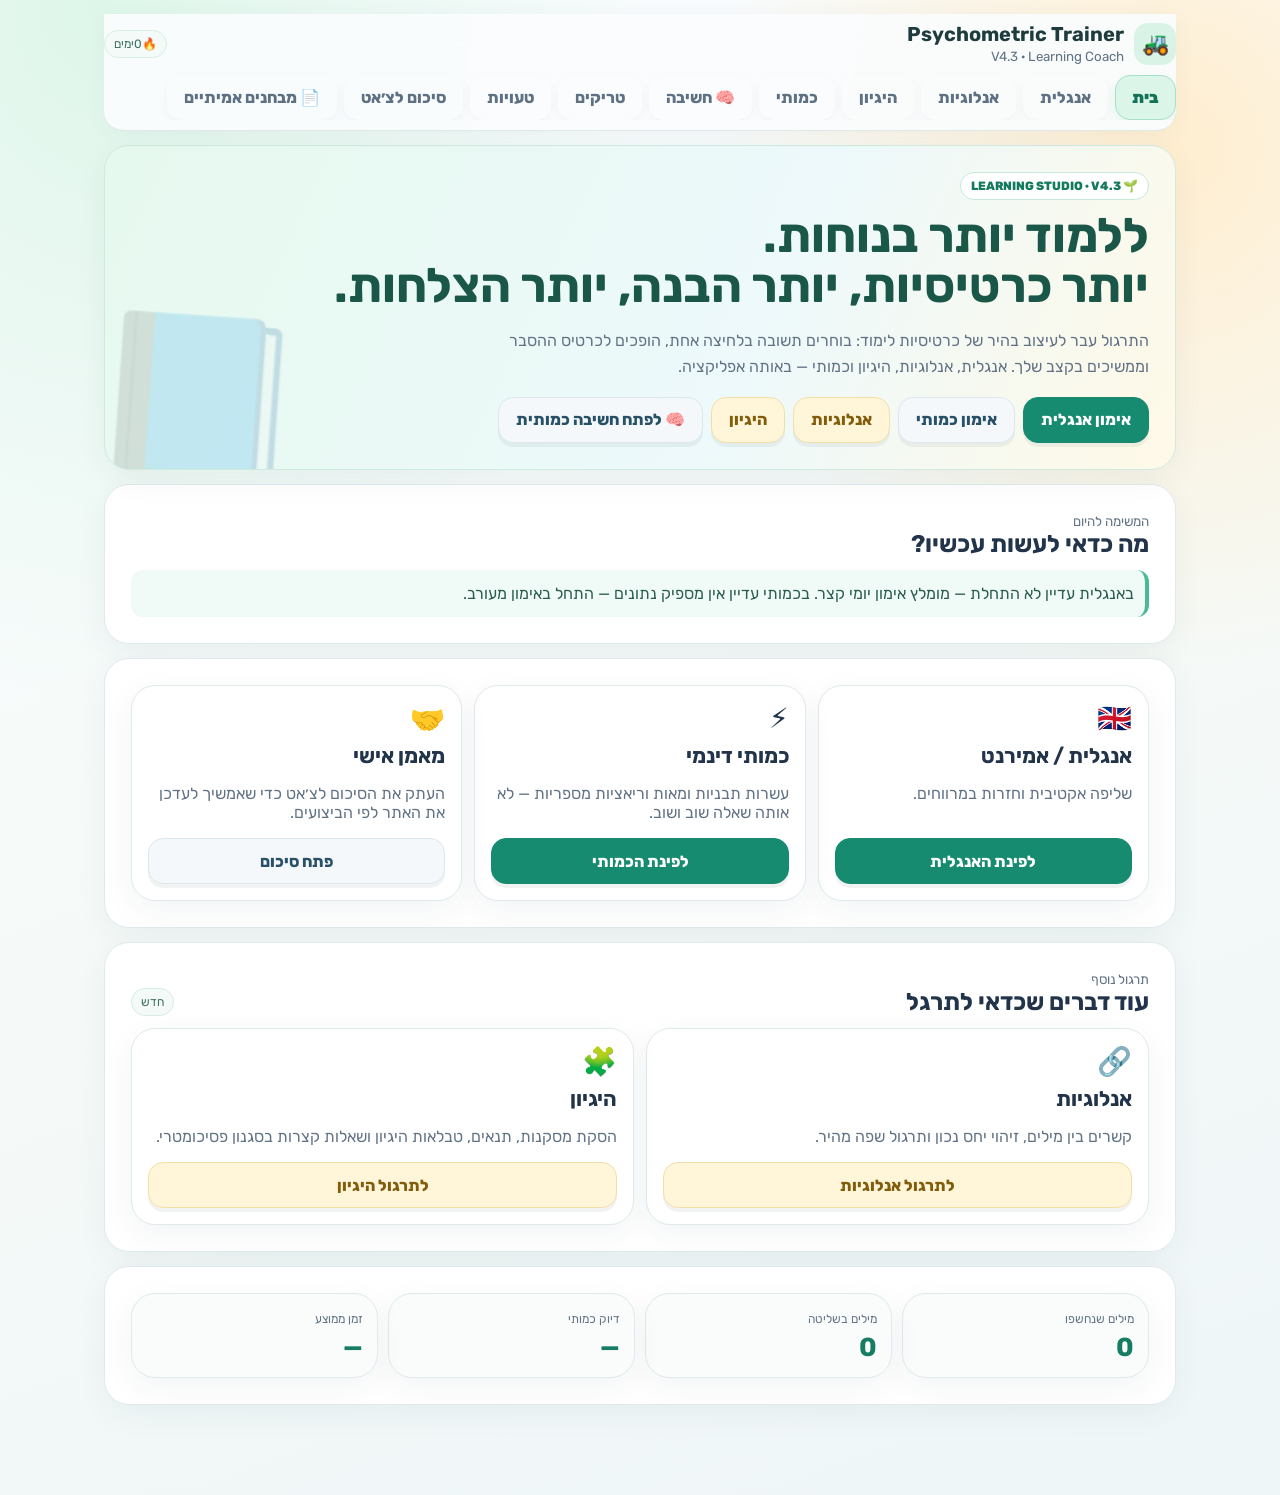
<file: index.html>
<!doctype html><html lang="he" dir="rtl"><head><meta charset="utf-8"><meta name="viewport" content="width=device-width,initial-scale=1"><meta name="theme-color" content="#f7fafc"><title>Psychometric Trainer V4.3</title><meta http-equiv="refresh" content="0; url=v43/"><script>location.replace("v43/");</script></head><body style="background:#f7fafc;color:#1e3c3e;font:18px system-ui,sans-serif;text-align:center;padding:48px">מעביר לאפליקציית הלמידה V4.3… <a href="v43/">למעבר ידני</a></body></html>
</file>
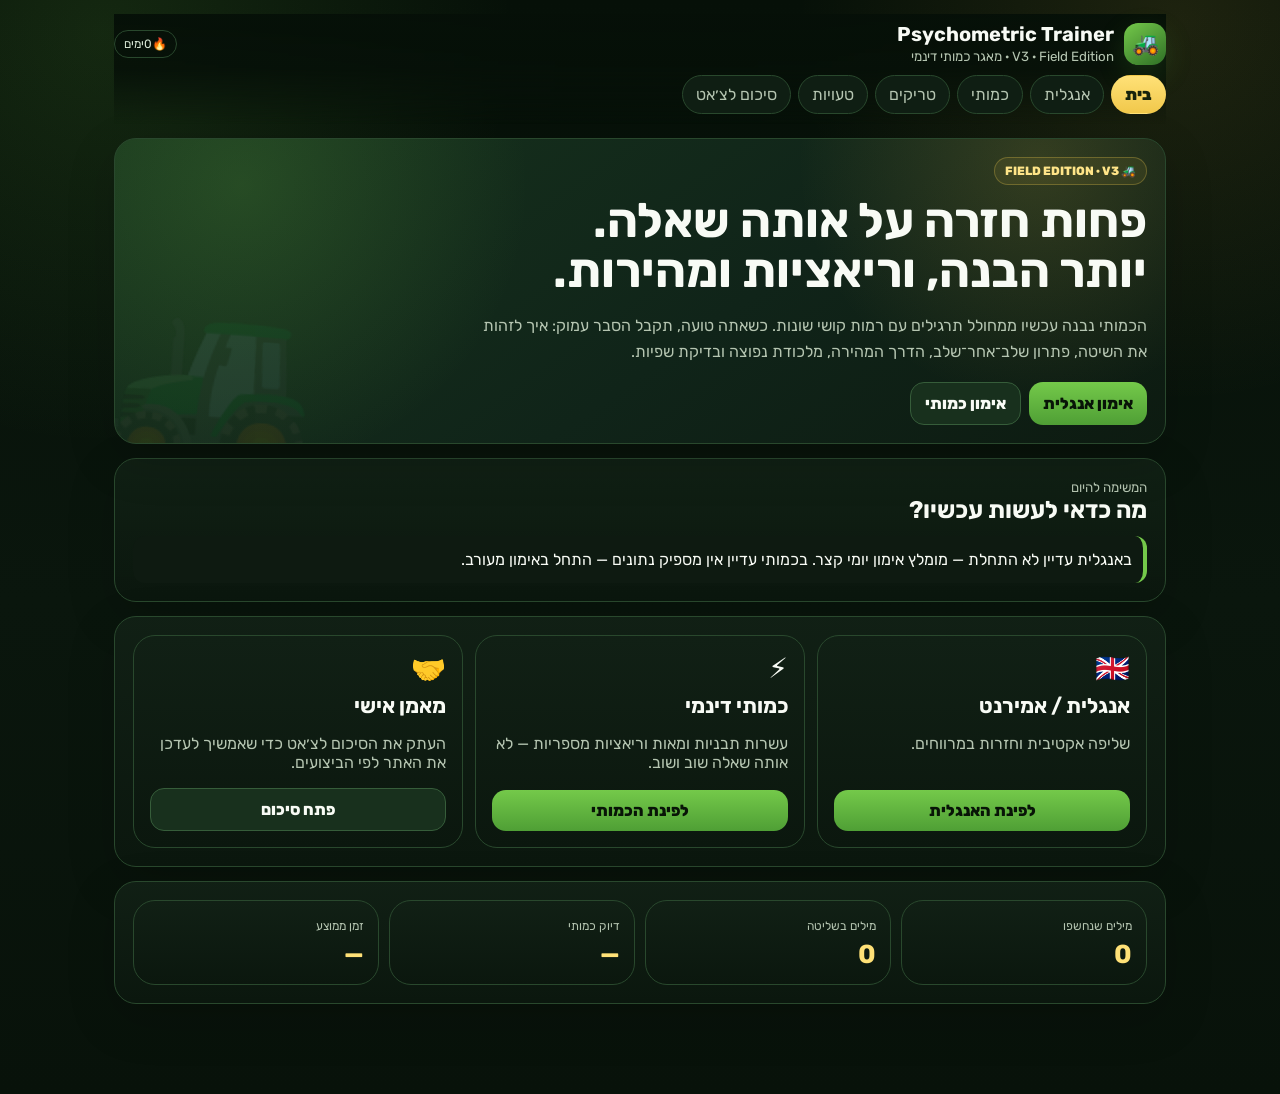
<file: v3/index.html>
<!doctype html>
<html lang="he" dir="rtl">
<head>
<meta charset="utf-8">
<meta name="viewport" content="width=device-width,initial-scale=1,viewport-fit=cover">
<meta name="theme-color" content="#071008">
<title>Psychometric Trainer V3</title>
<link rel="preconnect" href="https://fonts.googleapis.com">
<link rel="preconnect" href="https://fonts.gstatic.com" crossorigin>
<link href="https://fonts.googleapis.com/css2?family=Rubik:wght@400;500;700;800;900&display=swap" rel="stylesheet">
<link rel="stylesheet" href="style.css">
</head>
<body>
<div class="app">
<div class="top">
  <div class="brand">
    <div class="brandx"><div class="logo">🚜</div><div><h1>Psychometric Trainer</h1><small>V3 · Field Edition · מאגר כמותי דינמי</small></div></div>
    <span class="pill">🔥 <span id="streak">0</span> ימים</span>
  </div>
  <nav>
    <button class="nav active" data-v="home">בית</button>
    <button class="nav" data-v="eng">אנגלית</button>
    <button class="nav" data-v="quant">כמותי</button>
    <button class="nav" data-v="tricks">טריקים</button>
    <button class="nav" data-v="mistakes">טעויות</button>
    <button class="nav" data-v="coach">סיכום לצ׳אט</button>
  </nav>
</div>
<main>
<section id="home" class="view">
  <div class="panel hero"><div>
    <span class="ey">🚜 FIELD EDITION · V3</span>
    <h2>פחות חזרה על אותה שאלה.<br>יותר הבנה, וריאציות ומהירות.</h2>
    <p class="muted">הכמותי נבנה עכשיו ממחולל תרגילים עם רמות קושי שונות. כשאתה טועה, תקבל הסבר עמוק: איך לזהות את השיטה, פתרון שלב־אחר־שלב, הדרך המהירה, מלכודת נפוצה ובדיקת שפיות.</p>
    <div class="actions"><button class="btn primary" id="homeEng">אימון אנגלית</button><button class="btn secondary" id="homeQuant">אימון כמותי</button></div>
  </div></div>
  <div class="panel"><div class="section"><div><small>המשימה להיום</small><h2>מה כדאי לעשות עכשיו?</h2></div></div><div id="advice" class="note"></div></div>
  <div class="panel"><div class="three">
    <div class="card"><div><div class="ico">🇬🇧</div><h3>אנגלית / אמירנט</h3><p class="muted">שליפה אקטיבית וחזרות במרווחים.</p></div><button class="btn primary" data-go="eng">לפינת האנגלית</button></div>
    <div class="card"><div><div class="ico">⚡</div><h3>כמותי דינמי</h3><p class="muted">עשרות תבניות ומאות וריאציות מספריות — לא אותה שאלה שוב ושוב.</p></div><button class="btn primary" data-go="quant">לפינת הכמותי</button></div>
    <div class="card"><div><div class="ico">🤝</div><h3>מאמן אישי</h3><p class="muted">העתק את הסיכום לצ׳אט כדי שאמשיך לעדכן את האתר לפי הביצועים.</p></div><button class="btn secondary" data-go="coach">פתח סיכום</button></div>
  </div></div>
  <div class="panel"><div class="grid">
    <div class="stat"><span>מילים שנחשפו</span><b id="hs">0</b></div>
    <div class="stat"><span>מילים בשליטה</span><b id="hm">0</b></div>
    <div class="stat"><span>דיוק כמותי</span><b id="ha">—</b></div>
    <div class="stat"><span>זמן ממוצע</span><b id="ht">—</b></div>
  </div></div>
</section>

<section id="eng" class="view hidden">
  <div class="panel">
    <div class="section"><div><small>VOCAB WORKSHOP</small><h2>🇬🇧 פינת אנגלית</h2><span class="muted">שליפה לפני זיהוי. 3 מילים חדשות ביום.</span></div><span class="pill">Spaced repetition</span></div>
    <div class="two">
      <div class="card"><div><div class="ico">🧠</div><h3>אימון יומי</h3><p class="muted">חזרות שהגיע זמנן + מעט מילים חדשות.</p></div><button class="btn primary" id="engDaily">התחל</button></div>
      <div class="card"><div><div class="ico">⚡</div><h3>5 כרטיסים מהירים</h3><p class="muted">אימון קצר לשמירה על רצף.</p></div><button class="btn secondary" id="engQuick">התחל מהיר</button></div>
    </div>
    <div class="grid" style="margin-top:12px">
      <div class="stat"><span>מאגר</span><b id="eTotal">0</b></div><div class="stat"><span>לחזרה היום</span><b id="eDue">0</b></div><div class="stat"><span>בשליטה</span><b id="eMaster">0</b></div><div class="stat"><span>חזרות</span><b id="eRev">0</b></div>
    </div>
  </div>
  <div class="panel hidden" id="engSession">
    <div class="section"><h3>אימון אנגלית</h3><span class="pill" id="ecount"></span></div><div class="progress"><div class="fill" id="ebar"></div></div>
    <div id="ecard"><div class="flash" style="margin-top:12px">
      <div class="muted" id="eprompt"></div><div id="efront" class="word"></div>
      <div id="erecall" class="hidden" style="width:100%;max-width:450px;margin-top:14px"><input id="erecallInput" placeholder="הקלד באנגלית..." style="direction:ltr"><div class="actions"><button class="btn secondary" id="erecallCheck">בדוק שליפה</button></div></div>
      <div id="eanswer" class="answer hidden"><h3 id="emeaning"></h3><div id="eexample" class="note" style="direction:ltr;text-align:left"></div><p id="etrans" class="muted"></p></div>
    </div><div class="actions" id="erevealWrap"><button class="btn primary" id="ereveal" style="width:100%">הצג תשובה</button></div>
    <div class="rating hidden" id="erating"><button class="rate again" data-rate="again">😕 לא ידעתי</button><button class="rate hard" data-rate="hard">🤔 כמעט</button><button class="rate good" data-rate="good">✅ ידעתי</button></div></div>
    <div id="edone" class="hidden"><h3>סיימת 🎯</h3><p id="esummary" class="muted"></p></div>
  </div>
</section>

<section id="quant" class="view hidden">
  <div class="panel">
    <div class="section"><div><small>QUANT GARAGE · DYNAMIC BANK</small><h2>🔢 פינת כמותי</h2><span class="muted">כל אימון מייצר וריאציות חדשות. הרמה עולה בהדרגה לפי הביצועים שלך.</span></div><span class="timer" id="timer">00:00</span></div>
    <div class="chips" id="chips"></div>
    <div class="modes">
      <button class="mode" id="qTopic">🎯<strong>נושא ממוקד</strong><small>רק הנושא שבחרת, ברמות שונות.</small></button>
      <button class="mode" id="qMix">🔀<strong>אימון מעורב</strong><small>שאלות חדשות מכל הנושאים.</small></button>
      <button class="mode" id="qWeak">🛠️<strong>האזור החלש</strong><small>מתמקד אוטומטית בנושא שדורש עבודה.</small></button>
      <button class="mode" id="qSprint">⚡<strong>ספרינט 10</strong><small>קצב, גיוון ולחץ זמן.</small></button>
    </div>
  </div>
  <div class="panel hidden" id="qSession">
    <div class="section"><div><h3 id="qtitle">אימון כמותי</h3><span class="muted" id="qcount"></span></div><span class="pill" id="qbadge"></span></div>
    <div class="progress"><div class="fill" id="qbar"></div></div>
    <div id="qwrap"><div class="q">
      <div style="display:flex;justify-content:space-between;gap:8px;align-items:center"><span class="level" id="qlevel"></span><span class="why-badge" id="qmethod"></span></div>
      <div class="stem" id="qstem"></div><div id="qopts"></div>
      <div id="qex" class="ex hidden"></div><div id="qdeep" class="ex deep hidden"></div><div id="qfast" class="ex fast hidden"></div><div id="qtrap" class="ex trap hidden"></div><div id="qsanity" class="ex check hidden"></div>
    </div><div class="actions"><button class="btn primary" id="qcheck">בדוק תשובה</button><button class="btn secondary hidden" id="qnext">לשאלה הבאה</button></div></div>
    <div id="qdone" class="hidden"><h3>סיימת 🎯</h3><p id="qsummary" class="muted"></p><div class="actions"><button class="btn secondary" data-go="mistakes">מחברת טעויות</button><button class="btn primary" data-go="coach">סיכום לצ׳אט</button></div></div>
  </div>
</section>

<section id="tricks" class="view hidden"><div class="panel"><div class="section"><div><small>TOOLBOX</small><h2>🧠 דף הטריקים</h2></div><button class="btn secondary" id="trickQuiz">בחן אותי</button></div><div class="tricks" id="tricksGrid"></div></div></section>
<section id="mistakes" class="view hidden"><div class="panel"><h2>📓 מחברת טעויות</h2><p class="muted">כל טעות חדשה שומרת גם צילום של השאלה, כדי שתוכל לחזור אליה גם כשהשאלות נוצרות דינמית.</p><div id="mistakesList"></div></div></section>
<section id="coach" class="view hidden"><div class="panel"><h2>🤝 סיכום לצ׳אט</h2><p class="muted">כתוב הערה אישית, עדכן והעתק. הסיכום כולל עכשיו גם ביצועים לפי רמות קושי.</p><label>הערות שלך</label><textarea id="notes" placeholder="לדוגמה: ביחסים אני מבין את השיטה אבל איטי..."></textarea><label>סיכום אוטומטי</label><textarea id="summary" readonly style="min-height:350px"></textarea><div class="actions"><button class="btn primary" id="refreshSummary">עדכן סיכום</button><button class="btn secondary" id="copySummary">העתק</button></div></div></section>
</main></div><div class="toast" id="toast"></div>

<script src="base.js"></script>
<script src="q_percent_ratio.js"></script>
<script src="q_average_arithmetic.js"></script>
<script src="q_speed_work.js"></script>
<script src="q_fraction_algebra.js"></script>
<script src="app.js"></script>
</body></html>
</file>
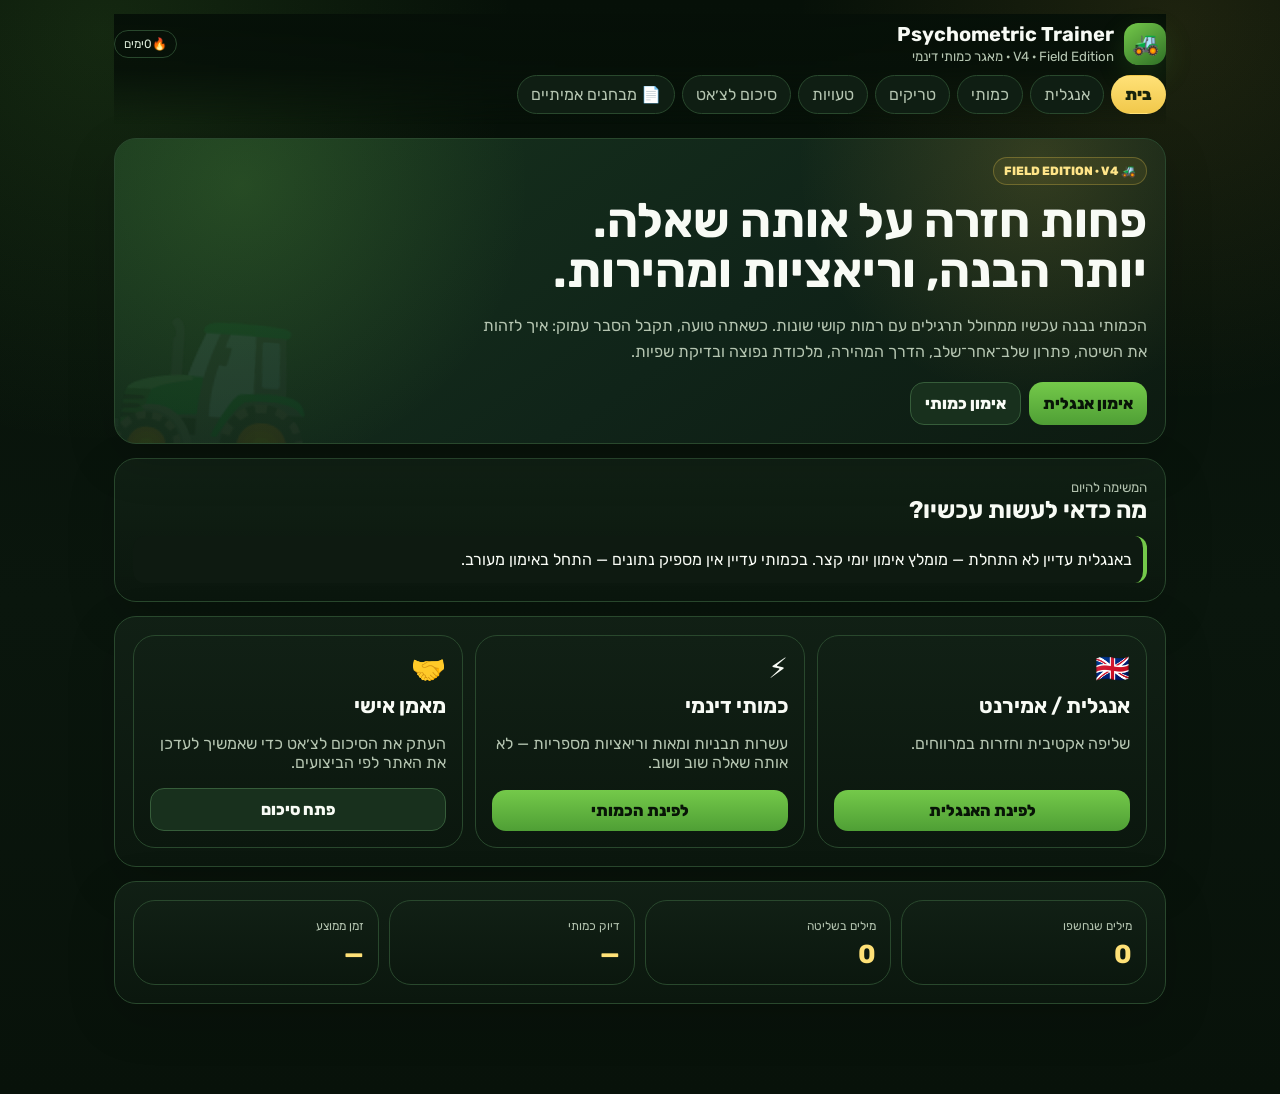
<file: v4/index.html>
<!doctype html>
<html lang="he" dir="rtl">
<head>
<meta charset="utf-8">
<meta name="viewport" content="width=device-width,initial-scale=1,viewport-fit=cover">
<meta name="theme-color" content="#071008">
<title>Psychometric Trainer V4</title>
<link rel="preconnect" href="https://fonts.googleapis.com">
<link rel="preconnect" href="https://fonts.gstatic.com" crossorigin>
<link href="https://fonts.googleapis.com/css2?family=Rubik:wght@400;500;700;800;900&display=swap" rel="stylesheet">
<link rel="stylesheet" href="../v3/style.css">
<link rel="stylesheet" href="v4.css">
</head>
<body>
<div class="app">
<div class="top">
  <div class="brand">
    <div class="brandx"><div class="logo">🚜</div><div><h1>Psychometric Trainer</h1><small>V4 · Field Edition · מאגר כמותי דינמי</small></div></div>
    <span class="pill">🔥 <span id="streak">0</span> ימים</span>
  </div>
  <nav>
    <button class="nav active" data-v="home">בית</button>
    <button class="nav" data-v="eng">אנגלית</button>
    <button class="nav" data-v="quant">כמותי</button>
    <button class="nav" data-v="tricks">טריקים</button>
    <button class="nav" data-v="mistakes">טעויות</button>
    <button class="nav" data-v="coach">סיכום לצ׳אט</button>
  </nav>
</div>
<main>
<section id="home" class="view">
  <div class="panel hero"><div>
    <span class="ey">🚜 FIELD EDITION · V4</span>
    <h2>פחות חזרה על אותה שאלה.<br>יותר הבנה, וריאציות ומהירות.</h2>
    <p class="muted">הכמותי נבנה עכשיו ממחולל תרגילים עם רמות קושי שונות. כשאתה טועה, תקבל הסבר עמוק: איך לזהות את השיטה, פתרון שלב־אחר־שלב, הדרך המהירה, מלכודת נפוצה ובדיקת שפיות.</p>
    <div class="actions"><button class="btn primary" id="homeEng">אימון אנגלית</button><button class="btn secondary" id="homeQuant">אימון כמותי</button></div>
  </div></div>
  <div class="panel"><div class="section"><div><small>המשימה להיום</small><h2>מה כדאי לעשות עכשיו?</h2></div></div><div id="advice" class="note"></div></div>
  <div class="panel"><div class="three">
    <div class="card"><div><div class="ico">🇬🇧</div><h3>אנגלית / אמירנט</h3><p class="muted">שליפה אקטיבית וחזרות במרווחים.</p></div><button class="btn primary" data-go="eng">לפינת האנגלית</button></div>
    <div class="card"><div><div class="ico">⚡</div><h3>כמותי דינמי</h3><p class="muted">עשרות תבניות ומאות וריאציות מספריות — לא אותה שאלה שוב ושוב.</p></div><button class="btn primary" data-go="quant">לפינת הכמותי</button></div>
    <div class="card"><div><div class="ico">🤝</div><h3>מאמן אישי</h3><p class="muted">העתק את הסיכום לצ׳אט כדי שאמשיך לעדכן את האתר לפי הביצועים.</p></div><button class="btn secondary" data-go="coach">פתח סיכום</button></div>
  </div></div>
  <div class="panel"><div class="grid">
    <div class="stat"><span>מילים שנחשפו</span><b id="hs">0</b></div>
    <div class="stat"><span>מילים בשליטה</span><b id="hm">0</b></div>
    <div class="stat"><span>דיוק כמותי</span><b id="ha">—</b></div>
    <div class="stat"><span>זמן ממוצע</span><b id="ht">—</b></div>
  </div></div>
</section>

<section id="eng" class="view hidden">
  <div class="panel">
    <div class="section"><div><small>VOCAB WORKSHOP</small><h2>🇬🇧 פינת אנגלית</h2><span class="muted">שליפה לפני זיהוי. 3 מילים חדשות ביום.</span></div><span class="pill">Spaced repetition</span></div>
    <div class="two">
      <div class="card"><div><div class="ico">🧠</div><h3>אימון יומי</h3><p class="muted">חזרות שהגיע זמנן + מעט מילים חדשות.</p></div><button class="btn primary" id="engDaily">התחל</button></div>
      <div class="card"><div><div class="ico">⚡</div><h3>5 כרטיסים מהירים</h3><p class="muted">אימון קצר לשמירה על רצף.</p></div><button class="btn secondary" id="engQuick">התחל מהיר</button></div>
    </div>
    <div class="grid" style="margin-top:12px">
      <div class="stat"><span>מאגר</span><b id="eTotal">0</b></div><div class="stat"><span>לחזרה היום</span><b id="eDue">0</b></div><div class="stat"><span>בשליטה</span><b id="eMaster">0</b></div><div class="stat"><span>חזרות</span><b id="eRev">0</b></div>
    </div>
  </div>
  <div class="panel hidden" id="engSession">
    <div class="section"><h3>אימון אנגלית</h3><span class="pill" id="ecount"></span></div><div class="progress"><div class="fill" id="ebar"></div></div>
    <div id="ecard"><div class="flash" style="margin-top:12px">
      <div class="muted" id="eprompt"></div><div id="efront" class="word"></div>
      <div id="erecall" class="hidden" style="width:100%;max-width:450px;margin-top:14px"><input id="erecallInput" placeholder="הקלד באנגלית..." style="direction:ltr"><div class="actions"><button class="btn secondary" id="erecallCheck">בדוק שליפה</button></div></div>
      <div id="eanswer" class="answer hidden"><h3 id="emeaning"></h3><div id="eexample" class="note" style="direction:ltr;text-align:left"></div><p id="etrans" class="muted"></p></div>
    </div><div class="actions" id="erevealWrap"><button class="btn primary" id="ereveal" style="width:100%">הצג תשובה</button></div>
    <div class="rating hidden" id="erating"><button class="rate again" data-rate="again">😕 לא ידעתי</button><button class="rate hard" data-rate="hard">🤔 כמעט</button><button class="rate good" data-rate="good">✅ ידעתי</button></div></div>
    <div id="edone" class="hidden"><h3>סיימת 🎯</h3><p id="esummary" class="muted"></p></div>
  </div>
</section>

<section id="quant" class="view hidden">
  <div class="panel">
    <div class="section"><div><small>QUANT GARAGE · DYNAMIC BANK</small><h2>🔢 פינת כמותי</h2><span class="muted">כל אימון מייצר וריאציות חדשות. הרמה עולה בהדרגה לפי הביצועים שלך.</span></div><span class="timer" id="timer">00:00</span></div>
    <div class="chips" id="chips"></div>
    <div class="modes">
      <button class="mode" id="qTopic">🎯<strong>נושא ממוקד</strong><small>רק הנושא שבחרת, ברמות שונות.</small></button>
      <button class="mode" id="qMix">🔀<strong>אימון מעורב</strong><small>שאלות חדשות מכל הנושאים.</small></button>
      <button class="mode" id="qWeak">🛠️<strong>האזור החלש</strong><small>מתמקד אוטומטית בנושא שדורש עבודה.</small></button>
      <button class="mode" id="qSprint">⚡<strong>ספרינט 10</strong><small>קצב, גיוון ולחץ זמן.</small></button>
    </div>
  </div>
  <div class="panel hidden" id="qSession">
    <div class="section"><div><h3 id="qtitle">אימון כמותי</h3><span class="muted" id="qcount"></span></div><span class="pill" id="qbadge"></span></div>
    <div class="progress"><div class="fill" id="qbar"></div></div>
    <div id="qwrap"><div class="q">
      <div style="display:flex;justify-content:space-between;gap:8px;align-items:center"><span class="level" id="qlevel"></span><span class="why-badge" id="qmethod"></span></div>
      <div class="stem" id="qstem"></div><div id="qopts"></div>
      <div id="qex" class="ex hidden"></div><div id="qdeep" class="ex deep hidden"></div><div id="qfast" class="ex fast hidden"></div><div id="qtrap" class="ex trap hidden"></div><div id="qsanity" class="ex check hidden"></div>
    </div><div class="actions"><button class="btn primary" id="qcheck">בדוק תשובה</button><button class="btn secondary hidden" id="qnext">לשאלה הבאה</button></div></div>
    <div id="qdone" class="hidden"><h3>סיימת 🎯</h3><p id="qsummary" class="muted"></p><div class="actions"><button class="btn secondary" data-go="mistakes">מחברת טעויות</button><button class="btn primary" data-go="coach">סיכום לצ׳אט</button></div></div>
  </div>
</section>

<section id="tricks" class="view hidden"><div class="panel"><div class="section"><div><small>TOOLBOX</small><h2>🧠 דף הטריקים</h2></div><button class="btn secondary" id="trickQuiz">בחן אותי</button></div><div class="tricks" id="tricksGrid"></div></div></section>
<section id="mistakes" class="view hidden"><div class="panel"><h2>📓 מחברת טעויות</h2><p class="muted">כל טעות חדשה שומרת גם צילום של השאלה, כדי שתוכל לחזור אליה גם כשהשאלות נוצרות דינמית.</p><div id="mistakesList"></div></div></section>
<section id="coach" class="view hidden"><div class="panel"><h2>🤝 סיכום לצ׳אט</h2><p class="muted">כתוב הערה אישית, עדכן והעתק. הסיכום כולל עכשיו גם ביצועים לפי רמות קושי.</p><label>הערות שלך</label><textarea id="notes" placeholder="לדוגמה: ביחסים אני מבין את השיטה אבל איטי..."></textarea><label>סיכום אוטומטי</label><textarea id="summary" readonly style="min-height:350px"></textarea><div class="actions"><button class="btn primary" id="refreshSummary">עדכן סיכום</button><button class="btn secondary" id="copySummary">העתק</button></div></div></section>
</main></div><div class="toast" id="toast"></div>

<script src="../v3/base.js"></script>
<script src="../v3/q_percent_ratio.js"></script>
<script src="../v3/q_average_arithmetic.js"></script>
<script src="../v3/q_speed_work.js"></script>
<script src="../v3/q_fraction_algebra.js"></script>
<script src="v4_questions.js"></script>
<script src="../v3/app.js"></script>
<script src="v4_app.js"></script>
</body></html>
</file>
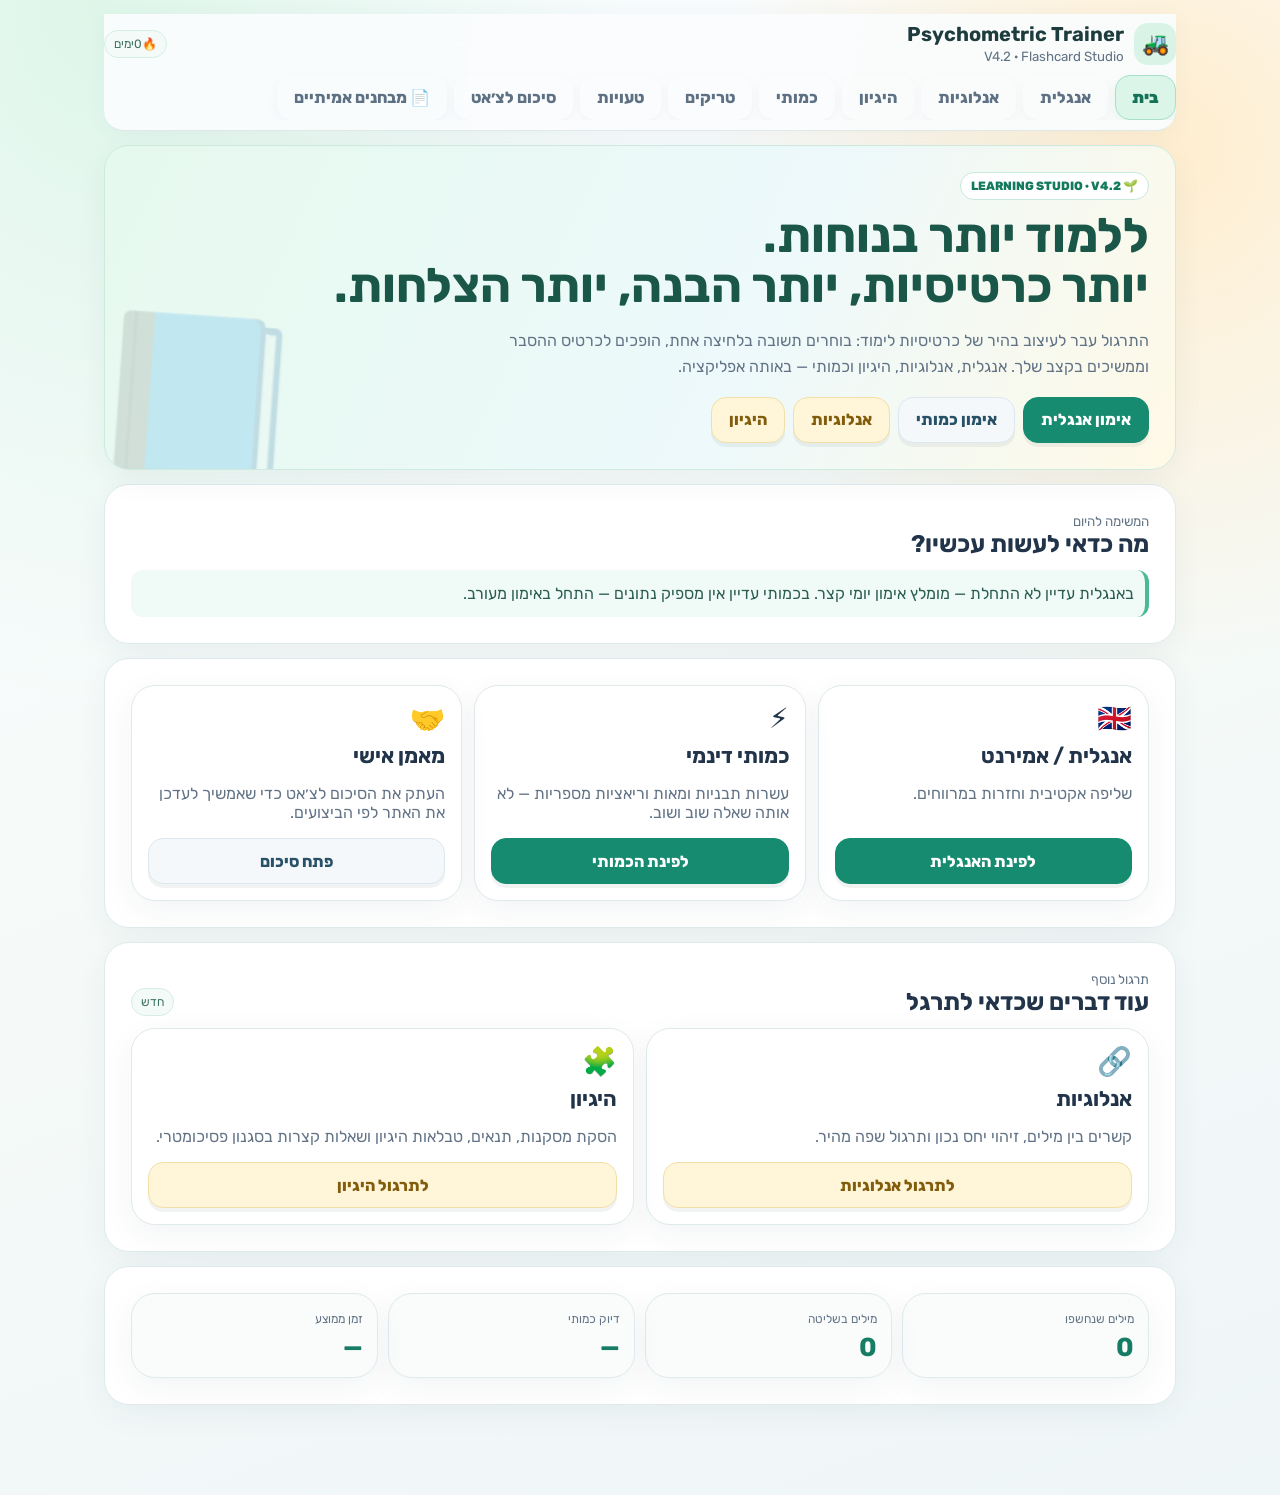
<file: v42/index.html>
<!doctype html>
<html lang="he" dir="rtl">
<head>
<meta charset="utf-8">
<meta name="viewport" content="width=device-width,initial-scale=1,viewport-fit=cover">
<meta name="theme-color" content="#f6f8fc">
<title>Psychometric Trainer V4.2 | Flashcards</title>
<link rel="preconnect" href="https://fonts.googleapis.com">
<link rel="preconnect" href="https://fonts.gstatic.com" crossorigin>
<link href="https://fonts.googleapis.com/css2?family=Rubik:wght@400;500;700;800;900&display=swap" rel="stylesheet">
<style>
:root{--bg:#071008;--p:#112015;--p2:#172a1b;--t:#f8fbf5;--m:#b5c5b1;--line:#29482d;--g:#4f9f35;--gb:#74c94a;--y:#f1c84b;--yb:#ffe177;--r:#ff858f;--rad:22px}
*{box-sizing:border-box}html{scroll-behavior:smooth}body{margin:0;min-height:100vh;color:var(--t);font-family:Rubik,system-ui,-apple-system,"Segoe UI",Arial,sans-serif;background:radial-gradient(circle at 8% 3%,rgba(116,201,74,.13),transparent 26%),radial-gradient(circle at 92% 2%,rgba(241,200,75,.1),transparent 24%),linear-gradient(180deg,#061008,#0a160d 55%,#08120a)}
button,input,textarea,select{font:inherit}.app{max-width:1080px;margin:auto;padding:14px 14px 90px}.top{position:sticky;top:0;z-index:20;padding:8px 0 10px;background:linear-gradient(180deg,rgba(6,16,8,.97),rgba(6,16,8,.88),transparent);backdrop-filter:blur(18px)}
.brand{display:flex;justify-content:space-between;align-items:center;gap:12px}.brandx{display:flex;gap:10px;align-items:center}.logo{width:42px;height:42px;border-radius:14px;display:grid;place-items:center;background:linear-gradient(145deg,var(--gb),#2f6f26);font-size:22px;box-shadow:0 10px 28px rgba(79,159,53,.2)}.brand h1{font-size:20px;margin:0}.muted,small{color:var(--m)}
nav{display:flex;gap:7px;overflow:auto;padding-top:10px;scrollbar-width:none}nav::-webkit-scrollbar{display:none}.nav{white-space:nowrap;border:1px solid var(--line);background:#0f1e13;color:var(--m);padding:9px 13px;border-radius:999px;cursor:pointer}.nav.active{background:linear-gradient(var(--yb),var(--y));color:#18240c;border-color:transparent;font-weight:900}
.panel,.card,.stat,.q,.trick{border:1px solid var(--line);background:linear-gradient(180deg,rgba(17,32,21,.97),rgba(11,23,14,.98));border-radius:var(--rad)}.panel{padding:18px;margin-top:14px;box-shadow:0 16px 48px rgba(0,0,0,.17)}
.hero{min-height:270px;display:flex;align-items:center;position:relative;overflow:hidden;background:radial-gradient(circle at 12% 15%,rgba(116,201,74,.18),transparent 30%),radial-gradient(circle at 88% 7%,rgba(241,200,75,.16),transparent 25%),linear-gradient(145deg,#17331d,#102419 58%,#0d1b11)}.hero:after{content:'🚜';position:absolute;left:-20px;bottom:-48px;font-size:180px;opacity:.08;transform:rotate(4deg)}.hero h2{font-size:clamp(30px,5vw,48px);line-height:1.05;margin:0 0 12px}.hero p{max-width:680px;line-height:1.65}.ey{display:inline-flex;padding:6px 10px;border:1px solid rgba(241,200,75,.28);background:rgba(241,200,75,.08);border-radius:999px;color:#ffe588;font-size:12px;font-weight:800;margin-bottom:11px}
.grid{display:grid;grid-template-columns:repeat(4,1fr);gap:10px}.two{display:grid;grid-template-columns:repeat(2,1fr);gap:12px}.three{display:grid;grid-template-columns:repeat(3,1fr);gap:12px}.card{padding:16px;min-height:180px;display:flex;flex-direction:column;justify-content:space-between}.card h3{font-size:21px;margin:8px 0}.ico{font-size:28px}.stat{padding:14px}.stat span{font-size:12px;color:var(--m)}.stat b{display:block;font-size:26px;color:var(--yb);margin-top:5px}
.actions{display:flex;gap:8px;flex-wrap:wrap;margin-top:12px}.btn{border-radius:14px;padding:11px 14px;font-weight:800;cursor:pointer;transition:.15s}.btn:hover{transform:translateY(-1px)}.primary{background:linear-gradient(var(--gb),var(--g));color:#081407;border:0}.secondary{background:#18301d;color:var(--t);border:1px solid #365d3a}.danger{background:#3b1a25;color:#ffdce1;border:1px solid #733545}
.hidden{display:none!important}.pill{display:inline-flex;border:1px solid var(--line);padding:6px 9px;border-radius:999px;font-size:12px;color:#d9e8d6}.section{display:flex;justify-content:space-between;align-items:end;gap:10px;margin-bottom:12px}.section h2{margin:0}.progress{height:10px;border:1px solid var(--line);background:#071108;border-radius:999px;overflow:hidden}.fill{height:100%;background:linear-gradient(90deg,var(--y),var(--gb));width:0;transition:.35s}
.flash{min-height:330px;display:flex;flex-direction:column;justify-content:center;align-items:center;text-align:center;padding:24px;border:1px solid #355b39;border-radius:26px;background:radial-gradient(circle at 50% 0%,rgba(241,200,75,.12),transparent 30%),linear-gradient(#17331f,#0e1e13)}.flash .word{direction:ltr;font-size:40px;font-weight:900;color:#fff1a9}.flash .he{font-size:29px;font-weight:800}.answer{width:100%;margin-top:17px;padding-top:15px;border-top:1px solid var(--line)}.rating{display:grid;grid-template-columns:repeat(3,1fr);gap:8px;margin-top:10px}.rate{padding:11px;border-radius:14px;border:1px solid var(--line);color:var(--t);font-weight:800;cursor:pointer}.again{background:#2a1720}.hard{background:#302914}.good{background:#153126}
.chips{display:flex;flex-wrap:wrap;gap:6px}.chip{padding:8px 10px;border-radius:999px;border:1px solid var(--line);background:#112116;color:#dcebd8;font-weight:700;cursor:pointer}.chip.active{background:linear-gradient(var(--yb),var(--y));color:#25320e}.modes{display:grid;grid-template-columns:repeat(4,1fr);gap:9px;margin-top:12px}.mode{padding:13px;border:1px solid var(--line);border-radius:17px;background:linear-gradient(160deg,#132619,#0d1a10);color:var(--t);text-align:right;cursor:pointer}.mode strong{display:block;margin:7px 0 3px}.mode small{line-height:1.4}
.q{padding:16px;margin-top:12px}.stem{font-size:19px;font-weight:800;line-height:1.6;margin-bottom:10px}.opt{display:flex;gap:8px;padding:10px;border:1px solid #2b4b30;border-radius:13px;background:#0d1b10;margin:7px 0;cursor:pointer}.opt.ok{border-color:#74d17a;background:#17351f}.opt.bad{border-color:#a64d58;background:#301a21}.ex{margin-top:10px;border-right:4px solid var(--y);background:#0b170e;padding:12px;border-radius:12px;line-height:1.7}.fast{border-right-color:var(--gb)}.deep{border-right-color:#78a8ff;background:#0c1722}.trap{border-right-color:var(--r);background:#201117}.check{border-right-color:#bda2ff;background:#171323}.ex h4{margin:0 0 7px}.steps{margin:7px 0;padding-right:20px}.steps li{margin:6px 0}.timer{font-size:27px;font-weight:900;color:var(--yb);direction:ltr}
.tricks{display:grid;grid-template-columns:repeat(2,1fr);gap:10px}.trick{padding:15px}.trick h3{margin:0 0 8px}.formula{direction:ltr;text-align:center;background:#0e1d12;border:1px dashed #4e7f52;padding:9px;border-radius:11px;margin:7px 0;color:#fff5c2;font-weight:800}
textarea,input,select{width:100%;background:#0a170d;color:var(--t);border:1px solid var(--line);border-radius:13px;padding:11px}textarea{min-height:150px}.note{border-right:4px solid var(--gb);background:#0e1a11;border-radius:12px;padding:11px;line-height:1.6}.toast{position:fixed;left:50%;bottom:22px;transform:translateX(-50%);display:none;background:#f5ffd7;color:#1d2d0d;border-radius:999px;padding:10px 15px;font-weight:800;z-index:50}.level{font-size:12px;color:#ffe588;font-weight:800}.why-badge{font-size:12px;padding:5px 8px;border-radius:999px;background:#182b1c;color:#d7ebd2;border:1px solid #2f5134}.new-badge{font-size:11px;padding:4px 7px;border-radius:999px;background:rgba(241,200,75,.12);color:#ffe588;border:1px solid rgba(241,200,75,.25)}
@media(max-width:800px){.grid{grid-template-columns:repeat(2,1fr)}.three,.two,.tricks{grid-template-columns:1fr}.modes{grid-template-columns:repeat(2,1fr)}}@media(max-width:480px){.modes{grid-template-columns:1fr}.rating{grid-template-columns:1fr}.hero{min-height:300px}.hero h2{font-size:35px}}

/* V4 teaching-first design additions */
.v4-difficulty{margin-top:13px;padding:13px;border:1px solid rgba(241,200,75,.27);border-radius:16px;background:rgba(241,200,75,.045);display:flex;justify-content:space-between;align-items:center;flex-wrap:wrap;gap:11px}
.v4-difficulty small{display:block;line-height:1.6;color:var(--m);margin-top:5px}.v4-switch{display:flex;flex-wrap:wrap;gap:7px}
.v4-link{display:inline-block;text-decoration:none;text-align:center;max-width:max-content}
.v4-form{display:grid;grid-template-columns:repeat(4,minmax(0,1fr));gap:10px}.v4-form label{font-size:13px;color:var(--m)}.v4-form select,.v4-form input{margin-top:5px}
.v4-log{margin-top:15px}.v4-log-row{padding:12px 0;border-bottom:1px solid var(--line);line-height:1.7}.v4-log-row small{color:var(--m)}
.v4-error-card{margin-bottom:12px}.v4-error-card details{border:1px solid #385b3f;border-radius:12px;background:#102116;padding:11px;margin:12px 0}.v4-error-card details summary{cursor:pointer;font-weight:800;color:#ffe88e}.v4-error-card details[open] summary{margin-bottom:12px}.v4-stem{margin:14px 0 8px;font-size:17px;line-height:1.6}.v4-correct{padding:7px 10px;border-radius:10px;background:rgba(116,201,74,.09);border:1px solid #2e6233}.v4-own-note{display:block;margin:10px 0}.v4-own-note textarea{display:block;margin-top:6px;min-height:68px}
.v4-rule{margin:8px 0;padding:10px;border-radius:9px;background:rgba(116,201,74,.09);line-height:1.7}.why-badge.revealed{background:rgba(116,201,74,.14);border-color:#4f8e4e}.ex h4{margin:0 0 9px;font-size:16px;color:#ffe88d}.ex p{margin:5px 0 12px;line-height:1.8}.ex.deep{border-right-color:#88a8ff}.ex.trap{border-right-color:#ff8c91}.ex.check{border-right-color:#8bddb3}.steps{padding-right:25px;margin:10px 0;line-height:1.85}.steps li{padding-right:3px;margin-bottom:11px}.v4-fade{animation:v4pop .27s ease both}@keyframes v4pop{from{opacity:.25;transform:translateY(10px)}to{opacity:1;transform:none}}
@media(max-width:750px){.v4-form{grid-template-columns:repeat(2,minmax(0,1fr))}.v4-difficulty{align-items:stretch}}
@media(max-width:450px){.v4-form{grid-template-columns:1fr}}
@media(prefers-reduced-motion:reduce){.v4-fade{animation:none}}
/* Prevent decorative tractor from intercepting button taps (V3 regression). */
.hero::after,.panel::before{pointer-events:none!important}
.hero>.actions,.hero button,.hero a{position:relative;z-index:2}

/* V4.1 light learning theme */
:root{--bg:#f6f8fc;--p:#ffffff;--p2:#eef4ff;--t:#172033;--m:#61708a;--line:#dce5f2;--g:#5b8def;--gb:#7ab2ff;--y:#ffd76a;--yb:#fff1b8;--r:#ff9aa7;--rad:22px}
body{background:radial-gradient(circle at 10% 0%,rgba(122,178,255,.32),transparent 28%),radial-gradient(circle at 100% 5%,rgba(255,215,106,.25),transparent 24%),linear-gradient(180deg,#f8fbff,#f4f7fb 60%,#eef3fb);color:var(--t)}
.top{background:linear-gradient(180deg,rgba(248,251,255,.95),rgba(248,251,255,.9),rgba(248,251,255,.55));border-bottom:1px solid rgba(220,229,242,.75)}
.logo{background:linear-gradient(145deg,#8dc2ff,#6f8dff);box-shadow:0 10px 24px rgba(91,141,239,.18)}
.muted,small{color:var(--m)}
.nav{background:#ffffff;color:#50617f;border-color:#dbe6f5;box-shadow:0 4px 12px rgba(27,39,94,.04)}
.nav.active{background:linear-gradient(180deg,#e8f1ff,#dce9ff);color:#264677;border-color:#b8cdf6}
.panel,.card,.stat,.q,.trick{background:linear-gradient(180deg,#ffffff,#fbfdff);border-color:#dce5f2;box-shadow:0 14px 32px rgba(42,65,116,.07)}
.hero{background:radial-gradient(circle at 12% 15%,rgba(122,178,255,.30),transparent 32%),radial-gradient(circle at 88% 7%,rgba(255,215,106,.26),transparent 25%),linear-gradient(145deg,#ffffff,#eef5ff 65%,#fefcff)}
.hero:after{content:'📚';opacity:.12}
.hero h2{color:#1c2b48}.ey{background:rgba(91,141,239,.09);color:#355da2;border-color:rgba(91,141,239,.16)}
.btn{box-shadow:0 8px 18px rgba(43,79,160,.08)}
.primary{background:linear-gradient(180deg,#7bb3ff,#5b8def);color:#fff}
.secondary{background:#fff;color:#35538a;border:1px solid #cfdcf4}
.soft{background:linear-gradient(180deg,#fff8df,#ffefb4);color:#7e6111;border:1px solid #f2df9a}
.pill{background:#f6f9ff;color:#50617f;border-color:#dbe5f3}
.progress{background:#edf2fb;border-color:#d9e4f4}.fill{background:linear-gradient(90deg,#7ab2ff,#89d2c7)}
.flash{background:radial-gradient(circle at 50% 0%,rgba(122,178,255,.16),transparent 30%),linear-gradient(180deg,#ffffff,#f3f8ff);border-color:#dce6f5}.flash .word{color:#35538a}.flash .he{color:#1d2b46}
.rate{color:#24334f;border-color:#dde6f4}.again{background:#fff3f5}.hard{background:#fff9ec}.good{background:#eefaf3}
.chip,.mode{background:#fff;color:#24334f;border-color:#dae4f2}.chip.active{background:linear-gradient(180deg,#e9f1ff,#dceaff);color:#294a7b;border-color:#bad0f6}
.opt{background:#f9fbff;border-color:#dce5f2;color:#24334f}.opt.ok{background:#eefaf3;border-color:#9dd7b2}.opt.bad{background:#fff1f3;border-color:#f2b0ba}
.ex{background:#fffaf0;border-right-color:#ffd76a;color:#24334f}.deep{background:#f1f6ff;border-right-color:#8cb5ff}.trap{background:#fff2f4;border-right-color:#ff9aa7}.check{background:#eefaf3;border-right-color:#89d2c7}
textarea,input,select{background:#fff;color:#1d2b46;border-color:#dbe5f3}.note{background:#f5f9ff;border-right-color:#7ab2ff}
.timer,.level{color:#355da2}.why-badge{background:#eef4ff;color:#34558d;border-color:#ccdaf6}.new-badge{background:#fff7d8;color:#8d6b00;border-color:#f0de99}
.play-panel{background:linear-gradient(180deg,#fefeff,#f6f9ff)}
.lite-card{background:linear-gradient(180deg,#ffffff,#f8fbff)}
@media(max-width:800px){.top{backdrop-filter:blur(12px)}}

/* Psychometric Trainer 4.2 — bright flashcards and tappable controls */
:root{--bg:#f7fafc;--p:#fff;--p2:#f1f7f5;--t:#223449;--m:#627386;--line:#e1e9ed;--g:#168a6d;--gb:#25aa85;--y:#ffd873;--yb:#fff3c9;--r:#ee8b90;--rad:24px}
html{scroll-behavior:smooth}body{background:radial-gradient(ellipse at 8% 0%,#def6e9 0,transparent 33%),radial-gradient(ellipse at 92% 10%,#ffeed0 0,transparent 28%),linear-gradient(160deg,#f9fcff,#f5faf8 52%,#eff6f8);color:var(--t)}
.app{max-width:1100px}.top{background:rgba(250,252,253,.94);border-bottom:1px solid #dfe9e8;box-shadow:0 5px 25px rgba(38,74,85,.045);border-radius:0 0 20px 20px}.logo{background:#d9f4e6;box-shadow:none;filter:none}
.brand h1{color:#1e3c3e}.nav{border-radius:15px;background:transparent;border:1px solid transparent;color:#5e7083;min-height:45px;padding:11px 16px;transition:background .2s,border-color .2s,transform .2s,box-shadow .2s}.nav:hover{background:#eef8f4;border-color:#c3e9da;transform:translateY(-2px)}.nav.active{background:#dcf5e9;color:#137257;border:1px solid #a7dfca;box-shadow:0 4px 12px rgba(21,141,104,.09)}
.panel,.card,.stat,.q,.trick{background:#fff;border-color:#e0eaed;box-shadow:0 9px 32px rgba(25,58,79,.055)}.panel{padding:clamp(16px,2.5vw,26px);border-radius:25px}.hero{background:linear-gradient(115deg,#e6f9ee,#edf9fb 60%,#fff9e7);border-color:#cfebdf;min-height:265px}.hero:after{content:'📘';opacity:.17;pointer-events:none}.hero h2{color:#1b5748}.ey{background:#fff;color:#147a5d;border:1px solid #c6e9dc}.muted,small{color:var(--m)}
.btn,.mode,.chip,.nav,.rate,.answer-choice{font-weight:750;cursor:pointer;touch-action:manipulation;-webkit-tap-highlight-color:transparent}.btn{min-height:46px;display:inline-flex;align-items:center;justify-content:center;gap:8px;padding:12px 17px;border-radius:15px;border:1px solid transparent;box-shadow:0 4px 0 rgba(17,54,62,.06);transition:transform .15s ease,background .15s ease,box-shadow .15s ease,color .15s ease}.btn.primary{background:#168b70;color:#fff;border-color:#168b70}.btn.secondary{background:#f4f8fb;color:#285167;border-color:#dce7ef}.btn.soft{background:#fff5d9;color:#815d0b;border-color:#f2dfa8}.btn.danger{background:#ffeef0;color:#943a4d;border-color:#f2bdc5}.btn:hover,.mode:hover,.chip:hover{transform:translateY(-2px);box-shadow:0 9px 21px rgba(34,83,85,.13)}.btn:active,.mode:active,.chip:active,.answer-choice:active{transform:scale(.98);box-shadow:none}
button:focus-visible,a:focus-visible,input:focus-visible,textarea:focus-visible{outline:3px solid #63b9ff;outline-offset:3px}
.mode{min-height:126px;background:#f8fcfa;border:1px solid #dbece6;border-radius:20px;color:#274458;padding:17px;text-align:right;transition:transform .18s ease,box-shadow .18s ease}.mode strong{font-size:16px}.mode small{color:#668092}.chip{min-height:40px;background:#f4f9fa;color:#395b65;border:1px solid #d7e8e7;border-radius:13px}.chip.active{background:#dcf4e9;color:#156c55;border-color:#bce5d3}.pill{background:#f4faf7;color:#3c7160;border-color:#d6eee2}.stat{background:#f9fcfb}.stat b{color:#167c63}.progress{background:#e9f2ef;border-color:#d1e7df}.fill{background:linear-gradient(90deg,#24a883,#86d6a9)}
.flash{background:linear-gradient(145deg,#ffffff,#f1faf6);border:1px solid #d9ede6;box-shadow:0 18px 36px rgba(24,93,77,.055)}.flash .word{color:#206b59}.flash .he{color:#294959}.rate{color:#244353;border-radius:16px;min-height:48px}.again{background:#fff0f2}.hard{background:#fff7dc}.good{background:#e8f8ef}
.q{background:#fff;box-shadow:0 14px 30px rgba(30,71,88,.055);border:1px solid #d7e8e5;border-radius:22px}.stem{color:#264557}.opt{background:#f9fcfc;color:#294557;border:1px solid #e1ecee;border-radius:15px;min-height:54px;align-items:center;gap:13px;transition:background .15s,border .15s}.opt:hover{background:#edf8f4;border-color:#a5dac6}.opt.ok{background:#e5f9ec;border-color:#74c29e}.opt.bad{background:#fff0f1;border-color:#edafb6}
input[type="radio"],input[type="checkbox"]{width:19px!important;min-width:19px!important;max-width:19px!important;flex:0 0 19px;margin:0;accent-color:#198c70;padding:0!important;box-shadow:none!important}input[type="number"]{width:100%}.ex{background:#fffaf0;color:#354e5d;border-right:4px solid #e5b851;border-radius:15px}.ex h4{color:#48625f}.ex.deep{background:#f1f7ff}.ex.trap{background:#fff3f3}.ex.check{background:#eef9f2}.formula{background:#eaf8f2;color:#1b604c;border-color:#b8e1cc}textarea,input,select{background:#fff;color:#233e4b;border-color:#d8e6e8;border-radius:14px}.note{background:#f0faf6;border-right:4px solid #49ba91;color:#2c5d53}.timer,.level{color:#23735c}.why-badge{background:#f0f8ff;color:#3b6883;border-color:#d5e5f0}.v4-difficulty{background:#fbf8ef;border-color:#f0e7cd}.v4-rule{background:#edfaf3}.v4-error-card details{background:#f2f9f5;border-color:#d1e9db}.v4-error-card details summary{color:#285b48}.v4-correct{background:#eaf8ef}
/* Home study path */
.study-extras{display:grid;grid-template-columns:repeat(2,minmax(0,1fr));gap:12px}.study-extras .card{min-height:185px;background:linear-gradient(145deg,#fff,#f5fbff)}.study-extras .card:nth-child(2){background:linear-gradient(145deg,#fff,#fff9ee)}
/* Flashcards for analogies & logic */
.deck-intro{color:#627586;margin:10px 0 14px;line-height:1.7}.deck-toolbar{display:flex;flex-wrap:wrap;gap:9px;margin-top:14px}.deck-stats{display:flex;gap:10px;flex-wrap:wrap}.deck-stat{background:#f2faf7;padding:9px 13px;border:1px solid #d9ece5;border-radius:14px;color:#476a61;font-size:13px}.deck-stat strong{color:#176c56;margin-right:5px}.deck-session{scroll-margin-top:155px}.deck-session .progress{margin:13px 0 20px}.deck-session-head{display:flex;align-items:center;justify-content:space-between;gap:12px}
.flashcard{position:relative;border:1px solid #cfe8db;border-radius:27px;background:radial-gradient(circle at 95% 0%,rgba(230,248,237,.85),transparent 38%),linear-gradient(145deg,#fff,#f9fffc);box-shadow:0 15px 36px rgba(25,70,74,.085);min-height:360px;overflow:hidden;margin:0 auto;max-width:850px;isolation:isolate}.flashcard:before{content:'✦';position:absolute;left:22px;top:14px;font-size:58px;opacity:.07;pointer-events:none}.flashcard.question-flashcard{border-color:#b9dce8;background:radial-gradient(circle at 95% 0%,rgba(221,244,252,.85),transparent 39%),linear-gradient(145deg,#fff,#fcfefe)}.flashcard .card-face{padding:clamp(18px,4vw,33px);position:relative;z-index:1}.flashcard .card-face.hidden{display:none!important}.flashcard .face-eyebrow{display:inline-flex;align-items:center;gap:7px;background:#ecf7f2;border:1px solid #d1e9dd;color:#23745d;font-size:12px;font-weight:800;padding:7px 12px;border-radius:999px}.flashcard h3{margin:18px 0 12px;font-size:clamp(21px,3.2vw,28px);line-height:1.6;color:#234455}.flashcard .hint{color:#7c8d99;margin:4px 0 18px;font-size:13px}.answer-choices{display:grid;grid-template-columns:repeat(2,minmax(0,1fr));gap:10px;margin-top:20px}.answer-choice{font-size:16px;display:flex;align-items:center;gap:12px;text-align:right;min-height:66px;border-radius:18px;background:#fff;color:#294654;border:1.5px solid #dce9ea;padding:12px 14px;box-shadow:0 3px 0 rgba(39,93,93,.04);transition:.18s ease}.answer-choice:hover{background:#f2fbf7;border-color:#8dd4b7;transform:translateY(-2px)}.answer-choice .choice-letter{display:grid;place-items:center;flex:0 0 32px;width:32px;height:32px;border-radius:11px;background:#edf6f3;color:#267660;font-size:14px;font-weight:800}.answer-choice.selected{background:#e8f7ef;border-color:#3baf88}.answer-choice:focus-visible{outline:3px solid #78bdf5;outline-offset:3px}.answer-choice[disabled]{opacity:.65;cursor:default}.card-flip-anim{animation:flashReveal .32s cubic-bezier(.2,.75,.15,1) both}@keyframes flashReveal{from{opacity:0;transform:perspective(800px) rotateY(-12deg) translateY(9px)}to{opacity:1;transform:perspective(800px) rotateY(0deg) translateY(0)}}
.card-face .result{display:inline-flex;align-items:center;gap:7px;border-radius:14px;padding:11px 15px;font-weight:850;font-size:17px}.card-face .result.success{background:#e2f8e9;color:#167146}.card-face .result.fail{background:#fff0f1;color:#a84752}.solution-box{padding:16px;border-radius:17px;background:#f1f9ff;border:1px solid #dbeafb;margin-top:14px;color:#32556a;line-height:1.8}.solution-box b{color:#1e4b69}.relation-box{margin:16px 0;background:#fff9e7;border:1px solid #f1e4bb;padding:14px;border-radius:16px;line-height:1.7}.flashcard .solution-steps{margin:7px 0;padding-right:22px}.flashcard .solution-steps li{margin:7px 0;line-height:1.65}.flashcard .face-actions{display:flex;gap:10px;flex-wrap:wrap;margin-top:19px}.deck-empty{padding:14px;color:#4e6e60;background:#f0faf3;border-radius:15px}.deck-complete{padding:18px;text-align:center}.deck-complete h3{font-size:24px;color:#2d775e}.deck-complete .bigscore{font-size:54px;color:#168a6d;font-weight:900}.deck-complete .actions{justify-content:center}.deck-note{font-size:13px;color:#647c81;margin-top:12px}.deck-shortcut{background:#e9f8f0;border:1px solid #d4eee0;border-radius:17px;padding:15px 17px;margin-top:15px;line-height:1.7;color:#3d6b5d}
.toast{color:#204638;background:#e9f8e9}
@media(max-width:780px){.study-extras{grid-template-columns:1fr}.answer-choices{grid-template-columns:1fr}.deck-toolbar .btn{flex:1 1 140px}.deck-session{scroll-margin-top:135px}.flashcard{min-height:340px}}
@media(max-width:500px){.app{padding-left:11px;padding-right:11px}.top{margin:-14px -11px 0;padding:11px}.brand h1{font-size:18px}.brand .pill{font-size:11px}.panel{padding:16px}.hero h2{font-size:30px}.deck-session-head{align-items:start}.flashcard .card-face{padding:19px}.answer-choice{font-size:15px}.nav{padding:10px 12px}}
@media(prefers-reduced-motion:reduce){.btn,.mode,.nav,.chip,.answer-choice{transition:none!important}.card-flip-anim{animation:none!important}}

</style>
</head>
<body>
<noscript><div style="padding:16px;background:#fff4dd;color:#8a5600;text-align:center">יש לפתוח את האתר ב־Safari או Chrome. תצוגה מקדימה שאינה מפעילה JavaScript לא תאפשר שימוש בכפתורים.</div></noscript>
<div class="app">
<div class="top">
  <div class="brand">
    <div class="brandx"><div class="logo">🚜</div><div><h1>Psychometric Trainer</h1><small>V4.2 · Flashcard Studio</small></div></div>
    <span class="pill" title="רצף ימי לימוד">🔥 <span id="streak">0</span> ימים</span>
  </div>
  <nav aria-label="מעבר בין אזורי לימוד">
    <button class="nav active" data-v="home">בית</button>
    <button class="nav" data-v="eng">אנגלית</button>
    <button class="nav" data-v="analogies">אנלוגיות</button>
    <button class="nav" data-v="logic">היגיון</button>
    <button class="nav" data-v="quant">כמותי</button>
    <button class="nav" data-v="tricks">טריקים</button>
    <button class="nav" data-v="mistakes">טעויות</button>
    <button class="nav" data-v="coach">סיכום לצ׳אט</button>
  </nav>
</div>
<main>
<section id="home" class="view">
  <div class="panel hero"><div>
    <span class="ey">🌱 LEARNING STUDIO · V4.2</span>
    <h2>ללמוד יותר בנוחות.<br>יותר כרטיסיות, יותר הבנה, יותר הצלחות.</h2>
    <p class="muted">התרגול עבר לעיצוב בהיר של כרטיסיות לימוד: בוחרים תשובה בלחיצה אחת, הופכים לכרטיס ההסבר וממשיכים בקצב שלך. אנגלית, אנלוגיות, היגיון וכמותי — באותה אפליקציה.</p>
    <div class="actions"><button class="btn primary" id="homeEng">אימון אנגלית</button><button class="btn secondary" id="homeQuant">אימון כמותי</button><button class="btn soft" id="homeAna">אנלוגיות</button><button class="btn soft" id="homeLogic">היגיון</button></div>
  </div></div>
  <div class="panel"><div class="section"><div><small>המשימה להיום</small><h2>מה כדאי לעשות עכשיו?</h2></div></div><div id="advice" class="note"></div></div>
  <div class="panel"><div class="three">
    <div class="card"><div><div class="ico">🇬🇧</div><h3>אנגלית / אמירנט</h3><p class="muted">שליפה אקטיבית וחזרות במרווחים.</p></div><button class="btn primary" data-go="eng">לפינת האנגלית</button></div>
    <div class="card"><div><div class="ico">⚡</div><h3>כמותי דינמי</h3><p class="muted">עשרות תבניות ומאות וריאציות מספריות — לא אותה שאלה שוב ושוב.</p></div><button class="btn primary" data-go="quant">לפינת הכמותי</button></div>
    <div class="card"><div><div class="ico">🤝</div><h3>מאמן אישי</h3><p class="muted">העתק את הסיכום לצ׳אט כדי שאמשיך לעדכן את האתר לפי הביצועים.</p></div><button class="btn secondary" data-go="coach">פתח סיכום</button></div>
  </div></div>
  <div class="panel play-panel"><div class="section"><div><small>תרגול נוסף</small><h2>עוד דברים שכדאי לתרגל</h2></div><span class="pill">חדש</span></div><div class="two">
    <div class="card lite-card"><div><div class="ico">🔗</div><h3>אנלוגיות</h3><p class="muted">קשרים בין מילים, זיהוי יחס נכון ותרגול שפה מהיר.</p></div><button class="btn soft" data-go="analogies">לתרגול אנלוגיות</button></div>
    <div class="card lite-card"><div><div class="ico">🧩</div><h3>היגיון</h3><p class="muted">הסקת מסקנות, תנאים, טבלאות היגיון ושאלות קצרות בסגנון פסיכומטרי.</p></div><button class="btn soft" data-go="logic">לתרגול היגיון</button></div>
  </div></div>
  <div class="panel"><div class="grid">
    <div class="stat"><span>מילים שנחשפו</span><b id="hs">0</b></div>
    <div class="stat"><span>מילים בשליטה</span><b id="hm">0</b></div>
    <div class="stat"><span>דיוק כמותי</span><b id="ha">—</b></div>
    <div class="stat"><span>זמן ממוצע</span><b id="ht">—</b></div>
  </div></div>
</section>

<section id="eng" class="view hidden">
  <div class="panel">
    <div class="section"><div><small>VOCAB WORKSHOP</small><h2>🇬🇧 פינת אנגלית</h2><span class="muted">שליפה לפני זיהוי. 3 מילים חדשות ביום.</span></div><span class="pill">Spaced repetition</span></div>
    <div class="two">
      <div class="card"><div><div class="ico">🧠</div><h3>אימון יומי</h3><p class="muted">חזרות שהגיע זמנן + מעט מילים חדשות.</p></div><button class="btn primary" id="engDaily">התחל</button></div>
      <div class="card"><div><div class="ico">⚡</div><h3>5 כרטיסים מהירים</h3><p class="muted">אימון קצר לשמירה על רצף.</p></div><button class="btn secondary" id="engQuick">התחל מהיר</button></div>
    </div>
    <div class="grid" style="margin-top:12px">
      <div class="stat"><span>מאגר</span><b id="eTotal">0</b></div><div class="stat"><span>לחזרה היום</span><b id="eDue">0</b></div><div class="stat"><span>בשליטה</span><b id="eMaster">0</b></div><div class="stat"><span>חזרות</span><b id="eRev">0</b></div>
    </div>
  </div>
  <div class="panel hidden" id="engSession">
    <div class="section"><h3>אימון אנגלית</h3><span class="pill" id="ecount"></span></div><div class="progress"><div class="fill" id="ebar"></div></div>
    <div id="ecard"><div class="flash" style="margin-top:12px">
      <div class="muted" id="eprompt"></div><div id="efront" class="word"></div>
      <div id="erecall" class="hidden" style="width:100%;max-width:450px;margin-top:14px"><input id="erecallInput" placeholder="הקלד באנגלית..." style="direction:ltr"><div class="actions"><button class="btn secondary" id="erecallCheck">בדוק שליפה</button></div></div>
      <div id="eanswer" class="answer hidden"><h3 id="emeaning"></h3><div id="eexample" class="note" style="direction:ltr;text-align:left"></div><p id="etrans" class="muted"></p></div>
    </div><div class="actions" id="erevealWrap"><button class="btn primary" id="ereveal" style="width:100%">הצג תשובה</button></div>
    <div class="rating hidden" id="erating"><button class="rate again" data-rate="again">😕 לא ידעתי</button><button class="rate hard" data-rate="hard">🤔 כמעט</button><button class="rate good" data-rate="good">✅ ידעתי</button></div></div>
    <div id="edone" class="hidden"><h3>סיימת 🎯</h3><p id="esummary" class="muted"></p></div>
  </div>
</section>

<section id="quant" class="view hidden">
  <div class="panel">
    <div class="section"><div><small>QUANT GARAGE · DYNAMIC BANK</small><h2>🔢 פינת כמותי</h2><span class="muted">כל אימון מייצר וריאציות חדשות. הרמה עולה בהדרגה לפי הביצועים שלך.</span></div><span class="timer" id="timer">00:00</span></div>
    <div class="chips" id="chips"></div>
    <div class="modes">
      <button class="mode" id="qTopic">🎯<strong>נושא ממוקד</strong><small>רק הנושא שבחרת, ברמות שונות.</small></button>
      <button class="mode" id="qMix">🔀<strong>אימון מעורב</strong><small>שאלות חדשות מכל הנושאים.</small></button>
      <button class="mode" id="qWeak">🛠️<strong>האזור החלש</strong><small>מתמקד אוטומטית בנושא שדורש עבודה.</small></button>
      <button class="mode" id="qSprint">⚡<strong>ספרינט 10</strong><small>קצב, גיוון ולחץ זמן.</small></button>
    </div>
  </div>
  <div class="panel hidden" id="qSession">
    <div class="section"><div><h3 id="qtitle">אימון כמותי</h3><span class="muted" id="qcount"></span></div><span class="pill" id="qbadge"></span></div>
    <div class="progress"><div class="fill" id="qbar"></div></div>
    <div id="qwrap"><div class="q">
      <div style="display:flex;justify-content:space-between;gap:8px;align-items:center"><span class="level" id="qlevel"></span><span class="why-badge" id="qmethod"></span></div>
      <div class="stem" id="qstem"></div><div id="qopts"></div>
      <div id="qex" class="ex hidden"></div><div id="qdeep" class="ex deep hidden"></div><div id="qfast" class="ex fast hidden"></div><div id="qtrap" class="ex trap hidden"></div><div id="qsanity" class="ex check hidden"></div>
    </div><div class="actions"><button class="btn primary" id="qcheck">בדוק תשובה</button><button class="btn secondary hidden" id="qnext">לשאלה הבאה</button></div></div>
    <div id="qdone" class="hidden"><h3>סיימת 🎯</h3><p id="qsummary" class="muted"></p><div class="actions"><button class="btn secondary" data-go="mistakes">מחברת טעויות</button><button class="btn primary" data-go="coach">סיכום לצ׳אט</button></div></div>
  </div>
</section>


<section id="analogies" class="view hidden">
  <div class="panel">
    <div class="section"><div><small>FLASHCARD STUDIO</small><h2>🔗 אנלוגיות</h2></div><span class="pill">כרטיסיות לימוד</span></div>
    <p class="deck-intro">מוצאים את הקשר בין זוג מילים, ואז מחפשים זוג עם אותו קשר בדיוק. מתחילים בהבנה, ממשיכים במהירות.</p>
    <div class="deck-stats"><span class="deck-stat">שאלות שנפתרו <strong id="anaTotal">0</strong></span><span class="deck-stat">דיוק <strong id="anaAcc">—</strong></span></div>
    <div class="deck-toolbar"><button type="button" class="btn primary" id="anaStart">▶ אימון קצר · 6</button><button type="button" class="btn secondary" id="anaStartLong">📚 אימון מלא · 10</button><button type="button" class="btn soft" id="anaChallenge">⚡ אתגר</button></div>
    <p class="deck-note">לוחצים על תשובה ומקבלים כרטיס הסבר מפורט. אפשר לחזור לשאלה לפני שעוברים הלאה.</p>
  </div>
  <div class="panel deck-session hidden" id="anaSession">
    <div class="deck-session-head"><div><small id="anaMode">אימון</small><h3>🔗 אנלוגיות</h3></div><div class="pill" id="anaCounter">1 / 6</div></div>
    <div class="progress"><div class="fill" id="anaProgress"></div></div>
    <div id="anaPlay" class="flashcard question-flashcard">
      <div id="anaQuestion" class="card-face">
        <span class="face-eyebrow">🔗 כרטיס שאלה · <span id="anaLevel">רמה 1</span></span>
        <h3 id="anaPrompt"></h3>
        <p class="hint">בחר תשובה מתוך ארבע האפשרויות כדי להפוך את הכרטיס.</p>
        <div id="anaChoices" class="answer-choices" role="group" aria-label="אפשרויות תשובה"></div>
        <div class="face-actions"><button type="button" id="anaShowAnswer" class="btn secondary hidden">↪ חזרה להסבר</button></div>
      </div>
      <div id="anaExplanation" class="card-face hidden" aria-live="polite">
        <div id="anaResult" class="result"></div>
        <h3>כך חושבים על זה</h3>
        <div class="relation-box"><b>🧠 הכלל:</b> <span id="anaRelation"></span></div>
        <div class="solution-box"><b>✅ התשובה הנכונה:</b> <span id="anaCorrect"></span><p id="anaWhy"></p></div>
        <div class="relation-box"><b>⚠️ שים לב:</b> <span id="anaTrap"></span></div>
        <small id="anaTime"></small>
        <div class="face-actions"><button type="button" class="btn secondary" id="anaAgain">↶ ראה שוב את השאלה</button><button type="button" class="btn primary" id="anaNext">לכרטיס הבא ←</button></div>
      </div>
    </div>
    <div class="deck-complete hidden" id="anaDone"><div class="ico">🎉</div><h3>אימון הושלם!</h3><div class="bigscore" id="anaScore">0%</div><p id="anaDoneText"></p><div class="actions"><button type="button" class="btn primary" id="anaReplay">עוד סבב כרטיסיות</button><button type="button" class="btn secondary" data-go="coach">סיכום לצ׳אט</button></div></div>
  </div>
</section>
<section id="logic" class="view hidden">
  <div class="panel">
    <div class="section"><div><small>FLASHCARD STUDIO</small><h2>🧩 היגיון</h2></div><span class="pill">כרטיסיות לימוד</span></div>
    <p class="deck-intro">מתרגלים תנאים, הסקת מסקנות, טענות וחשיבה מסודרת. בכל תשובה יש כלל קצר והסבר פשוט.</p>
    <div class="deck-stats"><span class="deck-stat">שאלות שנפתרו <strong id="logicTotal">0</strong></span><span class="deck-stat">דיוק <strong id="logicAcc">—</strong></span></div>
    <div class="deck-toolbar"><button type="button" class="btn primary" id="logicStart">▶ אימון קצר · 6</button><button type="button" class="btn secondary" id="logicStartLong">📚 אימון מלא · 10</button><button type="button" class="btn soft" id="logicChallenge">⚡ אתגר</button></div>
    <p class="deck-note">לוחצים על תשובה ומקבלים כרטיס הסבר מפורט. אפשר לחזור לשאלה לפני שעוברים הלאה.</p>
  </div>
  <div class="panel deck-session hidden" id="logicSession">
    <div class="deck-session-head"><div><small id="logicMode">אימון</small><h3>🧩 היגיון</h3></div><div class="pill" id="logicCounter">1 / 6</div></div>
    <div class="progress"><div class="fill" id="logicProgress"></div></div>
    <div id="logicPlay" class="flashcard question-flashcard">
      <div id="logicQuestion" class="card-face">
        <span class="face-eyebrow">🧩 כרטיס שאלה · <span id="logicLevel">רמה 1</span></span>
        <h3 id="logicPrompt"></h3>
        <p class="hint">בחר תשובה מתוך ארבע האפשרויות כדי להפוך את הכרטיס.</p>
        <div id="logicChoices" class="answer-choices" role="group" aria-label="אפשרויות תשובה"></div>
        <div class="face-actions"><button type="button" id="logicShowAnswer" class="btn secondary hidden">↪ חזרה להסבר</button></div>
      </div>
      <div id="logicExplanation" class="card-face hidden" aria-live="polite">
        <div id="logicResult" class="result"></div>
        <h3>כך חושבים על זה</h3>
        <div class="relation-box"><b>🧠 הכלל:</b> <span id="logicRelation"></span></div>
        <div class="solution-box"><b>✅ התשובה הנכונה:</b> <span id="logicCorrect"></span><p id="logicWhy"></p></div>
        <div class="relation-box"><b>⚠️ שים לב:</b> <span id="logicTrap"></span></div>
        <small id="logicTime"></small>
        <div class="face-actions"><button type="button" class="btn secondary" id="logicAgain">↶ ראה שוב את השאלה</button><button type="button" class="btn primary" id="logicNext">לכרטיס הבא ←</button></div>
      </div>
    </div>
    <div class="deck-complete hidden" id="logicDone"><div class="ico">🎉</div><h3>אימון הושלם!</h3><div class="bigscore" id="logicScore">0%</div><p id="logicDoneText"></p><div class="actions"><button type="button" class="btn primary" id="logicReplay">עוד סבב כרטיסיות</button><button type="button" class="btn secondary" data-go="coach">סיכום לצ׳אט</button></div></div>
  </div>
</section>
<section id="tricks" class="view hidden"><div class="panel"><div class="section"><div><small>TOOLBOX</small><h2>🧠 דף הטריקים</h2></div><button class="btn secondary" id="trickQuiz">בחן אותי</button></div><div class="tricks" id="tricksGrid"></div></div></section>
<section id="mistakes" class="view hidden"><div class="panel"><h2>📓 מחברת טעויות</h2><p class="muted">כל טעות חדשה שומרת גם צילום של השאלה, כדי שתוכל לחזור אליה גם כשהשאלות נוצרות דינמית.</p><div id="mistakesList"></div></div></section>
<section id="coach" class="view hidden"><div class="panel"><h2>🤝 סיכום לצ׳אט</h2><p class="muted">כתוב הערה אישית, עדכן והעתק. הסיכום כולל עכשיו גם ביצועים לפי רמות קושי.</p><label>הערות שלך</label><textarea id="notes" placeholder="לדוגמה: ביחסים אני מבין את השיטה אבל איטי..."></textarea><label>סיכום אוטומטי</label><textarea id="summary" readonly style="min-height:350px"></textarea><div class="actions"><button class="btn primary" id="refreshSummary">עדכן סיכום</button><button class="btn secondary" id="copySummary">העתק</button></div></div></section>
</main></div><div class="toast" id="toast"></div>

<script>

const WORDS=[
['mitigate','למתן, לצמצם נזק','New regulations were introduced to mitigate environmental damage.'],
['replicate','לשחזר, לחזור על ניסוי','Other researchers could not replicate the experiment.'],
['reluctant','מסויג, לא שש','The committee was reluctant to approve the proposal.'],
['consistent','עקבי; תואם ל־','The findings were consistent with previous research.'],
['incompatible','בלתי תואם','The evidence is incompatible with the earlier explanation.'],
['substantial','ניכר, משמעותי','The project required a substantial investment.'],
['enhance','לשפר, להגביר','The new design could enhance efficiency.'],
['acknowledge','להכיר ב־, להודות','The researchers acknowledged the limitations.'],
['reliability','אמינות','Engineers tested the reliability of the sensors.'],
['compelling','משכנע מאוד','The study provided compelling evidence.'],
['anticipate','לצפות מראש','The planners failed to anticipate the increase in demand.'],
['whereas','בעוד ש־, לעומת זאת','The first method is cheap, whereas the second is accurate.'],
['undermine','לערער, להחליש','Failures may undermine public confidence.'],
['exacerbate','להחמיר מצב','A shortage could exacerbate the problem.'],
['inconclusive','לא חד־משמעי','The initial results were inconclusive.'],
['comprehensive','מקיף','The report provides a comprehensive review.'],
['significant','משמעותי, ניכר','The change led to a significant reduction.'],
['emerge','להופיע, להתגלות','Unexpected problems emerged during the test.'],
['maintain','לשמור על, לתחזק','The system must maintain a stable temperature.'],
['decline','ירידה; לרדת; לסרב','The company reported a gradual decline in costs.'],
['obtain','להשיג, לקבל','Researchers obtained similar results.'],
['require','לדרוש, להצריך','The procedure requires careful preparation.'],
['contribute','לתרום; להיות גורם ל־','Several factors contribute to the failure.'],
['indicate','להצביע על, להעיד','The data indicate that demand may increase.'],
['evident','ברור, ניכר','It became evident that the plan would fail.'],
['despite','למרות','Despite the high cost, the technology was adopted.'],
['consequently','כתוצאה מכך, לכן','Supply fell; consequently, prices increased.'],
['nevertheless','אף על פי כן','The task was difficult; nevertheless, the team succeeded.'],
['sufficient','מספיק, מספק','There was insufficient evidence.'],
['undergo','לעבור תהליך','The material must undergo several tests.']
].map(x=>({id:x[0],en:x[0],he:x[1],ex:x[2]}));

const TRICKS=[
{t:'אחוזים',a:['10% = חלקי 10','5% = חצי מ־10%','25% = רבע','12.5% = שמינית','אחוז שינוי = הפרש / ערך מקורי × 100','באחוזים עוקבים, האחוז השני פועל על בסיס חדש'],f:['8% of 25 = 25% of 8 = 2']},
{t:'יחסים',a:['חשוב בחלקים','בדוק מה נשאר קבוע','סך הכול = גודל חלק × סכום החלקים','בשינוי יחס: תרגם את השינוי במספר לחלקים ביחס'],f:['5:3 → 8 parts']},
{t:'ממוצעים',a:['סכום = ממוצע × מספר איברים','הוספה/הסרה = השוואת סכומים','ממוצע קבוצות תלוי בגודל כל קבוצה'],f:['6×80=480 → 7×82=574 → new=94']},
{t:'כפל וחילוק מהיר',a:['×25 = ÷4 ×100','÷25 = ×4 ÷100','×125 = ÷8 ×1000','×99 = ×100 − המספר','×15 = ×10 + חצי מ־×10'],f:['48×25=12×100=1200']},
{t:'מהירות',a:['מהירות ממוצעת = דרך כוללת / זמן כולל','מרחקים שווים: לא ממוצע רגיל','זמנים שווים: ממוצע רגיל','תנועה זה לקראת זה: מחברים מהירויות'],f:['60 & 120 equal distance → 80']},
{t:'עבודה והספק',a:['A ב־t שעות → הספק 1/t','יחד מחברים הספקים','יותר עובדים באותו קצב → הזמן קטן ביחס הפוך'],f:['1/6+1/3=1/2 → 2h']},
{t:'שברים',a:['אותו מונה: מכנה קטן → שבר גדול','השוואה מהירה: כפל בהצלבה','קרוב ל־1: בדוק כמה חסר','שבר מכמות = כפל'],f:['7/8 > 8/10 because 70>64']},
{t:'אלגברה',a:['פשט לפני הצבה','חפש גורם משותף','אל תפתור יותר ממה שנשאל','יחס + סכום = עבודה בחלקים'],f:['3x+6=3(x+2)']}
];

const LEGACY=[
['p1','אחוזים',1,'כמה הם 15% מתוך 240?',['24','30','36','40'],'36'],
['p2','אחוזים',2,'מחיר עלה מ־120 ל־150. בכמה אחוזים?',['20%','25%','30%','33⅓%'],'25%'],
['p3','אחוזים',2,'מחיר עלה ב־20% ואז ירד ב־20%. מה קרה?',['לא השתנה','ירד ב־4%','עלה ב־4%','ירד ב־8%'],'ירד ב־4%'],
['r1','יחסים',1,'היחס בנים:בנות הוא 4:3 ויש 28 תלמידים. כמה בנות?',['10','12','14','16'],'12'],
['r2','יחסים',2,'מכוניות:אופנועים = 5:3. נוספו 6 אופנועים והיחס נהיה 5:4. כמה כלי רכב היו בהתחלה?',['40','42','48','54'],'48'],
['a1','ממוצעים',1,'ממוצע 5 מספרים הוא 18. לאחר הסרת מספר ממוצע 4 הנותרים הוא 15. מה הוסר?',['24','27','30','33'],'30'],
['a2','ממוצעים',2,'ממוצע 6 תלמידים 80. תלמיד שביעי העלה ממוצע ל־82. ציונו?',['90','92','94','96'],'94'],
['m1','כפל וחילוק מהיר',1,'48 × 25 = ?',['1000','1100','1200','1250'],'1200'],
['m2','כפל וחילוק מהיר',1,'1125 ÷ 25 = ?',['35','40','45','50'],'45'],
['m3','כפל וחילוק מהיר',2,'63 × 99 = ?',['6177','6237','6297','6337'],'6237'],
['s1','מהירות',2,'אותו מרחק ב־60 קמ״ש וחזרה ב־120 קמ״ש. מה המהירות הממוצעת?',['80','90','100','110'],'80'],
['s2','מהירות',1,'שעה ב־50 קמ״ש ושעה ב־70. ממוצע?',['55','60','62','65'],'60'],
['w1','עבודה והספק',1,'עובד א׳ מסיים ב־6 שעות וב׳ ב־3. יחד?',['1.5','2','2.5','3'],'2'],
['w2','עבודה והספק',2,'ברז א׳ ממלא ב־4 שעות וב׳ ב־12. יחד?',['2','3','4','6'],'3'],
['f1','שברים',1,'איזה שבר גדול יותר?',['7/8','8/10','שווים','אי אפשר לדעת'],'7/8'],
['f2','שברים',2,'איזה שבר הקרוב ביותר ל־1?',['9/10','11/12','19/20','29/30'],'29/30'],
['x1','אלגברה',1,'אם 3x + 6 = 24, מהו x?',['4','5','6','8'],'6'],
['x2','אלגברה',2,'אם x:y=3:5 ו־x+y=40, מהו x?',['12','15','18','25'],'15']
].map(x=>({id:x[0],topic:x[1],lvl:x[2],stem:x[3],opts:x[4],ans:x[5],method:'חזרה משאלה ישנה',why:'זו שאלה מהמאגר הישן.',steps:['חזור לעיקרון של הנושא ופתור מסודר.'],fast:'השתמש בקיצור הדרך המתאים לנושא.',trap:'אל תמהר לפני שזיהית מה קבוע ומה משתנה.',sanity:'בדוק שהתשובה הגיונית ביחס לנתונים.'}));

const KEY='psychometric_web_v1',INT=[0,1,3,7,14,30];
const today=()=>{let d=new Date();d.setHours(0,0,0,0);return d.toISOString().slice(0,10)};
const add=n=>{let d=new Date();d.setHours(0,0,0,0);d.setDate(d.getDate()+n);return d.toISOString().slice(0,10)};
const $=id=>document.getElementById(id);
const ri=(a,b)=>Math.floor(Math.random()*(b-a+1))+a;
const pick=a=>a[Math.floor(Math.random()*a.length)];
const shuffle=a=>a.map(x=>[Math.random(),x]).sort((x,y)=>x[0]-y[0]).map(x=>x[1]);
const gcd=(a,b)=>b?gcd(b,a%b):Math.abs(a);
const fmt=n=>Number.isInteger(n)?String(n):String(Math.round(n*100)/100);
function uniqueOpts(ans,candidates){let s=[String(ans)];for(const c of candidates){let v=String(c);if(!s.includes(v))s.push(v);if(s.length===4)break}while(s.length<4){let base=parseFloat(ans)||10,v=String(Math.round((base+ri(2,12))*100)/100);if(!s.includes(v))s.push(v)}return shuffle(s)}
function qobj(topic,lvl,stem,ans,cands,method,why,steps,fast,trap,sanity){return{id:'g-'+Date.now().toString(36)+'-'+Math.random().toString(36).slice(2,8),topic,lvl,stem,ans:String(ans),opts:uniqueOpts(ans,cands),method,why,steps,fast,trap,sanity}}
function pctText(x){return Number.isInteger(x)?x+'%':fmt(x)+'%'}

const GEN={
'אחוזים':[
()=>{let p=pick([5,10,12.5,15,20,25,30,40,50,75]),n=pick([80,120,160,200,240,320,400,480]),a=n*p/100;while(!Number.isInteger(a)){n+=80;a=n*p/100}return qobj('אחוזים',1,`כמה הם ${p}% מתוך ${n}?`,a,[a+n*.05,a-n*.05,n*p/10,n/p],'פירוק אחוזים נוחים',`${p}% הוא חלק מתוך 100. המטרה היא לפרק לאחוזים שקל לחשב בראש.`,[`מצא 10% או שבר מוכר כמו 25%=1/4 או 12.5%=1/8.`,`חבר או הכפל לפי הצורך.`,`כאן מתקבל ${a}.`],p===25?`25% = רבע, לכן ${n}/4 = ${a}.`:p===12.5?`12.5% = שמינית, לכן ${n}/8 = ${a}.`:`פרק את ${p}% לחלקים נוחים במקום כפל עשרוני.`,`טעות נפוצה: לחלק ב-${p} במקום לחשב ${p} מתוך 100.`,`התשובה צריכה להיות ${p<50?'קטנה משמעותית':'בסדר גודל דומה'} ל-${n}.`)},
()=>{let base=pick([80,100,120,160,200,240,300,400]),p=pick([10,20,25,30,40,50]),up=Math.random()<.5,newv=base*(up?1+p/100:1-p/100),diff=Math.abs(newv-base);return qobj('אחוזים',2,`ערך השתנה מ-${base} ל-${fmt(newv)}. בכמה אחוזים הוא ${up?'עלה':'ירד'}?`,pctText(p),[pctText(diff/newv*100),pctText(p+5),pctText(Math.max(1,p-5))],'אחוז שינוי תמיד ביחס לערך המקורי',`הבסיס לחישוב הוא ${base}, כי זה הערך שממנו יצאנו.`,[`מצא הפרש: ${fmt(newv)} - ${base} = ${fmt(up?diff:-diff)}; בגודל מוחלט ${fmt(diff)}.`,`חלק את ההפרש בערך המקורי: ${fmt(diff)}/${base}.`,`כפול 100 נותן ${p}%.`],`שאל: "${fmt(diff)} הוא איזה חלק מ-${base}?"`,`מלכודת: לחלק בערך החדש ${fmt(newv)}. אחוז שינוי נמדד מהמקור.`,`אם ${p}% מ-${base} הם ${fmt(diff)}, התוצאה מתאימה בדיוק להפרש.`)},
()=>{let original=pick([80,100,120,160,200,240]),p=pick([10,20,25,50]),up=Math.random()<.5,final=original*(up?1+p/100:1-p/100);return qobj('אחוזים',2,`לאחר ${up?'עלייה':'ירידה'} של ${p}% התקבל הערך ${fmt(final)}. מה היה הערך המקורי?`,original,[final*(1-p/100),final/(1-p/100),final/(1+p/100),original+20],'עבודה לאחור עם מקדם',`${up?'עלייה':'ירידה'} של ${p}% פירושה כפל ב-${up?1+p/100:1-p/100}. כדי לחזור למקור, מחלקים במקדם.`,[`כתוב את המקדם: ${up?1+p/100:1-p/100}.`,`המקור = ${fmt(final)} / ${up?1+p/100:1-p/100}.`,`מתקבל ${original}.`],`אל "תחסיר ${p}%" מהערך הסופי. חלק במקדם.`,`הטעות הקלאסית היא לחשוב שאחוז העלייה ואחוז החזרה סימטריים. הם פועלים על בסיסים שונים.`,`בדיקה: ${original} × ${up?1+p/100:1-p/100} = ${fmt(final)}.`)},
()=>{let p=pick([10,20,25]),start=pick([100,200,400]),mid=start*(1+p/100),final=mid*(1-p/100),loss=(start-final)/start*100;return qobj('אחוזים',3,`מחיר עלה ב-${p}% ולאחר מכן ירד ב-${p}%. מה השינוי הכולל ביחס למחיר המקורי?`,pctText(-loss),[pctText(0),pctText(loss),pctText(-p),pctText(-(p/2))],'אחוזים עוקבים פועלים על בסיסים שונים',`העלייה והירידה אינן מבטלות זו את זו, כי הירידה מחושבת מהמחיר שכבר עלה.`,[`נוח להציב מחיר התחלתי ${start}.`,`אחרי עלייה: ${start} → ${fmt(mid)}.`,`אחרי ירידה: ${fmt(mid)} → ${fmt(final)}.`,`השינוי הוא ${fmt(final-start)}, כלומר ירידה של ${fmt(loss)}%.`],`כשאותו p% עולה ואז יורד: ההפסד הוא p²/100 אחוז. כאן ${p}²/100 = ${fmt(loss)}%.`,`מלכודת: לבחור 0% רק כי המספרים ${p}% ו-${p}% זהים.`,`התוצאה חייבת להיות מעט מתחת למחיר המקורי, לא רחוק ממנו.`)},
()=>{let whole=pick([40,60,80,120,160,200]),frac=pick([[1,4],[1,5],[3,4],[2,5],[3,5]]),part=whole*frac[0]/frac[1],p=100*frac[0]/frac[1];return qobj('אחוזים',1,`${fmt(part)} הם כמה אחוזים מתוך ${whole}?`,pctText(p),[pctText(100*part/(whole+part)),pctText(p+10),pctText(Math.max(5,p-10))],'חלק מתוך שלם',`מחפשים איזה חלק ${fmt(part)} מהווה מתוך ${whole}.`,[`כתוב ${fmt(part)}/${whole}.`,`צמצם: ${frac[0]}/${frac[1]}.`,`המר לאחוז: ${p}%.`],`אם אתה מזהה שבר מוכר — 1/4=25%, 1/5=20%, 3/4=75%.`,`מלכודת: להפוך את השבר ולחשב ${whole}/${fmt(part)}.`,`${fmt(part)} קטן מ-${whole}, לכן האחוז חייב להיות מתחת ל-100%.`)}
],
'יחסים':[
()=>{let a=ri(2,7),b=ri(2,7);while(a===b)b=ri(2,7);let k=pick([3,4,5,6,8,10]),total=(a+b)*k,askA=Math.random()<.5,ans=(askA?a:b)*k;return qobj('יחסים',1,`היחס בין ${askA?'קבוצה א׳ לקבוצה ב׳':'קבוצה א׳ לקבוצה ב׳'} הוא ${a}:${b}, ובסך הכול יש ${total}. כמה יש ב${askA?'קבוצה א׳':'קבוצה ב׳'}?`,ans,[a+b,ans+k,ans-k,total-ans],'יחס כחלקים',`היחס ${a}:${b} אומר שסך הכול יש ${a+b} חלקים שווים.`,[`חלק אחד = ${total}/${a+b} = ${k}.`,`הקבוצה המבוקשת היא ${askA?a:b} חלקים.`,`לכן ${askA?a:b}×${k} = ${ans}.`],`סכום היחס קודם: ${a+b}. משם חלק אחד ואז הקבוצה המבוקשת.`,`מלכודת: לחלק את ${total} רק באחד מאיברי היחס.`,`שתי הקבוצות יחד צריכות לחזור ל-${total}.`)},
()=>{let a=ri(2,6),b=ri(2,7);let k=pick([3,4,5,6,8]),diff=Math.abs(a-b)*k;if(diff===0)return GEN['יחסים'][1]();let ans=(a+b)*k;return qobj('יחסים',2,`היחס בין שתי קבוצות הוא ${a}:${b}. ההפרש ביניהן הוא ${diff}. כמה פריטים יש בשתי הקבוצות יחד?`,ans,[diff*(a+b),ans+k,ans-k,(a+b)*diff],'הפרש ביחס מייצג מספר חלקים',`ההפרש בין ${a} ל-${b} הוא ${Math.abs(a-b)} חלקים. הוא שווה בפועל ל-${diff}.`,[`${Math.abs(a-b)} חלקים = ${diff}.`,`חלק אחד = ${diff}/${Math.abs(a-b)} = ${k}.`,`סך הכול ${a+b} חלקים = ${ans}.`],`תתחיל מההפרש — הוא נותן את גודל החלק מיד.`,`מלכודת: לחשוב שההפרש ${diff} הוא חלק אחד גם כשפער היחס גדול מ-1.`,`ההפרש בין הקבוצות לפי ${k} לחלק אכן יוצא ${diff}.`)},
()=>{let a=ri(3,7),b=ri(1,4),c=b+ri(1,3),k=pick([3,4,5,6]);let add=(c-b)*k,initial=(a+b)*k;return qobj('יחסים',2,`היחס בין א׳ לב׳ הוא ${a}:${b}. נוספו ${add} פריטים רק לקבוצה ב׳, והיחס נהיה ${a}:${c}. כמה פריטים היו בסך הכול בהתחלה?`,initial,[initial+add,a*k,b*k,(a+c)*k],'מה נשאר קבוע בשינוי יחס',`קבוצה א׳ לא השתנתה, ולכן ${a} החלקים שלה מייצגים אותו מספר לפני ואחרי. שינוי ב׳ מ-${b} ל-${c} הוא ${c-b} חלקים.`,[`התוספת ${add} מייצגת ${c-b} חלקים.`,`חלק אחד = ${add}/${c-b} = ${k}.`,`בהתחלה היו ${a+b} חלקים.`,`לכן ${a+b}×${k} = ${initial}.`],`סמן קודם את הצד שלא השתנה. אחר כך תרגם את התוספת להפרש בין היחסים.`,`מלכודת: להשתמש ביחס החדש כדי לחשב את הסך ההתחלתי.`,`אחרי התוספת יהיו ${initial+add}, והקבוצות הן ${a*k} ו-${c*k}, כך שהיחס באמת ${a}:${c}.`)},
()=>{let a=ri(2,5),b=ri(3,7),c=a+ri(1,3),k=pick([4,5,6,8]);let add=(c-a)*k,initial=(a+b)*k;return qobj('יחסים',2,`היחס א׳:ב׳ הוא ${a}:${b}. נוספו ${add} רק לקבוצה א׳ והיחס נהיה ${c}:${b}. כמה היו בסך הכול לפני התוספת?`,initial,[initial+add,b*k,c*k,(c+b)*k],'הצד הקבוע קובע את גודל החלק',`קבוצה ב׳ לא השתנתה, ולכן ${b} החלקים נשארו באותו גודל. תוספת א׳ היא ${c-a} חלקים.`,[`${c-a} חלקים = ${add}.`,`חלק אחד = ${k}.`,`בהתחלה: ${a+b} חלקים = ${initial}.`],`הסתכל על ההפרש ${a}→${c}. זה מספר החלקים שנוספו.`,`מלכודת: לחשב חלק לפי כל התוספת כאילו היא חלק אחד.`,`המספרים לפני: ${a*k} ו-${b*k}; אחרי: ${c*k} ו-${b*k}.`)},
()=>{let a=pick([2,3,4]),b=pick([3,4,5]),c=pick([2,3,5]),d=pick([3,4,5]);let L=b*c/gcd(b,c),ka=L/b,kb=L/c,A=a*ka,B=L,C=d*kb,ans=A+C;return qobj('יחסים',3,`נתון א׳:ב׳ = ${a}:${b}, וב׳:ג׳ = ${c}:${d}. מהו היחס בין א׳ לג׳?`,`${A}:${C}`,[`${a}:${d}`,`${a*c}:${b*d}`,`${A+C}:${B}`,`${C}:${A}`],'איחוד יחסים דרך האיבר המשותף',`כדי להשוות א׳ וג׳ חייבים לגרום לב׳ להיות אותו מספר חלקים בשני היחסים.`,[`ביחס הראשון ב׳=${b}; בשני ב׳=${c}.`,`המכנה המשותף הקטן הוא ${L}.`,`מכפילים את היחס הראשון ב-${ka}: א׳:ב׳ = ${A}:${B}.`,`מכפילים את השני ב-${kb}: ב׳:ג׳ = ${B}:${C}.`,`לכן א׳:ג׳ = ${A}:${C}.`],`השווה קודם את האיבר המשותף ב׳ — בדיוק כמו מכנה משותף בשברים.`,`מלכודת: לחבר או להכפיל ישר את המספרים בלי להשוות את ב׳.`,`ב׳ קיבל אותו ערך ${B} בשני היחסים, לכן החיבור חוקי.`)}
],
'ממוצעים':[
()=>{let n=ri(4,8),avg=pick([60,70,75,80,85]),newAvg=avg+pick([1,2,3]),newVal=(n+1)*newAvg-n*avg;return qobj('ממוצעים',2,`ממוצע ${n} ציונים הוא ${avg}. לאחר הוספת ציון נוסף הממוצע עלה ל-${newAvg}. מה הציון שנוסף?`,newVal,[avg,newAvg,newVal-5,newVal+5],'ממוצע הוא קיצור של סכום',`הדרך הבטוחה היא לעבור מסכום ישן לסכום חדש.`,[`סכום ישן = ${n}×${avg} = ${n*avg}.`,`סכום חדש = ${n+1}×${newAvg} = ${(n+1)*newAvg}.`,`הציון החדש = ${(n+1)*newAvg}-${n*avg} = ${newVal}.`],`קיצור: הממוצע עלה ב-${newAvg-avg} עבור ${n+1} אנשים, לכן החדש גבוה מהישן ב-${(newAvg-avg)*(n+1)} → ${newVal}.`,`מלכודת: לחשב פשוט ${newAvg-avg} ולחשוב שזה הציון שנוסף.`,`הציון החדש חייב להיות מעל ${newAvg}, כי הוא משך את הממוצע כלפי מעלה.`)},
()=>{let n=ri(5,9),avg=pick([20,30,40,50,60]),newAvg=avg-pick([1,2,3]),removed=n*avg-(n-1)*newAvg;return qobj('ממוצעים',2,`ממוצע ${n} מספרים הוא ${avg}. לאחר שמסירים מספר אחד, ממוצע ${n-1} הנותרים הוא ${newAvg}. מה המספר שהוסר?`,removed,[avg,newAvg,removed-5,removed+5],'השוואת סכומים לפני ואחרי',`המספר שהוסר הוא בדיוק ההפרש בין הסכום המקורי לסכום שנותר.`,[`סכום מקורי = ${n}×${avg} = ${n*avg}.`,`סכום חדש = ${n-1}×${newAvg} = ${(n-1)*newAvg}.`,`הוסר ${n*avg}-${(n-1)*newAvg} = ${removed}.`],`שני כפליים קצרים והפרש — בדרך כלל מהיר יותר ממשוואה.`,`מלכודת: לחסר בין הממוצעים בלבד.`,`מכיוון שהממוצע ירד אחרי ההסרה, המספר שהוסר חייב להיות גבוה מהממוצע המקורי.`)},
()=>{let n1=pick([2,3,4,5]),n2=pick([2,3,4,5]),a1=pick([60,70,80,90]),a2=pick([50,60,70,80,90]);let ans=(n1*a1+n2*a2)/(n1+n2);if(!Number.isInteger(ans))return GEN['ממוצעים'][2]();return qobj('ממוצעים',2,`בקבוצה א׳ ${n1} אנשים עם ממוצע ${a1}; בקבוצה ב׳ ${n2} אנשים עם ממוצע ${a2}. מה הממוצע של שתי הקבוצות יחד?`,ans,[(a1+a2)/2,ans+5,ans-5,a1],'ממוצע משוקלל לפי גודל הקבוצות',`אי אפשר תמיד לעשות ממוצע של שני הממוצעים, כי לקבוצות יכול להיות גודל שונה.`,[`סכום קבוצה א׳ = ${n1}×${a1} = ${n1*a1}.`,`סכום קבוצה ב׳ = ${n2}×${a2} = ${n2*a2}.`,`סכום כולל = ${n1*a1+n2*a2}; אנשים = ${n1+n2}.`,`ממוצע = ${ans}.`],`עבור כל קבוצה: גודל × ממוצע, ואז חלק בסך האנשים.`,`מלכודת: (${a1}+${a2})/2 — נכון רק אם הקבוצות שוות בגודל.`,`הממוצע המשולב חייב להיות בין ${Math.min(a1,a2)} ל-${Math.max(a1,a2)}.`)},
()=>{let n=ri(4,8),avg=pick([60,70,75,80]),old=pick([40,50,60,70]),inc=pick([10,20,30]),neu=old+inc,newAvg=avg+inc/n;return qobj('ממוצעים',3,`בממוצע של ${n} מספרים הוחלף המספר ${old} במספר ${neu}. אם הממוצע המקורי היה ${avg}, מה הממוצע החדש?`,fmt(newAvg),[fmt(avg+inc),fmt(avg+inc/(n-1)),fmt(avg-inc/n),fmt(neu)],'שינוי בסכום מחולק במספר האיברים',`החלפה של ${old} ב-${neu} מגדילה את הסכום הכולל ב-${inc}, אבל מספר האיברים נשאר ${n}.`,[`השינוי בסכום = ${neu}-${old} = ${inc}.`,`השינוי בממוצע = ${inc}/${n} = ${fmt(inc/n)}.`,`ממוצע חדש = ${avg}+${fmt(inc/n)} = ${fmt(newAvg)}.`],`אין צורך לחשב את כל הסכום — רק שינוי בסכום / מספר האיברים.`,`מלכודת: להוסיף את כל ${inc} לממוצע.`,`העלייה בממוצע צריכה להיות קטנה מהעלייה באיבר יחיד.`)}
],
'כפל וחילוק מהיר':[
()=>{let n=pick([24,28,32,36,44,48,52,64,72,84]),ans=n*25;return qobj('כפל וחילוק מהיר',1,`${n} × 25 = ?`,ans,[n*20,n*30,ans+100,ans-100],'25 הוא רבע מ-100',`כפל ב-25 נהיה קל כשמחליפים 25 ב-100/4.`,[`${n}÷4 = ${n/4}.`,`${n/4}×100 = ${ans}.`],`×25 = ÷4 ×100.`,`מלכודת: כפל ארוך למרות שיש מבנה מיוחד.`,`25 כפול מספר סביב ${n} צריך להיות בערך ${n/4} מאות.`)},
()=>{let ans=pick([24,32,36,44,48,56,64]),n=ans*25;return qobj('כפל וחילוק מהיר',1,`${n} ÷ 25 = ?`,ans,[ans-4,ans+4,n/100,n/5],'חילוק ב-25 דרך כפל ב-4',`25×4=100, לכן נוח להכפיל את המונה ב-4 ולחלק ב-100.`,[`${n}×4 = ${n*4}.`,`${n*4}÷100 = ${ans}.`],`÷25 = ×4 ÷100.`,`מלכודת: לחלק שוב ושוב ב-5 כשאפשר להגיע ל-100 מיד.`,`${ans}×25 = ${n}, אז התוצאה מאומתת.`)},
()=>{let n=pick([16,24,32,40,48,56,64,72]),ans=n*125;return qobj('כפל וחילוק מהיר',2,`${n} × 125 = ?`,ans,[n*100,n*150,ans+500,ans-500],'125 הוא שמינית מ-1000',`125 = 1000/8.`,[`${n}÷8 = ${n/8}.`,`${n/8}×1000 = ${ans}.`],`×125 = ÷8 ×1000.`,`מלכודת: לפרק ל-100+25 ולבצע שני חישובים ארוכים.`,`התוצאה צריכה להסתיים ב-000 כאשר ${n} מתחלק ב-8.`)},
()=>{let n=ri(21,89),ans=n*99;return qobj('כפל וחילוק מהיר',2,`${n} × 99 = ?`,ans,[n*100,ans+n,ans-100,ans+100],'99 = 100 − 1',`כפל ב-99 הוא כמעט כפל ב-100.`,[`${n}×100 = ${n*100}.`,`החסר פעם אחת ${n}.`,`${n*100}-${n} = ${ans}.`],`×99 = ×100 − המספר עצמו.`,`מלכודת: לשכוח להחסיר פעם אחת את המספר.`,`התוצאה צריכה להיות מעט מתחת ל-${n*100}.`)},
()=>{let n=pick([12,14,16,18,22,24,26,28,32,36]),ans=n*15;return qobj('כפל וחילוק מהיר',1,`${n} × 15 = ?`,ans,[n*10,n*20,ans+n,ans-n],'15 = 10 + 5',`כפל ב-15 הוא כפל ב-10 ועוד חצי מכפל ב-10.`,[`${n}×10 = ${n*10}.`,`5×${n} = חצי מזה = ${n*5}.`,`חיבור = ${ans}.`],`×15 = ×10 + חצי ממנו.`,`מלכודת: לעשות כפל ארוך בלי לנצל 15=10+5.`,`התוצאה בין ${n*10} ל-${n*20}.`)}
],
'מהירות':[
()=>{let v=pick([40,50,60,70,80,90,100]),t=pick([2,3,4]),d=v*t;return qobj('מהירות',1,`רכב עבר ${d} ק״מ ב-${t} שעות. מה מהירותו הממוצעת?`,v,[v-10,v+10,d/t/2,d],'דרך חלקי זמן',`מהירות ממוצעת מוגדרת כדרך כוללת חלקי זמן כולל.`,[`${d}/${t} = ${v} קמ״ש.`],`כאן אין מלכודת: דרך ÷ זמן.`,`מלכודת: להכפיל דרך בזמן.`,`ב-${t} שעות במהירות ${v}, אכן עוברים ${d} ק״מ.`)},
()=>{let pair=pick([[60,120,80],[40,60,48],[30,90,45],[60,90,72]]),a=pair[0],b=pair[1],ans=pair[2],L=a*b/gcd(a,b),dist=L;let t1=dist/a,t2=dist/b;return qobj('מהירות',2,`רכב נוסע מרחק מסוים במהירות ${a} קמ״ש וחוזר אותו מרחק במהירות ${b} קמ״ש. מה המהירות הממוצעת?`,ans,[(a+b)/2,Math.min(a,b),Math.max(a,b),ans+5],'מרחקים שווים — זמן שונה',`במרחקים שווים המהירות האיטית משפיעה יותר, כי מבלים בה יותר זמן.`,[`בחר מרחק נוח: ${dist} ק״מ לכל כיוון.`,`זמן הלוך: ${dist}/${a} = ${t1} שעות.`,`זמן חזור: ${dist}/${b} = ${t2} שעות.`,`דרך כוללת ${2*dist}; זמן כולל ${t1+t2}; ממוצע = ${ans}.`],`בחר מרחק שמתחלק בשתי המהירויות. אל תעשה ממוצע חשבוני.`,`מלכודת: (${a}+${b})/2 = ${(a+b)/2}. זה נכון רק בזמנים שווים.`,`הממוצע חייב להיות בין ${a} ל-${b}, וקרוב יותר למהירות האיטית.`)},
()=>{let a=pick([40,50,60,70]),b=a+pick([20,30,40]),ans=(a+b)/2;return qobj('מהירות',1,`רכב נוסע שעה במהירות ${a} קמ״ש ושעה נוספת במהירות ${b} קמ״ש. מה המהירות הממוצעת?`,ans,[a,b,ans-5,ans+5],'זמנים שווים',`כשפרקי הזמן שווים, כל מהירות מקבלת אותו משקל.`,[`בשעה הראשונה עוברים ${a} ק״מ.`,`בשעה השנייה ${b} ק״מ.`,`סה״כ ${a+b} ק״מ ב-2 שעות → ${ans}.`],`זמנים שווים → ממוצע חשבוני של המהירויות.`,`מלכודת: להשתמש בנוסחת מרחקים שווים.`,`הממוצע בדיוק באמצע בין ${a} ל-${b}.`)},
()=>{let a=pick([40,50,60,70]),b=pick([30,40,50,60]),t=pick([2,3,4]),d=(a+b)*t;return qobj('מהירות',2,`שני כלי רכב יוצאים זה לקראת זה ממרחק ${d} ק״מ, במהירויות ${a} ו-${b} קמ״ש. אחרי כמה שעות ייפגשו?`,t,[t-1,t+1,d/Math.abs(a-b),d/a],'מהירות יחסית בתנועה זה לקראת זה',`המרחק ביניהם נסגר בכל שעה ב-${a+b} ק״מ.`,[`מהירות סגירה = ${a}+${b} = ${a+b}.`,`זמן = ${d}/${a+b} = ${t} שעות.`],`זה לקראת זה → מחברים מהירויות.`,`מלכודת: לחסר מהירויות; חיסור מתאים לרדיפה באותו כיוון.`,`ב-${t} שעות הם יחד מכסים ${a*t}+${b*t} = ${d} ק״מ.`)}
],
'עבודה והספק':[
()=>{let pair=pick([[6,3,2],[4,12,3],[8,8,4],[6,6,3],[10,15,6]]),a=pair[0],b=pair[1],ans=pair[2];return qobj('עבודה והספק',1,`עובד א׳ מסיים עבודה ב-${a} שעות ועובד ב׳ ב-${b} שעות. כמה זמן ייקח להם יחד?`,ans,[Math.min(a,b),Math.max(a,b),(a+b)/2,ans+1],'מחברים הספקים, לא זמנים',`מי שמסיים ב-${a} שעות עושה 1/${a} עבודה לשעה; השני 1/${b}.`,[`הספק א׳ = 1/${a}.`,`הספק ב׳ = 1/${b}.`,`ביחד: 1/${a}+1/${b} = 1/${ans} עבודה לשעה.`,`לכן הזמן ${ans} שעות.`],`עבור כל עובד כתוב 1/זמן, חבר, ואז הפוך.`,`מלכודת: לעשות ממוצע של ${a} ו-${b}.`,`עבודה משותפת חייבת לקחת פחות מהזמן של העובד המהיר ביותר: פחות מ-${Math.min(a,b)}.`)},
()=>{let a=pick([6,8,10,12]),t=pick([2,3,4]);if(t>=a)return GEN['עבודה והספק'][1]();let b=1/(1/t-1/a);if(!Number.isInteger(b)||b<=0||b>30)return GEN['עבודה והספק'][1]();return qobj('עבודה והספק',3,`עובד א׳ מסיים עבודה לבדו ב-${a} שעות. יחד עם עובד ב׳ הם מסיימים ב-${t} שעות. בכמה שעות עובד ב׳ מסיים לבדו?`,b,[a-t,a+t,b+2,b-2],'הספק חסר = הספק משותף − הספק ידוע',`ההספק המשותף הוא 1/${t}; ממנו מחסירים את 1/${a}.`,[`הספק יחד = 1/${t}.`,`הספק א׳ = 1/${a}.`,`הספק ב׳ = 1/${t} - 1/${a} = 1/${b}.`,`לכן ב׳ צריך ${b} שעות.`],`במקום משוואת זמן, עבוד עם "חלק עבודה לשעה".`,`מלכודת: ${a}-${t}; זמנים לא מתחברים ומתחסרים כך.`,`ב׳ לבדו חייב להיות איטי יותר מהעבודה המשותפת, לכן ${b}>${t}.`)},
()=>{let workers=pick([3,4,5,6]),days=pick([4,6,8,10]),mult=pick([2,3]),newWorkers=workers*mult,newDays=days/mult;return qobj('עבודה והספק',2,`${workers} עובדים זהים מסיימים עבודה ב-${days} ימים. כמה ימים יידרשו ל-${newWorkers} עובדים זהים?`,fmt(newDays),[days*mult,days,mult,fmt(newDays+1)],'יחס הפוך עובדים–זמן',`אם כל העובדים זהים, מכפלת עובדים×ימים נשארת קבועה.`,[`סה״כ עבודה = ${workers}×${days} = ${workers*days} ימי-עובד.`,`מחלקים ב-${newWorkers}: ${workers*days}/${newWorkers} = ${fmt(newDays)} ימים.`],`כפלת את מספר העובדים פי ${mult} → הזמן קטן פי ${mult}.`,`מלכודת: לחשוב שיותר עובדים פירושו יותר זמן.`,`${newWorkers}×${fmt(newDays)} = ${workers*days}, אותה כמות עבודה.`)}
],
'שברים':[
()=>{let pairs=pick([[[7,8],[8,10]],[[5,6],[6,8]],[[9,10],[10,12]],[[11,15],[7,10]]]),a=pairs[0],b=pairs[1],left=a[0]*b[1],right=b[0]*a[1],ans=left>right?`${a[0]}/${a[1]}`:`${b[0]}/${b[1]}`;return qobj('שברים',1,`איזה שבר גדול יותר: ${a[0]}/${a[1]} או ${b[0]}/${b[1]}?`,ans,[ans===`${a[0]}/${a[1]}`?`${b[0]}/${b[1]}`:`${a[0]}/${a[1]}`,'שווים','אי אפשר לדעת'],'כפל בהצלבה',`אין צורך לעבור לעשרוני. משווים ${a[0]}×${b[1]} מול ${b[0]}×${a[1]}.`,[`${a[0]}×${b[1]} = ${left}.`,`${b[0]}×${a[1]} = ${right}.`,`הגדול יותר הוא ${ans}.`],`השוואת שברים שונים → כפל בהצלבה.`,`מלכודת: להשוות מונים או מכנים בנפרד כששניהם שונים.`,`אם תרצה בדיקה, הערך העשרוני של התשובה צריך להיות מעט גדול יותר.`)},
()=>{let ds=shuffle([8,10,12,20,25,30]).slice(0,4),opts=ds.map(d=>`${d-1}/${d}`),best=Math.max(...ds),ans=`${best-1}/${best}`;return qobj('שברים',2,`איזה מהשברים הבאים קרוב ביותר ל-1?`,ans,opts.filter(x=>x!==ans),'השווה את החסר ל-1',`כל שבר הוא 1 פחות 1/מכנה. ככל שהמכנה גדול יותר, החסר קטן יותר.`,ds.map(d=>`${d-1}/${d} חסר ל-1 בדיוק 1/${d}.`).concat([`החסר הקטן ביותר הוא 1/${best}, לכן ${ans}.`]),`אל תמיר לעשרוני; בדוק כמה חסר מכל שבר ל-1.`,`מלכודת: לבחור את השבר עם המונה הגדול בלי לבדוק את היחס למכנה.`,`${ans} חסר רק 1/${best}, פחות מכל האחרים.`)},
()=>{let d=pick([3,4,5,6,8]),num=ri(1,d-1),n=d*pick([8,10,12,15,18,20]);let ans=n*num/d;return qobj('שברים',1,`כמה הם ${num}/${d} מתוך ${n}?`,ans,[n/d,n*num,ans+n/d,ans-n/d],'שבר מכמות = כפל',`מחלקים את הכמות למספר חלקים לפי המכנה ואז לוקחים את מספר החלקים לפי המונה.`,[`${n}/${d} = ${n/d} לכל חלק.`,`${num} חלקים = ${num}×${n/d} = ${ans}.`],`קודם חלקי המכנה, אחר כך כפול המונה.`,`מלכודת: כפול המכנה וחלקי המונה.`,`התוצאה צריכה להיות קטנה מ-${n}, כי השבר קטן מ-1.`)},
()=>{let d=pick([6,8,10,12]),a=ri(1,d-3),b=ri(1,d-a-1),rem=d-a-b;return qobj('שברים',2,`אדם הוציא ${a}/${d} מכספו בבוקר ועוד ${b}/${d} בערב. איזה חלק מכספו נשאר?`,`${rem}/${d}`,[`${a+b}/${d}`,`${d-a}/${d}`,`${d-b}/${d}`,`${rem}/${Math.max(1,d-1)}`],'אותו מכנה — עובדים עם המונים',`כשמכנים זהים, מחברים את החלקים שהוצאו ואז מחסרים מ-1.`,[`${a}/${d}+${b}/${d} = ${a+b}/${d}.`,`1 = ${d}/${d}.`,`נשאר ${d-a-b}/${d}.`],`אותו מכנה → רק מונים.`,`מלכודת: לחבר גם את המכנים.`,`הוצאה + יתרה צריכות יחד להיות בדיוק ${d}/${d}=1.`)}
],
'אלגברה':[
()=>{let x=ri(2,12),a=pick([2,3,4,5]),b=pick([3,6,9,12]),c=a*x+b;return qobj('אלגברה',1,`אם ${a}x + ${b} = ${c}, מהו x?`,x,[x-1,x+1,c/a,(c-b)],'בידוד הנעלם',`מבטלים קודם את האיבר החופשי ואז מחלקים במקדם של x.`,[`${a}x = ${c}-${b} = ${c-b}.`,`x = ${c-b}/${a} = ${x}.`],`העבר ${b} אגף, ואז חלק ב-${a}.`,`מלכודת: לחלק ב-${a} לפני שמחסרים ${b}.`,`הצבה: ${a}×${x}+${b} = ${c}.`)},
()=>{let a=ri(2,5),b=ri(3,7),k=pick([3,4,5,6,8]),sum=(a+b)*k,ans=a*k;return qobj('אלגברה',2,`אם x:y = ${a}:${b} וגם x+y = ${sum}, מהו x?`,ans,[b*k,k,sum-ans,a+b],'יחס + סכום = חלקים',`למרות הסימון האלגברי, זו למעשה שאלת יחס.`,[`יש ${a+b} חלקים בסך הכול.`,`חלק אחד = ${sum}/${a+b} = ${k}.`,`x = ${a}×${k} = ${ans}.`],`אל תפתח שתי משוואות אם היחס כבר נותן חלוקה לחלקים.`,`מלכודת: להציב x=${a}, y=${b}; היחס קובע פרופורציה, לא ערכים מוחלטים.`,`x+y = ${ans}+${b*k} = ${sum}.`)},
()=>{let x=ri(3,15),y=ri(1,x-1),sum=x+y,diff=x-y;return qobj('אלגברה',2,`נתון x+y=${sum} וגם x−y=${diff}. מהו x?`,x,[y,sum/2,diff,x+1],'חיבור משוואות',`כשמחברים את שתי המשוואות, y נעלם מיד.`,[`(x+y)+(x−y) = ${sum}+${diff}.`,`2x = ${sum+diff}.`,`x = ${x}.`],`חבר את המשוואות — אין צורך לפתור את y.`,`מלכודת: לחסר במקום לחבר ואז למצוא את y כשלא נשאלת עליו.`,`בדיקה: x+y=${x}+${y}=${sum} וגם x−y=${diff}.`)},
()=>{let x=ri(2,8),a=ri(2,5),b=ri(1,6),expr=a*x+b;return qobj('אלגברה',1,`אם x=${x}, מה ערך הביטוי ${a}x+${b}?`,expr,[a+b,x+b,a*x,expr+1],'הצבה מסודרת',`מחליפים כל x בערך הנתון ורק אז מבצעים פעולות.`,[`${a}×${x} = ${a*x}.`,`${a*x}+${b} = ${expr}.`],`כפל לפני חיבור.`,`מלכודת: לחשב ${a}+${x}+${b}.`,`התוצאה חייבת להיות גדולה מ-${a*x} ב-${b}.`)}
]
};

/* V4: New conceptual templates. All original; official exams linked separately. */
const v4Q=(topic,lvl,stem,ans,bad,method,story,steps,quick,trap,check)=>{
 const q=qobj(topic,lvl,stem,ans,bad,method,story,steps,quick,trap,check);
 q.origin='original';q.v4=true;return q;
};
// Ratios: EVERY question uses ordered, named quantities; never ambiguous A:B shorthand.
GEN['יחסים']=[
()=>{let a=ri(2,7),b=ri(2,7),k=pick([3,4,5,6,8]),n=(a+b)*k,askA=Math.random()<.5,ans=(askA?a:b)*k;
return v4Q('יחסים',1,`בכיתה יש בנים ובנות. על כל ${a} בנים יש ${b} בנות. מספר התלמידים הכולל הוא ${n}. כמה ${askA?'בנים':'בנות'} יש בכיתה?`,ans,[n-ans,k,ans+k,ans-k],'חלקים שלמים',`דמיין שקיות שוות: ${a} שקיות לבנים ו־${b} שקיות לבנות. כל שקית מכילה אותו מספר תלמידים.`,[`קודם סופרים שקיות: ${a}+${b}=${a+b}.`,`כל שקית מכילה ${n}÷${a+b}=${k} תלמידים.`,`ל${askA?'בנים':'בנות'} יש ${askA?a:b} שקיות, כלומר ${ans} תלמידים.`],`זכור: סכום חלקים → גודל חלק → הקבוצה המבוקשת.`,`אסור להתבלבל בסדר: הבנים מופיעים ראשונים והבנות שניות.`,`בנים: ${a*k}; בנות: ${b*k}; ביחד: ${n}.`)},
()=>{let a=ri(3,8),b=ri(2,6);if(a===b)a++;let k=ri(3,9),gap=Math.abs(a-b)*k,total=(a+b)*k;
return v4Q('יחסים',2,`בקבוצה א׳ יש ${a} חלקים שווים, ובקבוצה ב׳ יש ${b} חלקים שווים. ההפרש בין מספר האנשים בקבוצות הוא ${gap}. כמה אנשים יש בשתיהן יחד?`,total,[gap,total+k,total-k,(a+b)*gap],'הפרש בין חלקים',`ההפרש ${gap} אינו שקית שלמה בהכרח. הוא מתאים ל־${Math.abs(a-b)} שקיות.`,[`הפער במספר החלקים הוא ${Math.abs(a-b)}.`,`לכן חלק יחיד הוא ${gap}÷${Math.abs(a-b)}=${k}.`,`בסך הכול יש ${a+b} חלקים, כלומר ${total} אנשים.`],`חלק = הפרש בפועל ÷ הפרש בחלקים.`,`אם פער היחס הוא שני חלקים, אסור לקרוא לכל ההפרש 'חלק אחד'.`,`${a}×${k} ו־${b}×${k} שונים בדיוק ב־${gap}.`)},
()=>{let a=ri(3,7),b=ri(2,5),d=ri(1,3),k=pick([4,5,6,8]);let added=d*k,b2=b+d,answer=(a+b)*k;
return v4Q('יחסים',2,`לפני שינוי: על כל ${a} תלמידים מקבוצה א׳ היו ${b} תלמידים מקבוצה ב׳. הוסיפו רק לקבוצה ב׳ ${added} תלמידים. אחרי השינוי, על כל ${a} תלמידים מקבוצה א׳ היו ${b2} תלמידים מקבוצה ב׳. כמה תלמידים היו בשתי הקבוצות לפני השינוי?`,answer,[answer+added,(a+b2)*k,a*k,b*k],'מזהים את הקבוצה הקבועה',`דמיין חבילות: א׳ לא השתנתה בכלל, ולכן גודל כל חבילה נשאר ${k}. התוספת לב׳ היא ${d} חבילות.`,[`שומרים את א׳ כפי שהיא: ${a} חלקים לפני וגם אחרי.`,`מספר החלקים בב׳ גדל מ־${b} ל־${b2}: שינוי של ${d} חלקים.`,`${added} תלמידים הם ${d} חלקים; חלק יחיד הוא ${k}.`,`לפני השינוי היו ${a+b} חלקים, לכן ${answer} תלמידים.`],`קבע מי לא השתנה, ואז חלק את התוספת בהפרש החלקים.`,`הטעות היא להכפיל בסכום החלקים אחרי השינוי במקום לפניו.`,`א׳=${a*k}; ב׳ לפני=${b*k}, אחרי=${b2*k}.`)},
()=>{let a=ri(2,5),b=ri(3,7),d=ri(1,3),k=pick([4,5,6,7]);let added=d*k,a2=a+d,answer=(a+b)*k;
return v4Q('יחסים',2,`למחסן א׳ ולמחסן ב׳ יש מלאי ביחס מסודר: לכל ${a} ארגזים במחסן א׳ יש ${b} ארגזים במחסן ב׳. הוסיפו ${added} ארגזים למחסן א׳ בלבד, וכעת לכל ${a2} ארגזים במחסן א׳ יש ${b} במחסן ב׳. כמה ארגזים היו בשני המחסנים לפני התוספת?`,answer,[answer+added,(a2+b)*k,a*k,b*k],'שינוי בצד הראשון',`מחסן ב׳ לא השתנה. לכן היחידה המשותפת ביחס נשארת באותו גודל.`,[`א׳ עלה מ־${a} ל־${a2} חלקים: תוספת ${d} חלקים.`,`${added}÷${d}=${k} ארגזים בכל חלק.`,`לפני התוספת היו ${a}+${b}=${a+b} חלקים.`,`סך הכול ${answer}.`],`אל תזיז את המספרים בין א׳ וב׳! רשום כל פעם מי הראשון ומי השני.`,`תוספת לא׳ אינה משנה את ב׳. אל תחשב לפי החלקים החדשים.`,`לפני: א׳=${a*k}, ב׳=${b*k}; אחרי: א׳=${a2*k}, ב׳=${b*k}.`)},
()=>{let a=ri(5,8),b=ri(2,4),pair=pick([[2,3],[3,4],[1,1]]),u=pair[0],v=pair[1];let k=(u+v)*ri(2,5),total=(a+b)*k,move=a*k-total*u/(u+v);if(move<=0)return GEN['יחסים'][4]();
return v4Q('יחסים',3,`לפני העברה: בקבוצה א׳ ${a} חלקים ובקבוצה ב׳ ${b} חלקים. כל חלק מייצג ${k} אנשים. מעבירים אנשים מא׳ לב׳ בלי לשנות את המספר הכולל. אחרי ההעברה, על כל ${u} אנשים בא׳ יש ${v} בב׳. כמה אנשים הועברו?`,move,[move+k,move-k,total*u/(u+v),total*v/(u+v)],'יחס משתנה אבל הסכום קבוע',`זה כמו להעביר קוביות מקופסה לקופסה: שום קובייה לא נעלמת.`,[`בהתחלה א׳=${a*k}, ב׳=${b*k}, וביחד ${total}.`,`ביחס החדש יש ${u+v} חלקים. כל חלק מייצג ${total}÷${u+v}=${total/(u+v)} אנשים.`,`א׳ צריכה להישאר עם ${total*u/(u+v)} אנשים.`,`לפני היו בה ${a*k}, ולכן הועברו ${a*k}−${total*u/(u+v)}=${move}.`],`בהעברות: סך הכול קבוע. חשב את גודל א׳ *אחרי* והחסר מהגודל *לפני*.`,`מלכודת: להשתמש בגודל חלק ישן גם ביחס החדש.`,`לאחר ההעברה א׳=${total*u/(u+v)}, ב׳=${total*v/(u+v)} והסכום נשאר ${total}.`)},
()=>{let a=pick([2,3,4]),b=pick([3,4,5]),c=pick([2,3,5]),d=pick([2,3,4,5]);let L=b*c/gcd(b,c),A=a*(L/b),C=d*(L/c),g=gcd(A,C),aa=A/g,cc=C/g,ans=`${aa} ל־${cc}`;
return v4Q('יחסים',3,`נתון: בקבוצות א׳ וב׳, על כל ${a} אנשים בא׳ יש ${b} אנשים בב׳. בקבוצות ב׳ וג׳, על כל ${c} אנשים בב׳ יש ${d} אנשים בג׳. אם נבטא את היחס א׳ לעומת ג׳ במספרים שלמים מצומצמים, כמה אנשים בא׳ יש על כל כמה אנשים בג׳?`,ans,[`${cc} ל־${aa}`,`${a} ל־${d}`,`${a*c} ל־${b*d}`,`${aa+1} ל־${cc}`],'משווים את ב׳ בשני היחסים',`דמיין שב׳ היא אותה קופסה שהופיעה בשתי תמונות. חייבים לתת לה אותו מספר לפני שמחברים את התמונות.`,[`ב׳ בהשוואה הראשונה היא ${b} חלקים, ובשנייה ${c}.`,`בחר ב׳=${L} חלקים, שמתחלק בשניהם.`,`לכן א׳=${a}×${L/b}=${A}, וג׳=${d}×${L/c}=${C}.`,`צמצום היחס בין א׳ לג׳ נותן ${ans}.`],`בחר את ב׳ כמכנה משותף. אל תכפיל יחסים באופן עיוור.`,`הסדר כאן הוא תמיד א׳ לעומת ג׳; אל תחליף את המונה והמכנה.`,`הקבוצה המשותפת ב׳ היא ${L} חלקים בשתי הדרכים.`)},
()=>{let a=pick([2,3,4]),b=pick([3,4,5]),percent=pick([20,25,40,50]),k=pick([20,40,60]),tot=(a+b)*k,redA=a*k*percent/100,redB=b*k*(100-percent)/100,ans=(redA+redB)/tot*100;if(!Number.isInteger(ans))return GEN['יחסים'][6]();
return v4Q('יחסים',4,`בבית ספר שתי קבוצות: א׳ מונה ${a*k} תלמידים וב׳ מונה ${b*k} תלמידים. בקבוצה א׳ ${percent}% משתתפים בחוג, ובקבוצה ב׳ ${100-percent}% משתתפים. איזה אחוז מכל תלמידי בית הספר משתתף בחוג?`,`${ans}%`,[`${50}%`,`${percent}%`,`${100-percent}%`,`${fmt((percent+100-percent)/2+5)}%`],'יחסים + ממוצע משוקלל',`לא מספיק לעשות ממוצע של שני האחוזים, כי בקבוצות יש מספר תלמידים שונה.`,[`בקבוצה א׳ ${a*k} תלמידים; ${percent}% מתוכם הם ${redA}.`,`בקבוצה ב׳ ${b*k} תלמידים; ${100-percent}% מתוכם הם ${redB}.`,`בסך הכול משתתפים ${redA+redB} מתוך ${tot}.`,`האחוז הכולל הוא ${ans}%.`],`אחוז מכלל האנשים = מספר המשתתפים בשתי הקבוצות / מספר האנשים הכולל.`,`מלכודת: לחבר אחוזים או לעשות ממוצע רגיל בלי לשקלל גדלים.`,`האחוז הכולל חייב להיות בין ${percent}% ל־${100-percent}%.`)},
()=>{let a=pick([3,4,5]),b=pick([2,3,4]),k=pick([10,12,15]),xa=a*k,xb=b*k,t=pick([5,10,15]),ans=(xa+t)/(xb-t);let num=xa+t,den=xb-t;if(den<=0)return GEN['יחסים'][7]();let gg=gcd(num,den),txt=`${num/gg} ל־${den/gg}`;
return v4Q('יחסים',4,`בקבוצה א׳ ${xa} תלמידים ובקבוצה ב׳ ${xb} תלמידים. ${t} תלמידים עוברים מקבוצה ב׳ לקבוצה א׳. מהו היחס המצומצם בין מספר התלמידים בקבוצה א׳ לבין מספר התלמידים בקבוצה ב׳ אחרי המעבר?`,txt,[`${xa/gg} ל־${xb/gg}`,`${den/gg} ל־${num/gg}`,`${xa} ל־${xb}`,`${(xa+t)/gg} ל־${xb/gg}`],'מעבר בין קבוצות: אחד עולה והשני יורד',`אותם תלמידים עברו מקום: א׳ גדלה, ב׳ קטנה, וביחד נשאר אותו מספר.`,[`לפני המעבר א׳=${xa}, ב׳=${xb}.`,`אחרי המעבר א׳=${xa}+${t}=${num}; ב׳=${xb}−${t}=${den}.`,`מצמצמים את שני המספרים באותו גורם ${gg}.`,`היחס המסודר א׳ לעומת ב׳ הוא ${txt}.`],`קודם חשב כמויות אמתיות אחרי השינוי, ורק אז צמצם יחס.`,`אסור להוסיף את ${t} לשתי הקבוצות: זו העברה, לא תוספת מבחוץ.`,`הסכום אחרי המעבר ${num+den} שווה לסכום לפני ${xa+xb}.`)}
];
// Harder-than-V3, conceptually different generators across the other topics.
GEN['אחוזים'].push(
()=>{let a=pick([20,25,40]),b=pick([10,20,25]),n=pick([200,400,800]),final=n*(1+a/100)*(1-b/100),change=fmt((final/n-1)*100),ans=Number(change)>=0?`עלה ב־${change}%`:`ירד ב־${Math.abs(Number(change))}%`;
return v4Q('אחוזים',3,`מחיר מוצר היה ${n} ש״ח. העלו אותו ב־${a}% ואז נתנו הנחה של ${b}% מהמחיר החדש. מה השינוי הכולל ביחס למחיר ההתחלתי?`,ans,[`עלה ב־${a-b}%`,`ירד ב־${a-b}%`,`לא השתנה`,`עלה ב־${a+b}%`],'שינוי כפול על בסיס משתנה',`הנחה פועלת על המחיר אחרי ההעלאה, לא על המחיר המקורי.`,[`מחיר אחרי העלאה: ${n}×${1+a/100}=${fmt(n*(1+a/100))}.`,`מחיר אחרי הנחה: ${fmt(n*(1+a/100))}×${1-b/100}=${fmt(final)}.`,`ההפרש מהמקור הוא ${fmt(final-n)}; ביחס ל־${n}, השינוי הוא ${ans}.`],`כשיש שני אחוזים — הכפל את המקדמים, ואל תחבר אותם.`,`${a} פחות ${b} אינו תמיד השינוי, כי הבסיס השתנה.`,`בדיקה: ${fmt(final)} לעומת ${n} מראים את כיוון השינוי.`)},
()=>{let p=pick([20,25,50]),n=pick([160,240,320,400]),portion=n*p/100,rest=n-portion,q=pick([25,50]),second=rest*q/100,ans=portion+second;
return v4Q('אחוזים',4,`בחנות היו ${n} מוצרים. ביום הראשון נמכרו ${p}% מהמלאי. ביום השני נמכרו ${q}% מהמלאי שנשאר. כמה מוצרים נמכרו בשני הימים יחד?`,ans,[portion+q*n/100,second,n-ans,ans+portion],'אחוז מהיתרה ולא מההתחלה',`היום השני רואה רק את מה שנשאר על המדף אחרי היום הראשון.`,[`ביום ראשון נמכרו ${portion}, ונשארו ${rest}.`,`ביום שני נמכרו ${q}% מ־${rest}, כלומר ${second}.`,`ביחד נמכרו ${portion}+${second}=${ans}.`],`צייר שתי שורות: התחלה → יתרה → מכירה מהיתרה.`,`המלכודת: לחשב גם את היום השני מתוך ${n}.`,`לא יכול להימכר יותר מהמלאי המקורי ${n}.`)}
);
GEN['ממוצעים'].push(
()=>{let n1=pick([3,4,5,6]),n2=pick([2,3,4,5]),m1=pick([60,70,80]),m2=m1+pick([10,20,30]),combined=(n1*m1+n2*m2)/(n1+n2),ans=fmt(combined);
return v4Q('ממוצעים',3,`בקבוצה א׳ ${n1} משתתפים וממוצע הציונים הוא ${m1}. בקבוצה ב׳ ${n2} משתתפים וממוצע הציונים הוא ${m2}. מה הממוצע של שתי הקבוצות יחד?`,ans,[fmt((m1+m2)/2),fmt(combined+5),fmt(combined-5),m1],'ממוצע משוקלל',`הממוצע הוא כמו לחלק את כל הנקודות שכולם צברו לשקיות שוות.`,[`קבוצה א׳ צברה ${n1}×${m1}=${n1*m1} נקודות.`,`קבוצה ב׳ צברה ${n2}×${m2}=${n2*m2} נקודות.`,`מחלקים את הסכום ${n1*m1+n2*m2} בין ${n1+n2} אנשים: ${ans}.`],`חבר סכומים, לא ממוצעים.`,`ממוצע רגיל של שני הממוצעים נכון רק אם גודל שתי הקבוצות שווה.`,`הממוצע הכולל בין ${m1} ל־${m2}.`)},
()=>{let n1=pick([3,4,5]),n2=pick([4,5,6]),a=pick([65,70,75,80]),b=a+pick([10,15,20]),c=(n1*a+n2*b)/(n1+n2);let ans=b;
return v4Q('ממוצעים',4,`בקבוצה א׳ ${n1} תלמידים שממוצעם ${a}. בקבוצה ב׳ ${n2} תלמידים. ממוצע כל ${n1+n2} התלמידים יחד הוא ${fmt(c)}. מה ממוצע קבוצה ב׳?`,ans,[fmt(c),a,ans-5,ans+5],'השלמת סכום חסר',`כדי למצוא את הממוצע של ב׳ קודם מגלים כמה נקודות יש לכולם יחד, ואז מחסרים מה שכבר שייך לא׳.`,[`הסכום הכולל: ${n1+n2}×${fmt(c)}=${n1*a+n2*b}.`,`הסכום של א׳: ${n1}×${a}=${n1*a}.`,`הסכום של ב׳: ${n1*a+n2*b}−${n1*a}=${n2*b}.`,`ממוצע ב׳: ${n2*b}÷${n2}=${ans}.`],`סכום כולל פחות סכום ידוע, ואז חלק במספר האנשים שנותרו.`,`אסור לחסר בין הממוצעים עצמם.`,`ממוצע ב׳ גבוה מהמשולב כי ממוצע א׳ נמוך ממנו.`)}
);
GEN['מהירות'].push(
()=>{let slow=pick([30,40,50]),fast=slow+pick([20,30,40]),lead=pick([30,60,90]),ans=lead/(fast-slow);
return v4Q('מהירות',3,`רכב א׳ נוסע במהירות ${slow} קמ״ש. רכב ב׳ יוצא אחריו באותו כיוון כשהוא נמצא ${lead} ק״מ מאחור, ונוסע במהירות ${fast} קמ״ש. כעבור כמה שעות רכב ב׳ ישיג את רכב א׳?`,fmt(ans),[fmt(lead/fast),fmt(lead/(fast+slow)),fmt(ans+1),fmt(ans/2)],'מהירות סגירת פער באותו כיוון',`תאר שני רצים: המהיר מקטין בכל שעה רק את ההפרש שבין המהירויות.`,[`בכל שעה ב׳ מצמצם פער של ${fast}−${slow}=${fast-slow} ק״מ.`,`פער התחלתי ${lead} ק״מ.`,`זמן ההשגה: ${lead}÷${fast-slow}=${fmt(ans)} שעות.`],`באותו כיוון: מחסרים מהירויות, ואז פער ÷ הפרש.`,`זה לקראת זה מחברים, אבל כשאחד רודף אחרי השני מחסרים.`,`${fmt(ans)}×${fast-slow}=${lead} ק״מ — הפער נסגר.`)},
()=>{let v=pick([40,60,80]),d=pick([120,160,240]),stop=pick([.5,1,1.5]),a=fmt(d/v+stop);return v4Q('מהירות',3,`רכב נסע ${d} ק״מ במהירות קבועה של ${v} קמ״ש. בדרך עצר ל־${stop} שעות. מה הזמן הכולל של הנסיעה כולל העצירה?`,a,[fmt(d/v),fmt(d/v-stop),fmt(d/v+stop*2),fmt(d*v+stop)],'דרך / מהירות + עצירות',`השעון רץ גם כשהרכב עומד, אבל הרכב לא מתקדם בעצירה.`,[`זמן נסיעה נטו: ${d}÷${v}=${fmt(d/v)} שעות.`,`זמן עצירה: ${stop} שעות.`,`הזמן הכולל: ${fmt(d/v)}+${stop}=${a} שעות.`],`להפריד נסיעה ועצירות, ורק אז לחבר.`,`מלכודת: להתעלם מזמן העצירה כששואלים זמן כולל.`,`הזמן הכולל חייב להיות גדול מזמן הנסיעה נטו.`)}
);
GEN['עבודה והספק'].push(
()=>{let a=pick([4,6,8]),n=pick([2,3]),t=a/n;return v4Q('עבודה והספק',3,`${n} עובדים זהים מסיימים עבודה ב־${t} שעות. אם רק עובד אחד עובד באותו קצב, בכמה שעות יסיים את העבודה?`,a,[t,t/n,a+t,a-n],'יותר עובדים = יותר הספק',`דמיין קיר שצריך לצבוע: ${n} צובעים מחלקים את העבודה ביניהם. אחד לבד יעבוד פי ${n} זמן.`,[`קצב כל עובד זהה.`,`${n} עובדים מסיימים ב־${t} שעות.`,`אחד עובד פי ${n} פחות מהר מכולם יחד, לכן צריך ${t}×${n}=${a} שעות.`],`מספר עובדים × זמן הוא קבוע באותה עבודה.`,`הטעות היא לחלק את זמן הצוות במספר העובדים במקום להכפיל.`,`אחד לבדו חייב לקחת יותר זמן מקבוצה.`)},
()=>{let rateA=pick([4,6,8]),rateB=pick([6,8,12]),L=rateA*rateB/gcd(rateA,rateB),work=(L/rateA)+(L/rateB),t=pick([1,2]),done=t*work/L;if(done>=1)return GEN['עבודה והספק'][GEN['עבודה והספק'].length-1]();let rem=1-done,ans=fmt(rem*rateA);return v4Q('עבודה והספק',4,`עובד א׳ מסיים עבודה ב־${rateA} שעות, ועובד ב׳ ב־${rateB} שעות. הם עבדו יחד ${t} שעות, ואז ב׳ עזב. כמה שעות נוספות צריך א׳ כדי לסיים את העבודה לבדו?`,ans,[fmt(rem*rateB),fmt(rateA-t),fmt(rem),fmt(ans+t)],'עבודה שבוצעה + עבודה שנותרה',`דמיין משטח שמחולק לחלקים: אחרי שעתיים יחד חלק מהמשטח כבר צבוע, וא׳ מסיים רק את השאר.`,[`בשעה א׳ עושה 1/${rateA} מהעבודה וב׳ עושה 1/${rateB}.`,`ביחד בכל שעה הם עושים ${work}/${L} עבודה.`,`ב־${t} שעות עשו ${t*work}/${L}; נשאר ${fmt(rem)} מהעבודה.`,`א׳ מסיים עבודה מלאה ב־${rateA} שעות, לכן את החלק שנותר יסיים ב־${ans} שעות.`],`חשב חלק שנשאר, והכפל בזמן של א׳ לעבודה שלמה.`,`מלכודת: לשכוח שהשאלה מבקשת זמן *נוסף*, לא זמן כולל.`,`א׳ לבד מסיים את מה שנותר בפחות מ־${rateA} שעות.`)}
);
GEN['שברים'].push(
()=>{let d=pick([4,5,8,10]),n=pick([80,120,160,200]),take=n/d,after=n-take,part=pick([2,4]),next=after/part,ans=fmt(take+next);return v4Q('שברים',3,`בכלי היו ${n} ליטרים. הוציאו 1/${d} מהכמות. לאחר מכן הוציאו 1/${part} מהכמות שנותרה. כמה ליטרים הוציאו בסך הכול?`,ans,[fmt(n/d+n/part),fmt(next),fmt(n-ans),fmt(take)],'שבר מתוך מה שנותר',`כמו עוגה: אחרי שאכלת פרוסה, בפעם הבאה רבע מהעוגה שנשארה קטן מרבע העוגה המקורית.`,[`בהתחלה הוציאו ${n}÷${d}=${take} ליטרים.`,`נשארו ${after}.`,`בפעם השנייה הוציאו ${after}÷${part}=${fmt(next)}.`,`בסך הכול הוציאו ${ans} ליטרים.`],`כתוב תמיד 'נותר' בין שתי פעולות.`,`אי אפשר לחשב את שני השברים מהכמות המקורית.`,`הכמות שהוציאו קטנה מ־${n}.`)},
()=>{let a=pick([2,3,4,5]),b=a+pick([1,2]),c=pick([2,3,4]),d=c+pick([1,2]),prod=a*c,den=b*d,g=gcd(prod,den),answer=`${prod/g}/${den/g}`;
return v4Q('שברים',3,`איזה חלק מהסכום כולו הם ${a}/${b} מתוך ${c}/${d} ממנו?`,answer,[`${a+c}/${b+d}`,`${a}/${b*d}`,`${prod}/${den+1}`,`${b*d}/${prod}`],'חלק מתוך חלק = כפל שברים',`כאילו חותכים עוגה לשבר אחד ואז חותכים רק את החלק הזה שוב.`,[`הפעולה היא ${a}/${b} × ${c}/${d}.`,`מכפילים מונים: ${a}×${c}=${prod}.`,`מכפילים מכנים: ${b}×${d}=${den}.`,`מצמצמים ומקבלים ${answer}.`],`כשכתוב 'מתוך' שבר אחר, בדרך כלל מכפילים.`,`לא מחברים שברים כשמבקשים חלק מתוך חלק.`,`התוצאה קטנה מכל אחד מהשברים המקוריים כשהם מתחת ל־1.`)}
);
GEN['אלגברה'].push(
()=>{let x=ri(3,15),a=ri(2,5),b=ri(2,6),c=ri(1,5),right=a*x+b*(x-c),ans=x;return v4Q('אלגברה',3,`מספר x מקיים את המשוואה ${a}x + ${b}(x − ${c}) = ${right}. מה ערכו של x?`,ans,[x-1,x+1,right/(a+b),right/b],'פתיחת סוגריים ואיסוף איברים',`יש כאן כמה קופסאות של x: ${a} קופסאות ועוד ${b} קופסאות, אבל מהשניות הורידו קבוע.`,[`פותחים: ${a}x + ${b}x − ${b*c} = ${right}.`,`אוספים: ${a+b}x = ${right+b*c}.`,`מחלקים: x = ${right+b*c}÷${a+b} = ${x}.`],`פתח סוגריים, אסוף x, בודד.`,`מלכודת: לא להכפיל גם את ${c} ב־${b}.`,`בהצבה x=${x} מתקבל בדיוק ${right}.`)},
()=>{let a=ri(2,7),b=ri(2,7),x=ri(2,9),y=ri(2,9),sum=x+y,diff=a*x-b*y;let ans=x;return v4Q('אלגברה',4,`שני מספרים חיוביים x ו־y מקיימים x+y=${sum} וגם ${a}x−${b}y=${diff}. מהו x?`,ans,[y,x+1,x-1,fmt(diff/(a+b))],'שתי משוואות בשני נעלמים',`את y אפשר להחליף במשהו שמכיל רק x, כי יודעים כמה הם ביחד.`,[`מהמשוואה הראשונה: y=${sum}−x.`,`מציבים בשנייה: ${a}x−${b}(${sum}−x)=${diff}.`,`פותחים: ${a+b}x−${b*sum}=${diff}.`,`לכן ${a+b}x=${diff+b*sum}, ואז x=${x}.`],`אם נתון סכום x+y, החלף אחד הנעלמים ב־'סכום פחות השני'.`,`שמור על הסימן מינוס לפני סוגריים.`,`בדיקה: x=${x}, y=${y}; שתי המשוואות מתקיימות.`)}
);
GEN['גיאומטריה']=[
()=>{let a=ri(6,18),b=ri(4,12),peri=2*(a+b),area=a*b;return v4Q('גיאומטריה',2,`מלבן שאורך צלע אחת שלו ${a} ס״מ ואורך השנייה ${b} ס״מ. מה שטחו בסמ״ר?`,area,[peri,a+b,2*area,fmt(area/2)],'שטח מלבן = אורך × רוחב',`דמיין רצפה שמכוסה ריבועים של סנטימטר על סנטימטר.`,[`בכל שורה ${a} ריבועים.`,`יש ${b} שורות.`,`לכן ${a}×${b}=${area} ריבועים.`],`שטח הוא מכפלת שתי הצלעות.`,`מלכודת: היקף = סכום אורכי המסגרת, שטח = פנים המלבן.`,`שטח נמדד ביחידות ריבועיות, לא ס״מ.`)},
()=>{let a=pick([6,8,10,12]),b=pick([4,6,8]),ratio=pick([2,3]);let area=a*b/2,larger=area*ratio*ratio;return v4Q('גיאומטריה',3,`משולש ששטחו ${area} סמ״ר הוגדל כך שכל אחת מצלעותיו נעשתה ארוכה פי ${ratio}. מה שטח המשולש החדש?`,larger,[area*ratio,area+ratio,area/ratio,area*ratio*ratio*ratio],'דמיון: שטח משתנה בריבוע היחס',`אם מרחיבים ציור פי ${ratio} גם לרוחב וגם לגובה, מספר הריבועים עולה פי ${ratio}×${ratio}.`,[`שטח התחלתי ${area}.`,`ההגדלה בכל צלע היא פי ${ratio}.`,`לכן השטח גדל פי ${ratio}²=${ratio*ratio}.`,`שטח חדש ${area}×${ratio*ratio}=${larger}.`],`צלעות פי k → שטח פי k².`,`מלכודת: להכפיל שטח רק פי ${ratio}.`,`אם שני ממדים גדלו, גם השטח חייב לגדול יותר מפי ${ratio}.`)},
()=>{let r=pick([3,4,5,6,8]),a=r*r;return v4Q('גיאומטריה',3,`מעגל בעל רדיוס ${r} ס״מ. מה שטחו?`,`${a}π`,[`${2*r}π`,`${r}π`,`${2*a}π`,`${a}`],'שטח מעגל = πr²',`הרדיוס הוא המרחק מהמרכז לקצה, לא הקוטר.`,[`מעלים את הרדיוס בריבוע: ${r}×${r}=${a}.`,`מכפילים ב־π.`,`שטח המעגל הוא ${a}π סמ״ר.`],`שטח מעגל: π כפול רדיוס בריבוע.`,`מלכודת: 2πr זו נוסחת היקף, לא שטח.`,`ככל שהרדיוס גדל, השטח גדל בריבוע.`)},
()=>{let a=ri(5,12),b=ri(5,12),h=ri(4,9),area=(a+b)*h/2;return v4Q('גיאומטריה',4,`בטרפז שני בסיסים מקבילים שאורכם ${a} ס״מ ו־${b} ס״מ, וגובהו ${h} ס״מ. מה שטחו?`,fmt(area),[fmt((a+b)*h),fmt(a*b*h/2),fmt((a-b)*h/2),fmt(a+b+h)],'שטח טרפז',`דמיין שני טרפזים זהים שיוצרים מקבילית: הבסיס שלה הוא סכום שני בסיסי הטרפז.`,[`מחברים בסיסים: ${a}+${b}=${a+b}.`,`מכפילים בגובה: ${a+b}×${h}=${(a+b)*h}.`,`מחלקים ב־2: ${fmt(area)} סמ״ר.`],`(בסיס גדול + בסיס קטן) × גובה ÷ 2.`,`מלכודת: לקחת ממוצע בלי להכפיל בגובה.`,`השטח בין שטחי מלבנים של גובה ${h} ורוחב ${Math.min(a,b)} או ${Math.max(a,b)}.`)}
];
GEN['חזקות ושורשים']=[
()=>{let a=pick([2,3,4,5]),x=ri(5,8),y=ri(2,4),ans=`${a} בחזקת ${x-y}`;return v4Q('חזקות ושורשים',2,`מהי התוצאה המצומצמת של ${a} בחזקת ${x}, חלקי ${a} בחזקת ${y}?`,ans,[`${a} בחזקת ${x+y}`,`${a} בחזקת ${x*y}`,`${a} בחזקת ${y-x}`,`${a} בחזקת ${x-y+1}`],'אותו בסיס בחילוק: מחסרים מעריכים',`יש ${x} עותקים של ${a} למעלה ו־${y} למטה. אפשר לצמצם ${y} עותקים זהים.`,[`משאירים את הבסיס ${a}.`,`מחסרים מעריכים: ${x}−${y}=${x-y}.`,`מקבלים ${ans}.`],`a^m / a^n = a^(m−n).`,`מלכודת: לחלק מעריכים במקום לחסר.`,`אפשר להציב ${a} קטן ולראות שהצמצום נכון.`)},
()=>{let a=pick([2,3,5]),x=ri(2,4),ans=a**(2*x),sq=a**x;return v4Q('חזקות ושורשים',3,`אם x=${sq}, כמה שווה x בריבוע?`,ans,[sq,a*x,ans+sq,ans/sq],'חזקה של חזקה',`ריבוע של מספר הוא המספר כפול עצמו.`,[`x=${a} בחזקת ${x}.`,`x² = (${a} בחזקת ${x})×(${a} בחזקת ${x}).`,`אותו בסיס בכפל: מחברים מעריכים → ${a} בחזקת ${2*x} = ${ans}.`],`(a^n)^2=a^(2n).`,`מלכודת: להכפיל את הבסיס ב־2 במקום להכפיל את המעריך ב־2.`,`${sq}×${sq}=${ans}.`)},
()=>{let a=pick([3,4,5,6,7,8,9]),b=pick([2,3,4,5]),ans=a*b;return v4Q('חזקות ושורשים',3,`מה ערך הביטוי √${a*a} × √${b*b} ?`,ans,[a+b,a*a+b*b,Math.abs(a-b),a*a*b*b],'שורש של ריבוע חיובי',`שורש הוא הפעולה ששואלת: איזה מספר כפול עצמו נותן את מה שבפנים?`,[`√${a*a}=${a}.`,`√${b*b}=${b}.`,`לכן המכפלה היא ${a}×${b}=${ans}.`],`הוצא קודם שורשים מושלמים, ואז כפול.`,`מלכודת: לחבר במקום לכפול.`,`${ans}²=${a*a*b*b}.`)}
];
GEN['הסתברות וספירה']=[
()=>{let red=ri(2,6),blue=ri(3,8),total=red+blue;let g=gcd(red,total),ans=`${red/g}/${total/g}`;return v4Q('הסתברות וספירה',2,`בשק יש ${red} כדורים אדומים ו־${blue} כחולים. שולפים באקראי כדור אחד. מה ההסתברות שהוא אדום?`,ans,[`${blue}/${total}`,`${red}/${blue}`,`${total}/${red}`,`${1}/${total}`],'מקרים רצויים מתוך אפשריים',`דמיין שמוציאים כדור בעיניים עצומות. לכל הכדורים אותו סיכוי.`,[`כדורים אפשריים: ${red}+${blue}=${total}.`,`כדורים אדומים רצויים: ${red}.`,`הסתברות ${red}/${total}, מצמצמים ל־${ans}.`],`רצויים ÷ כולם.`,`המלכודת: לחלק אדומים בכחולים במקום בסך הכדורים.`,`הסתברות בין 0 ל־1.`)},
()=>{let red=ri(3,7),blue=ri(2,6),n=red+blue,num=red*(red-1),den=n*(n-1),g=gcd(num,den),ans=`${num/g}/${den/g}`;return v4Q('הסתברות וספירה',3,`בשק ${red} כדורים אדומים ו־${blue} כחולים. מוציאים שני כדורים בלי להחזיר את הראשון. מה ההסתברות ששניהם אדומים?`,ans,[`${red}/${n}`,`${red*red}/${n*n}`,`${blue*(blue-1)}/${n*(n-1)}`,`${red}/${n-1}`],'ללא החזרה: סיכויים משתנים',`אחרי שמוציאים אדום אחד, נשאר אדום אחד פחות וכדור אחד פחות בסך הכול.`,[`אדום בראשון: ${red}/${n}.`,`אדום בשני, בתנאי שהראשון אדום: ${red-1}/${n-1}.`,`מכפילים: (${red}/${n})×(${red-1}/${n-1})=${num}/${den}.`,`מצמצמים ל־${ans}.`],`רצף אירועים: הסתברות ראשון × הסתברות שני לאחר הראשון.`,`אל תשאיר אותם מספר כדורים בניסיון השני.`,`שני אדומים נדירים יותר מאדום אחד, לכן התוצאה קטנה מ־${fmt(red/n)}.`)},
()=>{let a=ri(3,6),b=ri(2,5),c=ri(2,4),ans=a*b*c;return v4Q('הסתברות וספירה',3,`להרכבת קוד בוחרים תחילה אחת מ־${a} אותיות, אחריה אחת מ־${b} ספרות, ולבסוף אחד מ־${c} סימנים. כמה קודים שונים אפשר להרכיב?`,ans,[a+b+c,a*b,a+b*c,ans+a],'עקרון הכפל בספירה',`על כל בחירה ראשונה אפשר לשדך כל בחירה שנייה, ולכל צירוף כזה כל בחירה שלישית.`,[`אפשרויות לשלב הראשון: ${a}.`,`לכל אחת מהן ${b} אפשרויות לשני, ולכן ${a*b} זוגות.`,`לכל זוג ${c} אפשרויות לשלישי, לכן ${a}×${b}×${c}=${ans}.`],`'וגם' בין בחירות בלתי תלויות → מכפילים אפשרויות.`,`אל תחבר כשהמשימה כוללת שלבים עוקבים.`,`מספר קודים גדול לפחות מכל אחד ממספרי האפשרויות.`)}
];
TRICKS.push(
{t:'גיאומטריה',a:['מלבן: שטח = אורך × רוחב','משולש: שטח = בסיס × גובה ÷ 2','מעגל: שטח = πr²','דמיון: צלעות פי k → שטח פי k²'],f:['שטח טרפז = (בסיס 1 + בסיס 2) × גובה ÷ 2']},
{t:'חזקות ושורשים',a:['אותו בסיס בכפל → מחברים מעריכים','אותו בסיס בחילוק → מחסרים מעריכים','(a^m)^n = a^(m×n)','√(a²)=|a|'],f:['2^5 ÷ 2^3 = 2² = 4']},
{t:'הסתברות וספירה',a:['הסתברות = מקרים רצויים / אפשריים','בלי החזרה — המלאי משתנה אחרי שליפה','עקרון הכפל: אפשרויות של שלבים בלתי תלויים מוכפלות'],f:['3 אדומים מתוך 5: P=3/5']}
);
GEN['כפל וחילוק מהיר'].push(
()=>{let n=pick([27,36,48,63,72,84,96]),p=pick([97,98,99]),a=n*p;return v4Q('כפל וחילוק מהיר',3,`${n} × ${p} = ?`,a,[n*100,a+n,a-n,a+100],'קרוב ל־100',`לא צריך להכפיל בכפל ארוך: ${p} הוא כמעט 100.`,[`${n}×100=${n*100}.`,`הפער ל־100 הוא ${100-p}, ולכן מחסרים ${100-p} פעמים ${n}.`,`${n*100}−${100-p}×${n}=${a}.`],`כפל במספר קרוב ל־100: ×100 פחות התיקון.`,`מלכודת: לשכוח לחסר את כל הפער מ־100.`,`התוצאה חייבת להיות מעט מתחת ל־${n*100}.`)},
()=>{let n=pick([25,50,75,125]),a=pick([24,36,48,64]),b=100-a,ans=100*n;return v4Q('כפל וחילוק מהיר',4,`חשב בלי כפל ארוך: ${a} × ${n} + ${b} × ${n} = ?`,ans,[n*(a-b),n*(a+b+1),a*n,b*n],'גורם משותף',`יש לנו ${n} חבילות בשתי הקבוצות. אפשר לחבר את מספר החבילות לפני שמכפילים.`,[`לשני האיברים יש גורם משותף ${n}.`,`מוציאים אותו: (${a}+${b})×${n}.`,`הסכום בסוגריים הוא 100, לכן ${n}×100=${ans}.`],`כשאותו מספר מופיע בשתי מכפלות, חבר קודם את המקדמים.`,`מלכודת: לבצע שני כפליים ארוכים ולחבר.`,`חישוב מהיר: ${a}+${b}=100 ולכן התוצאה מסתיימת ב־00.`)}
);

const topics=Object.keys(GEN);
function fresh(){let cards={};WORDS.forEach(w=>cards[w.id]={seen:false,stage:0,due:today(),reviews:0,again:0,hard:0,good:0});return{cards,stats:{streak:0,last:null,eRev:0,qTot:0,qCor:0,qTime:0},topic:{},mist:[],notes:'',history:[]}}
function load(){let b=fresh();try{let r=JSON.parse(localStorage.getItem(KEY)||'null');if(!r)return b;b.cards={...b.cards,...(r.cards||{})};b.stats={...b.stats,...(r.stats||{})};b.topic=r.topic||{};b.mist=Array.isArray(r.mist)?r.mist:[];b.notes=r.notes||'';b.history=Array.isArray(r.history)?r.history:[];return b}catch(e){return b}}
let S=load();
function save(){try{localStorage.setItem(KEY,JSON.stringify(S))}catch(e){}render()}
const toast=t=>{let e=$('toast');e.textContent=t;e.style.display='block';setTimeout(()=>e.style.display='none',1500)};
function go(v){document.querySelectorAll('.view').forEach(x=>x.classList.add('hidden'));$(v).classList.remove('hidden');document.querySelectorAll('.nav').forEach(b=>b.classList.toggle('active',b.dataset.v===v));if(v==='tricks')drawTricks();if(v==='mistakes')drawMist();if(v==='coach')makeSummary();window.scrollTo({top:0,behavior:'smooth'})}
document.querySelectorAll('.nav').forEach(b=>b.onclick=()=>go(b.dataset.v));document.querySelectorAll('[data-go]').forEach(b=>b.onclick=()=>go(b.dataset.go));
const seen=()=>WORDS.filter(w=>S.cards[w.id].seen),master=()=>WORDS.filter(w=>S.cards[w.id].stage>=4),due=()=>WORDS.filter(w=>S.cards[w.id].seen&&S.cards[w.id].due<=today());
function tstat(t){return S.topic[t]||{correct:0,total:0,time:0}}
function weakTopic(){let a=topics.map(topic=>{let s=tstat(topic);return{topic,total:s.total||0,acc:s.total?Math.round(s.correct/s.total*100):100,time:s.total?Math.round(s.time/s.total):0}}).filter(x=>x.total>0);return a.sort((a,b)=>a.acc-b.acc||b.time-a.time)[0]||null}
function render(){$('streak').textContent=S.stats.streak||0;$('hs').textContent=seen().length;$('hm').textContent=master().length;$('ha').textContent=S.stats.qTot?Math.round(S.stats.qCor/S.stats.qTot*100)+'%':'—';$('ht').textContent=S.stats.qTot?Math.round(S.stats.qTime/S.stats.qTot)+' שנ׳':'—';$('eTotal').textContent=WORDS.length;$('eDue').textContent=due().length;$('eMaster').textContent=master().length;$('eRev').textContent=S.stats.eRev||0;let w=weakTopic(),a=[];if(due().length)a.push(`באנגלית מחכות ${due().length} מילים לחזרה.`);else a.push(seen().length?'אין חזרות דחופות באנגלית כרגע.':'באנגלית עדיין לא התחלת — מומלץ אימון יומי קצר.');if(w)a.push(`בכמותי: ${w.topic} הוא הנושא החלש כרגע (${w.acc}% דיוק, ${w.time} שנ׳ בממוצע). האימון החלש יתמקד בו עם וריאציות חדשות.`);else a.push('בכמותי עדיין אין מספיק נתונים — התחל באימון מעורב.');$('advice').textContent=a.join(' ')}
render();

let E={q:[],i:0,r:{again:0,hard:0,good:0},dir:'en'};
function startEng(quick=false){let q=due().map(w=>w.id),freshIds=WORDS.filter(w=>!S.cards[w.id].seen).slice(0,quick?0:3).map(w=>w.id);q=[...q,...freshIds];if(quick)q=WORDS.slice().sort((a,b)=>S.cards[a.id].stage-S.cards[b.id].stage).slice(0,5).map(w=>w.id);if(!q.length)q=WORDS.slice(0,5).map(w=>w.id);E={q:q.slice(0,12),i:0,r:{again:0,hard:0,good:0},dir:'en'};$('engSession').classList.remove('hidden');$('edone').classList.add('hidden');$('ecard').classList.remove('hidden');go('eng');showEng()}
function showEng(){if(E.i>=E.q.length)return finishEng();let w=WORDS.find(x=>x.id===E.q[E.i]),c=S.cards[w.id];E.dir=(!c.seen||((c.reviews+E.i)%2===0))?'en':'he';$('ecount').textContent=`${E.i+1}/${E.q.length}`;$('ebar').style.width=E.i/E.q.length*100+'%';$('eanswer').classList.add('hidden');$('erating').classList.add('hidden');$('erevealWrap').classList.remove('hidden');$('erecall').classList.add('hidden');$('erecallInput').value='';if(E.dir==='en'){$('eprompt').textContent=c.seen?'מה המשמעות? נסה לשלוף לפני החשיפה.':'מילה חדשה';$('efront').className='word';$('efront').textContent=w.en}else{$('eprompt').textContent='מה המילה באנגלית?';$('efront').className='he';$('efront').textContent=w.he;$('erecall').classList.remove('hidden')}$('emeaning').textContent=`${w.en} — ${w.he}`;$('eexample').textContent=w.ex;$('etrans').textContent='נסה להבין את המשפט גם בלי לתרגם כל מילה.'}
function reveal(){ $('eanswer').classList.remove('hidden');$('erating').classList.remove('hidden');$('erevealWrap').classList.add('hidden')}
$('ereveal').onclick=reveal;$('erecallCheck').onclick=()=>{let w=WORDS.find(x=>x.id===E.q[E.i]);if(!$('erecallInput').value.trim())return toast('כתוב תשובה');reveal();toast($('erecallInput').value.trim().toLowerCase()===w.en?'נכון ✅':'בדוק את התשובה')};
document.querySelectorAll('[data-rate]').forEach(b=>b.onclick=()=>{let r=b.dataset.rate,id=E.q[E.i],c=S.cards[id];c.seen=true;c.reviews++;c[r]++;S.stats.eRev++;E.r[r]++;if(r==='again'){c.stage=0;c.due=add(1);if(!E.q.slice(E.i+1).includes(id))E.q.push(id)}else if(r==='hard'){c.stage=Math.max(1,c.stage);c.due=add(1)}else{c.stage=Math.min(5,c.stage+1);c.due=add(INT[c.stage])}E.i++;save();showEng()});
function finishEng(){$('ecard').classList.add('hidden');$('edone').classList.remove('hidden');$('ebar').style.width='100%';$('esummary').textContent=`ידעתי ${E.r.good}, כמעט ${E.r.hard}, לא ידעתי ${E.r.again}.`;mark();save()}
$('engDaily').onclick=()=>startEng(false);$('engQuick').onclick=()=>startEng(true);$('homeEng').onclick=()=>startEng(false);

let selTopic=topics[0];
function chips(){let c=$('chips');c.innerHTML='';topics.forEach(t=>{let b=document.createElement('button');b.className='chip'+(t===selTopic?' active':'');b.textContent=t;b.onclick=()=>{selTopic=t;chips()};c.appendChild(b)})}
chips();
function desiredLevel(topic){let s=tstat(topic);if(!s.total||s.total<3)return Math.random()<.55?1:2;let acc=s.correct/s.total,avg=s.time/s.total;if(acc>=.85&&avg<=70)return pick([2,2,3,3,3]);if(acc>=.75)return pick([1,2,2,3]);if(acc<.6)return pick([1,1,2]);return pick([1,2,2])}
function genOne(topic,forcedLevel=null){let pool=GEN[topic];for(let tries=0;tries<25;tries++){let q=pick(pool)();let target=forcedLevel||desiredLevel(topic);if(Math.abs(q.lvl-target)<=1)return q}return pick(pool)()}
function buildSession(mode,n){let out=[],seenStem=new Set(),targetTopic=selTopic;if(mode==='weak'){let w=weakTopic();if(w)targetTopic=w.topic}
for(let i=0;i<n;i++){let topic=mode==='topic'||mode==='weak'?targetTopic:topics[i%topics.length];if(mode==='mix'||mode==='sprint')topic=pick(topics);let q,tries=0;do{q=genOne(topic);tries++}while(seenStem.has(q.stem)&&tries<20);seenStem.add(q.stem);out.push(q)}return out}

let QS={list:[],i:0,correct:0,time:0,start:0,int:null,mode:'mix'};
function startQ(mode,n,title){QS={list:buildSession(mode,n),i:0,correct:0,time:0,start:0,int:null,mode};$('qSession').classList.remove('hidden');$('qdone').classList.add('hidden');$('qwrap').classList.remove('hidden');$('qtitle').textContent=title;go('quant');showQ()}
function hideExplain(){['qex','qdeep','qfast','qtrap','qsanity'].forEach(id=>$(id).classList.add('hidden'))}
function showQ(){clearInterval(QS.int);if(QS.i>=QS.list.length)return finishQ();let q=QS.list[QS.i];QS.start=Date.now();$('qcount').textContent=`${QS.i+1}/${QS.list.length}`;$('qbar').style.width=QS.i/QS.list.length*100+'%';$('qbadge').textContent=q.topic;$('qlevel').textContent='רמה '+q.lvl;$('qmethod').textContent='כלי: '+q.method;$('qstem').textContent=q.stem;$('qopts').innerHTML=q.opts.map((o,i)=>`<label class="opt"><input type="radio" name="qo" value="${String(o).replace(/"/g,'&quot;')}"><span>${String.fromCharCode(65+i)}. ${o}</span></label>`).join('');hideExplain();$('qcheck').classList.remove('hidden');$('qnext').classList.add('hidden');tick();QS.int=setInterval(tick,250)}
function tick(){let s=Math.floor((Date.now()-QS.start)/1000);$('timer').textContent=String(Math.floor(s/60)).padStart(2,'0')+':'+String(s%60).padStart(2,'0')}
$('qcheck').onclick=()=>{let x=document.querySelector('input[name="qo"]:checked');if(!x)return toast('בחר תשובה');clearInterval(QS.int);let q=QS.list[QS.i],sec=Math.round((Date.now()-QS.start)/1000),ok=x.value===q.ans;if(ok)QS.correct++;QS.time+=sec;document.querySelectorAll('input[name="qo"]').forEach(i=>{let l=i.closest('.opt');if(i.value===q.ans)l.classList.add('ok');if(i.checked&&i.value!==q.ans)l.classList.add('bad');i.disabled=true});
$('qex').innerHTML=`<h4>${ok?'נכון ✅':'לא נכון ❌'} — למה?</h4>${q.why}`;$('qex').classList.remove('hidden');
if(!ok){$('qdeep').innerHTML=`<h4>🔍 פתרון מעמיק — שלב אחר שלב</h4><ol class="steps">${q.steps.map(s=>`<li>${s}</li>`).join('')}</ol>`;$('qdeep').classList.remove('hidden');$('qtrap').innerHTML=`<h4>⚠️ המלכודת הנפוצה</h4>${q.trap}`;$('qtrap').classList.remove('hidden');$('qsanity').innerHTML=`<h4>🧪 בדיקת שפיות</h4>${q.sanity}`;$('qsanity').classList.remove('hidden')}
$('qfast').innerHTML=`<h4>⚡ הדרך הטובה במבחן</h4>${q.fast}<br><small>זמן שלך: ${sec} שניות</small>`;$('qfast').classList.remove('hidden');
record(q,ok,sec,x.value);$('qcheck').classList.add('hidden');$('qnext').classList.remove('hidden');save()};
$('qnext').onclick=()=>{QS.i++;showQ()};
function record(q,ok,sec,choice){S.stats.qTot++;S.stats.qCor+=ok?1:0;S.stats.qTime+=sec;let s=S.topic[q.topic]||{correct:0,total:0,time:0};s.total++;s.correct+=ok?1:0;s.time+=sec;S.topic[q.topic]=s;S.history.push({date:new Date().toISOString(),topic:q.topic,lvl:q.lvl,correct:ok,time:sec,stem:q.stem});if(S.history.length>300)S.history=S.history.slice(-300);if(!ok){let key=q.stem;let m=S.mist.find(x=>(x.stem||x.id)===key);if(m){m.count=(m.count||1)+1;m.snapshot=q;m.lastChoice=choice}else S.mist.push({id:q.id,stem:q.stem,topic:q.topic,count:1,snapshot:q,lastChoice:choice})}}
function finishQ(){clearInterval(QS.int);$('qwrap').classList.add('hidden');$('qdone').classList.remove('hidden');$('qbar').style.width='100%';let avg=QS.list.length?Math.round(QS.time/QS.list.length):0;$('qsummary').textContent=`תוצאה ${QS.correct}/${QS.list.length}. זמן ממוצע ${avg} שניות. השאלות באימון הבא ייווצרו מחדש עם וריאציות אחרות.`;mark();save()}
$('qTopic').onclick=()=>startQ('topic',8,`אימון: ${selTopic}`);$('qMix').onclick=()=>startQ('mix',8,'אימון מעורב');$('qWeak').onclick=()=>startQ('weak',8,'האזור החלש שלי');$('qSprint').onclick=()=>startQ('sprint',10,'ספרינט 10');$('homeQuant').onclick=()=>startQ('mix',8,'אימון מעורב');

function drawTricks(){let g=$('tricksGrid');g.innerHTML='';TRICKS.forEach(t=>{let d=document.createElement('div');d.className='trick';d.innerHTML=`<h3>${t.t}</h3><ul>${t.a.map(x=>`<li>${x}</li>`).join('')}</ul>${t.f.map(x=>`<div class="formula">${x}</div>`).join('')}`;g.appendChild(d)})}
$('trickQuiz').onclick=()=>{selTopic=pick(topics);chips();startQ('topic',5,'בחן אותי על טריקים')};

function retryQuestion(q){QS={list:[q],i:0,correct:0,time:0,start:0,int:null,mode:'retry'};$('qSession').classList.remove('hidden');$('qdone').classList.add('hidden');$('qwrap').classList.remove('hidden');$('qtitle').textContent='חזרה על טעות';go('quant');showQ()}
function drawMist(){let b=$('mistakesList');b.innerHTML='';if(!S.mist.length){b.innerHTML='<div class="note">עדיין אין טעויות שמורות.</div>';return}S.mist.slice().sort((a,b)=>(b.count||1)-(a.count||1)).forEach((m,idx)=>{let q=m.snapshot||LEGACY.find(x=>x.id===m.id);let d=document.createElement('div');d.className='q';if(q)d.innerHTML=`<span class="pill">${m.topic||q.topic}</span> <span class="pill">טעית ${m.count||1} פעמים</span><div class="stem" style="font-size:16px;margin-top:10px">${q.stem}</div><div class="ex fast"><b>⚡ הדרך המהירה:</b> ${q.fast||'חזור לעיקרון של הנושא ופתור מסודר.'}</div><div class="actions"><button class="btn secondary" data-retry="${idx}">תרגל שוב</button></div>`;else d.innerHTML=`<span class="pill">${m.topic||'נושא'}</span> <span class="pill">טעית ${m.count||1} פעמים</span><p class="muted">זו טעות מהגרסה הישנה. היא נשמרה בסטטיסטיקה, אבל נוסח השאלה אינו זמין.</p>`;b.appendChild(d)});document.querySelectorAll('[data-retry]').forEach(btn=>btn.onclick=()=>{let m=S.mist.slice().sort((a,b)=>(b.count||1)-(a.count||1))[+btn.dataset.retry],q=m.snapshot||LEGACY.find(x=>x.id===m.id);if(q)retryQuestion(q)})}

function levelStats(){let out={1:{c:0,t:0,time:0},2:{c:0,t:0,time:0},3:{c:0,t:0,time:0},4:{c:0,t:0,time:0}};for(const h of S.history){if(!h.lvl)continue;let x=out[h.lvl];if(!x)continue;x.t++;x.c+=h.correct?1:0;x.time+=h.time||0}return out}
function makeSummary(){let w=weakTopic(),weakWords=WORDS.map(x=>({w:x,c:S.cards[x.id],score:S.cards[x.id].again*2+S.cards[x.id].hard-S.cards[x.id].good})).filter(x=>x.c.seen).sort((a,b)=>b.score-a.score).slice(0,6),ls=levelStats();
let lines=['סיכום Psychometric Trainer V4.2','','אנגלית:',`- נחשפו: ${seen().length}/${WORDS.length}`,`- בשליטה: ${master().length}`,`- לחזרה היום: ${due().length}`,`- מילים חלשות: ${weakWords.length?weakWords.map(x=>x.w.en).join(', '):'אין מספיק נתונים'}`,'','כמותי:',`- שאלות מצטברות: ${S.stats.qTot}`,`- דיוק כולל: ${S.stats.qTot?Math.round(S.stats.qCor/S.stats.qTot*100)+'%':'אין נתונים'}`,`- זמן ממוצע: ${S.stats.qTot?Math.round(S.stats.qTime/S.stats.qTot)+' שניות':'אין נתונים'}`,`- נושא חלש: ${w?w.topic+' — '+w.acc+'%, '+w.time+' שנ׳':'אין מספיק נתונים'}`,`- טעויות שונות במחברת: ${S.mist.length}`,'','ביצועים לפי נושא:',...topics.map(t=>{let x=S.topic[t];return x&&x.total?`- ${t}: ${Math.round(x.correct/x.total*100)}% (${x.correct}/${x.total}), ${Math.round(x.time/x.total)} שנ׳`:`- ${t}: טרם תורגל`}),'','ביצועים לפי רמה (מאז V3):',...([1,2,3,4].map(l=>ls[l].t?`- רמה ${l}: ${Math.round(ls[l].c/ls[l].t*100)}%, ${Math.round(ls[l].time/ls[l].t)} שנ׳, ${ls[l].t} שאלות`:`- רמה ${l}: אין עדיין נתונים`)),``,`הערות שלי: ${$('notes').value.trim()||'אין כרגע.'}`,'','בקשה לצ׳אט: התאם את האימון הבא לביצועים. תן לי וריאציות חדשות ולא חזרה מילולית על אותה שאלה. אם אני טועה — הסבר לעומק את העיקרון, הדרך המהירה והמלכודת. אם אני מדויק אבל איטי — תרגל זיהוי וקיצור דרך.'];$('summary').value=lines.join('\n');S.notes=$('notes').value;try{localStorage.setItem(KEY,JSON.stringify(S))}catch(e){}}
$('refreshSummary').onclick=()=>{makeSummary();toast('הסיכום עודכן')};$('copySummary').onclick=async()=>{makeSummary();try{await navigator.clipboard.writeText($('summary').value)}catch(e){$('summary').select();document.execCommand('copy')}toast('הועתק')};$('notes').value=S.notes||'';
function mark(){let t=today();if(S.stats.last!==t){if(!S.stats.last)S.stats.streak=1;else{let d=Math.round((new Date(t)-new Date(S.stats.last))/86400000);S.stats.streak=d===1?(S.stats.streak||0)+1:1}S.stats.last=t}}
drawTricks();drawMist();makeSummary();

/* V4 - teaching-first quantitative upgrades; uses V3's existing storage key. */
(function(){
const escapeHTML=(s)=>String(s??'').replace(/[&<>"']/g,c=>({'&':'&amp;','<':'&lt;','>':'&gt;','"':'&quot;',"'":'&#39;'}[c]));
const toggle=(id,on)=>$(id)?.classList.toggle('hidden',!on);
const examUrl='https://www.nite.org.il/wp-content/uploads/2025/08/psychometric_summer_2025_acc.pdf';
const examHub='https://www.nite.org.il/practice-tests/hebrew-practice-tests/';

// Genuine examination materials remain on NITE's site; no copyrighted questions reproduced.
const nav=document.querySelector('.top nav');
const officialButton=document.createElement('button');officialButton.className='nav';officialButton.textContent='📄 מבחנים אמיתיים';officialButton.onclick=()=>go('official');nav.appendChild(officialButton);
const official=document.createElement('section');official.id='official';official.className='view hidden';
official.innerHTML=`<div class="panel"><div class="section"><div><small>OFFICIAL EXAMS · מאל״ו</small><h2>📄 תרגול ממבחנים אמיתיים</h2></div><span class="pill">חומר מקור רשמי</span></div><p class="muted">כאן פותחים בחינה מקורית של המרכז הארצי לבחינות ולהערכה ופועלים מול השאלות כפי שהתפרסמו. השאלות אינן מועתקות לאתר שלנו; לכל חומרי הבחינה זכויות יוצרים של מאל״ו.</p><div class="two"><div class="card"><h3>קיץ 2025 — בחינה רשמית</h3><p class="muted">ב־PDF המלא יש שני פרקי חשיבה כמותית ומפתח תשובות לקראת הסוף. תרגל מהמסמך המקורי, עם טיימר.</p><a class="btn primary v4-link" href="${examUrl}" target="_blank" rel="noopener noreferrer">פתח PDF רשמי ↗</a></div><div class="card"><h3>ארכיון הבחינות הרשמיות</h3><p class="muted">בחינות נוספות לפי שנה ומועד באתר מאל״ו, עם מפתחות תשובות לפרקים.</p><a class="btn secondary v4-link" href="${examHub}" target="_blank" rel="noopener noreferrer">פתח מאגר מאל״ו ↗</a></div></div></div><div class="panel"><h3>🧩 יומן תרגול מבחינות אמת</h3><p class="muted">פתור שאלה ב־PDF המקורי, ואז תעד אותה כאן. לרגעים שבהם תשובה לא מובנת, צור הודעה מוכנה לצ׳אט עם מועד, פרק ומספר שאלה — בלי להעתיק את השאלה המוגנת בזכויות יוצרים.</p><div class="v4-form"><label>מועד הבחינה<select id="realExam"><option value="קיץ 2025">קיץ 2025</option><option value="מועד אחר במאל״ו">מועד אחר במאל״ו</option></select></label><label>פרק כמותי<select id="realSection"><option value="ראשון">ראשון</option><option value="שני">שני</option></select></label><label>מספר שאלה<input id="realNumber" type="number" inputmode="numeric" min="1" max="30" value="1"></label><label>איך הלך?<select id="realResult"><option value="טעיתי">טעיתי</option><option value="עניתי נכון אבל הייתי איטי">נכון אבל איטי</option><option value="עניתי נכון">נכון</option></select></label></div><label style="display:block;margin-top:12px">באיזה שלב נתקעת? (לא חובה)<textarea id="realNote" placeholder="למשל: לא הבנתי למה מתייחסים דווקא לסכום הקבוצות..." rows="3"></textarea></label><div class="actions"><button id="realSave" class="btn primary">שמור ליומן</button><button id="realCopy" class="btn secondary">העתק בקשת הסבר לצ׳אט</button></div><div id="realList" class="v4-log"></div></div>`;
document.querySelector('main').appendChild(official);

// Choice: adaptive learning or genuinely demanding challenge; no false difficulty promise.
const toolbar=document.createElement('div');toolbar.className='v4-difficulty';toolbar.innerHTML=`<div><b>רמת תרגול</b><small>רמת אתגר כוללת חשיבה רב־שלבית, לא רק מספרים גדולים</small></div><div class="v4-switch"><button type="button" id="levelAdaptive" class="chip">אדפטיבי</button><button type="button" id="levelChallenge" class="chip">אתגר רמות 3–4</button></div>`;
document.querySelector('#quant .chips').after(toolbar);
if(!['adaptive','challenge'].includes(S.v4Level))S.v4Level='adaptive';
function paintLevels(){ $('levelAdaptive').classList.toggle('active',S.v4Level==='adaptive');$('levelChallenge').classList.toggle('active',S.v4Level==='challenge')}
$('levelAdaptive').onclick=()=>{S.v4Level='adaptive';paintLevels();save()};
$('levelChallenge').onclick=()=>{S.v4Level='challenge';paintLevels();save()};paintLevels();

// Correct difficulty selection. V3 previously picked a random template BEFORE finding the target level.
desiredLevel=function(topic){
 const s=tstat(topic);if(S.v4Level==='challenge')return pick([3,4,4]);
 if(!s.total||s.total<3)return pick([2,2,3]);
 const accuracy=s.correct/s.total,avg=s.time/s.total;
 if(s.total>=6&&accuracy>=.85&&avg<=75)return pick([3,3,4,4]);
 if(accuracy>=.75)return pick([2,3,3]);
 if(accuracy<.55)return pick([1,2,2,3]);
 return pick([2,2,3]);
};
genOne=function(topic,level){
 const pool=GEN[topic]||GEN['יחסים'],want=level||desiredLevel(topic),variants=pool.map(f=>f());
 const candidates=variants.filter(q=>q.lvl===want),adjacent=variants.filter(q=>Math.abs(q.lvl-want)===1);
 return pick(candidates.length?candidates:adjacent.length?adjacent:variants);
};
buildSession=function(mode,n){
 const output=[],seenStems=new Set(),recent=new Set((S.history||[]).slice(-35).map(h=>h.stem)),topicWeak=weakTopic()?.topic||selTopic;
 const templateOrder={};for(const topic of topics){templateOrder[topic]=shuffle((GEN[topic]||[]).map((_,i)=>i))}
 for(let i=0;i<n;i++){
  const topic=mode==='topic'?selTopic:mode==='weak'?topicWeak:mode==='sprint'?pick(topics):topics[i%topics.length];
  const pool=GEN[topic];let best=null,bestScore=-1e10;
  for(let j=0;j<Math.max(12,pool.length*2);j++){
   const target=desiredLevel(topic);
   const fn=pool[templateOrder[topic][j%pool.length]];
   const q=fn();const delta=Math.abs(q.lvl-target);
   let score=(q.lvl>=3?10:0)-delta*12;
   if(mode==='sprint'&&q.lvl>3)score-=4;
   if(seenStems.has(q.stem))score-=1000;
   if(recent.has(q.stem))score-=60;
   if(output.some(x=>x.method===q.method&&x.topic===q.topic))score-=18;
   score+=Math.random()*2;
   if(score>bestScore){best=q;bestScore=score}
  }
  output.push(best);seenStems.add(best.stem);
 }
 return output;
};
// No hint showing the method before the learner has committed to an answer.
showQ=function(){
 clearInterval(QS.int);if(QS.i>=QS.list.length)return finishQ();const q=QS.list[QS.i];
 QS.start=Date.now();$('qcount').textContent=`${QS.i+1}/${QS.list.length}`;
 $('qbar').style.width=QS.i/QS.list.length*100+'%';$('qbadge').textContent=q.topic;
 $('qlevel').textContent=`רמה ${q.lvl} · ${q.lvl>=3?'חשיבה מתקדמת':'בניית יסודות'}`;
 $('qmethod').textContent='🧠 קודם בחר שיטה בעצמך';$('qmethod').classList.remove('revealed');
 $('qstem').textContent=q.stem;
 $('qopts').innerHTML=q.opts.map((value,i)=>`<label class="opt"><input type="radio" name="qo" value="${escapeHTML(value)}"><span>${String.fromCharCode(65+i)}. ${escapeHTML(value)}</span></label>`).join('');
 hideExplain();toggle('qcheck',true);toggle('qnext',false);
 const qp=document.querySelector('#qwrap .q');qp.classList.remove('v4-fade');void qp.offsetHeight;qp.classList.add('v4-fade');
 tick();QS.int=setInterval(tick,250);
};
const simpleIntroductions={
 'יחסים':'יחס הוא מתכון: אם בכל סיבוב לוקחים כך וכך מהקבוצה הראשונה וכך וכך מהשנייה, חייבים לשמור על סדר הקבוצות ועל גודל המנה.',
 'אחוזים':'אחוז הוא חלק מתוך 100. לכן 25% הוא רבע ו־50% הוא חצי. בכל שינוי שאל: מתוך איזה מספר מחשבים?',
 'ממוצעים':'ממוצע הוא חלוקה שווה: קודם מחברים את כל מה שיש, ואז מחלקים בין המשתתפים.',
 'מהירות':'מהירות אומרת כמה קילומטרים מספיקים בכל שעה. הדרך הנכונה מתחילה משאלה מהו המרחק ומה הזמן.',
 'עבודה והספק':'דמיין בריכה: כל פועל ממלא חלק ממנה בשעה. עובדים יחד מחברים את הכמות שממלאים, לא את השעות.',
 'שברים':'שבר הוא פרוסה מעוגה. שים לב איזו עוגה נשארה לפני שמבקשים עוד פרוסה.',
 'אלגברה':'המשוואה היא מאזניים: מותר לבצע אותה פעולה בשני הצדדים בלי לשבור את האיזון.',
 'כפל וחילוק מהיר':'במקום כפל ארוך, מחפשים מספר עגול שקל לעבוד איתו: 25 קשור ל־100, ו־125 קשור ל־1000.',
 'גיאומטריה':'קודם תחליט אם מודדים מסגרת (היקף) או את מה שבפנים (שטח). אלה פעולות שונות.',
 'חזקות ושורשים':'חזקה היא כפל חוזר של אותו מספר. שורש שואל איזה מספר מוכפל בעצמו נותן את התוצאה.',
 'הסתברות וספירה':'סופרים כמה אפשרויות טובות יש וכמה אפשרויות קיימות בסך הכול. רק אחר כך מחלקים.'
};
const trickFor=q=>TRICKS.find(t=>t.t===q.topic);
const explainDetailed=(q,correct,time)=>{
 const trick=trickFor(q),intro=simpleIntroductions[q.topic]||'הדרך הטובה מתחילה מזיהוי מה נתון ומה חסר.';
 $('qmethod').textContent=`🔧 הכלי: ${q.method}`;$('qmethod').classList.add('revealed');
 $('qex').innerHTML=`<h4>${correct?'✅ נכון — בוא נבין למה':'❌ הפעם לא — נבנה את הפתרון מההתחלה'}</h4><p>${escapeHTML(q.why)}</p>`;
 $('qdeep').innerHTML=`<h4>🧱 הסבר פשוט, כמו עם קוביות</h4><p>${escapeHTML(intro)}</p><p><strong>מה נעשה כאן?</strong> ${escapeHTML(q.method)}.</p><ol class="steps">${(q.steps||[]).map(s=>`<li>${escapeHTML(s)}</li>`).join('')}</ol><p><strong>התשובה המדויקת:</strong> ${escapeHTML(q.ans)}</p>`;
 $('qfast').innerHTML=`<h4>⚡ איך הכי כדאי לפתור במבחן?</h4><p>${escapeHTML(q.fast)}</p>${trick?`<div class="v4-rule">📒 מתוך דף הטריקים — ${escapeHTML(q.topic)}: <strong>${escapeHTML(trick.a[0])}</strong></div>`:''}<small>פתרת ב־${time} שניות${time>75?' · כדאי לחפש שלב שאפשר לקצר':''}</small>`;
 $('qtrap').innerHTML=`<h4>⚠️ איך לא נופלים בפעם הבאה?</h4><p>${escapeHTML(q.trap)}</p>`;
 $('qsanity').innerHTML=`<h4>🔎 בדיקת היגיון של התוצאה</h4><p>${escapeHTML(q.sanity)}</p>`;
 for(const id of ['qex','qdeep','qfast','qtrap','qsanity'])toggle(id,true);
};
$('qcheck').onclick=()=>{
 const selected=document.querySelector('input[name="qo"]:checked');if(!selected)return toast('בחר תשובה לפני הבדיקה');
 clearInterval(QS.int);const q=QS.list[QS.i],seconds=Math.max(1,Math.round((Date.now()-QS.start)/1000)),correct=selected.value===q.ans;
 if(correct)QS.correct++;QS.time+=seconds;
 document.querySelectorAll('input[name="qo"]').forEach(i=>{
  const label=i.closest('.opt');label.classList.toggle('ok',i.value===q.ans);
  label.classList.toggle('bad',i.checked&&!correct);i.disabled=true;
 });
 explainDetailed(q,correct,seconds);
 record(q,correct,seconds,selected.value);
 if(S.history.length){const last=S.history[S.history.length-1];last.method=q.method;last.slowCorrect=correct&&seconds>75;last.template=q.v4?'v4':'v3';}
 toggle('qcheck',false);toggle('qnext',true);save();
};

// Error notebook now includes the full original step-by-step explanation even if the answer was correct on a retry.
drawMist=function(){
 const b=$('mistakesList');b.innerHTML='';if(!S.mist.length){b.innerHTML='<div class="note">עדיין אין טעויות שמורות.</div>';return}
 const all=S.mist.slice().sort((a,b)=>(b.count||1)-(a.count||1));
 all.forEach((m,idx)=>{
  const q=m.snapshot||LEGACY.find(x=>x.id===m.id),card=document.createElement('article');card.className='q v4-error-card';
  if(!q){card.textContent='טעות ישנה בנושא '+(m.topic||'לא ידוע')+' — נוסח השאלה אינו זמין.';b.appendChild(card);return}
  card.innerHTML=`<div class="chips"><span class="pill">${escapeHTML(m.topic||q.topic)}</span><span class="pill">${m.count||1} טעויות</span></div><h3 class="v4-stem">${escapeHTML(q.stem)}</h3><div class="v4-correct">התשובה הנכונה: <b>${escapeHTML(q.ans)}</b></div><details><summary>📖 הסבר עמוק וכל השלבים</summary><p>${escapeHTML(simpleIntroductions[q.topic]||'נבין מה נתון ומה מבוקש.')}</p><ol class="steps">${(q.steps||[]).map(s=>`<li>${escapeHTML(s)}</li>`).join('')}</ol><p><b>⚡ דרך מהירה:</b> ${escapeHTML(q.fast||'פתח את דף הטריקים.')}</p><p><b>⚠️ מלכודת:</b> ${escapeHTML(q.trap||'קרא מה השאלה מבקשת.')}</p><p><b>בדיקה:</b> ${escapeHTML(q.sanity||'בדוק בהצבה.')}</p></details><label class="v4-own-note">📝 מה הטעה אותי?<textarea data-errornote="${idx}" placeholder="למשל: החלפתי בין סדר קבוצות א׳ וב׳...">${escapeHTML(m.note||'')}</textarea></label><div class="actions"><button class="btn secondary" data-retry="${idx}">נסה שוב</button></div>`;
  b.appendChild(card);
 });
 document.querySelectorAll('[data-errornote]').forEach(t=>t.onchange=()=>{all[+t.dataset.errornote].note=t.value;save()});
 document.querySelectorAll('[data-retry]').forEach(btn=>btn.onclick=()=>{const m=all[+btn.dataset.retry],q=m.snapshot||LEGACY.find(x=>x.id===m.id);if(q)retryQuestion(q)});
};
// V3's levelStats handled only levels 1-3; level 4 must not crash the summary.
levelStats=function(){const out={1:{c:0,t:0,time:0},2:{c:0,t:0,time:0},3:{c:0,t:0,time:0},4:{c:0,t:0,time:0}};for(const h of (S.history||[])){if(!h.lvl)continue;const x=out[h.lvl];if(!x)continue;x.t++;x.c+=h.correct?1:0;x.time+=h.time||0}return out;};
const oldMakeSummary=makeSummary;
makeSummary=function(){oldMakeSummary();
 const history=S.history||[],recent=history.slice(-20),slow=recent.filter(x=>x.correct&&x.time>75),wrong=recent.filter(x=>!x.correct);
 const l4=levelStats()[4]; const details=[`\nאבחון V4 — ${new Date().toLocaleDateString('he-IL')}:`,`- מצב קושי: ${S.v4Level==='challenge'?'אתגר רמות 3–4':'אדפטיבי'}`,`- רמה 4: ${l4.t?Math.round(l4.c/l4.t*100)+'% מתוך '+l4.t+' שאלות':'טרם תורגל'}`,`- 20 תשובות אחרונות: ${recent.length}`,`- שגיאות אחרונות: ${wrong.length}`,`- נכון אבל מעל 75 שניות: ${slow.length}`,`- נושאי טעויות אחרונות: ${wrong.map(x=>x.topic).join(', ')||'אין'}`,`- טכניקות ששווה לקצר: ${slow.map(x=>x.method||x.topic).join(', ')||'אין עדיין'}`,`- שאלות ממבחן רשמי שתועדו: ${(S.realLog||[]).length}`,`- סדר יחסים: בשאלות V4 הקבוצות מוצגות בשמות ובסדר מפורש.`,`\nהדרכה מבוקשת: הסבר כל שאלה עם דוגמת קוביות/קבוצות, שלבים קטנים, קיצור דרך, מלכודת, ולמה התשובה הסופית מתאימה. תן 5 שאלות קשות על נושאים חלשים — ללא חזרה מילולית.`];
 $('summary').value+="\n"+details.join('\n');
};
// The existing notes textarea is left unchanged and historical progress is preserved.
$('realSave').onclick=()=>{
 const recordReal={when:new Date().toISOString(),exam:$('realExam').value,section:$('realSection').value,num:Math.max(1,Math.min(30,Number($('realNumber').value)||1)),result:$('realResult').value,note:$('realNote').value.trim()};
 if(!Array.isArray(S.realLog))S.realLog=[];S.realLog.unshift(recordReal);S.realLog=S.realLog.slice(0,100);
 save();realList();toast('נשמר ביומן בחינות אמת');
};
function realList(){const box=$('realList'),entries=Array.isArray(S.realLog)?S.realLog:[];box.innerHTML=entries.length?`<h4>תיעוד אחרון</h4>`+entries.slice(0,10).map(r=>`<div class="v4-log-row"><b>${escapeHTML(r.exam)}</b> · כמותי ${escapeHTML(r.section)} · שאלה ${r.num}<br><small>${escapeHTML(r.result)}${r.note?' — '+escapeHTML(r.note):''}</small></div>`).join(''):'<p class="muted">עדיין אין שאלות רשמיות ביומן.</p>'}
realList();
$('realCopy').onclick=async()=>{
 const message=`אני מתרגל מבחינת מאל״ו הרשמית: ${$('realExam').value}, פרק כמותי ${$('realSection').value}, שאלה ${$('realNumber').value}. התוצאה שלי: ${$('realResult').value}. מה לא הבנתי: ${$('realNote').value||'צריך הסבר מהיסוד'}. תסביר לי איך לזהות את העיקרון, לפתור צעד צעד בשפה פשוטה ואז בדרך הפסיכומטרית המהירה. אם אין לך את נוסח השאלה, בקש ממני צילום או טקסט.`;
 try{await navigator.clipboard.writeText(message);toast('ההודעה הועתקה')}catch(e){const t=document.createElement('textarea');t.value=message;document.body.appendChild(t);t.select();document.execCommand('copy');t.remove();toast('נסה להדביק את ההודעה בצ׳אט')}
};
const oldGo=go;go=function(v){oldGo(v);if(v==='official'){officialButton.classList.add('active');realList()}else officialButton.classList.remove('active');if(v==='mistakes')drawMist();if(v==='coach')makeSummary()};
// Initial render after override: show V4's notebook, and announce interactive readiness.
drawMist();render();
console.info('Psychometric Trainer V4 enhancements ready');
})();

</script>



<script>
/* V4.2 flashcard-based analogies and logic. Depends only on V4's S, save, go, toast, mark. */
(function(){
'use strict';
const A=[
 {id:'a01',level:1,stem:'רופא : מטופל',opts:['מורה : תלמיד','נגר : מסמר','נהג : כביש','אופה : תנור'],ans:'מורה : תלמיד',relation:'בעל מקצוע והאדם שהוא נותן לו שירות.',why:'רופא מטפל במטופל. באותו אופן מורה מלמד תלמיד.',trap:'אל תסתפק בכך ששתי המילים שייכות לאותו תחום. חפש מי עושה מה למי.'},
 {id:'a02',level:1,stem:'מפתח : מנעול',opts:['סיסמה : חשבון','עט : שולחן','כובע : שמש','כפפה : יד'],ans:'סיסמה : חשבון',relation:'דבר שמאפשר לפתוח או להיכנס למשהו.',why:'מפתח פותח מנעול. סיסמה מאפשרת להיכנס לחשבון.',trap:'"שמש" ו"כובע" קשורים, אבל הכובע לא פותח את השמש.'},
 {id:'a03',level:1,stem:'דבורה : כוורת',opts:['נמלה : קן','דג : סנפיר','ציפור : שיר','כלב : רצועה'],ans:'נמלה : קן',relation:'יצור חי והמקום שבו הוא חי כחלק ממושבה.',why:'דבורים חיות בכוורת ונמלים חיות בקן.',trap:'היזהר מזוג שמציין איבר גוף ולא מקום מגורים.'},
 {id:'a04',level:1,stem:'מספריים : לגזור',opts:['מחט : לתפור','ספר : לקרוא','צלחת : לאכול','מפה : לטייל'],ans:'מחט : לתפור',relation:'כלי והפעולה הישירה שמבצעים באמצעותו.',why:'באמצעות מספריים גוזרים; באמצעות מחט תופרים.',trap:'ספר הוא מה שקוראים, אך אינו הכלי שבעזרתו קוראים.'},
 {id:'a05',level:1,stem:'גור : כלב',opts:['אפרוח : תרנגולת','ביצה : עוגה','תלמיד : מחברת','זרע : אדמה'],ans:'אפרוח : תרנגולת',relation:'שלב צעיר ובעל החיים הבוגר מאותו סוג.',why:'גור גדל לכלב, ואפרוח גדל לתרנגולת.',trap:'חפש תהליך התבגרות של אותו יצור, לא רק קשר בין שני דברים.'},
 {id:'a06',level:1,stem:'רעב : לאכול',opts:['צמא : לשתות','עייף : לעבוד','קפוא : לרוץ','כועס : לחייך'],ans:'צמא : לשתות',relation:'תחושה או צורך, והפעולה הישירה שמספקת אותו.',why:'כשאתה רעב אתה רוצה לאכול; כשאתה צמא אתה רוצה לשתות.',trap:'לא כל פעולה שמישהו עושה בעקבות תחושה היא בהכרח הפתרון לצורך.'},
 {id:'a07',level:1,stem:'נגר : עץ',opts:['פסל : שיש','מורה : כיתה','שופט : חוק','רופא : מרפאה'],ans:'פסל : שיש',relation:'איש מקצוע וחומר הגלם שעליו הוא עובד.',why:'נגר מעבד עץ. פסל יכול לעבד שיש.',trap:'כיתה ומרפאה הן מקומות, לא חומרי גלם.'},
 {id:'a08',level:1,stem:'סופר : ספר',opts:['מלחין : יצירה מוזיקלית','קורא : עיתון','מאזין : רדיו','מוכר : חנות'],ans:'מלחין : יצירה מוזיקלית',relation:'יוצר ותוצר היצירה שלו.',why:'סופר יוצר ספר ומלחין יוצר יצירה מוזיקלית.',trap:'קורא משתמש בספר, אך לא יוצר אותו.'},
 {id:'a09',level:1,stem:'קיץ : חום',opts:['חורף : קור','גשם : מטרייה','אביב : פרח','לילה : שינה'],ans:'חורף : קור',relation:'עונה ותנאי מזג אוויר האופייני לה.',why:'קיץ מאופיין בחום וחורף בקור.',trap:'פריחה אופיינית לאביב, אך השאלה מחפשת את תכונת מזג האוויר.'},
 {id:'a10',level:1,stem:'עין : לראות',opts:['אוזן : לשמוע','אצבע : לכתוב','שן : לחייך','רגל : נעל'],ans:'אוזן : לשמוע',relation:'איבר חישה ותפקודו הישיר.',why:'בעין רואים ובאוזן שומעים.',trap:'כתיבה כוללת גם אצבעות, אך האצבע אינה איבר חישה של כתיבה.'},
 {id:'a11',level:2,stem:'חוק : לציית',opts:['פקודה : לבצע','סיפור : להמציא','ציור : לצבוע','בעיה : להחמיר'],ans:'פקודה : לבצע',relation:'הוראה והתגובה המצופה ממי שמקבל אותה.',why:'לחוק מצייתים ולפקודה מצופה לבצע.',trap:'אל תסתפק ב"שם עצם ופועל קשור"; חפש חובה או ציפייה.'},
 {id:'a12',level:2,stem:'שאלה : תשובה',opts:['בעיה : פתרון','ספר : ספרייה','קיר : צבע','חלון : אור'],ans:'בעיה : פתרון',relation:'דבר שמעורר צורך במענה והדבר שנותן את המענה.',why:'תשובה פותרת שאלה; פתרון פותר בעיה.',trap:'לא מחפשים דבר שבא בדרך כלל אחריו בזמן, אלא את פתרון הצורך.'},
 {id:'a13',level:2,stem:'מבוא : ספר',opts:['פתיח : הרצאה','כותרת : עיתון','כריכה : עמוד','שער : גדר'],ans:'פתיח : הרצאה',relation:'חלק פתיחה שמציג יצירה או פעילות גדולה ממנו.',why:'מבוא פותח ומציג ספר; פתיח פותח ומציג הרצאה.',trap:'כריכה היא חלק מהספר, אך אינה דווקא חלק שמציג את תוכנו.'},
 {id:'a14',level:2,stem:'זהיר : פזיז',opts:['נדיב : קמצן','נעים : ידידותי','מהיר : זריז','אמיץ : גיבור'],ans:'נדיב : קמצן',relation:'שתי תכונות אופי מנוגדות.',why:'זהירות ופזיזות מנוגדות. כך גם נדיבות וקמצנות.',trap:'מהיר וזריז הן מילים קרובות, לא הפכים.'},
 {id:'a15',level:2,stem:'ללחוש : לצעוק',opts:['לפסוע : לרוץ','לצייר : לכתוב','לחשוב : לדעת','לשתות : לאכול'],ans:'לפסוע : לרוץ',relation:'אותה משפחת פעילות בעוצמה נמוכה מול עוצמה גבוהה.',why:'ללחוש זו צורת דיבור שקטה, ולצעוק צורת דיבור חזקה. לפסוע זו תנועה איטית ולרוץ מהירה.',trap:'לא מספיק שמדובר בשני פעלים; חפש סקאלה משותפת.'},
 {id:'a16',level:2,stem:'רעוע : להתמוטט',opts:['שביר : להישבר','חד : לחתוך','חדש : להשתמש','רחב : להתרחב'],ans:'שביר : להישבר',relation:'תכונה שמגבירה את הסיכון לאירוע לא רצוי.',why:'משהו רעוע עלול להתמוטט; משהו שביר עלול להישבר.',trap:'חד יכול לחתוך, אך חיתוך אינו אירוע של הרס הדבר החד עצמו.'},
 {id:'a17',level:2,stem:'אטום : חדיר',opts:['קשיח : גמיש','זעיר : קטן','מואר : בוהק','פשוט : קל'],ans:'קשיח : גמיש',relation:'תכונות מנוגדות מבחינת מעבר או שינוי.',why:'אטום לא מאפשר מעבר; חדיר מאפשר. קשיח אינו מתכופף בקלות; גמיש כן.',trap:'מילים נרדפות כמו זעיר וקטן אינן מנוגדות.'},
 {id:'a18',level:2,stem:'לייבש : רטיבות',opts:['לנקות : לכלוך','לחמם : אש','ללמוד : ידיעה','להשקות : מים'],ans:'לנקות : לכלוך',relation:'פעולה שמסלקת או מפחיתה מצב לא רצוי.',why:'לייבש מסלק רטיבות; לנקות מסלק לכלוך.',trap:'חימום יוצר חום, ולא מסלק אותו.'},
 {id:'a19',level:2,stem:'תרופה : מחלה',opts:['מטרייה : גשם','מצפן : כיוון','ספר : ידע','מראה : השתקפות'],ans:'מטרייה : גשם',relation:'אמצעי שמפחית השפעה של תופעה לא רצויה.',why:'תרופה נועדה להתמודד עם מחלה; מטרייה מסייעת להתמודד עם הגשם.',trap:'מצפן מציג כיוון, אך הכיוון אינו תופעה שממנה מתגוננים.'},
 {id:'a20',level:2,stem:'בלם : להאט',opts:['מגבר : להגביר','שעון : למדוד','סולם : לטפס','מטאטא : לטאטא'],ans:'מגבר : להגביר',relation:'מכשיר שתפקידו לשנות עוצמה או קצב בכיוון מסוים.',why:'בלם מפחית מהירות; מגבר מעלה עוצמה.',trap:'שעון מודד זמן, לא משנה אותו.'},
 {id:'a21',level:3,stem:'להשמיט : חסר',opts:['להוסיף : נוסף','להזהיר : בטוח','להתנצל : נסלח','להבטיח : אפשרי'],ans:'להוסיף : נוסף',relation:'פעולה שמביאה לכך שמשהו חסר או נוסף.',why:'אם משמיטים פריט — הפריט נעשה חסר. אם מוסיפים פריט — יש פריט נוסף.',trap:'להזהיר אינו מבטיח בטיחות; היחס צריך להיות תוצאה ישירה.'},
 {id:'a22',level:3,stem:'פשרה : מחלוקת',opts:['גישור : סכסוך','דיון : הסכמה','איום : שקט','הסבר : תמיהה'],ans:'גישור : סכסוך',relation:'אמצעי ליישוב מצב של עימות או מחלוקת.',why:'פשרה מיועדת ליישב מחלוקת; גישור מיועד ליישב סכסוך.',trap:'דיון יכול להוביל להסכמה, אבל "הסכמה" אינה בעיה שהוא בא ליישב.'},
 {id:'a23',level:3,stem:'תמצית : מאמר',opts:['תקציר : ספר','פסקה : דף','כותרת : משפט','איור : עיפרון'],ans:'תקציר : ספר',relation:'הצגה מקוצרת ששומרת את עיקרי המקור.',why:'תמצית מרכזת את עיקרי המאמר; תקציר מרכז את עיקרי הספר.',trap:'פסקה היא חלק מהדף, אך לא בהכרח גרסה מסוכמת שלו.'},
 {id:'a24',level:3,stem:'להפריך : טענה',opts:['לסתור : הנחה','לבסס : ספק','לחתום : מסמך','לפרסם : ידיעה'],ans:'לסתור : הנחה',relation:'פעולה שמראה שטענה איננה נכונה.',why:'להפריך טענה פירושו להראות שהיא אינה נכונה; לסתור הנחה פירושו להראות שהיא לא מסתדרת עם העובדות.',trap:'לבסס ספק דווקא מחזק דבר; כאן מחפשים החלשה.'},
 {id:'a25',level:3,stem:'מתון : קיצוני',opts:['מאופק : נסער','נלהב : להוט','שקט : דמום','שימושי : מועיל'],ans:'מאופק : נסער',relation:'שתי תכונות שנמצאות בקצוות שונים של עוצמת תגובה.',why:'מתון מול קיצוני; מאופק מול נסער.',trap:'נלהב ולהוט קרובות במשמעות, לא מנוגדות.'},
 {id:'a26',level:3,stem:'חלקי : שלם',opts:['זמני : קבוע','זעיר : קטן','עלום : נסתר','סמיך : צפוף'],ans:'זמני : קבוע',relation:'מצב חסר או מוגבל לעומת מצב שאינו מוגבל באותו ממד.',why:'חלקי אינו שלם; זמני אינו קבוע. בשני הזוגות השני מבטא מצב מלא או מתמשך יותר.',trap:'אל תחפש סתם הבדל בעוצמה; ודא שיש ניגוד דומה.'}
];
const L=[
 {id:'l01',level:1,stem:'כל הסוסים הם בעלי חיים. ברק הוא סוס. מה בהכרח נכון?',opts:['ברק הוא בעל חיים','כל בעלי החיים סוסים','ברק אינו בעל חיים','אין מספיק מידע'],ans:'ברק הוא בעל חיים',rule:'כל א׳ הוא ב׳; ברק הוא א׳.',why:'ברק שייך לקבוצת הסוסים, והסוסים כולם נמצאים בתוך קבוצת בעלי החיים. לכן גם ברק בעל חיים.',trap:'החץ הוא מכיוון סוס לכיוון בעל חיים, לא להפך.'},
 {id:'l02',level:1,stem:'אם יש גשם — הכביש רטוב. אין גשם. מה בהכרח נכון?',opts:['הכביש יבש','הכביש רטוב','אי אפשר לקבוע אם הכביש רטוב','הכביש קפוא'],ans:'אי אפשר לקבוע אם הכביש רטוב',rule:'גשם ⇒ כביש רטוב.',why:'הכביש יכול להיות רטוב גם בגלל ממטרה או שטיפה. העדר גשם לא אומר שהכביש יבש.',trap:'אסור להפוך "אם א׳ אז ב׳" ל"אם לא א׳ אז לא ב׳".'},
 {id:'l03',level:1,stem:'אם מישהו נרשם לחוג, הוא מקבל אישור. תמר לא קיבלה אישור. מה בהכרח נכון?',opts:['תמר לא נרשמה לחוג','תמר נרשמה','האישור הלך לאיבוד','תמר נרשמה לחוג אחר'],ans:'תמר לא נרשמה לחוג',rule:'נרשם ⇒ אישור. לא אישור ⇒ לא נרשם.',why:'אם תמר הייתה נרשמת, לפי הכלל היא הייתה מקבלת אישור. מאחר שלא קיבלה אישור, היא לא נרשמה.',trap:'זהו ההיפוך התקף של התנאי: שלילת התוצאה מאפשרת לשלול את התנאי.'},
 {id:'l04',level:1,stem:'כל המדריכים קיבלו תג. עידו לא קיבל תג. מה נובע?',opts:['עידו אינו מדריך','עידו מדריך','אין מדריכים','עידו שכח את התג בבית'],ans:'עידו אינו מדריך',rule:'מדריך ⇒ תג. אין תג ⇒ אינו מדריך.',why:'אי אפשר להיות מדריך שלא קיבל תג, משום שכל המדריכים קיבלו.',trap:'אין להסיק דבר על הסיבה שלא קיבל תג.'},
 {id:'l05',level:1,stem:'או שהמבחן יהיה ביום ראשון או שהוא יהיה ביום שני. ידוע שהוא לא יהיה ביום ראשון. מה נובע?',opts:['המבחן יהיה ביום שני','לא יהיה מבחן','המבחן יהיה בשבת','אין מסקנה'],ans:'המבחן יהיה ביום שני',rule:'לפחות אחת משתי האפשרויות מתקיימת.',why:'אם הראשונה נפסלה, השנייה חייבת להתקיים כדי שהנתון יישאר נכון.',trap:'אל תוסיף אפשרויות שלא הוזכרו בנתון.'},
 {id:'l06',level:1,stem:'יואב גבוה מדן. דן גבוה מעומר. מי הגבוה מבין השלושה?',opts:['יואב','דן','עומר','אי אפשר לקבוע'],ans:'יואב',rule:'אם א׳ > ב׳ וגם ב׳ > ג׳, אז א׳ > ג׳.',why:'צייר שרשרת: יואב > דן > עומר.',trap:'לא צריך לדעת את הגבהים במספרים.'},
 {id:'l07',level:2,stem:'כל מי שמדבר צרפתית יודע לקרוא. יש אדם שיודע לקרוא אך אינו מדבר צרפתית. מה נובע?',opts:['לא כל מי שקורא מדבר צרפתית','כל מי שקורא מדבר צרפתית','אף אחד לא מדבר צרפתית','אף אחד אינו יודע לקרוא'],ans:'לא כל מי שקורא מדבר צרפתית',rule:'צרפתית ⇒ קורא, אך הכיוון ההפוך אינו הכרחי.',why:'נתון במפורש שיש לפחות אדם שקורא ולא מדבר צרפתית. לכן המשפט "כולם קוראים צרפתית" לא נכון.',trap:'קבוצה קטנה יכולה להיות בתוך קבוצה גדולה בלי שכל הגדולה תהיה קטנה.'},
 {id:'l08',level:2,stem:'בכיתה יש רק מורים או תלמידים. כל המורים לובשים חולצה כחולה. יעל נמצאת בכיתה ואינה לובשת חולצה כחולה. מה נכון?',opts:['יעל תלמידה','יעל מורה','כל התלמידים לא לובשים כחול','אין בכיתה מורים'],ans:'יעל תלמידה',rule:'מורה ⇒ כחול. לא כחול ⇒ לא מורה. בכיתה יש רק שתי אפשרויות.',why:'יעל לא יכולה להיות מורה. מכיוון שבכיתה נמצאים רק מורים או תלמידים, היא תלמידה.',trap:'אין מידע לגבי הצבע שתלמידים אחרים לובשים.'},
 {id:'l09',level:2,stem:'אם אורי יתאמן, הוא ישתפר. אם ישתפר, יעבור את המבחן. אורי התאמן. מה נובע?',opts:['אורי יעבור את המבחן','אורי ייכשל','אורי לא השתפר','אין מסקנה'],ans:'אורי יעבור את המבחן',rule:'אימון ⇒ שיפור ⇒ מעבר.',why:'בכל פעם שהכלל הראשון מתקיים, מתקיים הבא אחריו. אפשר לחבר את שני החצים.',trap:'אל תעצור בשיפור; המשך לעקוב אחרי השרשרת.'},
 {id:'l10',level:2,stem:'שלושה אנשים — אבי, ברק וגל — יושבים בשורה. אבי יושב מימין לברק. גל יושב משמאל לברק. מי במרכז?',opts:['ברק','אבי','גל','אי אפשר לקבוע'],ans:'ברק',rule:'מסדרים מימין לשמאל: אבי — ברק — גל.',why:'ברק נמצא משמאל לאבי ומימין לגל, כלומר בדיוק בין שניהם.',trap:'כדאי לצייר שלושה ריבועים; במיקום אין טעם להסתמך רק על הדמיון.'},
 {id:'l11',level:2,stem:'רק מי שסיים את ההכשרה רשאי להדריך. ניר מדריך. מה בהכרח נכון?',opts:['ניר סיים את ההכשרה','כל מי שסיים מדריך','ניר לא סיים הכשרה','ניר מדריך ותיק'],ans:'ניר סיים את ההכשרה',rule:'מותר להדריך ⇒ סיים הכשרה (תנאי הכרחי).',why:'המילה "רק" קובעת תנאי חובה: כדי להדריך, צריך קודם לסיים הכשרה. לכן ניר סיים.',trap:'מסיום הכשרה לבדו לא נובע שמישהו מדריך.'},
 {id:'l12',level:2,stem:'אין אף תלמיד בכיתה שהוא גם עייף וגם מרוכז. רוני תלמידה בכיתה והיא עייפה. מה בהכרח נכון?',opts:['רוני אינה מרוכזת','רוני מרוכזת','כל תלמיד עייף','אין תלמידים מרוכזים'],ans:'רוני אינה מרוכזת',rule:'בתוך קבוצת תלמידי הכיתה לא מתקיימים יחד עייף ומרוכז.',why:'רוני תלמידה בכיתה ועייפה, ולכן לפי הכלל אינה יכולה להיות גם מרוכזת.',trap:'שני מצבים שאינם יכולים להתקיים יחד: עייפה וגם מרוכזת.'},
 {id:'l13',level:2,stem:'אם הספרייה פתוחה, אור ייכנס ללמוד. אור לא נכנס ללמוד. מה בהכרח נכון?',opts:['הספרייה לא פתוחה','הספרייה פתוחה','אור לא אוהב לקרוא','אי אפשר לדעת'],ans:'הספרייה לא פתוחה',rule:'פתוחה ⇒ נכנס. לא נכנס ⇒ לא פתוחה.',why:'אם הספרייה הייתה פתוחה, אור היה נכנס לפי הכלל. מאחר שלא נכנס, היא אינה פתוחה.',trap:'לא מסיקים שאור לא רצה להיכנס. המידע על הרצון אינו נתון.'},
 {id:'l14',level:2,stem:'כל הכלבים בעיר מחוסנים. לפחות אחד מבעלי החיים בעיר הוא כלב. מה בהכרח נכון?',opts:['יש בעיר בעל חיים מחוסן','כל בעלי החיים בעיר מחוסנים','אין בעיר חתולים','כל המחוסנים הם כלבים'],ans:'יש בעיר בעל חיים מחוסן',rule:'יש לפחות כלב אחד, וכל כלב בעיר מחוסן.',why:'קח את הכלב שקיים לפי הנתון. הוא מחוסן, ולכן יש לפחות בעל חיים מחוסן אחד.',trap:'"יש אחד" לא אומר "כולם".'},
 {id:'l15',level:3,stem:'בכנס השתתפו רק חוקרים או סטודנטים. כל החוקרים הציגו מצגת. היו שלושה משתתפים שלא הציגו מצגת. מה בהכרח נכון?',opts:['לפחות שלושה סטודנטים השתתפו בכנס','לא היו חוקרים','כל הסטודנטים הציגו מצגת','בכנס היו בדיוק שלושה סטודנטים'],ans:'לפחות שלושה סטודנטים השתתפו בכנס',rule:'לא הציג ⇒ אינו חוקר ⇒ סטודנט.',why:'שלושת האנשים שלא הציגו אינם חוקרים, לכן שלושתם סטודנטים. ייתכן שהיו סטודנטים נוספים שהציגו.',trap:'"לפחות" חשוב: לא נאמר שיש בדיוק שלושה סטודנטים.'},
 {id:'l16',level:3,stem:'כל מי שחבר בוועדה קיבל הודעה. כל מי שקיבל הודעה הגיע לישיבה. מיה לא הגיעה לישיבה. מה בהכרח נכון?',opts:['מיה אינה חברה בוועדה','מיה חברה בוועדה','מיה קיבלה הודעה','כל מי שהגיע חבר בוועדה'],ans:'מיה אינה חברה בוועדה',rule:'חבר ועדה ⇒ הודעה ⇒ הגיע. לא הגיע ⇒ לא חבר ועדה.',why:'אם מיה הייתה חברה בוועדה, לפי השרשרת היא הייתה מגיעה. בפועל לא הגיעה, לכן אינה חברה.',trap:'אל תהפוך את כיוון השרשרת. הגיע לישיבה לא חייב להיות חבר ועדה.'},
 {id:'l17',level:3,stem:'אומרים ש"כל המצטיינים מגישים עבודות בזמן". איזה מצב, אם יימצא, יפריך את הטענה?',opts:['מצטיין שלא הגיש עבודה בזמן','תלמיד רגיל שהגיש בזמן','מצטיין שהגיש בזמן','תלמיד רגיל שהגיש באיחור'],ans:'מצטיין שלא הגיש עבודה בזמן',rule:'כדי להפריך "כל א׳ הם ב׳" צריך למצוא א׳ שאינו ב׳.',why:'הטענה טוענת שאין אפילו מצטיין אחד שמאחר. מספיק מצטיין אחד שאיחר כדי להוכיח שהיא שגויה.',trap:'תלמיד רגיל שמאחר לא אומר דבר על המצטיינים.'},
 {id:'l18',level:3,stem:'יש בדיוק שני שערים, א׳ וב׳. ידוע שלפחות אחד מהם פתוח, וששער א׳ סגור. מה חייב להיות נכון?',opts:['שער ב׳ פתוח','שער א׳ פתוח','שני השערים סגורים','שני השערים פתוחים'],ans:'שער ב׳ פתוח',rule:'אם קיימים בדיוק שני שערים, ולפחות אחד פתוח, סגירת א׳ מחייבת פתיחת ב׳.',why:'כל עוד יש שני שערים בלבד, אם א׳ סגור ובכל זאת לפחות אחד פתוח, ב׳ חייב להיות פתוח.',trap:'אם היו יותר משני שערים לא היינו יכולים לדעת איזה מהם פתוח.'},
 {id:'l19',level:3,stem:'בכל יום שבו יואב רוכב, הוא גם שוחה. בחלק מהימים שבהם יואב שוחה הוא לא רוכב. מה נכון?',opts:['יש יום שבו יואב שחה ולא רכב','בכל יום ששחה גם רכב','יואב אף פעם לא רוכב','יואב לא יודע לשחות'],ans:'יש יום שבו יואב שחה ולא רכב',rule:'רוכב ⇒ שוחה. שוחה לא מחייב רוכב.',why:'המשפט השני מציין מפורשות שיש ימים שבהם יואב שוחה ולא רוכב.',trap:'שוב: אסור להחליף בין החץ לכיוון ההפוך.'},
 {id:'l20',level:3,stem:'על השולחן שלושה תיקים: כחול, ירוק ואדום. רק התיק הכחול כבד. נבחר תיק שאינו כבד. מה אפשר להסיק?',opts:['התיק שנבחר ירוק או אדום','התיק שנבחר כחול','התיק שנבחר בהכרח ירוק','כל התיקים כבדים'],ans:'התיק שנבחר ירוק או אדום',rule:'רק כחול כבד ⇒ הירוק והאדום אינם כבדים.',why:'הכחול נפסל. נשארו שני תיקים אפשריים: ירוק או אדום.',trap:'אחרי שלילת אפשרות אחת לא חייבים להגיע לתשובה יחידה.'}
];

// Ensure every question has four distinct answers and exactly one correct answer.
const BANK={ana:A,logic:L};
for(const [name,pool] of Object.entries(BANK))for(const item of pool){
 if(item.opts.length!==4||new Set(item.opts).size!==4||!item.opts.includes(item.ans))throw Error('Invalid '+name+' '+item.id);
}
const PREFIX={ana:'ana',logic:'logic'},LABEL={ana:'אנלוגיות',logic:'היגיון'};
const shuffled=items=>{const a=items.slice();for(let i=a.length-1;i>0;i--){const j=Math.floor(Math.random()*(i+1));[a[i],a[j]]=[a[j],a[i]]}return a};
function stats(type){
 const field=type==='ana'?'ana':'logic';
 const prev=S[field];
 if(!prev||typeof prev!=='object')S[field]={total:0,correct:0,history:[]};
 S[field].total=Number(S[field].total)||0;S[field].correct=Number(S[field].correct)||0;
 if(!Array.isArray(S[field].history))S[field].history=[];
 return S[field];
}
const sessions={ana:null,logic:null};
const el=id=>document.getElementById(id);
function paintStats(type){const s=stats(type),id=PREFIX[type];el(id+'Total').textContent=s.total;el(id+'Acc').textContent=s.total?Math.round(s.correct/s.total*100)+'%':'—'}
function pickCards(type,count,challenge){
 const s=stats(type),pool=BANK[type],recent=new Set(s.history.slice(-20).map(x=>x.id));
 const candidate=shuffled(pool.filter(x=>!challenge||x.level>=2));
 const order=candidate.sort((a,b)=>Number(recent.has(a.id))-Number(recent.has(b.id)));
 return order.slice(0,Math.min(count,order.length)).map(q=>({...q,opts:shuffled(q.opts)}));
}
function startDeck(type,count,challenge=false){
 const id=PREFIX[type],list=pickCards(type,count,challenge);
 sessions[type]={list,index:0,correct:0,attempted:0,start:Date.now(),flipped:false,selected:null};
 el(id+'Session').classList.remove('hidden');el(id+'Done').classList.add('hidden');el(id+'Play').classList.remove('hidden');
 el(id+'Mode').textContent=challenge?'אתגר':'אימון';
 go(type==='ana'?'analogies':'logic');showCard(type);el(id+'Session').scrollIntoView({block:'start',behavior:'smooth'});
}
function showCard(type){
 const id=PREFIX[type],session=sessions[type];if(!session)return;
 if(session.index>=session.list.length){finishDeck(type);return}
 const q=session.list[session.index];session.flipped=false;session.selected=null;session.start=Date.now();
 el(id+'Counter').textContent=`${session.index+1} / ${session.list.length}`;
 el(id+'Progress').style.width=100*session.index/session.list.length+'%';
 el(id+'Level').textContent='רמה '+q.level;
 el(id+'Prompt').textContent=q.stem;
 el(id+'Choices').replaceChildren();
 q.opts.forEach((option,i)=>{
  const b=document.createElement('button');b.type='button';b.className='answer-choice';
  const letter=document.createElement('span');letter.className='choice-letter';letter.textContent='אבגד'[i];
  const label=document.createElement('span');label.textContent=option;b.append(letter,label);
  b.onclick=()=>answer(type,option);el(id+'Choices').appendChild(b);
 });
 el(id+'Question').classList.remove('hidden');el(id+'Explanation').classList.add('hidden');el(id+'ShowAnswer').classList.add('hidden');
 el(id+'Question').classList.remove('card-flip-anim');void el(id+'Question').offsetWidth;el(id+'Question').classList.add('card-flip-anim');
}
function answer(type,value){
 const id=PREFIX[type],session=sessions[type];if(!session||session.flipped)return;
 const q=session.list[session.index],ok=value===q.ans,elapsed=Math.max(1,Math.round((Date.now()-session.start)/1000));
 session.flipped=true;session.selected=value;session.attempted++;
 if(ok)session.correct++;
 const s=stats(type);s.total++;if(ok)s.correct++;
 s.history.push({id:q.id,correct:ok,level:q.level,time:elapsed,at:new Date().toISOString()});
 if(s.history.length>300)s.history=s.history.slice(-300);
 const result=el(id+'Result');result.className='result '+(ok?'success':'fail');
 result.textContent=ok?'✅ מצוין! זיהית את הקשר':'💡 לא בדיוק — עכשיו נבין יחד';
 el(id+'Correct').textContent=q.ans;
 el(id+'Relation').textContent=type==='ana'?q.relation:q.rule;
 el(id+'Why').textContent=q.why;
 el(id+'Trap').textContent=q.trap;
 el(id+'Time').textContent=`זמן מענה: ${elapsed} שניות`;
 el(id+'Question').classList.add('hidden');el(id+'Explanation').classList.remove('hidden');
 el(id+'Explanation').classList.remove('card-flip-anim');void el(id+'Explanation').offsetWidth;el(id+'Explanation').classList.add('card-flip-anim');
 try{save()}catch(e){console.warn('Could not persist practice state',e)}
 paintStats(type);
}
function flipBack(type){const id=PREFIX[type];if(!sessions[type]?.flipped)return;el(id+'Explanation').classList.add('hidden');el(id+'Question').classList.remove('hidden');const bs=el(id+'Choices').querySelectorAll('button');bs.forEach(b=>b.disabled=true);el(id+'ShowAnswer').classList.remove('hidden');}
function flipAnswer(type){const id=PREFIX[type];if(!sessions[type]?.flipped)return;el(id+'Question').classList.add('hidden');el(id+'Explanation').classList.remove('hidden')}
function nextCard(type){const id=PREFIX[type],session=sessions[type];if(!session?.flipped)return;session.index++;showCard(type);el(id+'Session').scrollIntoView({block:'start',behavior:'smooth'})}
function finishDeck(type){const id=PREFIX[type],session=sessions[type];el(id+'Play').classList.add('hidden');el(id+'Done').classList.remove('hidden');el(id+'Progress').style.width='100%';const pct=Math.round(100*session.correct/session.list.length);el(id+'Score').textContent=pct+'%';el(id+'DoneText').textContent=`${session.correct} מתוך ${session.list.length} נכונות. ${pct>=85?'אימון מצוין!':pct>=60?'יש על מה לבנות.':'נמשיך לתרגל, בקצב שלך.'}`;try{mark();save()}catch(e){}paintStats(type)}
for(const type of ['ana','logic']){
 const id=PREFIX[type];
 stats(type);paintStats(type);
 el(id+'Start').onclick=()=>startDeck(type,6);
 el(id+'StartLong').onclick=()=>startDeck(type,10);
 el(id+'Challenge').onclick=()=>startDeck(type,6,true);
 el(id+'Next').onclick=()=>nextCard(type);
 el(id+'Again').onclick=()=>flipBack(type);
 el(id+'ShowAnswer').onclick=()=>flipAnswer(type);
 el(id+'Replay').onclick=()=>startDeck(type,6);
}
if(el('homeAna'))el('homeAna').onclick=()=>go('analogies');
if(el('homeLogic'))el('homeLogic').onclick=()=>go('logic');

const earlierMakeSummary=makeSummary;
makeSummary=function(){
 earlierMakeSummary();
 const a=stats('ana'),l=stats('logic');
 el('summary').value+=`\n\nאנלוגיות (V4.2):\n- שאלות: ${a.total}\n- דיוק: ${a.total?Math.round(100*a.correct/a.total)+'%':'אין נתונים'}\n\nהיגיון (V4.2):\n- שאלות: ${l.total}\n- דיוק: ${l.total?Math.round(100*l.correct/l.total)+'%':'אין נתונים'}\n\nבקשה לצ׳אט: התאם לי גם תרגול אנלוגיות והיגיון; הסבר כל טעות באמצעות כלל קצר ודוגמה פשוטה.`;
};
// Existing summary buttons resolve makeSummary by reference; no handlers need to be overwritten.
makeSummary();
})();

</script>
</body></html>
</file>
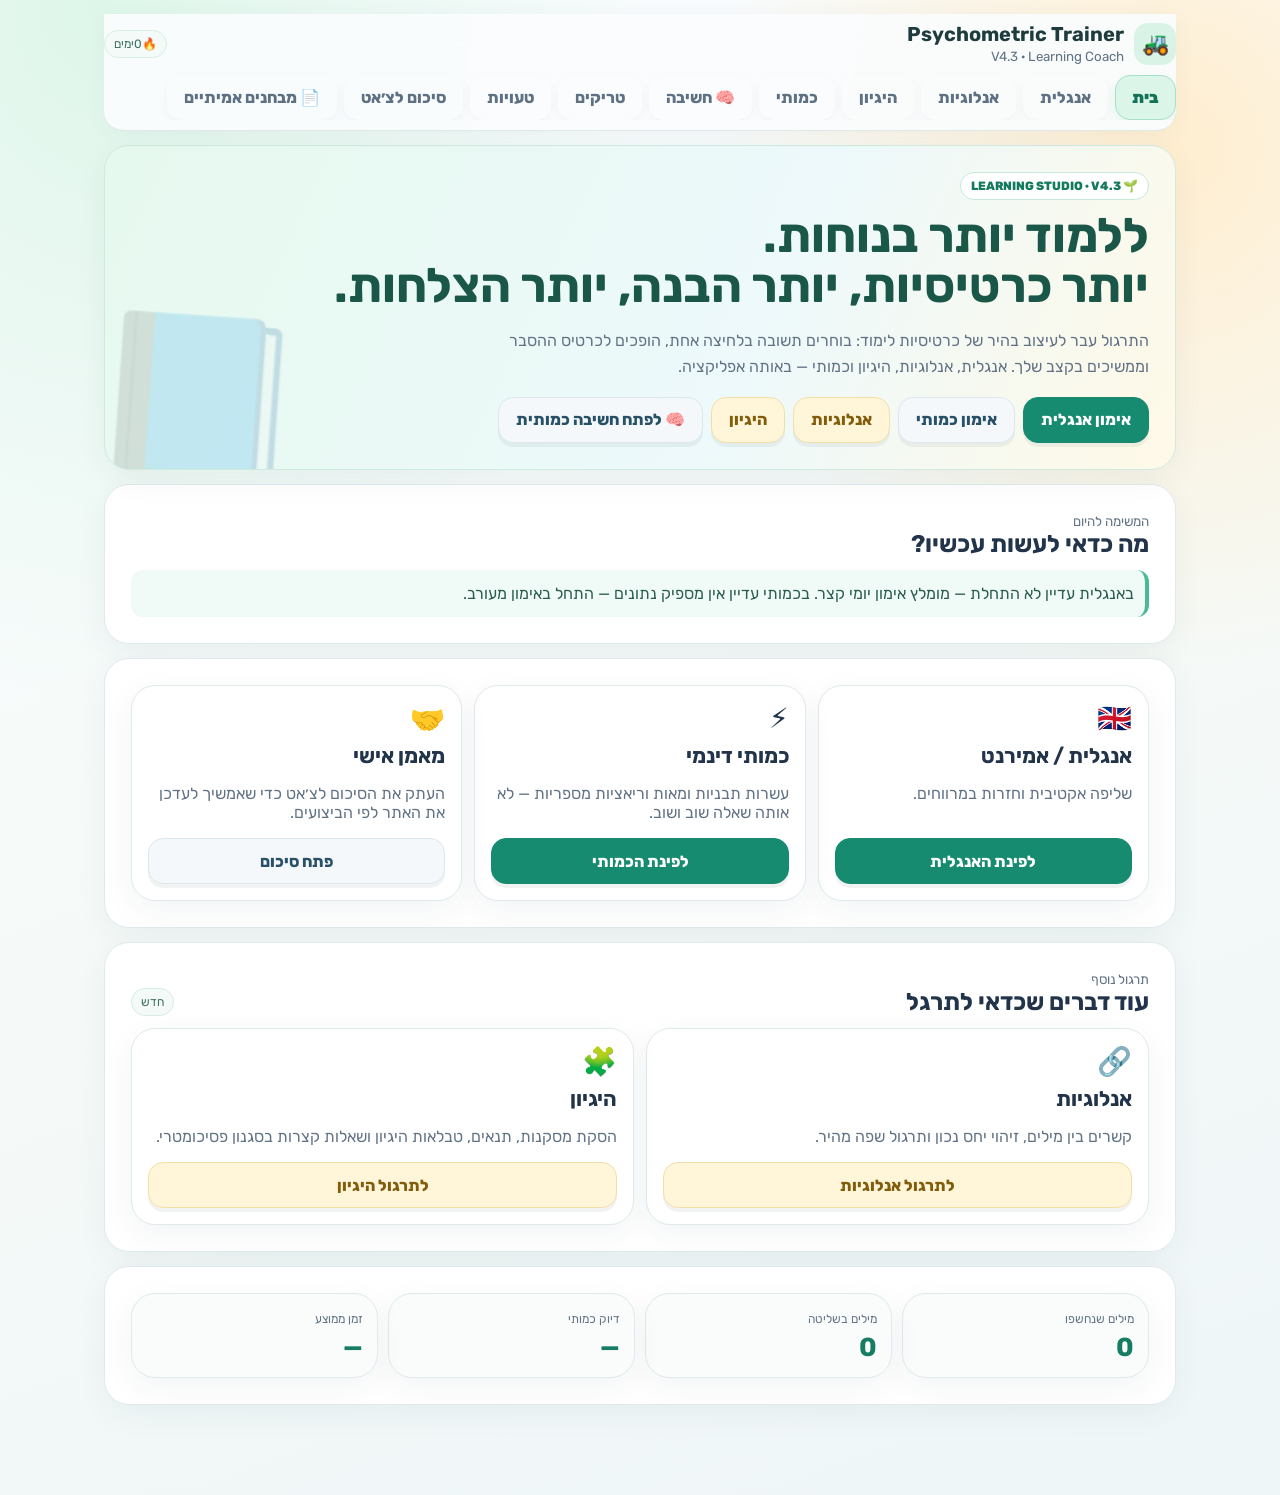
<file: v43/index.html>
<!doctype html>
<html lang="he" dir="rtl">
<head>
<meta charset="utf-8">
<meta name="viewport" content="width=device-width,initial-scale=1,viewport-fit=cover">
<meta name="theme-color" content="#f6f8fc">
<title>Psychometric Trainer V4.3 | Learning Coach</title>
<link rel="preconnect" href="https://fonts.googleapis.com">
<link rel="preconnect" href="https://fonts.gstatic.com" crossorigin>
<link href="https://fonts.googleapis.com/css2?family=Rubik:wght@400;500;700;800;900&display=swap" rel="stylesheet">
<style>
:root{--bg:#071008;--p:#112015;--p2:#172a1b;--t:#f8fbf5;--m:#b5c5b1;--line:#29482d;--g:#4f9f35;--gb:#74c94a;--y:#f1c84b;--yb:#ffe177;--r:#ff858f;--rad:22px}
*{box-sizing:border-box}html{scroll-behavior:smooth}body{margin:0;min-height:100vh;color:var(--t);font-family:Rubik,system-ui,-apple-system,"Segoe UI",Arial,sans-serif;background:radial-gradient(circle at 8% 3%,rgba(116,201,74,.13),transparent 26%),radial-gradient(circle at 92% 2%,rgba(241,200,75,.1),transparent 24%),linear-gradient(180deg,#061008,#0a160d 55%,#08120a)}
button,input,textarea,select{font:inherit}.app{max-width:1080px;margin:auto;padding:14px 14px 90px}.top{position:sticky;top:0;z-index:20;padding:8px 0 10px;background:linear-gradient(180deg,rgba(6,16,8,.97),rgba(6,16,8,.88),transparent);backdrop-filter:blur(18px)}
.brand{display:flex;justify-content:space-between;align-items:center;gap:12px}.brandx{display:flex;gap:10px;align-items:center}.logo{width:42px;height:42px;border-radius:14px;display:grid;place-items:center;background:linear-gradient(145deg,var(--gb),#2f6f26);font-size:22px;box-shadow:0 10px 28px rgba(79,159,53,.2)}.brand h1{font-size:20px;margin:0}.muted,small{color:var(--m)}
nav{display:flex;gap:7px;overflow:auto;padding-top:10px;scrollbar-width:none}nav::-webkit-scrollbar{display:none}.nav{white-space:nowrap;border:1px solid var(--line);background:#0f1e13;color:var(--m);padding:9px 13px;border-radius:999px;cursor:pointer}.nav.active{background:linear-gradient(var(--yb),var(--y));color:#18240c;border-color:transparent;font-weight:900}
.panel,.card,.stat,.q,.trick{border:1px solid var(--line);background:linear-gradient(180deg,rgba(17,32,21,.97),rgba(11,23,14,.98));border-radius:var(--rad)}.panel{padding:18px;margin-top:14px;box-shadow:0 16px 48px rgba(0,0,0,.17)}
.hero{min-height:270px;display:flex;align-items:center;position:relative;overflow:hidden;background:radial-gradient(circle at 12% 15%,rgba(116,201,74,.18),transparent 30%),radial-gradient(circle at 88% 7%,rgba(241,200,75,.16),transparent 25%),linear-gradient(145deg,#17331d,#102419 58%,#0d1b11)}.hero:after{content:'🚜';position:absolute;left:-20px;bottom:-48px;font-size:180px;opacity:.08;transform:rotate(4deg)}.hero h2{font-size:clamp(30px,5vw,48px);line-height:1.05;margin:0 0 12px}.hero p{max-width:680px;line-height:1.65}.ey{display:inline-flex;padding:6px 10px;border:1px solid rgba(241,200,75,.28);background:rgba(241,200,75,.08);border-radius:999px;color:#ffe588;font-size:12px;font-weight:800;margin-bottom:11px}
.grid{display:grid;grid-template-columns:repeat(4,1fr);gap:10px}.two{display:grid;grid-template-columns:repeat(2,1fr);gap:12px}.three{display:grid;grid-template-columns:repeat(3,1fr);gap:12px}.card{padding:16px;min-height:180px;display:flex;flex-direction:column;justify-content:space-between}.card h3{font-size:21px;margin:8px 0}.ico{font-size:28px}.stat{padding:14px}.stat span{font-size:12px;color:var(--m)}.stat b{display:block;font-size:26px;color:var(--yb);margin-top:5px}
.actions{display:flex;gap:8px;flex-wrap:wrap;margin-top:12px}.btn{border-radius:14px;padding:11px 14px;font-weight:800;cursor:pointer;transition:.15s}.btn:hover{transform:translateY(-1px)}.primary{background:linear-gradient(var(--gb),var(--g));color:#081407;border:0}.secondary{background:#18301d;color:var(--t);border:1px solid #365d3a}.danger{background:#3b1a25;color:#ffdce1;border:1px solid #733545}
.hidden{display:none!important}.pill{display:inline-flex;border:1px solid var(--line);padding:6px 9px;border-radius:999px;font-size:12px;color:#d9e8d6}.section{display:flex;justify-content:space-between;align-items:end;gap:10px;margin-bottom:12px}.section h2{margin:0}.progress{height:10px;border:1px solid var(--line);background:#071108;border-radius:999px;overflow:hidden}.fill{height:100%;background:linear-gradient(90deg,var(--y),var(--gb));width:0;transition:.35s}
.flash{min-height:330px;display:flex;flex-direction:column;justify-content:center;align-items:center;text-align:center;padding:24px;border:1px solid #355b39;border-radius:26px;background:radial-gradient(circle at 50% 0%,rgba(241,200,75,.12),transparent 30%),linear-gradient(#17331f,#0e1e13)}.flash .word{direction:ltr;font-size:40px;font-weight:900;color:#fff1a9}.flash .he{font-size:29px;font-weight:800}.answer{width:100%;margin-top:17px;padding-top:15px;border-top:1px solid var(--line)}.rating{display:grid;grid-template-columns:repeat(3,1fr);gap:8px;margin-top:10px}.rate{padding:11px;border-radius:14px;border:1px solid var(--line);color:var(--t);font-weight:800;cursor:pointer}.again{background:#2a1720}.hard{background:#302914}.good{background:#153126}
.chips{display:flex;flex-wrap:wrap;gap:6px}.chip{padding:8px 10px;border-radius:999px;border:1px solid var(--line);background:#112116;color:#dcebd8;font-weight:700;cursor:pointer}.chip.active{background:linear-gradient(var(--yb),var(--y));color:#25320e}.modes{display:grid;grid-template-columns:repeat(4,1fr);gap:9px;margin-top:12px}.mode{padding:13px;border:1px solid var(--line);border-radius:17px;background:linear-gradient(160deg,#132619,#0d1a10);color:var(--t);text-align:right;cursor:pointer}.mode strong{display:block;margin:7px 0 3px}.mode small{line-height:1.4}
.q{padding:16px;margin-top:12px}.stem{font-size:19px;font-weight:800;line-height:1.6;margin-bottom:10px}.opt{display:flex;gap:8px;padding:10px;border:1px solid #2b4b30;border-radius:13px;background:#0d1b10;margin:7px 0;cursor:pointer}.opt.ok{border-color:#74d17a;background:#17351f}.opt.bad{border-color:#a64d58;background:#301a21}.ex{margin-top:10px;border-right:4px solid var(--y);background:#0b170e;padding:12px;border-radius:12px;line-height:1.7}.fast{border-right-color:var(--gb)}.deep{border-right-color:#78a8ff;background:#0c1722}.trap{border-right-color:var(--r);background:#201117}.check{border-right-color:#bda2ff;background:#171323}.ex h4{margin:0 0 7px}.steps{margin:7px 0;padding-right:20px}.steps li{margin:6px 0}.timer{font-size:27px;font-weight:900;color:var(--yb);direction:ltr}
.tricks{display:grid;grid-template-columns:repeat(2,1fr);gap:10px}.trick{padding:15px}.trick h3{margin:0 0 8px}.formula{direction:ltr;text-align:center;background:#0e1d12;border:1px dashed #4e7f52;padding:9px;border-radius:11px;margin:7px 0;color:#fff5c2;font-weight:800}
textarea,input,select{width:100%;background:#0a170d;color:var(--t);border:1px solid var(--line);border-radius:13px;padding:11px}textarea{min-height:150px}.note{border-right:4px solid var(--gb);background:#0e1a11;border-radius:12px;padding:11px;line-height:1.6}.toast{position:fixed;left:50%;bottom:22px;transform:translateX(-50%);display:none;background:#f5ffd7;color:#1d2d0d;border-radius:999px;padding:10px 15px;font-weight:800;z-index:50}.level{font-size:12px;color:#ffe588;font-weight:800}.why-badge{font-size:12px;padding:5px 8px;border-radius:999px;background:#182b1c;color:#d7ebd2;border:1px solid #2f5134}.new-badge{font-size:11px;padding:4px 7px;border-radius:999px;background:rgba(241,200,75,.12);color:#ffe588;border:1px solid rgba(241,200,75,.25)}
@media(max-width:800px){.grid{grid-template-columns:repeat(2,1fr)}.three,.two,.tricks{grid-template-columns:1fr}.modes{grid-template-columns:repeat(2,1fr)}}@media(max-width:480px){.modes{grid-template-columns:1fr}.rating{grid-template-columns:1fr}.hero{min-height:300px}.hero h2{font-size:35px}}

/* V4 teaching-first design additions */
.v4-difficulty{margin-top:13px;padding:13px;border:1px solid rgba(241,200,75,.27);border-radius:16px;background:rgba(241,200,75,.045);display:flex;justify-content:space-between;align-items:center;flex-wrap:wrap;gap:11px}
.v4-difficulty small{display:block;line-height:1.6;color:var(--m);margin-top:5px}.v4-switch{display:flex;flex-wrap:wrap;gap:7px}
.v4-link{display:inline-block;text-decoration:none;text-align:center;max-width:max-content}
.v4-form{display:grid;grid-template-columns:repeat(4,minmax(0,1fr));gap:10px}.v4-form label{font-size:13px;color:var(--m)}.v4-form select,.v4-form input{margin-top:5px}
.v4-log{margin-top:15px}.v4-log-row{padding:12px 0;border-bottom:1px solid var(--line);line-height:1.7}.v4-log-row small{color:var(--m)}
.v4-error-card{margin-bottom:12px}.v4-error-card details{border:1px solid #385b3f;border-radius:12px;background:#102116;padding:11px;margin:12px 0}.v4-error-card details summary{cursor:pointer;font-weight:800;color:#ffe88e}.v4-error-card details[open] summary{margin-bottom:12px}.v4-stem{margin:14px 0 8px;font-size:17px;line-height:1.6}.v4-correct{padding:7px 10px;border-radius:10px;background:rgba(116,201,74,.09);border:1px solid #2e6233}.v4-own-note{display:block;margin:10px 0}.v4-own-note textarea{display:block;margin-top:6px;min-height:68px}
.v4-rule{margin:8px 0;padding:10px;border-radius:9px;background:rgba(116,201,74,.09);line-height:1.7}.why-badge.revealed{background:rgba(116,201,74,.14);border-color:#4f8e4e}.ex h4{margin:0 0 9px;font-size:16px;color:#ffe88d}.ex p{margin:5px 0 12px;line-height:1.8}.ex.deep{border-right-color:#88a8ff}.ex.trap{border-right-color:#ff8c91}.ex.check{border-right-color:#8bddb3}.steps{padding-right:25px;margin:10px 0;line-height:1.85}.steps li{padding-right:3px;margin-bottom:11px}.v4-fade{animation:v4pop .27s ease both}@keyframes v4pop{from{opacity:.25;transform:translateY(10px)}to{opacity:1;transform:none}}
@media(max-width:750px){.v4-form{grid-template-columns:repeat(2,minmax(0,1fr))}.v4-difficulty{align-items:stretch}}
@media(max-width:450px){.v4-form{grid-template-columns:1fr}}
@media(prefers-reduced-motion:reduce){.v4-fade{animation:none}}
/* Prevent decorative tractor from intercepting button taps (V3 regression). */
.hero::after,.panel::before{pointer-events:none!important}
.hero>.actions,.hero button,.hero a{position:relative;z-index:2}

/* V4.1 light learning theme */
:root{--bg:#f6f8fc;--p:#ffffff;--p2:#eef4ff;--t:#172033;--m:#61708a;--line:#dce5f2;--g:#5b8def;--gb:#7ab2ff;--y:#ffd76a;--yb:#fff1b8;--r:#ff9aa7;--rad:22px}
body{background:radial-gradient(circle at 10% 0%,rgba(122,178,255,.32),transparent 28%),radial-gradient(circle at 100% 5%,rgba(255,215,106,.25),transparent 24%),linear-gradient(180deg,#f8fbff,#f4f7fb 60%,#eef3fb);color:var(--t)}
.top{background:linear-gradient(180deg,rgba(248,251,255,.95),rgba(248,251,255,.9),rgba(248,251,255,.55));border-bottom:1px solid rgba(220,229,242,.75)}
.logo{background:linear-gradient(145deg,#8dc2ff,#6f8dff);box-shadow:0 10px 24px rgba(91,141,239,.18)}
.muted,small{color:var(--m)}
.nav{background:#ffffff;color:#50617f;border-color:#dbe6f5;box-shadow:0 4px 12px rgba(27,39,94,.04)}
.nav.active{background:linear-gradient(180deg,#e8f1ff,#dce9ff);color:#264677;border-color:#b8cdf6}
.panel,.card,.stat,.q,.trick{background:linear-gradient(180deg,#ffffff,#fbfdff);border-color:#dce5f2;box-shadow:0 14px 32px rgba(42,65,116,.07)}
.hero{background:radial-gradient(circle at 12% 15%,rgba(122,178,255,.30),transparent 32%),radial-gradient(circle at 88% 7%,rgba(255,215,106,.26),transparent 25%),linear-gradient(145deg,#ffffff,#eef5ff 65%,#fefcff)}
.hero:after{content:'📚';opacity:.12}
.hero h2{color:#1c2b48}.ey{background:rgba(91,141,239,.09);color:#355da2;border-color:rgba(91,141,239,.16)}
.btn{box-shadow:0 8px 18px rgba(43,79,160,.08)}
.primary{background:linear-gradient(180deg,#7bb3ff,#5b8def);color:#fff}
.secondary{background:#fff;color:#35538a;border:1px solid #cfdcf4}
.soft{background:linear-gradient(180deg,#fff8df,#ffefb4);color:#7e6111;border:1px solid #f2df9a}
.pill{background:#f6f9ff;color:#50617f;border-color:#dbe5f3}
.progress{background:#edf2fb;border-color:#d9e4f4}.fill{background:linear-gradient(90deg,#7ab2ff,#89d2c7)}
.flash{background:radial-gradient(circle at 50% 0%,rgba(122,178,255,.16),transparent 30%),linear-gradient(180deg,#ffffff,#f3f8ff);border-color:#dce6f5}.flash .word{color:#35538a}.flash .he{color:#1d2b46}
.rate{color:#24334f;border-color:#dde6f4}.again{background:#fff3f5}.hard{background:#fff9ec}.good{background:#eefaf3}
.chip,.mode{background:#fff;color:#24334f;border-color:#dae4f2}.chip.active{background:linear-gradient(180deg,#e9f1ff,#dceaff);color:#294a7b;border-color:#bad0f6}
.opt{background:#f9fbff;border-color:#dce5f2;color:#24334f}.opt.ok{background:#eefaf3;border-color:#9dd7b2}.opt.bad{background:#fff1f3;border-color:#f2b0ba}
.ex{background:#fffaf0;border-right-color:#ffd76a;color:#24334f}.deep{background:#f1f6ff;border-right-color:#8cb5ff}.trap{background:#fff2f4;border-right-color:#ff9aa7}.check{background:#eefaf3;border-right-color:#89d2c7}
textarea,input,select{background:#fff;color:#1d2b46;border-color:#dbe5f3}.note{background:#f5f9ff;border-right-color:#7ab2ff}
.timer,.level{color:#355da2}.why-badge{background:#eef4ff;color:#34558d;border-color:#ccdaf6}.new-badge{background:#fff7d8;color:#8d6b00;border-color:#f0de99}
.play-panel{background:linear-gradient(180deg,#fefeff,#f6f9ff)}
.lite-card{background:linear-gradient(180deg,#ffffff,#f8fbff)}
@media(max-width:800px){.top{backdrop-filter:blur(12px)}}

/* Psychometric Trainer 4.2 — bright flashcards and tappable controls */
:root{--bg:#f7fafc;--p:#fff;--p2:#f1f7f5;--t:#223449;--m:#627386;--line:#e1e9ed;--g:#168a6d;--gb:#25aa85;--y:#ffd873;--yb:#fff3c9;--r:#ee8b90;--rad:24px}
html{scroll-behavior:smooth}body{background:radial-gradient(ellipse at 8% 0%,#def6e9 0,transparent 33%),radial-gradient(ellipse at 92% 10%,#ffeed0 0,transparent 28%),linear-gradient(160deg,#f9fcff,#f5faf8 52%,#eff6f8);color:var(--t)}
.app{max-width:1100px}.top{background:rgba(250,252,253,.94);border-bottom:1px solid #dfe9e8;box-shadow:0 5px 25px rgba(38,74,85,.045);border-radius:0 0 20px 20px}.logo{background:#d9f4e6;box-shadow:none;filter:none}
.brand h1{color:#1e3c3e}.nav{border-radius:15px;background:transparent;border:1px solid transparent;color:#5e7083;min-height:45px;padding:11px 16px;transition:background .2s,border-color .2s,transform .2s,box-shadow .2s}.nav:hover{background:#eef8f4;border-color:#c3e9da;transform:translateY(-2px)}.nav.active{background:#dcf5e9;color:#137257;border:1px solid #a7dfca;box-shadow:0 4px 12px rgba(21,141,104,.09)}
.panel,.card,.stat,.q,.trick{background:#fff;border-color:#e0eaed;box-shadow:0 9px 32px rgba(25,58,79,.055)}.panel{padding:clamp(16px,2.5vw,26px);border-radius:25px}.hero{background:linear-gradient(115deg,#e6f9ee,#edf9fb 60%,#fff9e7);border-color:#cfebdf;min-height:265px}.hero:after{content:'📘';opacity:.17;pointer-events:none}.hero h2{color:#1b5748}.ey{background:#fff;color:#147a5d;border:1px solid #c6e9dc}.muted,small{color:var(--m)}
.btn,.mode,.chip,.nav,.rate,.answer-choice{font-weight:750;cursor:pointer;touch-action:manipulation;-webkit-tap-highlight-color:transparent}.btn{min-height:46px;display:inline-flex;align-items:center;justify-content:center;gap:8px;padding:12px 17px;border-radius:15px;border:1px solid transparent;box-shadow:0 4px 0 rgba(17,54,62,.06);transition:transform .15s ease,background .15s ease,box-shadow .15s ease,color .15s ease}.btn.primary{background:#168b70;color:#fff;border-color:#168b70}.btn.secondary{background:#f4f8fb;color:#285167;border-color:#dce7ef}.btn.soft{background:#fff5d9;color:#815d0b;border-color:#f2dfa8}.btn.danger{background:#ffeef0;color:#943a4d;border-color:#f2bdc5}.btn:hover,.mode:hover,.chip:hover{transform:translateY(-2px);box-shadow:0 9px 21px rgba(34,83,85,.13)}.btn:active,.mode:active,.chip:active,.answer-choice:active{transform:scale(.98);box-shadow:none}
button:focus-visible,a:focus-visible,input:focus-visible,textarea:focus-visible{outline:3px solid #63b9ff;outline-offset:3px}
.mode{min-height:126px;background:#f8fcfa;border:1px solid #dbece6;border-radius:20px;color:#274458;padding:17px;text-align:right;transition:transform .18s ease,box-shadow .18s ease}.mode strong{font-size:16px}.mode small{color:#668092}.chip{min-height:40px;background:#f4f9fa;color:#395b65;border:1px solid #d7e8e7;border-radius:13px}.chip.active{background:#dcf4e9;color:#156c55;border-color:#bce5d3}.pill{background:#f4faf7;color:#3c7160;border-color:#d6eee2}.stat{background:#f9fcfb}.stat b{color:#167c63}.progress{background:#e9f2ef;border-color:#d1e7df}.fill{background:linear-gradient(90deg,#24a883,#86d6a9)}
.flash{background:linear-gradient(145deg,#ffffff,#f1faf6);border:1px solid #d9ede6;box-shadow:0 18px 36px rgba(24,93,77,.055)}.flash .word{color:#206b59}.flash .he{color:#294959}.rate{color:#244353;border-radius:16px;min-height:48px}.again{background:#fff0f2}.hard{background:#fff7dc}.good{background:#e8f8ef}
.q{background:#fff;box-shadow:0 14px 30px rgba(30,71,88,.055);border:1px solid #d7e8e5;border-radius:22px}.stem{color:#264557}.opt{background:#f9fcfc;color:#294557;border:1px solid #e1ecee;border-radius:15px;min-height:54px;align-items:center;gap:13px;transition:background .15s,border .15s}.opt:hover{background:#edf8f4;border-color:#a5dac6}.opt.ok{background:#e5f9ec;border-color:#74c29e}.opt.bad{background:#fff0f1;border-color:#edafb6}
input[type="radio"],input[type="checkbox"]{width:19px!important;min-width:19px!important;max-width:19px!important;flex:0 0 19px;margin:0;accent-color:#198c70;padding:0!important;box-shadow:none!important}input[type="number"]{width:100%}.ex{background:#fffaf0;color:#354e5d;border-right:4px solid #e5b851;border-radius:15px}.ex h4{color:#48625f}.ex.deep{background:#f1f7ff}.ex.trap{background:#fff3f3}.ex.check{background:#eef9f2}.formula{background:#eaf8f2;color:#1b604c;border-color:#b8e1cc}textarea,input,select{background:#fff;color:#233e4b;border-color:#d8e6e8;border-radius:14px}.note{background:#f0faf6;border-right:4px solid #49ba91;color:#2c5d53}.timer,.level{color:#23735c}.why-badge{background:#f0f8ff;color:#3b6883;border-color:#d5e5f0}.v4-difficulty{background:#fbf8ef;border-color:#f0e7cd}.v4-rule{background:#edfaf3}.v4-error-card details{background:#f2f9f5;border-color:#d1e9db}.v4-error-card details summary{color:#285b48}.v4-correct{background:#eaf8ef}
/* Home study path */
.study-extras{display:grid;grid-template-columns:repeat(2,minmax(0,1fr));gap:12px}.study-extras .card{min-height:185px;background:linear-gradient(145deg,#fff,#f5fbff)}.study-extras .card:nth-child(2){background:linear-gradient(145deg,#fff,#fff9ee)}
/* Flashcards for analogies & logic */
.deck-intro{color:#627586;margin:10px 0 14px;line-height:1.7}.deck-toolbar{display:flex;flex-wrap:wrap;gap:9px;margin-top:14px}.deck-stats{display:flex;gap:10px;flex-wrap:wrap}.deck-stat{background:#f2faf7;padding:9px 13px;border:1px solid #d9ece5;border-radius:14px;color:#476a61;font-size:13px}.deck-stat strong{color:#176c56;margin-right:5px}.deck-session{scroll-margin-top:155px}.deck-session .progress{margin:13px 0 20px}.deck-session-head{display:flex;align-items:center;justify-content:space-between;gap:12px}
.flashcard{position:relative;border:1px solid #cfe8db;border-radius:27px;background:radial-gradient(circle at 95% 0%,rgba(230,248,237,.85),transparent 38%),linear-gradient(145deg,#fff,#f9fffc);box-shadow:0 15px 36px rgba(25,70,74,.085);min-height:360px;overflow:hidden;margin:0 auto;max-width:850px;isolation:isolate}.flashcard:before{content:'✦';position:absolute;left:22px;top:14px;font-size:58px;opacity:.07;pointer-events:none}.flashcard.question-flashcard{border-color:#b9dce8;background:radial-gradient(circle at 95% 0%,rgba(221,244,252,.85),transparent 39%),linear-gradient(145deg,#fff,#fcfefe)}.flashcard .card-face{padding:clamp(18px,4vw,33px);position:relative;z-index:1}.flashcard .card-face.hidden{display:none!important}.flashcard .face-eyebrow{display:inline-flex;align-items:center;gap:7px;background:#ecf7f2;border:1px solid #d1e9dd;color:#23745d;font-size:12px;font-weight:800;padding:7px 12px;border-radius:999px}.flashcard h3{margin:18px 0 12px;font-size:clamp(21px,3.2vw,28px);line-height:1.6;color:#234455}.flashcard .hint{color:#7c8d99;margin:4px 0 18px;font-size:13px}.answer-choices{display:grid;grid-template-columns:repeat(2,minmax(0,1fr));gap:10px;margin-top:20px}.answer-choice{font-size:16px;display:flex;align-items:center;gap:12px;text-align:right;min-height:66px;border-radius:18px;background:#fff;color:#294654;border:1.5px solid #dce9ea;padding:12px 14px;box-shadow:0 3px 0 rgba(39,93,93,.04);transition:.18s ease}.answer-choice:hover{background:#f2fbf7;border-color:#8dd4b7;transform:translateY(-2px)}.answer-choice .choice-letter{display:grid;place-items:center;flex:0 0 32px;width:32px;height:32px;border-radius:11px;background:#edf6f3;color:#267660;font-size:14px;font-weight:800}.answer-choice.selected{background:#e8f7ef;border-color:#3baf88}.answer-choice:focus-visible{outline:3px solid #78bdf5;outline-offset:3px}.answer-choice[disabled]{opacity:.65;cursor:default}.card-flip-anim{animation:flashReveal .32s cubic-bezier(.2,.75,.15,1) both}@keyframes flashReveal{from{opacity:0;transform:perspective(800px) rotateY(-12deg) translateY(9px)}to{opacity:1;transform:perspective(800px) rotateY(0deg) translateY(0)}}
.card-face .result{display:inline-flex;align-items:center;gap:7px;border-radius:14px;padding:11px 15px;font-weight:850;font-size:17px}.card-face .result.success{background:#e2f8e9;color:#167146}.card-face .result.fail{background:#fff0f1;color:#a84752}.solution-box{padding:16px;border-radius:17px;background:#f1f9ff;border:1px solid #dbeafb;margin-top:14px;color:#32556a;line-height:1.8}.solution-box b{color:#1e4b69}.relation-box{margin:16px 0;background:#fff9e7;border:1px solid #f1e4bb;padding:14px;border-radius:16px;line-height:1.7}.flashcard .solution-steps{margin:7px 0;padding-right:22px}.flashcard .solution-steps li{margin:7px 0;line-height:1.65}.flashcard .face-actions{display:flex;gap:10px;flex-wrap:wrap;margin-top:19px}.deck-empty{padding:14px;color:#4e6e60;background:#f0faf3;border-radius:15px}.deck-complete{padding:18px;text-align:center}.deck-complete h3{font-size:24px;color:#2d775e}.deck-complete .bigscore{font-size:54px;color:#168a6d;font-weight:900}.deck-complete .actions{justify-content:center}.deck-note{font-size:13px;color:#647c81;margin-top:12px}.deck-shortcut{background:#e9f8f0;border:1px solid #d4eee0;border-radius:17px;padding:15px 17px;margin-top:15px;line-height:1.7;color:#3d6b5d}
.toast{color:#204638;background:#e9f8e9}
@media(max-width:780px){.study-extras{grid-template-columns:1fr}.answer-choices{grid-template-columns:1fr}.deck-toolbar .btn{flex:1 1 140px}.deck-session{scroll-margin-top:135px}.flashcard{min-height:340px}}
@media(max-width:500px){.app{padding-left:11px;padding-right:11px}.top{margin:-14px -11px 0;padding:11px}.brand h1{font-size:18px}.brand .pill{font-size:11px}.panel{padding:16px}.hero h2{font-size:30px}.deck-session-head{align-items:start}.flashcard .card-face{padding:19px}.answer-choice{font-size:15px}.nav{padding:10px 12px}}
@media(prefers-reduced-motion:reduce){.btn,.mode,.nav,.chip,.answer-choice{transition:none!important}.card-flip-anim{animation:none!important}}


/* V4.3 learning-coach explanations */
.v43-tutor{background:#f7fbff;border:1px solid #d4e7f7;border-radius:18px;padding:17px;margin:12px 0 18px;color:#345368;line-height:1.95}
.v43-tutor-label{font-size:16px;font-weight:850;color:#215a77}.v43-visual{font-size:25px;letter-spacing:3px;direction:ltr;text-align:center;background:white;border:1px dashed #c8dae8;border-radius:14px;padding:16px 10px;margin:12px 0}
.v43-tutor p{margin:11px 0}.v43-source{display:inline-block;color:#1462a0;font-weight:800;text-decoration:underline;text-underline-offset:3px;margin-top:9px}.v43-source-note{font-size:12px;color:#718496;margin-top:5px}
.v43-answer{padding:13px 15px;background:#eaf9f0;color:#245d48;border-radius:13px;border:1px solid #c9e6d7;margin-top:13px}
.v43-step-list{counter-reset:step;list-style:none!important;padding:0!important}.v43-step-list li{background:#fff;border:1px solid #e0eaf0;border-radius:12px;padding:10px 13px!important;margin:9px 0!important}.v43-step-list strong{color:#226d59}
#qPersonal{background:#eaf8f0;border:2px solid #a6ddbf}#qPersonal strong{color:#187253}
@media(max-width:600px){.v43-tutor{padding:13px}.v43-visual{font-size:22px;letter-spacing:1px}}

</style>
<link rel="stylesheet" href="thinking-coach.css">
</head>
<body>
<noscript><div style="padding:16px;background:#fff4dd;color:#8a5600;text-align:center">יש לפתוח את האתר ב־Safari או Chrome. תצוגה מקדימה שאינה מפעילה JavaScript לא תאפשר שימוש בכפתורים.</div></noscript>
<div class="app">
<div class="top">
  <div class="brand">
    <div class="brandx"><div class="logo">🚜</div><div><h1>Psychometric Trainer</h1><small>V4.3 · Learning Coach</small></div></div>
    <span class="pill" title="רצף ימי לימוד">🔥 <span id="streak">0</span> ימים</span>
  </div>
  <nav aria-label="מעבר בין אזורי לימוד">
    <button class="nav active" data-v="home">בית</button>
    <button class="nav" data-v="eng">אנגלית</button>
    <button class="nav" data-v="analogies">אנלוגיות</button>
    <button class="nav" data-v="logic">היגיון</button>
    <button class="nav" data-v="quant">כמותי</button>
    <button class="nav" data-v="tricks">טריקים</button>
    <button class="nav" data-v="mistakes">טעויות</button>
    <button class="nav" data-v="coach">סיכום לצ׳אט</button>
  </nav>
</div>
<main>
<section id="home" class="view">
  <div class="panel hero"><div>
    <span class="ey">🌱 LEARNING STUDIO · V4.3</span>
    <h2>ללמוד יותר בנוחות.<br>יותר כרטיסיות, יותר הבנה, יותר הצלחות.</h2>
    <p class="muted">התרגול עבר לעיצוב בהיר של כרטיסיות לימוד: בוחרים תשובה בלחיצה אחת, הופכים לכרטיס ההסבר וממשיכים בקצב שלך. אנגלית, אנלוגיות, היגיון וכמותי — באותה אפליקציה.</p>
    <div class="actions"><button class="btn primary" id="homeEng">אימון אנגלית</button><button class="btn secondary" id="homeQuant">אימון כמותי</button><button class="btn soft" id="homeAna">אנלוגיות</button><button class="btn soft" id="homeLogic">היגיון</button></div>
  </div></div>
  <div class="panel"><div class="section"><div><small>המשימה להיום</small><h2>מה כדאי לעשות עכשיו?</h2></div></div><div id="advice" class="note"></div></div>
  <div class="panel"><div class="three">
    <div class="card"><div><div class="ico">🇬🇧</div><h3>אנגלית / אמירנט</h3><p class="muted">שליפה אקטיבית וחזרות במרווחים.</p></div><button class="btn primary" data-go="eng">לפינת האנגלית</button></div>
    <div class="card"><div><div class="ico">⚡</div><h3>כמותי דינמי</h3><p class="muted">עשרות תבניות ומאות וריאציות מספריות — לא אותה שאלה שוב ושוב.</p></div><button class="btn primary" data-go="quant">לפינת הכמותי</button></div>
    <div class="card"><div><div class="ico">🤝</div><h3>מאמן אישי</h3><p class="muted">העתק את הסיכום לצ׳אט כדי שאמשיך לעדכן את האתר לפי הביצועים.</p></div><button class="btn secondary" data-go="coach">פתח סיכום</button></div>
  </div></div>
  <div class="panel play-panel"><div class="section"><div><small>תרגול נוסף</small><h2>עוד דברים שכדאי לתרגל</h2></div><span class="pill">חדש</span></div><div class="two">
    <div class="card lite-card"><div><div class="ico">🔗</div><h3>אנלוגיות</h3><p class="muted">קשרים בין מילים, זיהוי יחס נכון ותרגול שפה מהיר.</p></div><button class="btn soft" data-go="analogies">לתרגול אנלוגיות</button></div>
    <div class="card lite-card"><div><div class="ico">🧩</div><h3>היגיון</h3><p class="muted">הסקת מסקנות, תנאים, טבלאות היגיון ושאלות קצרות בסגנון פסיכומטרי.</p></div><button class="btn soft" data-go="logic">לתרגול היגיון</button></div>
  </div></div>
  <div class="panel"><div class="grid">
    <div class="stat"><span>מילים שנחשפו</span><b id="hs">0</b></div>
    <div class="stat"><span>מילים בשליטה</span><b id="hm">0</b></div>
    <div class="stat"><span>דיוק כמותי</span><b id="ha">—</b></div>
    <div class="stat"><span>זמן ממוצע</span><b id="ht">—</b></div>
  </div></div>
</section>

<section id="eng" class="view hidden">
  <div class="panel">
    <div class="section"><div><small>VOCAB WORKSHOP</small><h2>🇬🇧 פינת אנגלית</h2><span class="muted">5 כרטיסיות בכל אימון, עם עדיפות לחזרות על מילים שהתקשית בהן.</span></div><span class="pill">Spaced repetition</span></div>
    <div class="two">
      <div class="card"><div><div class="ico">🧠</div><h3>אימון יומי · 5</h3><p class="muted">מילים חלשות תחילה, אחר כך מעט מילים חדשות.</p></div><button class="btn primary" id="engDaily">התחל</button></div>
      <div class="card"><div><div class="ico">⚡</div><h3>5 כרטיסים מהירים</h3><p class="muted">אימון קצר לשמירה על רצף.</p></div><button class="btn secondary" id="engQuick">התחל מהיר</button></div>
    </div>
    <div class="grid" style="margin-top:12px">
      <div class="stat"><span>מאגר</span><b id="eTotal">0</b></div><div class="stat"><span>לחזרה היום</span><b id="eDue">0</b></div><div class="stat"><span>בשליטה</span><b id="eMaster">0</b></div><div class="stat"><span>חזרות</span><b id="eRev">0</b></div>
    </div>
  </div>
  <div class="panel hidden" id="engSession">
    <div class="section"><h3>אימון אנגלית</h3><span class="pill" id="ecount"></span></div><div class="progress"><div class="fill" id="ebar"></div></div>
    <div id="ecard"><div class="flash" style="margin-top:12px">
      <div class="muted" id="eprompt"></div><div id="efront" class="word"></div>
      <div id="erecall" class="hidden" style="width:100%;max-width:450px;margin-top:14px"><input id="erecallInput" placeholder="הקלד באנגלית..." style="direction:ltr"><div class="actions"><button class="btn secondary" id="erecallCheck">בדוק שליפה</button></div></div>
      <div id="eanswer" class="answer hidden"><h3 id="emeaning"></h3><div id="eexample" class="note" style="direction:ltr;text-align:left"></div><p id="etrans" class="muted"></p></div>
    </div><div class="actions" id="erevealWrap"><button class="btn primary" id="ereveal" style="width:100%">הצג תשובה</button></div>
    <div class="rating hidden" id="erating"><button class="rate again" data-rate="again">😕 לא ידעתי</button><button class="rate hard" data-rate="hard">🤔 כמעט</button><button class="rate good" data-rate="good">✅ ידעתי</button></div></div>
    <div id="edone" class="hidden"><h3>סיימת 🎯</h3><p id="esummary" class="muted"></p></div>
  </div>
</section>

<section id="quant" class="view hidden">
  <div class="panel">
    <div class="section"><div><small>QUANT GARAGE · DYNAMIC BANK</small><h2>🔢 פינת כמותי</h2><span class="muted">5 שאלות בכל אימון. אחרי כל תשובה: המחשה, שלבים קטנים, טריק והסבר למה זה עובד.</span></div><span class="timer" id="timer">00:00</span></div>
    <div class="chips" id="chips"></div>
    <div class="modes">
      <button class="mode" id="qPersonal">🎯<strong>האימון האישי שלי · 5</strong><small>יחסים ×2, ממוצעים, מהירות ושברים — ברמה מתקדמת.</small></button>
      <button class="mode" id="qTopic">🎯<strong>נושא ממוקד</strong><small>רק הנושא שבחרת, ברמות שונות.</small></button>
      <button class="mode" id="qMix">🔀<strong>אימון מעורב</strong><small>שאלות חדשות מכל הנושאים.</small></button>
      <button class="mode" id="qWeak">🛠️<strong>האזור החלש</strong><small>מתמקד אוטומטית בנושא שדורש עבודה.</small></button>
      <button class="mode" id="qSprint">⚡<strong>ספרינט 5</strong><small>קצב, גיוון ולחץ זמן.</small></button>
    </div>
  </div>
  <div class="panel hidden" id="qSession">
    <div class="section"><div><h3 id="qtitle">אימון כמותי</h3><span class="muted" id="qcount"></span></div><span class="pill" id="qbadge"></span></div>
    <div class="progress"><div class="fill" id="qbar"></div></div>
    <div id="qwrap"><div class="q">
      <div style="display:flex;justify-content:space-between;gap:8px;align-items:center"><span class="level" id="qlevel"></span><span class="why-badge" id="qmethod"></span></div>
      <div class="stem" id="qstem"></div><div id="qopts"></div>
      <div id="qex" class="ex hidden"></div><div id="qdeep" class="ex deep hidden"></div><div id="qfast" class="ex fast hidden"></div><div id="qtrap" class="ex trap hidden"></div><div id="qsanity" class="ex check hidden"></div>
    </div><div class="actions"><button class="btn primary" id="qcheck">בדוק תשובה</button><button class="btn secondary hidden" id="qnext">לשאלה הבאה</button></div></div>
    <div id="qdone" class="hidden"><h3>סיימת 🎯</h3><p id="qsummary" class="muted"></p><div class="actions"><button class="btn secondary" data-go="mistakes">מחברת טעויות</button><button class="btn primary" data-go="coach">סיכום לצ׳אט</button></div></div>
  </div>
</section>


<section id="analogies" class="view hidden">
  <div class="panel">
    <div class="section"><div><small>LEARNING COACH</small><h2>🔗 אנלוגיות</h2></div><span class="pill">כרטיסיות לימוד</span></div>
    <p class="deck-intro">מוצאים את הקשר בין זוג מילים, ואז מחפשים זוג עם אותו קשר בדיוק. מתחילים בהבנה, ממשיכים במהירות.</p>
    <div class="deck-stats"><span class="deck-stat">שאלות שנפתרו <strong id="anaTotal">0</strong></span><span class="deck-stat">דיוק <strong id="anaAcc">—</strong></span></div>
    <div class="deck-toolbar"><button type="button" class="btn primary" id="anaStart">▶ אימון · 5 שאלות</button><button type="button" class="btn secondary" id="anaStartLong">📚 עוד סט של 5</button><button type="button" class="btn soft" id="anaChallenge">⚡ אתגר</button></div>
    <p class="deck-note">לוחצים על תשובה ומקבלים כרטיס הסבר מפורט. אפשר לחזור לשאלה לפני שעוברים הלאה.</p>
  </div>
  <div class="panel deck-session hidden" id="anaSession">
    <div class="deck-session-head"><div><small id="anaMode">אימון</small><h3>🔗 אנלוגיות</h3></div><div class="pill" id="anaCounter">1 / 5</div></div>
    <div class="progress"><div class="fill" id="anaProgress"></div></div>
    <div id="anaPlay" class="flashcard question-flashcard">
      <div id="anaQuestion" class="card-face">
        <span class="face-eyebrow">🔗 כרטיס שאלה · <span id="anaLevel">רמה 1</span></span>
        <h3 id="anaPrompt"></h3>
        <p class="hint">בחר תשובה מתוך ארבע האפשרויות כדי להפוך את הכרטיס.</p>
        <div id="anaChoices" class="answer-choices" role="group" aria-label="אפשרויות תשובה"></div>
        <div class="face-actions"><button type="button" id="anaShowAnswer" class="btn secondary hidden">↪ חזרה להסבר</button></div>
      </div>
      <div id="anaExplanation" class="card-face hidden" aria-live="polite">
        <div id="anaResult" class="result"></div>
        <h3>כך חושבים על זה</h3>
        <div class="relation-box"><b>🧠 הכלל:</b> <span id="anaRelation"></span></div>
        <div class="solution-box"><b>✅ התשובה הנכונה:</b> <span id="anaCorrect"></span><p id="anaWhy"></p></div>
        <div class="relation-box"><b>⚠️ שים לב:</b> <span id="anaTrap"></span></div>
        <small id="anaTime"></small>
        <div class="face-actions"><button type="button" class="btn secondary" id="anaAgain">↶ ראה שוב את השאלה</button><button type="button" class="btn primary" id="anaNext">לכרטיס הבא ←</button></div>
      </div>
    </div>
    <div class="deck-complete hidden" id="anaDone"><div class="ico">🎉</div><h3>אימון הושלם!</h3><div class="bigscore" id="anaScore">0%</div><p id="anaDoneText"></p><div class="actions"><button type="button" class="btn primary" id="anaReplay">עוד סבב כרטיסיות</button><button type="button" class="btn secondary" data-go="coach">סיכום לצ׳אט</button></div></div>
  </div>
</section>
<section id="logic" class="view hidden">
  <div class="panel">
    <div class="section"><div><small>LEARNING COACH</small><h2>🧩 היגיון</h2></div><span class="pill">כרטיסיות לימוד</span></div>
    <p class="deck-intro">מתרגלים תנאים, הסקת מסקנות, טענות וחשיבה מסודרת. בכל תשובה יש כלל קצר והסבר פשוט.</p>
    <div class="deck-stats"><span class="deck-stat">שאלות שנפתרו <strong id="logicTotal">0</strong></span><span class="deck-stat">דיוק <strong id="logicAcc">—</strong></span></div>
    <div class="deck-toolbar"><button type="button" class="btn primary" id="logicStart">▶ אימון · 5 שאלות</button><button type="button" class="btn secondary" id="logicStartLong">📚 עוד סט של 5</button><button type="button" class="btn soft" id="logicChallenge">⚡ אתגר</button></div>
    <p class="deck-note">לוחצים על תשובה ומקבלים כרטיס הסבר מפורט. אפשר לחזור לשאלה לפני שעוברים הלאה.</p>
  </div>
  <div class="panel deck-session hidden" id="logicSession">
    <div class="deck-session-head"><div><small id="logicMode">אימון</small><h3>🧩 היגיון</h3></div><div class="pill" id="logicCounter">1 / 5</div></div>
    <div class="progress"><div class="fill" id="logicProgress"></div></div>
    <div id="logicPlay" class="flashcard question-flashcard">
      <div id="logicQuestion" class="card-face">
        <span class="face-eyebrow">🧩 כרטיס שאלה · <span id="logicLevel">רמה 1</span></span>
        <h3 id="logicPrompt"></h3>
        <p class="hint">בחר תשובה מתוך ארבע האפשרויות כדי להפוך את הכרטיס.</p>
        <div id="logicChoices" class="answer-choices" role="group" aria-label="אפשרויות תשובה"></div>
        <div class="face-actions"><button type="button" id="logicShowAnswer" class="btn secondary hidden">↪ חזרה להסבר</button></div>
      </div>
      <div id="logicExplanation" class="card-face hidden" aria-live="polite">
        <div id="logicResult" class="result"></div>
        <h3>כך חושבים על זה</h3>
        <div class="relation-box"><b>🧠 הכלל:</b> <span id="logicRelation"></span></div>
        <div class="solution-box"><b>✅ התשובה הנכונה:</b> <span id="logicCorrect"></span><p id="logicWhy"></p></div>
        <div class="relation-box"><b>⚠️ שים לב:</b> <span id="logicTrap"></span></div>
        <small id="logicTime"></small>
        <div class="face-actions"><button type="button" class="btn secondary" id="logicAgain">↶ ראה שוב את השאלה</button><button type="button" class="btn primary" id="logicNext">לכרטיס הבא ←</button></div>
      </div>
    </div>
    <div class="deck-complete hidden" id="logicDone"><div class="ico">🎉</div><h3>אימון הושלם!</h3><div class="bigscore" id="logicScore">0%</div><p id="logicDoneText"></p><div class="actions"><button type="button" class="btn primary" id="logicReplay">עוד סבב כרטיסיות</button><button type="button" class="btn secondary" data-go="coach">סיכום לצ׳אט</button></div></div>
  </div>
</section>
<section id="tricks" class="view hidden"><div class="panel"><div class="section"><div><small>TOOLBOX</small><h2>🧠 דף הטריקים</h2></div><button class="btn secondary" id="trickQuiz">בחן אותי</button></div><div class="tricks" id="tricksGrid"></div></div></section>
<section id="mistakes" class="view hidden"><div class="panel"><h2>📓 מחברת טעויות</h2><p class="muted">כל טעות חדשה שומרת גם צילום של השאלה, כדי שתוכל לחזור אליה גם כשהשאלות נוצרות דינמית.</p><div id="mistakesList"></div></div></section>
<section id="coach" class="view hidden"><div class="panel"><h2>🤝 סיכום לצ׳אט</h2><p class="muted">כתוב הערה אישית, עדכן והעתק. הסיכום כולל עכשיו גם ביצועים לפי רמות קושי.</p><label>הערות שלך</label><textarea id="notes" placeholder="לדוגמה: ביחסים אני מבין את השיטה אבל איטי..."></textarea><label>סיכום אוטומטי</label><textarea id="summary" readonly style="min-height:350px"></textarea><div class="actions"><button class="btn primary" id="refreshSummary">עדכן סיכום</button><button class="btn secondary" id="copySummary">העתק</button></div></div></section>
</main></div><div class="toast" id="toast"></div>

<script>

const WORDS=[
['mitigate','למתן, לצמצם נזק','New regulations were introduced to mitigate environmental damage.'],
['replicate','לשחזר, לחזור על ניסוי','Other researchers could not replicate the experiment.'],
['reluctant','מסויג, לא שש','The committee was reluctant to approve the proposal.'],
['consistent','עקבי; תואם ל־','The findings were consistent with previous research.'],
['incompatible','בלתי תואם','The evidence is incompatible with the earlier explanation.'],
['substantial','ניכר, משמעותי','The project required a substantial investment.'],
['enhance','לשפר, להגביר','The new design could enhance efficiency.'],
['acknowledge','להכיר ב־, להודות','The researchers acknowledged the limitations.'],
['reliability','אמינות','Engineers tested the reliability of the sensors.'],
['compelling','משכנע מאוד','The study provided compelling evidence.'],
['anticipate','לצפות מראש','The planners failed to anticipate the increase in demand.'],
['whereas','בעוד ש־, לעומת זאת','The first method is cheap, whereas the second is accurate.'],
['undermine','לערער, להחליש','Failures may undermine public confidence.'],
['exacerbate','להחמיר מצב','A shortage could exacerbate the problem.'],
['inconclusive','לא חד־משמעי','The initial results were inconclusive.'],
['comprehensive','מקיף','The report provides a comprehensive review.'],
['significant','משמעותי, ניכר','The change led to a significant reduction.'],
['emerge','להופיע, להתגלות','Unexpected problems emerged during the test.'],
['maintain','לשמור על, לתחזק','The system must maintain a stable temperature.'],
['decline','ירידה; לרדת; לסרב','The company reported a gradual decline in costs.'],
['obtain','להשיג, לקבל','Researchers obtained similar results.'],
['require','לדרוש, להצריך','The procedure requires careful preparation.'],
['contribute','לתרום; להיות גורם ל־','Several factors contribute to the failure.'],
['indicate','להצביע על, להעיד','The data indicate that demand may increase.'],
['evident','ברור, ניכר','It became evident that the plan would fail.'],
['despite','למרות','Despite the high cost, the technology was adopted.'],
['consequently','כתוצאה מכך, לכן','Supply fell; consequently, prices increased.'],
['nevertheless','אף על פי כן','The task was difficult; nevertheless, the team succeeded.'],
['sufficient','מספיק, מספק','There was insufficient evidence.'],
['undergo','לעבור תהליך','The material must undergo several tests.']
].map(x=>({id:x[0],en:x[0],he:x[1],ex:x[2]}));

const TRICKS=[
{t:'אחוזים',a:['10% = חלקי 10','5% = חצי מ־10%','25% = רבע','12.5% = שמינית','אחוז שינוי = הפרש / ערך מקורי × 100','באחוזים עוקבים, האחוז השני פועל על בסיס חדש'],f:['8% of 25 = 25% of 8 = 2']},
{t:'יחסים',a:['חשוב בחלקים','בדוק מה נשאר קבוע','סך הכול = גודל חלק × סכום החלקים','בשינוי יחס: תרגם את השינוי במספר לחלקים ביחס'],f:['5:3 → 8 parts']},
{t:'ממוצעים',a:['סכום = ממוצע × מספר איברים','הוספה/הסרה = השוואת סכומים','ממוצע קבוצות תלוי בגודל כל קבוצה'],f:['6×80=480 → 7×82=574 → new=94']},
{t:'כפל וחילוק מהיר',a:['×25 = ÷4 ×100','÷25 = ×4 ÷100','×125 = ÷8 ×1000','×99 = ×100 − המספר','×15 = ×10 + חצי מ־×10'],f:['48×25=12×100=1200']},
{t:'מהירות',a:['מהירות ממוצעת = דרך כוללת / זמן כולל','מרחקים שווים: לא ממוצע רגיל','זמנים שווים: ממוצע רגיל','תנועה זה לקראת זה: מחברים מהירויות'],f:['60 & 120 equal distance → 80']},
{t:'עבודה והספק',a:['A ב־t שעות → הספק 1/t','יחד מחברים הספקים','יותר עובדים באותו קצב → הזמן קטן ביחס הפוך'],f:['1/6+1/3=1/2 → 2h']},
{t:'שברים',a:['אותו מונה: מכנה קטן → שבר גדול','השוואה מהירה: כפל בהצלבה','קרוב ל־1: בדוק כמה חסר','שבר מכמות = כפל'],f:['7/8 > 8/10 because 70>64']},
{t:'אלגברה',a:['פשט לפני הצבה','חפש גורם משותף','אל תפתור יותר ממה שנשאל','יחס + סכום = עבודה בחלקים'],f:['3x+6=3(x+2)']}
];

const LEGACY=[
['p1','אחוזים',1,'כמה הם 15% מתוך 240?',['24','30','36','40'],'36'],
['p2','אחוזים',2,'מחיר עלה מ־120 ל־150. בכמה אחוזים?',['20%','25%','30%','33⅓%'],'25%'],
['p3','אחוזים',2,'מחיר עלה ב־20% ואז ירד ב־20%. מה קרה?',['לא השתנה','ירד ב־4%','עלה ב־4%','ירד ב־8%'],'ירד ב־4%'],
['r1','יחסים',1,'היחס בנים:בנות הוא 4:3 ויש 28 תלמידים. כמה בנות?',['10','12','14','16'],'12'],
['r2','יחסים',2,'מכוניות:אופנועים = 5:3. נוספו 6 אופנועים והיחס נהיה 5:4. כמה כלי רכב היו בהתחלה?',['40','42','48','54'],'48'],
['a1','ממוצעים',1,'ממוצע 5 מספרים הוא 18. לאחר הסרת מספר ממוצע 4 הנותרים הוא 15. מה הוסר?',['24','27','30','33'],'30'],
['a2','ממוצעים',2,'ממוצע 6 תלמידים 80. תלמיד שביעי העלה ממוצע ל־82. ציונו?',['90','92','94','96'],'94'],
['m1','כפל וחילוק מהיר',1,'48 × 25 = ?',['1000','1100','1200','1250'],'1200'],
['m2','כפל וחילוק מהיר',1,'1125 ÷ 25 = ?',['35','40','45','50'],'45'],
['m3','כפל וחילוק מהיר',2,'63 × 99 = ?',['6177','6237','6297','6337'],'6237'],
['s1','מהירות',2,'אותו מרחק ב־60 קמ״ש וחזרה ב־120 קמ״ש. מה המהירות הממוצעת?',['80','90','100','110'],'80'],
['s2','מהירות',1,'שעה ב־50 קמ״ש ושעה ב־70. ממוצע?',['55','60','62','65'],'60'],
['w1','עבודה והספק',1,'עובד א׳ מסיים ב־6 שעות וב׳ ב־3. יחד?',['1.5','2','2.5','3'],'2'],
['w2','עבודה והספק',2,'ברז א׳ ממלא ב־4 שעות וב׳ ב־12. יחד?',['2','3','4','6'],'3'],
['f1','שברים',1,'איזה שבר גדול יותר?',['7/8','8/10','שווים','אי אפשר לדעת'],'7/8'],
['f2','שברים',2,'איזה שבר הקרוב ביותר ל־1?',['9/10','11/12','19/20','29/30'],'29/30'],
['x1','אלגברה',1,'אם 3x + 6 = 24, מהו x?',['4','5','6','8'],'6'],
['x2','אלגברה',2,'אם x:y=3:5 ו־x+y=40, מהו x?',['12','15','18','25'],'15']
].map(x=>({id:x[0],topic:x[1],lvl:x[2],stem:x[3],opts:x[4],ans:x[5],method:'חזרה משאלה ישנה',why:'זו שאלה מהמאגר הישן.',steps:['חזור לעיקרון של הנושא ופתור מסודר.'],fast:'השתמש בקיצור הדרך המתאים לנושא.',trap:'אל תמהר לפני שזיהית מה קבוע ומה משתנה.',sanity:'בדוק שהתשובה הגיונית ביחס לנתונים.'}));

const KEY='psychometric_web_v1',INT=[0,1,3,7,14,30];
const today=()=>{let d=new Date();d.setHours(0,0,0,0);return d.toISOString().slice(0,10)};
const add=n=>{let d=new Date();d.setHours(0,0,0,0);d.setDate(d.getDate()+n);return d.toISOString().slice(0,10)};
const $=id=>document.getElementById(id);
const ri=(a,b)=>Math.floor(Math.random()*(b-a+1))+a;
const pick=a=>a[Math.floor(Math.random()*a.length)];
const shuffle=a=>a.map(x=>[Math.random(),x]).sort((x,y)=>x[0]-y[0]).map(x=>x[1]);
const gcd=(a,b)=>b?gcd(b,a%b):Math.abs(a);
const fmt=n=>Number.isInteger(n)?String(n):String(Math.round(n*100)/100);
function uniqueOpts(ans,candidates){let s=[String(ans)];for(const c of candidates){let v=String(c);if(!s.includes(v))s.push(v);if(s.length===4)break}while(s.length<4){let base=parseFloat(ans)||10,v=String(Math.round((base+ri(2,12))*100)/100);if(!s.includes(v))s.push(v)}return shuffle(s)}
function qobj(topic,lvl,stem,ans,cands,method,why,steps,fast,trap,sanity){return{id:'g-'+Date.now().toString(36)+'-'+Math.random().toString(36).slice(2,8),topic,lvl,stem,ans:String(ans),opts:uniqueOpts(ans,cands),method,why,steps,fast,trap,sanity}}
function pctText(x){return Number.isInteger(x)?x+'%':fmt(x)+'%'}

const GEN={
'אחוזים':[
()=>{let p=pick([5,10,12.5,15,20,25,30,40,50,75]),n=pick([80,120,160,200,240,320,400,480]),a=n*p/100;while(!Number.isInteger(a)){n+=80;a=n*p/100}return qobj('אחוזים',1,`כמה הם ${p}% מתוך ${n}?`,a,[a+n*.05,a-n*.05,n*p/10,n/p],'פירוק אחוזים נוחים',`${p}% הוא חלק מתוך 100. המטרה היא לפרק לאחוזים שקל לחשב בראש.`,[`מצא 10% או שבר מוכר כמו 25%=1/4 או 12.5%=1/8.`,`חבר או הכפל לפי הצורך.`,`כאן מתקבל ${a}.`],p===25?`25% = רבע, לכן ${n}/4 = ${a}.`:p===12.5?`12.5% = שמינית, לכן ${n}/8 = ${a}.`:`פרק את ${p}% לחלקים נוחים במקום כפל עשרוני.`,`טעות נפוצה: לחלק ב-${p} במקום לחשב ${p} מתוך 100.`,`התשובה צריכה להיות ${p<50?'קטנה משמעותית':'בסדר גודל דומה'} ל-${n}.`)},
()=>{let base=pick([80,100,120,160,200,240,300,400]),p=pick([10,20,25,30,40,50]),up=Math.random()<.5,newv=base*(up?1+p/100:1-p/100),diff=Math.abs(newv-base);return qobj('אחוזים',2,`ערך השתנה מ-${base} ל-${fmt(newv)}. בכמה אחוזים הוא ${up?'עלה':'ירד'}?`,pctText(p),[pctText(diff/newv*100),pctText(p+5),pctText(Math.max(1,p-5))],'אחוז שינוי תמיד ביחס לערך המקורי',`הבסיס לחישוב הוא ${base}, כי זה הערך שממנו יצאנו.`,[`מצא הפרש: ${fmt(newv)} - ${base} = ${fmt(up?diff:-diff)}; בגודל מוחלט ${fmt(diff)}.`,`חלק את ההפרש בערך המקורי: ${fmt(diff)}/${base}.`,`כפול 100 נותן ${p}%.`],`שאל: "${fmt(diff)} הוא איזה חלק מ-${base}?"`,`מלכודת: לחלק בערך החדש ${fmt(newv)}. אחוז שינוי נמדד מהמקור.`,`אם ${p}% מ-${base} הם ${fmt(diff)}, התוצאה מתאימה בדיוק להפרש.`)},
()=>{let original=pick([80,100,120,160,200,240]),p=pick([10,20,25,50]),up=Math.random()<.5,final=original*(up?1+p/100:1-p/100);return qobj('אחוזים',2,`לאחר ${up?'עלייה':'ירידה'} של ${p}% התקבל הערך ${fmt(final)}. מה היה הערך המקורי?`,original,[final*(1-p/100),final/(1-p/100),final/(1+p/100),original+20],'עבודה לאחור עם מקדם',`${up?'עלייה':'ירידה'} של ${p}% פירושה כפל ב-${up?1+p/100:1-p/100}. כדי לחזור למקור, מחלקים במקדם.`,[`כתוב את המקדם: ${up?1+p/100:1-p/100}.`,`המקור = ${fmt(final)} / ${up?1+p/100:1-p/100}.`,`מתקבל ${original}.`],`אל "תחסיר ${p}%" מהערך הסופי. חלק במקדם.`,`הטעות הקלאסית היא לחשוב שאחוז העלייה ואחוז החזרה סימטריים. הם פועלים על בסיסים שונים.`,`בדיקה: ${original} × ${up?1+p/100:1-p/100} = ${fmt(final)}.`)},
()=>{let p=pick([10,20,25]),start=pick([100,200,400]),mid=start*(1+p/100),final=mid*(1-p/100),loss=(start-final)/start*100;return qobj('אחוזים',3,`מחיר עלה ב-${p}% ולאחר מכן ירד ב-${p}%. מה השינוי הכולל ביחס למחיר המקורי?`,pctText(-loss),[pctText(0),pctText(loss),pctText(-p),pctText(-(p/2))],'אחוזים עוקבים פועלים על בסיסים שונים',`העלייה והירידה אינן מבטלות זו את זו, כי הירידה מחושבת מהמחיר שכבר עלה.`,[`נוח להציב מחיר התחלתי ${start}.`,`אחרי עלייה: ${start} → ${fmt(mid)}.`,`אחרי ירידה: ${fmt(mid)} → ${fmt(final)}.`,`השינוי הוא ${fmt(final-start)}, כלומר ירידה של ${fmt(loss)}%.`],`כשאותו p% עולה ואז יורד: ההפסד הוא p²/100 אחוז. כאן ${p}²/100 = ${fmt(loss)}%.`,`מלכודת: לבחור 0% רק כי המספרים ${p}% ו-${p}% זהים.`,`התוצאה חייבת להיות מעט מתחת למחיר המקורי, לא רחוק ממנו.`)},
()=>{let whole=pick([40,60,80,120,160,200]),frac=pick([[1,4],[1,5],[3,4],[2,5],[3,5]]),part=whole*frac[0]/frac[1],p=100*frac[0]/frac[1];return qobj('אחוזים',1,`${fmt(part)} הם כמה אחוזים מתוך ${whole}?`,pctText(p),[pctText(100*part/(whole+part)),pctText(p+10),pctText(Math.max(5,p-10))],'חלק מתוך שלם',`מחפשים איזה חלק ${fmt(part)} מהווה מתוך ${whole}.`,[`כתוב ${fmt(part)}/${whole}.`,`צמצם: ${frac[0]}/${frac[1]}.`,`המר לאחוז: ${p}%.`],`אם אתה מזהה שבר מוכר — 1/4=25%, 1/5=20%, 3/4=75%.`,`מלכודת: להפוך את השבר ולחשב ${whole}/${fmt(part)}.`,`${fmt(part)} קטן מ-${whole}, לכן האחוז חייב להיות מתחת ל-100%.`)}
],
'יחסים':[
()=>{let a=ri(2,7),b=ri(2,7);while(a===b)b=ri(2,7);let k=pick([3,4,5,6,8,10]),total=(a+b)*k,askA=Math.random()<.5,ans=(askA?a:b)*k;return qobj('יחסים',1,`היחס בין קבוצה א׳ לקבוצה ב׳, לפי הסדר הזה, הוא ${a}:${b}, ובסך הכול יש ${total}. כמה יש ב${askA?'קבוצה א׳':'קבוצה ב׳'}?`,ans,[a+b,ans+k,ans-k,total-ans],'יחס כחלקים',`היחס ${a}:${b} אומר שסך הכול יש ${a+b} חלקים שווים.`,[`חלק אחד = ${total}/${a+b} = ${k}.`,`הקבוצה המבוקשת היא ${askA?a:b} חלקים.`,`לכן ${askA?a:b}×${k} = ${ans}.`],`סכום היחס קודם: ${a+b}. משם חלק אחד ואז הקבוצה המבוקשת.`,`מלכודת: לחלק את ${total} רק באחד מאיברי היחס.`,`שתי הקבוצות יחד צריכות לחזור ל-${total}.`)},
()=>{let a=ri(2,6),b=ri(2,7);let k=pick([3,4,5,6,8]),diff=Math.abs(a-b)*k;if(diff===0)return GEN['יחסים'][1]();let ans=(a+b)*k;return qobj('יחסים',2,`היחס בין קבוצה א׳ לקבוצה ב׳, לפי הסדר הזה, הוא ${a}:${b}. ההפרש ביניהן הוא ${diff}. כמה פריטים יש בשתי הקבוצות יחד?`,ans,[diff*(a+b),ans+k,ans-k,(a+b)*diff],'הפרש ביחס מייצג מספר חלקים',`ההפרש בין ${a} ל-${b} הוא ${Math.abs(a-b)} חלקים. הוא שווה בפועל ל-${diff}.`,[`${Math.abs(a-b)} חלקים = ${diff}.`,`חלק אחד = ${diff}/${Math.abs(a-b)} = ${k}.`,`סך הכול ${a+b} חלקים = ${ans}.`],`תתחיל מההפרש — הוא נותן את גודל החלק מיד.`,`מלכודת: לחשוב שההפרש ${diff} הוא חלק אחד גם כשפער היחס גדול מ-1.`,`ההפרש בין הקבוצות לפי ${k} לחלק אכן יוצא ${diff}.`)},
()=>{let a=ri(3,7),b=ri(1,4),c=b+ri(1,3),k=pick([3,4,5,6]);let add=(c-b)*k,initial=(a+b)*k;return qobj('יחסים',2,`היחס בין א׳ לב׳ הוא ${a}:${b}. נוספו ${add} פריטים רק לקבוצה ב׳, והיחס נהיה ${a}:${c}. כמה פריטים היו בסך הכול בהתחלה?`,initial,[initial+add,a*k,b*k,(a+c)*k],'מה נשאר קבוע בשינוי יחס',`קבוצה א׳ לא השתנתה, ולכן ${a} החלקים שלה מייצגים אותו מספר לפני ואחרי. שינוי ב׳ מ-${b} ל-${c} הוא ${c-b} חלקים.`,[`התוספת ${add} מייצגת ${c-b} חלקים.`,`חלק אחד = ${add}/${c-b} = ${k}.`,`בהתחלה היו ${a+b} חלקים.`,`לכן ${a+b}×${k} = ${initial}.`],`סמן קודם את הצד שלא השתנה. אחר כך תרגם את התוספת להפרש בין היחסים.`,`מלכודת: להשתמש ביחס החדש כדי לחשב את הסך ההתחלתי.`,`אחרי התוספת יהיו ${initial+add}, והקבוצות הן ${a*k} ו-${c*k}, כך שהיחס באמת ${a}:${c}.`)},
()=>{let a=ri(2,5),b=ri(3,7),c=a+ri(1,3),k=pick([4,5,6,8]);let add=(c-a)*k,initial=(a+b)*k;return qobj('יחסים',2,`היחס א׳:ב׳ הוא ${a}:${b}. נוספו ${add} רק לקבוצה א׳ והיחס נהיה ${c}:${b}. כמה היו בסך הכול לפני התוספת?`,initial,[initial+add,b*k,c*k,(c+b)*k],'הצד הקבוע קובע את גודל החלק',`קבוצה ב׳ לא השתנתה, ולכן ${b} החלקים נשארו באותו גודל. תוספת א׳ היא ${c-a} חלקים.`,[`${c-a} חלקים = ${add}.`,`חלק אחד = ${k}.`,`בהתחלה: ${a+b} חלקים = ${initial}.`],`הסתכל על ההפרש ${a}→${c}. זה מספר החלקים שנוספו.`,`מלכודת: לחשב חלק לפי כל התוספת כאילו היא חלק אחד.`,`המספרים לפני: ${a*k} ו-${b*k}; אחרי: ${c*k} ו-${b*k}.`)},
()=>{let a=pick([2,3,4]),b=pick([3,4,5]),c=pick([2,3,5]),d=pick([3,4,5]);let L=b*c/gcd(b,c),ka=L/b,kb=L/c,A=a*ka,B=L,C=d*kb,ans=A+C;return qobj('יחסים',3,`נתון א׳:ב׳ = ${a}:${b}, וב׳:ג׳ = ${c}:${d}. מהו היחס בין א׳ לג׳?`,`${A}:${C}`,[`${a}:${d}`,`${a*c}:${b*d}`,`${A+C}:${B}`,`${C}:${A}`],'איחוד יחסים דרך האיבר המשותף',`כדי להשוות א׳ וג׳ חייבים לגרום לב׳ להיות אותו מספר חלקים בשני היחסים.`,[`ביחס הראשון ב׳=${b}; בשני ב׳=${c}.`,`המכנה המשותף הקטן הוא ${L}.`,`מכפילים את היחס הראשון ב-${ka}: א׳:ב׳ = ${A}:${B}.`,`מכפילים את השני ב-${kb}: ב׳:ג׳ = ${B}:${C}.`,`לכן א׳:ג׳ = ${A}:${C}.`],`השווה קודם את האיבר המשותף ב׳ — בדיוק כמו מכנה משותף בשברים.`,`מלכודת: לחבר או להכפיל ישר את המספרים בלי להשוות את ב׳.`,`ב׳ קיבל אותו ערך ${B} בשני היחסים, לכן החיבור חוקי.`)}
],
'ממוצעים':[
()=>{let n=ri(4,8),avg=pick([60,70,75,80,85]),newAvg=avg+pick([1,2,3]),newVal=(n+1)*newAvg-n*avg;return qobj('ממוצעים',2,`ממוצע ${n} ציונים הוא ${avg}. לאחר הוספת ציון נוסף הממוצע עלה ל-${newAvg}. מה הציון שנוסף?`,newVal,[avg,newAvg,newVal-5,newVal+5],'ממוצע הוא קיצור של סכום',`הדרך הבטוחה היא לעבור מסכום ישן לסכום חדש.`,[`סכום ישן = ${n}×${avg} = ${n*avg}.`,`סכום חדש = ${n+1}×${newAvg} = ${(n+1)*newAvg}.`,`הציון החדש = ${(n+1)*newAvg}-${n*avg} = ${newVal}.`],`קיצור: הממוצע עלה ב-${newAvg-avg} עבור ${n+1} אנשים, לכן החדש גבוה מהישן ב-${(newAvg-avg)*(n+1)} → ${newVal}.`,`מלכודת: לחשב פשוט ${newAvg-avg} ולחשוב שזה הציון שנוסף.`,`הציון החדש חייב להיות מעל ${newAvg}, כי הוא משך את הממוצע כלפי מעלה.`)},
()=>{let n=ri(5,9),avg=pick([20,30,40,50,60]),newAvg=avg-pick([1,2,3]),removed=n*avg-(n-1)*newAvg;return qobj('ממוצעים',2,`ממוצע ${n} מספרים הוא ${avg}. לאחר שמסירים מספר אחד, ממוצע ${n-1} הנותרים הוא ${newAvg}. מה המספר שהוסר?`,removed,[avg,newAvg,removed-5,removed+5],'השוואת סכומים לפני ואחרי',`המספר שהוסר הוא בדיוק ההפרש בין הסכום המקורי לסכום שנותר.`,[`סכום מקורי = ${n}×${avg} = ${n*avg}.`,`סכום חדש = ${n-1}×${newAvg} = ${(n-1)*newAvg}.`,`הוסר ${n*avg}-${(n-1)*newAvg} = ${removed}.`],`שני כפליים קצרים והפרש — בדרך כלל מהיר יותר ממשוואה.`,`מלכודת: לחסר בין הממוצעים בלבד.`,`מכיוון שהממוצע ירד אחרי ההסרה, המספר שהוסר חייב להיות גבוה מהממוצע המקורי.`)},
()=>{let n1=pick([2,3,4,5]),n2=pick([2,3,4,5]),a1=pick([60,70,80,90]),a2=pick([50,60,70,80,90]);let ans=(n1*a1+n2*a2)/(n1+n2);if(!Number.isInteger(ans))return GEN['ממוצעים'][2]();return qobj('ממוצעים',2,`בקבוצה א׳ ${n1} אנשים עם ממוצע ${a1}; בקבוצה ב׳ ${n2} אנשים עם ממוצע ${a2}. מה הממוצע של שתי הקבוצות יחד?`,ans,[(a1+a2)/2,ans+5,ans-5,a1],'ממוצע משוקלל לפי גודל הקבוצות',`אי אפשר תמיד לעשות ממוצע של שני הממוצעים, כי לקבוצות יכול להיות גודל שונה.`,[`סכום קבוצה א׳ = ${n1}×${a1} = ${n1*a1}.`,`סכום קבוצה ב׳ = ${n2}×${a2} = ${n2*a2}.`,`סכום כולל = ${n1*a1+n2*a2}; אנשים = ${n1+n2}.`,`ממוצע = ${ans}.`],`עבור כל קבוצה: גודל × ממוצע, ואז חלק בסך האנשים.`,`מלכודת: (${a1}+${a2})/2 — נכון רק אם הקבוצות שוות בגודל.`,`הממוצע המשולב חייב להיות בין ${Math.min(a1,a2)} ל-${Math.max(a1,a2)}.`)},
()=>{let n=ri(4,8),avg=pick([60,70,75,80]),old=pick([40,50,60,70]),inc=pick([10,20,30]),neu=old+inc,newAvg=avg+inc/n;return qobj('ממוצעים',3,`בממוצע של ${n} מספרים הוחלף המספר ${old} במספר ${neu}. אם הממוצע המקורי היה ${avg}, מה הממוצע החדש?`,fmt(newAvg),[fmt(avg+inc),fmt(avg+inc/(n-1)),fmt(avg-inc/n),fmt(neu)],'שינוי בסכום מחולק במספר האיברים',`החלפה של ${old} ב-${neu} מגדילה את הסכום הכולל ב-${inc}, אבל מספר האיברים נשאר ${n}.`,[`השינוי בסכום = ${neu}-${old} = ${inc}.`,`השינוי בממוצע = ${inc}/${n} = ${fmt(inc/n)}.`,`ממוצע חדש = ${avg}+${fmt(inc/n)} = ${fmt(newAvg)}.`],`אין צורך לחשב את כל הסכום — רק שינוי בסכום / מספר האיברים.`,`מלכודת: להוסיף את כל ${inc} לממוצע.`,`העלייה בממוצע צריכה להיות קטנה מהעלייה באיבר יחיד.`)}
],
'כפל וחילוק מהיר':[
()=>{let n=pick([24,28,32,36,44,48,52,64,72,84]),ans=n*25;return qobj('כפל וחילוק מהיר',1,`${n} × 25 = ?`,ans,[n*20,n*30,ans+100,ans-100],'25 הוא רבע מ-100',`כפל ב-25 נהיה קל כשמחליפים 25 ב-100/4.`,[`${n}÷4 = ${n/4}.`,`${n/4}×100 = ${ans}.`],`×25 = ÷4 ×100.`,`מלכודת: כפל ארוך למרות שיש מבנה מיוחד.`,`25 כפול מספר סביב ${n} צריך להיות בערך ${n/4} מאות.`)},
()=>{let ans=pick([24,32,36,44,48,56,64]),n=ans*25;return qobj('כפל וחילוק מהיר',1,`${n} ÷ 25 = ?`,ans,[ans-4,ans+4,n/100,n/5],'חילוק ב-25 דרך כפל ב-4',`25×4=100, לכן נוח להכפיל את המונה ב-4 ולחלק ב-100.`,[`${n}×4 = ${n*4}.`,`${n*4}÷100 = ${ans}.`],`÷25 = ×4 ÷100.`,`מלכודת: לחלק שוב ושוב ב-5 כשאפשר להגיע ל-100 מיד.`,`${ans}×25 = ${n}, אז התוצאה מאומתת.`)},
()=>{let n=pick([16,24,32,40,48,56,64,72]),ans=n*125;return qobj('כפל וחילוק מהיר',2,`${n} × 125 = ?`,ans,[n*100,n*150,ans+500,ans-500],'125 הוא שמינית מ-1000',`125 = 1000/8.`,[`${n}÷8 = ${n/8}.`,`${n/8}×1000 = ${ans}.`],`×125 = ÷8 ×1000.`,`מלכודת: לפרק ל-100+25 ולבצע שני חישובים ארוכים.`,`התוצאה צריכה להסתיים ב-000 כאשר ${n} מתחלק ב-8.`)},
()=>{let n=ri(21,89),ans=n*99;return qobj('כפל וחילוק מהיר',2,`${n} × 99 = ?`,ans,[n*100,ans+n,ans-100,ans+100],'99 = 100 − 1',`כפל ב-99 הוא כמעט כפל ב-100.`,[`${n}×100 = ${n*100}.`,`החסר פעם אחת ${n}.`,`${n*100}-${n} = ${ans}.`],`×99 = ×100 − המספר עצמו.`,`מלכודת: לשכוח להחסיר פעם אחת את המספר.`,`התוצאה צריכה להיות מעט מתחת ל-${n*100}.`)},
()=>{let n=pick([12,14,16,18,22,24,26,28,32,36]),ans=n*15;return qobj('כפל וחילוק מהיר',1,`${n} × 15 = ?`,ans,[n*10,n*20,ans+n,ans-n],'15 = 10 + 5',`כפל ב-15 הוא כפל ב-10 ועוד חצי מכפל ב-10.`,[`${n}×10 = ${n*10}.`,`5×${n} = חצי מזה = ${n*5}.`,`חיבור = ${ans}.`],`×15 = ×10 + חצי ממנו.`,`מלכודת: לעשות כפל ארוך בלי לנצל 15=10+5.`,`התוצאה בין ${n*10} ל-${n*20}.`)}
],
'מהירות':[
()=>{let v=pick([40,50,60,70,80,90,100]),t=pick([2,3,4]),d=v*t;return qobj('מהירות',1,`רכב עבר ${d} ק״מ ב-${t} שעות. מה מהירותו הממוצעת?`,v,[v-10,v+10,d/t/2,d],'דרך חלקי זמן',`מהירות ממוצעת מוגדרת כדרך כוללת חלקי זמן כולל.`,[`${d}/${t} = ${v} קמ״ש.`],`כאן אין מלכודת: דרך ÷ זמן.`,`מלכודת: להכפיל דרך בזמן.`,`ב-${t} שעות במהירות ${v}, אכן עוברים ${d} ק״מ.`)},
()=>{let pair=pick([[60,120,80],[40,60,48],[30,90,45],[60,90,72]]),a=pair[0],b=pair[1],ans=pair[2],L=a*b/gcd(a,b),dist=L;let t1=dist/a,t2=dist/b;return qobj('מהירות',2,`רכב נוסע מרחק מסוים במהירות ${a} קמ״ש וחוזר אותו מרחק במהירות ${b} קמ״ש. מה המהירות הממוצעת?`,ans,[(a+b)/2,Math.min(a,b),Math.max(a,b),ans+5],'מרחקים שווים — זמן שונה',`במרחקים שווים המהירות האיטית משפיעה יותר, כי מבלים בה יותר זמן.`,[`בחר מרחק נוח: ${dist} ק״מ לכל כיוון.`,`זמן הלוך: ${dist}/${a} = ${t1} שעות.`,`זמן חזור: ${dist}/${b} = ${t2} שעות.`,`דרך כוללת ${2*dist}; זמן כולל ${t1+t2}; ממוצע = ${ans}.`],`בחר מרחק שמתחלק בשתי המהירויות. אל תעשה ממוצע חשבוני.`,`מלכודת: (${a}+${b})/2 = ${(a+b)/2}. זה נכון רק בזמנים שווים.`,`הממוצע חייב להיות בין ${a} ל-${b}, וקרוב יותר למהירות האיטית.`)},
()=>{let a=pick([40,50,60,70]),b=a+pick([20,30,40]),ans=(a+b)/2;return qobj('מהירות',1,`רכב נוסע שעה במהירות ${a} קמ״ש ושעה נוספת במהירות ${b} קמ״ש. מה המהירות הממוצעת?`,ans,[a,b,ans-5,ans+5],'זמנים שווים',`כשפרקי הזמן שווים, כל מהירות מקבלת אותו משקל.`,[`בשעה הראשונה עוברים ${a} ק״מ.`,`בשעה השנייה ${b} ק״מ.`,`סה״כ ${a+b} ק״מ ב-2 שעות → ${ans}.`],`זמנים שווים → ממוצע חשבוני של המהירויות.`,`מלכודת: להשתמש בנוסחת מרחקים שווים.`,`הממוצע בדיוק באמצע בין ${a} ל-${b}.`)},
()=>{let a=pick([40,50,60,70]),b=pick([30,40,50,60]),t=pick([2,3,4]),d=(a+b)*t;return qobj('מהירות',2,`שני כלי רכב יוצאים זה לקראת זה ממרחק ${d} ק״מ, במהירויות ${a} ו-${b} קמ״ש. אחרי כמה שעות ייפגשו?`,t,[t-1,t+1,d/Math.abs(a-b),d/a],'מהירות יחסית בתנועה זה לקראת זה',`המרחק ביניהם נסגר בכל שעה ב-${a+b} ק״מ.`,[`מהירות סגירה = ${a}+${b} = ${a+b}.`,`זמן = ${d}/${a+b} = ${t} שעות.`],`זה לקראת זה → מחברים מהירויות.`,`מלכודת: לחסר מהירויות; חיסור מתאים לרדיפה באותו כיוון.`,`ב-${t} שעות הם יחד מכסים ${a*t}+${b*t} = ${d} ק״מ.`)}
],
'עבודה והספק':[
()=>{let pair=pick([[6,3,2],[4,12,3],[8,8,4],[6,6,3],[10,15,6]]),a=pair[0],b=pair[1],ans=pair[2];return qobj('עבודה והספק',1,`עובד א׳ מסיים עבודה ב-${a} שעות ועובד ב׳ ב-${b} שעות. כמה זמן ייקח להם יחד?`,ans,[Math.min(a,b),Math.max(a,b),(a+b)/2,ans+1],'מחברים הספקים, לא זמנים',`מי שמסיים ב-${a} שעות עושה 1/${a} עבודה לשעה; השני 1/${b}.`,[`הספק א׳ = 1/${a}.`,`הספק ב׳ = 1/${b}.`,`ביחד: 1/${a}+1/${b} = 1/${ans} עבודה לשעה.`,`לכן הזמן ${ans} שעות.`],`עבור כל עובד כתוב 1/זמן, חבר, ואז הפוך.`,`מלכודת: לעשות ממוצע של ${a} ו-${b}.`,`עבודה משותפת חייבת לקחת פחות מהזמן של העובד המהיר ביותר: פחות מ-${Math.min(a,b)}.`)},
()=>{let a=pick([6,8,10,12]),t=pick([2,3,4]);if(t>=a)return GEN['עבודה והספק'][1]();let b=1/(1/t-1/a);if(!Number.isInteger(b)||b<=0||b>30)return GEN['עבודה והספק'][1]();return qobj('עבודה והספק',3,`עובד א׳ מסיים עבודה לבדו ב-${a} שעות. יחד עם עובד ב׳ הם מסיימים ב-${t} שעות. בכמה שעות עובד ב׳ מסיים לבדו?`,b,[a-t,a+t,b+2,b-2],'הספק חסר = הספק משותף − הספק ידוע',`ההספק המשותף הוא 1/${t}; ממנו מחסירים את 1/${a}.`,[`הספק יחד = 1/${t}.`,`הספק א׳ = 1/${a}.`,`הספק ב׳ = 1/${t} - 1/${a} = 1/${b}.`,`לכן ב׳ צריך ${b} שעות.`],`במקום משוואת זמן, עבוד עם "חלק עבודה לשעה".`,`מלכודת: ${a}-${t}; זמנים לא מתחברים ומתחסרים כך.`,`ב׳ לבדו חייב להיות איטי יותר מהעבודה המשותפת, לכן ${b}>${t}.`)},
()=>{let workers=pick([3,4,5,6]),days=pick([4,6,8,10]),mult=pick([2,3]),newWorkers=workers*mult,newDays=days/mult;return qobj('עבודה והספק',2,`${workers} עובדים זהים מסיימים עבודה ב-${days} ימים. כמה ימים יידרשו ל-${newWorkers} עובדים זהים?`,fmt(newDays),[days*mult,days,mult,fmt(newDays+1)],'יחס הפוך עובדים–זמן',`אם כל העובדים זהים, מכפלת עובדים×ימים נשארת קבועה.`,[`סה״כ עבודה = ${workers}×${days} = ${workers*days} ימי-עובד.`,`מחלקים ב-${newWorkers}: ${workers*days}/${newWorkers} = ${fmt(newDays)} ימים.`],`כפלת את מספר העובדים פי ${mult} → הזמן קטן פי ${mult}.`,`מלכודת: לחשוב שיותר עובדים פירושו יותר זמן.`,`${newWorkers}×${fmt(newDays)} = ${workers*days}, אותה כמות עבודה.`)}
],
'שברים':[
()=>{let pairs=pick([[[7,8],[8,10]],[[5,6],[6,8]],[[9,10],[10,12]],[[11,15],[7,10]]]),a=pairs[0],b=pairs[1],left=a[0]*b[1],right=b[0]*a[1],ans=left>right?`${a[0]}/${a[1]}`:`${b[0]}/${b[1]}`;return qobj('שברים',1,`איזה שבר גדול יותר: ${a[0]}/${a[1]} או ${b[0]}/${b[1]}?`,ans,[ans===`${a[0]}/${a[1]}`?`${b[0]}/${b[1]}`:`${a[0]}/${a[1]}`,'שווים','אי אפשר לדעת'],'כפל בהצלבה',`אין צורך לעבור לעשרוני. משווים ${a[0]}×${b[1]} מול ${b[0]}×${a[1]}.`,[`${a[0]}×${b[1]} = ${left}.`,`${b[0]}×${a[1]} = ${right}.`,`הגדול יותר הוא ${ans}.`],`השוואת שברים שונים → כפל בהצלבה.`,`מלכודת: להשוות מונים או מכנים בנפרד כששניהם שונים.`,`אם תרצה בדיקה, הערך העשרוני של התשובה צריך להיות מעט גדול יותר.`)},
()=>{let ds=shuffle([8,10,12,20,25,30]).slice(0,4),opts=ds.map(d=>`${d-1}/${d}`),best=Math.max(...ds),ans=`${best-1}/${best}`;return qobj('שברים',2,`איזה מהשברים הבאים קרוב ביותר ל-1?`,ans,opts.filter(x=>x!==ans),'השווה את החסר ל-1',`כל שבר הוא 1 פחות 1/מכנה. ככל שהמכנה גדול יותר, החסר קטן יותר.`,ds.map(d=>`${d-1}/${d} חסר ל-1 בדיוק 1/${d}.`).concat([`החסר הקטן ביותר הוא 1/${best}, לכן ${ans}.`]),`אל תמיר לעשרוני; בדוק כמה חסר מכל שבר ל-1.`,`מלכודת: לבחור את השבר עם המונה הגדול בלי לבדוק את היחס למכנה.`,`${ans} חסר רק 1/${best}, פחות מכל האחרים.`)},
()=>{let d=pick([3,4,5,6,8]),num=ri(1,d-1),n=d*pick([8,10,12,15,18,20]);let ans=n*num/d;return qobj('שברים',1,`כמה הם ${num}/${d} מתוך ${n}?`,ans,[n/d,n*num,ans+n/d,ans-n/d],'שבר מכמות = כפל',`מחלקים את הכמות למספר חלקים לפי המכנה ואז לוקחים את מספר החלקים לפי המונה.`,[`${n}/${d} = ${n/d} לכל חלק.`,`${num} חלקים = ${num}×${n/d} = ${ans}.`],`קודם חלקי המכנה, אחר כך כפול המונה.`,`מלכודת: כפול המכנה וחלקי המונה.`,`התוצאה צריכה להיות קטנה מ-${n}, כי השבר קטן מ-1.`)},
()=>{let d=pick([6,8,10,12]),a=ri(1,d-3),b=ri(1,d-a-1),rem=d-a-b;return qobj('שברים',2,`אדם הוציא ${a}/${d} מכספו בבוקר ועוד ${b}/${d} בערב. איזה חלק מכספו נשאר?`,`${rem}/${d}`,[`${a+b}/${d}`,`${d-a}/${d}`,`${d-b}/${d}`,`${rem}/${Math.max(1,d-1)}`],'אותו מכנה — עובדים עם המונים',`כשמכנים זהים, מחברים את החלקים שהוצאו ואז מחסרים מ-1.`,[`${a}/${d}+${b}/${d} = ${a+b}/${d}.`,`1 = ${d}/${d}.`,`נשאר ${d-a-b}/${d}.`],`אותו מכנה → רק מונים.`,`מלכודת: לחבר גם את המכנים.`,`הוצאה + יתרה צריכות יחד להיות בדיוק ${d}/${d}=1.`)}
],
'אלגברה':[
()=>{let x=ri(2,12),a=pick([2,3,4,5]),b=pick([3,6,9,12]),c=a*x+b;return qobj('אלגברה',1,`אם ${a}x + ${b} = ${c}, מהו x?`,x,[x-1,x+1,c/a,(c-b)],'בידוד הנעלם',`מבטלים קודם את האיבר החופשי ואז מחלקים במקדם של x.`,[`${a}x = ${c}-${b} = ${c-b}.`,`x = ${c-b}/${a} = ${x}.`],`העבר ${b} אגף, ואז חלק ב-${a}.`,`מלכודת: לחלק ב-${a} לפני שמחסרים ${b}.`,`הצבה: ${a}×${x}+${b} = ${c}.`)},
()=>{let a=ri(2,5),b=ri(3,7),k=pick([3,4,5,6,8]),sum=(a+b)*k,ans=a*k;return qobj('אלגברה',2,`אם x:y = ${a}:${b} וגם x+y = ${sum}, מהו x?`,ans,[b*k,k,sum-ans,a+b],'יחס + סכום = חלקים',`למרות הסימון האלגברי, זו למעשה שאלת יחס.`,[`יש ${a+b} חלקים בסך הכול.`,`חלק אחד = ${sum}/${a+b} = ${k}.`,`x = ${a}×${k} = ${ans}.`],`אל תפתח שתי משוואות אם היחס כבר נותן חלוקה לחלקים.`,`מלכודת: להציב x=${a}, y=${b}; היחס קובע פרופורציה, לא ערכים מוחלטים.`,`x+y = ${ans}+${b*k} = ${sum}.`)},
()=>{let x=ri(3,15),y=ri(1,x-1),sum=x+y,diff=x-y;return qobj('אלגברה',2,`נתון x+y=${sum} וגם x−y=${diff}. מהו x?`,x,[y,sum/2,diff,x+1],'חיבור משוואות',`כשמחברים את שתי המשוואות, y נעלם מיד.`,[`(x+y)+(x−y) = ${sum}+${diff}.`,`2x = ${sum+diff}.`,`x = ${x}.`],`חבר את המשוואות — אין צורך לפתור את y.`,`מלכודת: לחסר במקום לחבר ואז למצוא את y כשלא נשאלת עליו.`,`בדיקה: x+y=${x}+${y}=${sum} וגם x−y=${diff}.`)},
()=>{let x=ri(2,8),a=ri(2,5),b=ri(1,6),expr=a*x+b;return qobj('אלגברה',1,`אם x=${x}, מה ערך הביטוי ${a}x+${b}?`,expr,[a+b,x+b,a*x,expr+1],'הצבה מסודרת',`מחליפים כל x בערך הנתון ורק אז מבצעים פעולות.`,[`${a}×${x} = ${a*x}.`,`${a*x}+${b} = ${expr}.`],`כפל לפני חיבור.`,`מלכודת: לחשב ${a}+${x}+${b}.`,`התוצאה חייבת להיות גדולה מ-${a*x} ב-${b}.`)}
]
};

/* V4: New conceptual templates. All original; official exams linked separately. */
const v4Q=(topic,lvl,stem,ans,bad,method,story,steps,quick,trap,check)=>{
 const q=qobj(topic,lvl,stem,ans,bad,method,story,steps,quick,trap,check);
 q.origin='original';q.v4=true;return q;
};
// Ratios: EVERY question uses ordered, named quantities; never ambiguous A:B shorthand.
GEN['יחסים']=[
()=>{let a=ri(2,7),b=ri(2,7),k=pick([3,4,5,6,8]),n=(a+b)*k,askA=Math.random()<.5,ans=(askA?a:b)*k;
return v4Q('יחסים',1,`בכיתה יש בנים ובנות. על כל ${a} בנים יש ${b} בנות. מספר התלמידים הכולל הוא ${n}. כמה ${askA?'בנים':'בנות'} יש בכיתה?`,ans,[n-ans,k,ans+k,ans-k],'חלקים שלמים',`דמיין שקיות שוות: ${a} שקיות לבנים ו־${b} שקיות לבנות. כל שקית מכילה אותו מספר תלמידים.`,[`קודם סופרים שקיות: ${a}+${b}=${a+b}.`,`כל שקית מכילה ${n}÷${a+b}=${k} תלמידים.`,`ל${askA?'בנים':'בנות'} יש ${askA?a:b} שקיות, כלומר ${ans} תלמידים.`],`זכור: סכום חלקים → גודל חלק → הקבוצה המבוקשת.`,`אסור להתבלבל בסדר: הבנים מופיעים ראשונים והבנות שניות.`,`בנים: ${a*k}; בנות: ${b*k}; ביחד: ${n}.`)},
()=>{let a=ri(3,8),b=ri(2,6);if(a===b)a++;let k=ri(3,9),gap=Math.abs(a-b)*k,total=(a+b)*k;
return v4Q('יחסים',2,`בקבוצה א׳ יש ${a} חלקים שווים, ובקבוצה ב׳ יש ${b} חלקים שווים. ההפרש בין מספר האנשים בקבוצות הוא ${gap}. כמה אנשים יש בשתיהן יחד?`,total,[gap,total+k,total-k,(a+b)*gap],'הפרש בין חלקים',`ההפרש ${gap} אינו שקית שלמה בהכרח. הוא מתאים ל־${Math.abs(a-b)} שקיות.`,[`הפער במספר החלקים הוא ${Math.abs(a-b)}.`,`לכן חלק יחיד הוא ${gap}÷${Math.abs(a-b)}=${k}.`,`בסך הכול יש ${a+b} חלקים, כלומר ${total} אנשים.`],`חלק = הפרש בפועל ÷ הפרש בחלקים.`,`אם פער היחס הוא שני חלקים, אסור לקרוא לכל ההפרש 'חלק אחד'.`,`${a}×${k} ו־${b}×${k} שונים בדיוק ב־${gap}.`)},
()=>{let a=ri(3,7),b=ri(2,5),d=ri(1,3),k=pick([4,5,6,8]);let added=d*k,b2=b+d,answer=(a+b)*k;
return v4Q('יחסים',2,`לפני שינוי: על כל ${a} תלמידים מקבוצה א׳ היו ${b} תלמידים מקבוצה ב׳. הוסיפו רק לקבוצה ב׳ ${added} תלמידים. אחרי השינוי, על כל ${a} תלמידים מקבוצה א׳ היו ${b2} תלמידים מקבוצה ב׳. כמה תלמידים היו בשתי הקבוצות לפני השינוי?`,answer,[answer+added,(a+b2)*k,a*k,b*k],'מזהים את הקבוצה הקבועה',`דמיין חבילות: א׳ לא השתנתה בכלל, ולכן גודל כל חבילה נשאר ${k}. התוספת לב׳ היא ${d} חבילות.`,[`שומרים את א׳ כפי שהיא: ${a} חלקים לפני וגם אחרי.`,`מספר החלקים בב׳ גדל מ־${b} ל־${b2}: שינוי של ${d} חלקים.`,`${added} תלמידים הם ${d} חלקים; חלק יחיד הוא ${k}.`,`לפני השינוי היו ${a+b} חלקים, לכן ${answer} תלמידים.`],`קבע מי לא השתנה, ואז חלק את התוספת בהפרש החלקים.`,`הטעות היא להכפיל בסכום החלקים אחרי השינוי במקום לפניו.`,`א׳=${a*k}; ב׳ לפני=${b*k}, אחרי=${b2*k}.`)},
()=>{let a=ri(2,5),b=ri(3,7),d=ri(1,3),k=pick([4,5,6,7]);let added=d*k,a2=a+d,answer=(a+b)*k;
return v4Q('יחסים',2,`למחסן א׳ ולמחסן ב׳ יש מלאי ביחס מסודר: לכל ${a} ארגזים במחסן א׳ יש ${b} ארגזים במחסן ב׳. הוסיפו ${added} ארגזים למחסן א׳ בלבד, וכעת לכל ${a2} ארגזים במחסן א׳ יש ${b} במחסן ב׳. כמה ארגזים היו בשני המחסנים לפני התוספת?`,answer,[answer+added,(a2+b)*k,a*k,b*k],'שינוי בצד הראשון',`מחסן ב׳ לא השתנה. לכן היחידה המשותפת ביחס נשארת באותו גודל.`,[`א׳ עלה מ־${a} ל־${a2} חלקים: תוספת ${d} חלקים.`,`${added}÷${d}=${k} ארגזים בכל חלק.`,`לפני התוספת היו ${a}+${b}=${a+b} חלקים.`,`סך הכול ${answer}.`],`אל תזיז את המספרים בין א׳ וב׳! רשום כל פעם מי הראשון ומי השני.`,`תוספת לא׳ אינה משנה את ב׳. אל תחשב לפי החלקים החדשים.`,`לפני: א׳=${a*k}, ב׳=${b*k}; אחרי: א׳=${a2*k}, ב׳=${b*k}.`)},
()=>{let a=ri(5,8),b=ri(2,4),pair=pick([[2,3],[3,4],[1,1]]),u=pair[0],v=pair[1];let k=(u+v)*ri(2,5),total=(a+b)*k,move=a*k-total*u/(u+v);if(move<=0)return GEN['יחסים'][4]();
return v4Q('יחסים',3,`לפני העברה: בקבוצה א׳ ${a} חלקים ובקבוצה ב׳ ${b} חלקים. כל חלק מייצג ${k} אנשים. מעבירים אנשים מא׳ לב׳ בלי לשנות את המספר הכולל. אחרי ההעברה, על כל ${u} אנשים בא׳ יש ${v} בב׳. כמה אנשים הועברו?`,move,[move+k,move-k,total*u/(u+v),total*v/(u+v)],'יחס משתנה אבל הסכום קבוע',`זה כמו להעביר קוביות מקופסה לקופסה: שום קובייה לא נעלמת.`,[`בהתחלה א׳=${a*k}, ב׳=${b*k}, וביחד ${total}.`,`ביחס החדש יש ${u+v} חלקים. כל חלק מייצג ${total}÷${u+v}=${total/(u+v)} אנשים.`,`א׳ צריכה להישאר עם ${total*u/(u+v)} אנשים.`,`לפני היו בה ${a*k}, ולכן הועברו ${a*k}−${total*u/(u+v)}=${move}.`],`בהעברות: סך הכול קבוע. חשב את גודל א׳ *אחרי* והחסר מהגודל *לפני*.`,`מלכודת: להשתמש בגודל חלק ישן גם ביחס החדש.`,`לאחר ההעברה א׳=${total*u/(u+v)}, ב׳=${total*v/(u+v)} והסכום נשאר ${total}.`)},
()=>{let a=pick([2,3,4]),b=pick([3,4,5]),c=pick([2,3,5]),d=pick([2,3,4,5]);let L=b*c/gcd(b,c),A=a*(L/b),C=d*(L/c),g=gcd(A,C),aa=A/g,cc=C/g,ans=`${aa} ל־${cc}`;
return v4Q('יחסים',3,`נתון: בקבוצות א׳ וב׳, על כל ${a} אנשים בא׳ יש ${b} אנשים בב׳. בקבוצות ב׳ וג׳, על כל ${c} אנשים בב׳ יש ${d} אנשים בג׳. אם נבטא את היחס א׳ לעומת ג׳ במספרים שלמים מצומצמים, כמה אנשים בא׳ יש על כל כמה אנשים בג׳?`,ans,[`${cc} ל־${aa}`,`${a} ל־${d}`,`${a*c} ל־${b*d}`,`${aa+1} ל־${cc}`],'משווים את ב׳ בשני היחסים',`דמיין שב׳ היא אותה קופסה שהופיעה בשתי תמונות. חייבים לתת לה אותו מספר לפני שמחברים את התמונות.`,[`ב׳ בהשוואה הראשונה היא ${b} חלקים, ובשנייה ${c}.`,`בחר ב׳=${L} חלקים, שמתחלק בשניהם.`,`לכן א׳=${a}×${L/b}=${A}, וג׳=${d}×${L/c}=${C}.`,`צמצום היחס בין א׳ לג׳ נותן ${ans}.`],`בחר את ב׳ כמכנה משותף. אל תכפיל יחסים באופן עיוור.`,`הסדר כאן הוא תמיד א׳ לעומת ג׳; אל תחליף את המונה והמכנה.`,`הקבוצה המשותפת ב׳ היא ${L} חלקים בשתי הדרכים.`)},
()=>{let a=pick([2,3,4]),b=pick([3,4,5]),percent=pick([20,25,40,50]),k=pick([20,40,60]),tot=(a+b)*k,redA=a*k*percent/100,redB=b*k*(100-percent)/100,ans=(redA+redB)/tot*100;if(!Number.isInteger(ans))return GEN['יחסים'][6]();
return v4Q('יחסים',4,`בבית ספר שתי קבוצות: א׳ מונה ${a*k} תלמידים וב׳ מונה ${b*k} תלמידים. בקבוצה א׳ ${percent}% משתתפים בחוג, ובקבוצה ב׳ ${100-percent}% משתתפים. איזה אחוז מכל תלמידי בית הספר משתתף בחוג?`,`${ans}%`,[`${50}%`,`${percent}%`,`${100-percent}%`,`${fmt((percent+100-percent)/2+5)}%`],'יחסים + ממוצע משוקלל',`לא מספיק לעשות ממוצע של שני האחוזים, כי בקבוצות יש מספר תלמידים שונה.`,[`בקבוצה א׳ ${a*k} תלמידים; ${percent}% מתוכם הם ${redA}.`,`בקבוצה ב׳ ${b*k} תלמידים; ${100-percent}% מתוכם הם ${redB}.`,`בסך הכול משתתפים ${redA+redB} מתוך ${tot}.`,`האחוז הכולל הוא ${ans}%.`],`אחוז מכלל האנשים = מספר המשתתפים בשתי הקבוצות / מספר האנשים הכולל.`,`מלכודת: לחבר אחוזים או לעשות ממוצע רגיל בלי לשקלל גדלים.`,`האחוז הכולל חייב להיות בין ${percent}% ל־${100-percent}%.`)},
()=>{let a=pick([3,4,5]),b=pick([2,3,4]),k=pick([10,12,15]),xa=a*k,xb=b*k,t=pick([5,10,15]),ans=(xa+t)/(xb-t);let num=xa+t,den=xb-t;if(den<=0)return GEN['יחסים'][7]();let gg=gcd(num,den),txt=`${num/gg} ל־${den/gg}`;
return v4Q('יחסים',4,`בקבוצה א׳ ${xa} תלמידים ובקבוצה ב׳ ${xb} תלמידים. ${t} תלמידים עוברים מקבוצה ב׳ לקבוצה א׳. מהו היחס המצומצם בין מספר התלמידים בקבוצה א׳ לבין מספר התלמידים בקבוצה ב׳ אחרי המעבר?`,txt,[`${xa/gg} ל־${xb/gg}`,`${den/gg} ל־${num/gg}`,`${xa} ל־${xb}`,`${(xa+t)/gg} ל־${xb/gg}`],'מעבר בין קבוצות: אחד עולה והשני יורד',`אותם תלמידים עברו מקום: א׳ גדלה, ב׳ קטנה, וביחד נשאר אותו מספר.`,[`לפני המעבר א׳=${xa}, ב׳=${xb}.`,`אחרי המעבר א׳=${xa}+${t}=${num}; ב׳=${xb}−${t}=${den}.`,`מצמצמים את שני המספרים באותו גורם ${gg}.`,`היחס המסודר א׳ לעומת ב׳ הוא ${txt}.`],`קודם חשב כמויות אמתיות אחרי השינוי, ורק אז צמצם יחס.`,`אסור להוסיף את ${t} לשתי הקבוצות: זו העברה, לא תוספת מבחוץ.`,`הסכום אחרי המעבר ${num+den} שווה לסכום לפני ${xa+xb}.`)}
];
// Harder-than-V3, conceptually different generators across the other topics.
GEN['אחוזים'].push(
()=>{let a=pick([20,25,40]),b=pick([10,20,25]),n=pick([200,400,800]),final=n*(1+a/100)*(1-b/100),change=fmt((final/n-1)*100),ans=Number(change)>=0?`עלה ב־${change}%`:`ירד ב־${Math.abs(Number(change))}%`;
return v4Q('אחוזים',3,`מחיר מוצר היה ${n} ש״ח. העלו אותו ב־${a}% ואז נתנו הנחה של ${b}% מהמחיר החדש. מה השינוי הכולל ביחס למחיר ההתחלתי?`,ans,[`עלה ב־${a-b}%`,`ירד ב־${a-b}%`,`לא השתנה`,`עלה ב־${a+b}%`],'שינוי כפול על בסיס משתנה',`הנחה פועלת על המחיר אחרי ההעלאה, לא על המחיר המקורי.`,[`מחיר אחרי העלאה: ${n}×${1+a/100}=${fmt(n*(1+a/100))}.`,`מחיר אחרי הנחה: ${fmt(n*(1+a/100))}×${1-b/100}=${fmt(final)}.`,`ההפרש מהמקור הוא ${fmt(final-n)}; ביחס ל־${n}, השינוי הוא ${ans}.`],`כשיש שני אחוזים — הכפל את המקדמים, ואל תחבר אותם.`,`${a} פחות ${b} אינו תמיד השינוי, כי הבסיס השתנה.`,`בדיקה: ${fmt(final)} לעומת ${n} מראים את כיוון השינוי.`)},
()=>{let p=pick([20,25,50]),n=pick([160,240,320,400]),portion=n*p/100,rest=n-portion,q=pick([25,50]),second=rest*q/100,ans=portion+second;
return v4Q('אחוזים',4,`בחנות היו ${n} מוצרים. ביום הראשון נמכרו ${p}% מהמלאי. ביום השני נמכרו ${q}% מהמלאי שנשאר. כמה מוצרים נמכרו בשני הימים יחד?`,ans,[portion+q*n/100,second,n-ans,ans+portion],'אחוז מהיתרה ולא מההתחלה',`היום השני רואה רק את מה שנשאר על המדף אחרי היום הראשון.`,[`ביום ראשון נמכרו ${portion}, ונשארו ${rest}.`,`ביום שני נמכרו ${q}% מ־${rest}, כלומר ${second}.`,`ביחד נמכרו ${portion}+${second}=${ans}.`],`צייר שתי שורות: התחלה → יתרה → מכירה מהיתרה.`,`המלכודת: לחשב גם את היום השני מתוך ${n}.`,`לא יכול להימכר יותר מהמלאי המקורי ${n}.`)}
);
GEN['ממוצעים'].push(
()=>{let n1=pick([3,4,5,6]),n2=pick([2,3,4,5]),m1=pick([60,70,80]),m2=m1+pick([10,20,30]),combined=(n1*m1+n2*m2)/(n1+n2),ans=fmt(combined);
return v4Q('ממוצעים',3,`בקבוצה א׳ ${n1} משתתפים וממוצע הציונים הוא ${m1}. בקבוצה ב׳ ${n2} משתתפים וממוצע הציונים הוא ${m2}. מה הממוצע של שתי הקבוצות יחד?`,ans,[fmt((m1+m2)/2),fmt(combined+5),fmt(combined-5),m1],'ממוצע משוקלל',`הממוצע הוא כמו לחלק את כל הנקודות שכולם צברו לשקיות שוות.`,[`קבוצה א׳ צברה ${n1}×${m1}=${n1*m1} נקודות.`,`קבוצה ב׳ צברה ${n2}×${m2}=${n2*m2} נקודות.`,`מחלקים את הסכום ${n1*m1+n2*m2} בין ${n1+n2} אנשים: ${ans}.`],`חבר סכומים, לא ממוצעים.`,`ממוצע רגיל של שני הממוצעים נכון רק אם גודל שתי הקבוצות שווה.`,`הממוצע הכולל בין ${m1} ל־${m2}.`)},
()=>{let n1=pick([3,4,5]),n2=pick([4,5,6]),a=pick([65,70,75,80]),b=a+pick([10,15,20]),c=(n1*a+n2*b)/(n1+n2);let ans=b;
return v4Q('ממוצעים',4,`בקבוצה א׳ ${n1} תלמידים שממוצעם ${a}. בקבוצה ב׳ ${n2} תלמידים. ממוצע כל ${n1+n2} התלמידים יחד הוא ${fmt(c)}. מה ממוצע קבוצה ב׳?`,ans,[fmt(c),a,ans-5,ans+5],'השלמת סכום חסר',`כדי למצוא את הממוצע של ב׳ קודם מגלים כמה נקודות יש לכולם יחד, ואז מחסרים מה שכבר שייך לא׳.`,[`הסכום הכולל: ${n1+n2}×${fmt(c)}=${n1*a+n2*b}.`,`הסכום של א׳: ${n1}×${a}=${n1*a}.`,`הסכום של ב׳: ${n1*a+n2*b}−${n1*a}=${n2*b}.`,`ממוצע ב׳: ${n2*b}÷${n2}=${ans}.`],`סכום כולל פחות סכום ידוע, ואז חלק במספר האנשים שנותרו.`,`אסור לחסר בין הממוצעים עצמם.`,`ממוצע ב׳ גבוה מהמשולב כי ממוצע א׳ נמוך ממנו.`)}
);
GEN['מהירות'].push(
()=>{let slow=pick([30,40,50]),fast=slow+pick([20,30,40]),lead=pick([30,60,90]),ans=lead/(fast-slow);
return v4Q('מהירות',3,`רכב א׳ נוסע במהירות ${slow} קמ״ש. רכב ב׳ יוצא אחריו באותו כיוון כשהוא נמצא ${lead} ק״מ מאחור, ונוסע במהירות ${fast} קמ״ש. כעבור כמה שעות רכב ב׳ ישיג את רכב א׳?`,fmt(ans),[fmt(lead/fast),fmt(lead/(fast+slow)),fmt(ans+1),fmt(ans/2)],'מהירות סגירת פער באותו כיוון',`תאר שני רצים: המהיר מקטין בכל שעה רק את ההפרש שבין המהירויות.`,[`בכל שעה ב׳ מצמצם פער של ${fast}−${slow}=${fast-slow} ק״מ.`,`פער התחלתי ${lead} ק״מ.`,`זמן ההשגה: ${lead}÷${fast-slow}=${fmt(ans)} שעות.`],`באותו כיוון: מחסרים מהירויות, ואז פער ÷ הפרש.`,`זה לקראת זה מחברים, אבל כשאחד רודף אחרי השני מחסרים.`,`${fmt(ans)}×${fast-slow}=${lead} ק״מ — הפער נסגר.`)},
()=>{let v=pick([40,60,80]),d=pick([120,160,240]),stop=pick([.5,1,1.5]),a=fmt(d/v+stop);return v4Q('מהירות',3,`רכב נסע ${d} ק״מ במהירות קבועה של ${v} קמ״ש. בדרך עצר ל־${stop} שעות. מה הזמן הכולל של הנסיעה כולל העצירה?`,a,[fmt(d/v),fmt(d/v-stop),fmt(d/v+stop*2),fmt(d*v+stop)],'דרך / מהירות + עצירות',`השעון רץ גם כשהרכב עומד, אבל הרכב לא מתקדם בעצירה.`,[`זמן נסיעה נטו: ${d}÷${v}=${fmt(d/v)} שעות.`,`זמן עצירה: ${stop} שעות.`,`הזמן הכולל: ${fmt(d/v)}+${stop}=${a} שעות.`],`להפריד נסיעה ועצירות, ורק אז לחבר.`,`מלכודת: להתעלם מזמן העצירה כששואלים זמן כולל.`,`הזמן הכולל חייב להיות גדול מזמן הנסיעה נטו.`)}
);
GEN['עבודה והספק'].push(
()=>{let a=pick([4,6,8]),n=pick([2,3]),t=a/n;return v4Q('עבודה והספק',3,`${n} עובדים זהים מסיימים עבודה ב־${t} שעות. אם רק עובד אחד עובד באותו קצב, בכמה שעות יסיים את העבודה?`,a,[t,t/n,a+t,a-n],'יותר עובדים = יותר הספק',`דמיין קיר שצריך לצבוע: ${n} צובעים מחלקים את העבודה ביניהם. אחד לבד יעבוד פי ${n} זמן.`,[`קצב כל עובד זהה.`,`${n} עובדים מסיימים ב־${t} שעות.`,`אחד עובד פי ${n} פחות מהר מכולם יחד, לכן צריך ${t}×${n}=${a} שעות.`],`מספר עובדים × זמן הוא קבוע באותה עבודה.`,`הטעות היא לחלק את זמן הצוות במספר העובדים במקום להכפיל.`,`אחד לבדו חייב לקחת יותר זמן מקבוצה.`)},
()=>{let rateA=pick([4,6,8]),rateB=pick([6,8,12]),L=rateA*rateB/gcd(rateA,rateB),work=(L/rateA)+(L/rateB),t=pick([1,2]),done=t*work/L;if(done>=1)return GEN['עבודה והספק'][GEN['עבודה והספק'].length-1]();let rem=1-done,ans=fmt(rem*rateA);return v4Q('עבודה והספק',4,`עובד א׳ מסיים עבודה ב־${rateA} שעות, ועובד ב׳ ב־${rateB} שעות. הם עבדו יחד ${t} שעות, ואז ב׳ עזב. כמה שעות נוספות צריך א׳ כדי לסיים את העבודה לבדו?`,ans,[fmt(rem*rateB),fmt(rateA-t),fmt(rem),fmt(ans+t)],'עבודה שבוצעה + עבודה שנותרה',`דמיין משטח שמחולק לחלקים: אחרי שעתיים יחד חלק מהמשטח כבר צבוע, וא׳ מסיים רק את השאר.`,[`בשעה א׳ עושה 1/${rateA} מהעבודה וב׳ עושה 1/${rateB}.`,`ביחד בכל שעה הם עושים ${work}/${L} עבודה.`,`ב־${t} שעות עשו ${t*work}/${L}; נשאר ${fmt(rem)} מהעבודה.`,`א׳ מסיים עבודה מלאה ב־${rateA} שעות, לכן את החלק שנותר יסיים ב־${ans} שעות.`],`חשב חלק שנשאר, והכפל בזמן של א׳ לעבודה שלמה.`,`מלכודת: לשכוח שהשאלה מבקשת זמן *נוסף*, לא זמן כולל.`,`א׳ לבד מסיים את מה שנותר בפחות מ־${rateA} שעות.`)}
);
GEN['שברים'].push(
()=>{let d=pick([4,5,8,10]),n=pick([80,120,160,200]),take=n/d,after=n-take,part=pick([2,4]),next=after/part,ans=fmt(take+next);return v4Q('שברים',3,`בכלי היו ${n} ליטרים. הוציאו 1/${d} מהכמות. לאחר מכן הוציאו 1/${part} מהכמות שנותרה. כמה ליטרים הוציאו בסך הכול?`,ans,[fmt(n/d+n/part),fmt(next),fmt(n-ans),fmt(take)],'שבר מתוך מה שנותר',`כמו עוגה: אחרי שאכלת פרוסה, בפעם הבאה רבע מהעוגה שנשארה קטן מרבע העוגה המקורית.`,[`בהתחלה הוציאו ${n}÷${d}=${take} ליטרים.`,`נשארו ${after}.`,`בפעם השנייה הוציאו ${after}÷${part}=${fmt(next)}.`,`בסך הכול הוציאו ${ans} ליטרים.`],`כתוב תמיד 'נותר' בין שתי פעולות.`,`אי אפשר לחשב את שני השברים מהכמות המקורית.`,`הכמות שהוציאו קטנה מ־${n}.`)},
()=>{let a=pick([2,3,4,5]),b=a+pick([1,2]),c=pick([2,3,4]),d=c+pick([1,2]),prod=a*c,den=b*d,g=gcd(prod,den),answer=`${prod/g}/${den/g}`;
return v4Q('שברים',3,`איזה חלק מהסכום כולו הם ${a}/${b} מתוך ${c}/${d} ממנו?`,answer,[`${a+c}/${b+d}`,`${a}/${b*d}`,`${prod}/${den+1}`,`${b*d}/${prod}`],'חלק מתוך חלק = כפל שברים',`כאילו חותכים עוגה לשבר אחד ואז חותכים רק את החלק הזה שוב.`,[`הפעולה היא ${a}/${b} × ${c}/${d}.`,`מכפילים מונים: ${a}×${c}=${prod}.`,`מכפילים מכנים: ${b}×${d}=${den}.`,`מצמצמים ומקבלים ${answer}.`],`כשכתוב 'מתוך' שבר אחר, בדרך כלל מכפילים.`,`לא מחברים שברים כשמבקשים חלק מתוך חלק.`,`התוצאה קטנה מכל אחד מהשברים המקוריים כשהם מתחת ל־1.`)}
);
GEN['אלגברה'].push(
()=>{let x=ri(3,15),a=ri(2,5),b=ri(2,6),c=ri(1,5),right=a*x+b*(x-c),ans=x;return v4Q('אלגברה',3,`מספר x מקיים את המשוואה ${a}x + ${b}(x − ${c}) = ${right}. מה ערכו של x?`,ans,[x-1,x+1,right/(a+b),right/b],'פתיחת סוגריים ואיסוף איברים',`יש כאן כמה קופסאות של x: ${a} קופסאות ועוד ${b} קופסאות, אבל מהשניות הורידו קבוע.`,[`פותחים: ${a}x + ${b}x − ${b*c} = ${right}.`,`אוספים: ${a+b}x = ${right+b*c}.`,`מחלקים: x = ${right+b*c}÷${a+b} = ${x}.`],`פתח סוגריים, אסוף x, בודד.`,`מלכודת: לא להכפיל גם את ${c} ב־${b}.`,`בהצבה x=${x} מתקבל בדיוק ${right}.`)},
()=>{let a=ri(2,7),b=ri(2,7),x=ri(2,9),y=ri(2,9),sum=x+y,diff=a*x-b*y;let ans=x;return v4Q('אלגברה',4,`שני מספרים חיוביים x ו־y מקיימים x+y=${sum} וגם ${a}x−${b}y=${diff}. מהו x?`,ans,[y,x+1,x-1,fmt(diff/(a+b))],'שתי משוואות בשני נעלמים',`את y אפשר להחליף במשהו שמכיל רק x, כי יודעים כמה הם ביחד.`,[`מהמשוואה הראשונה: y=${sum}−x.`,`מציבים בשנייה: ${a}x−${b}(${sum}−x)=${diff}.`,`פותחים: ${a+b}x−${b*sum}=${diff}.`,`לכן ${a+b}x=${diff+b*sum}, ואז x=${x}.`],`אם נתון סכום x+y, החלף אחד הנעלמים ב־'סכום פחות השני'.`,`שמור על הסימן מינוס לפני סוגריים.`,`בדיקה: x=${x}, y=${y}; שתי המשוואות מתקיימות.`)}
);
GEN['גיאומטריה']=[
()=>{let a=ri(6,18),b=ri(4,12),peri=2*(a+b),area=a*b;return v4Q('גיאומטריה',2,`מלבן שאורך צלע אחת שלו ${a} ס״מ ואורך השנייה ${b} ס״מ. מה שטחו בסמ״ר?`,area,[peri,a+b,2*area,fmt(area/2)],'שטח מלבן = אורך × רוחב',`דמיין רצפה שמכוסה ריבועים של סנטימטר על סנטימטר.`,[`בכל שורה ${a} ריבועים.`,`יש ${b} שורות.`,`לכן ${a}×${b}=${area} ריבועים.`],`שטח הוא מכפלת שתי הצלעות.`,`מלכודת: היקף = סכום אורכי המסגרת, שטח = פנים המלבן.`,`שטח נמדד ביחידות ריבועיות, לא ס״מ.`)},
()=>{let a=pick([6,8,10,12]),b=pick([4,6,8]),ratio=pick([2,3]);let area=a*b/2,larger=area*ratio*ratio;return v4Q('גיאומטריה',3,`משולש ששטחו ${area} סמ״ר הוגדל כך שכל אחת מצלעותיו נעשתה ארוכה פי ${ratio}. מה שטח המשולש החדש?`,larger,[area*ratio,area+ratio,area/ratio,area*ratio*ratio*ratio],'דמיון: שטח משתנה בריבוע היחס',`אם מרחיבים ציור פי ${ratio} גם לרוחב וגם לגובה, מספר הריבועים עולה פי ${ratio}×${ratio}.`,[`שטח התחלתי ${area}.`,`ההגדלה בכל צלע היא פי ${ratio}.`,`לכן השטח גדל פי ${ratio}²=${ratio*ratio}.`,`שטח חדש ${area}×${ratio*ratio}=${larger}.`],`צלעות פי k → שטח פי k².`,`מלכודת: להכפיל שטח רק פי ${ratio}.`,`אם שני ממדים גדלו, גם השטח חייב לגדול יותר מפי ${ratio}.`)},
()=>{let r=pick([3,4,5,6,8]),a=r*r;return v4Q('גיאומטריה',3,`מעגל בעל רדיוס ${r} ס״מ. מה שטחו?`,`${a}π`,[`${2*r}π`,`${r}π`,`${2*a}π`,`${a}`],'שטח מעגל = πr²',`הרדיוס הוא המרחק מהמרכז לקצה, לא הקוטר.`,[`מעלים את הרדיוס בריבוע: ${r}×${r}=${a}.`,`מכפילים ב־π.`,`שטח המעגל הוא ${a}π סמ״ר.`],`שטח מעגל: π כפול רדיוס בריבוע.`,`מלכודת: 2πr זו נוסחת היקף, לא שטח.`,`ככל שהרדיוס גדל, השטח גדל בריבוע.`)},
()=>{let a=ri(5,12),b=ri(5,12),h=ri(4,9),area=(a+b)*h/2;return v4Q('גיאומטריה',4,`בטרפז שני בסיסים מקבילים שאורכם ${a} ס״מ ו־${b} ס״מ, וגובהו ${h} ס״מ. מה שטחו?`,fmt(area),[fmt((a+b)*h),fmt(a*b*h/2),fmt((a-b)*h/2),fmt(a+b+h)],'שטח טרפז',`דמיין שני טרפזים זהים שיוצרים מקבילית: הבסיס שלה הוא סכום שני בסיסי הטרפז.`,[`מחברים בסיסים: ${a}+${b}=${a+b}.`,`מכפילים בגובה: ${a+b}×${h}=${(a+b)*h}.`,`מחלקים ב־2: ${fmt(area)} סמ״ר.`],`(בסיס גדול + בסיס קטן) × גובה ÷ 2.`,`מלכודת: לקחת ממוצע בלי להכפיל בגובה.`,`השטח בין שטחי מלבנים של גובה ${h} ורוחב ${Math.min(a,b)} או ${Math.max(a,b)}.`)}
];
GEN['חזקות ושורשים']=[
()=>{let a=pick([2,3,4,5]),x=ri(5,8),y=ri(2,4),ans=`${a} בחזקת ${x-y}`;return v4Q('חזקות ושורשים',2,`מהי התוצאה המצומצמת של ${a} בחזקת ${x}, חלקי ${a} בחזקת ${y}?`,ans,[`${a} בחזקת ${x+y}`,`${a} בחזקת ${x*y}`,`${a} בחזקת ${y-x}`,`${a} בחזקת ${x-y+1}`],'אותו בסיס בחילוק: מחסרים מעריכים',`יש ${x} עותקים של ${a} למעלה ו־${y} למטה. אפשר לצמצם ${y} עותקים זהים.`,[`משאירים את הבסיס ${a}.`,`מחסרים מעריכים: ${x}−${y}=${x-y}.`,`מקבלים ${ans}.`],`a^m / a^n = a^(m−n).`,`מלכודת: לחלק מעריכים במקום לחסר.`,`אפשר להציב ${a} קטן ולראות שהצמצום נכון.`)},
()=>{let a=pick([2,3,5]),x=ri(2,4),ans=a**(2*x),sq=a**x;return v4Q('חזקות ושורשים',3,`אם x=${sq}, כמה שווה x בריבוע?`,ans,[sq,a*x,ans+sq,ans/sq],'חזקה של חזקה',`ריבוע של מספר הוא המספר כפול עצמו.`,[`x=${a} בחזקת ${x}.`,`x² = (${a} בחזקת ${x})×(${a} בחזקת ${x}).`,`אותו בסיס בכפל: מחברים מעריכים → ${a} בחזקת ${2*x} = ${ans}.`],`(a^n)^2=a^(2n).`,`מלכודת: להכפיל את הבסיס ב־2 במקום להכפיל את המעריך ב־2.`,`${sq}×${sq}=${ans}.`)},
()=>{let a=pick([3,4,5,6,7,8,9]),b=pick([2,3,4,5]),ans=a*b;return v4Q('חזקות ושורשים',3,`מה ערך הביטוי √${a*a} × √${b*b} ?`,ans,[a+b,a*a+b*b,Math.abs(a-b),a*a*b*b],'שורש של ריבוע חיובי',`שורש הוא הפעולה ששואלת: איזה מספר כפול עצמו נותן את מה שבפנים?`,[`√${a*a}=${a}.`,`√${b*b}=${b}.`,`לכן המכפלה היא ${a}×${b}=${ans}.`],`הוצא קודם שורשים מושלמים, ואז כפול.`,`מלכודת: לחבר במקום לכפול.`,`${ans}²=${a*a*b*b}.`)}
];
GEN['הסתברות וספירה']=[
()=>{let red=ri(2,6),blue=ri(3,8),total=red+blue;let g=gcd(red,total),ans=`${red/g}/${total/g}`;return v4Q('הסתברות וספירה',2,`בשק יש ${red} כדורים אדומים ו־${blue} כחולים. שולפים באקראי כדור אחד. מה ההסתברות שהוא אדום?`,ans,[`${blue}/${total}`,`${red}/${blue}`,`${total}/${red}`,`${1}/${total}`],'מקרים רצויים מתוך אפשריים',`דמיין שמוציאים כדור בעיניים עצומות. לכל הכדורים אותו סיכוי.`,[`כדורים אפשריים: ${red}+${blue}=${total}.`,`כדורים אדומים רצויים: ${red}.`,`הסתברות ${red}/${total}, מצמצמים ל־${ans}.`],`רצויים ÷ כולם.`,`המלכודת: לחלק אדומים בכחולים במקום בסך הכדורים.`,`הסתברות בין 0 ל־1.`)},
()=>{let red=ri(3,7),blue=ri(2,6),n=red+blue,num=red*(red-1),den=n*(n-1),g=gcd(num,den),ans=`${num/g}/${den/g}`;return v4Q('הסתברות וספירה',3,`בשק ${red} כדורים אדומים ו־${blue} כחולים. מוציאים שני כדורים בלי להחזיר את הראשון. מה ההסתברות ששניהם אדומים?`,ans,[`${red}/${n}`,`${red*red}/${n*n}`,`${blue*(blue-1)}/${n*(n-1)}`,`${red}/${n-1}`],'ללא החזרה: סיכויים משתנים',`אחרי שמוציאים אדום אחד, נשאר אדום אחד פחות וכדור אחד פחות בסך הכול.`,[`אדום בראשון: ${red}/${n}.`,`אדום בשני, בתנאי שהראשון אדום: ${red-1}/${n-1}.`,`מכפילים: (${red}/${n})×(${red-1}/${n-1})=${num}/${den}.`,`מצמצמים ל־${ans}.`],`רצף אירועים: הסתברות ראשון × הסתברות שני לאחר הראשון.`,`אל תשאיר אותם מספר כדורים בניסיון השני.`,`שני אדומים נדירים יותר מאדום אחד, לכן התוצאה קטנה מ־${fmt(red/n)}.`)},
()=>{let a=ri(3,6),b=ri(2,5),c=ri(2,4),ans=a*b*c;return v4Q('הסתברות וספירה',3,`להרכבת קוד בוחרים תחילה אחת מ־${a} אותיות, אחריה אחת מ־${b} ספרות, ולבסוף אחד מ־${c} סימנים. כמה קודים שונים אפשר להרכיב?`,ans,[a+b+c,a*b,a+b*c,ans+a],'עקרון הכפל בספירה',`על כל בחירה ראשונה אפשר לשדך כל בחירה שנייה, ולכל צירוף כזה כל בחירה שלישית.`,[`אפשרויות לשלב הראשון: ${a}.`,`לכל אחת מהן ${b} אפשרויות לשני, ולכן ${a*b} זוגות.`,`לכל זוג ${c} אפשרויות לשלישי, לכן ${a}×${b}×${c}=${ans}.`],`'וגם' בין בחירות בלתי תלויות → מכפילים אפשרויות.`,`אל תחבר כשהמשימה כוללת שלבים עוקבים.`,`מספר קודים גדול לפחות מכל אחד ממספרי האפשרויות.`)}
];
TRICKS.push(
{t:'גיאומטריה',a:['מלבן: שטח = אורך × רוחב','משולש: שטח = בסיס × גובה ÷ 2','מעגל: שטח = πr²','דמיון: צלעות פי k → שטח פי k²'],f:['שטח טרפז = (בסיס 1 + בסיס 2) × גובה ÷ 2']},
{t:'חזקות ושורשים',a:['אותו בסיס בכפל → מחברים מעריכים','אותו בסיס בחילוק → מחסרים מעריכים','(a^m)^n = a^(m×n)','√(a²)=|a|'],f:['2^5 ÷ 2^3 = 2² = 4']},
{t:'הסתברות וספירה',a:['הסתברות = מקרים רצויים / אפשריים','בלי החזרה — המלאי משתנה אחרי שליפה','עקרון הכפל: אפשרויות של שלבים בלתי תלויים מוכפלות'],f:['3 אדומים מתוך 5: P=3/5']}
);
GEN['כפל וחילוק מהיר'].push(
()=>{let n=pick([27,36,48,63,72,84,96]),p=pick([97,98,99]),a=n*p;return v4Q('כפל וחילוק מהיר',3,`${n} × ${p} = ?`,a,[n*100,a+n,a-n,a+100],'קרוב ל־100',`לא צריך להכפיל בכפל ארוך: ${p} הוא כמעט 100.`,[`${n}×100=${n*100}.`,`הפער ל־100 הוא ${100-p}, ולכן מחסרים ${100-p} פעמים ${n}.`,`${n*100}−${100-p}×${n}=${a}.`],`כפל במספר קרוב ל־100: ×100 פחות התיקון.`,`מלכודת: לשכוח לחסר את כל הפער מ־100.`,`התוצאה חייבת להיות מעט מתחת ל־${n*100}.`)},
()=>{let n=pick([25,50,75,125]),a=pick([24,36,48,64]),b=100-a,ans=100*n;return v4Q('כפל וחילוק מהיר',4,`חשב בלי כפל ארוך: ${a} × ${n} + ${b} × ${n} = ?`,ans,[n*(a-b),n*(a+b+1),a*n,b*n],'גורם משותף',`יש לנו ${n} חבילות בשתי הקבוצות. אפשר לחבר את מספר החבילות לפני שמכפילים.`,[`לשני האיברים יש גורם משותף ${n}.`,`מוציאים אותו: (${a}+${b})×${n}.`,`הסכום בסוגריים הוא 100, לכן ${n}×100=${ans}.`],`כשאותו מספר מופיע בשתי מכפלות, חבר קודם את המקדמים.`,`מלכודת: לבצע שני כפליים ארוכים ולחבר.`,`חישוב מהיר: ${a}+${b}=100 ולכן התוצאה מסתיימת ב־00.`)}
);


// V4.3 — advanced multi-step templates for the learner's weak areas.
GEN['יחסים'].push(
()=>{let k=pick([6,9,12,15]),m=4*k/3,total=5*k;return qobj('יחסים',3,`בקבוצה א׳ ובקבוצה ב׳ היחס ההתחלתי הוא א׳:ב׳ = 3:2. מעבירים ${m} אנשים מקבוצה א׳ אל קבוצה ב׳, ואז היחס החדש א׳:ב׳ = 1:2. כמה אנשים היו בשתי הקבוצות יחד לפני ההעברה?`,total,[total+m,3*k,2*k,total-m],'יחס משתנה בהעברה — הסכום נשאר קבוע',`מציירים את הקבוצות כ־3k ו־2k. המעבר אינו מוסיף אנשים: הוא רק משנה את חלוקתם.`,[`נסמן את הקבוצות לפני ההעברה: א׳=3k, ב׳=2k.`,`אחרי העברה: א׳=3k−${m}, ב׳=2k+${m}.`,`היחס החדש 1:2 אומר: פעמיים מספר אנשי א׳ שווה למספר אנשי ב׳.`,`לכן 2×(3k−${m})=2k+${m}; נקבל k=${k}.`,`הסך בהתחלה הוא 3k+2k=5×${k}=${total}.`],`יחס אחרי העברה: כתוב 3k−${m} ו־2k+${m}; הסכום נשאר 5k.`,`מלכודת: לחשוב שהסכום גדל ב־${m}. הייתה העברה בין הקבוצות, לא תוספת.`,`לפני: א׳=${3*k}, ב׳=${2*k}; אחרי: א׳=${3*k-m}, ב׳=${2*k+m}. היחס החדש הוא 1:2.`)},
()=>{let k=pick([4,5,6,8,10]),total=8*k;return qobj('יחסים',3,`היחס ההתחלתי בין קבוצה א׳ לקבוצה ב׳ (בסדר א׳:ב׳) הוא 5:3. מעבירים ${k} אנשים מקבוצה ב׳ לקבוצה א׳. לאחר ההעברה היחס א׳:ב׳ הוא 3:1. כמה אנשים היו בסך הכול לפני ההעברה?`,total,[5*k,3*k,total+k,total-k],'העברה שומרת על סכום הקבוצות',`נסמן את מספר האנשים בכל קבוצה כחלקים: א׳=5k וב׳=3k.`,[`נסמן חלק אחד באות x. לפני: קבוצה א׳=5x וקבוצה ב׳=3x.`,`אחרי שמעבירים ${k} אנשים מקבוצה ב׳ לקבוצה א׳: א׳=5x+${k}, ב׳=3x−${k}.`,`היחס החדש 3:1 ולכן 5x+${k}=3×(3x−${k}).`,`נפתור: 5x+${k}=9x−${3*k}, כלומר 4x=${4*k} ולכן x=${k}.`,`בהתחלה היו שמונה חלקים: 8×${k}=${total}.`],`זכור: כשמעבירים אנשים הסכום נשאר קבוע; בדוק שהיחס החדש מתקבל.`,`מלכודת: להוסיף את מספר המועברים לסכום הכולל.`,`א׳=${6*k}, ב׳=${2*k} אחרי המעבר; היחס 3:1 והסכום ${total}.`)},
()=>{let a=ri(2,4),b=ri(2,5),c=ri(2,5),d=ri(2,5),L=b*c/gcd(b,c),ka=L/b,kb=L/c,A=a*ka,B=L,C=d*kb,k=pick([2,3,4]),total=(A+B+C)*k,ans=C*k;return qobj('יחסים',4,`היחס בין קבוצה א׳ לקבוצה ב׳ (א׳:ב׳) הוא ${a}:${b}, והיחס בין קבוצה ב׳ לקבוצה ג׳ (ב׳:ג׳) הוא ${c}:${d}. בשלוש הקבוצות יחד יש ${total} אנשים. כמה בקבוצה ג׳?`,ans,[A*k,B*k,ans+k,ans*2],'השוואת האיבר המשותף ואז חלוקה לחלקים',`שתי המשוואות מזכירות את קבוצה ב׳. חייבים להשוות את גודל החלק של ב׳ לפני שאפשר לחבר.`,[`מביאים את ב׳ למספר חלקים משותף: ${L}.`,`מכפילים את היחס הראשון ב־${ka}: א׳:ב׳ = ${A}:${B}.`,`מכפילים את השני ב־${kb}: ב׳:ג׳ = ${B}:${C}.`,`סך הכול ${A+B+C} חלקים, וכל חלק ${k} אנשים.`,`לכן בקבוצה ג׳ ${C} חלקים × ${k} = ${ans}.`],`מיישרים קודם את ב׳: זה כמו מכנה משותף. רק אז סופרים חלקים.`,`אסור לחבר שני יחסים כשקבוצה ב׳ מופיעה בהם במספר חלקים שונה.`,`בדיקה: א׳=${A*k}, ב׳=${B*k}, ג׳=${C*k}, וסכומם ${total}.`)}
);
GEN['ממוצעים'].push(
()=>{let n=ri(3,5),m=ri(5,7),a=pick([60,70,75,80]),b=a+pick([10,15,20]),total=n*a+m*b,ans=fmt(total/(n+m));return qobj('ממוצעים',3,`בקבוצה א׳ יש ${n} תלמידים עם ממוצע ${a}, ובקבוצה ב׳ יש ${m} תלמידים עם ממוצע ${b}. מה הממוצע של שתי הקבוצות יחד?`,ans,[fmt((a+b)/2),fmt((total+a)/(n+m)),fmt((total+b)/(n+m)),fmt(a+b)],'ממוצע משוקלל — סכום לפני חילוק',`אוספים את כל הציונים כאילו שמים קוביות בקערה אחת, ורק אז מחלקים שווה בין כל ${n+m} התלמידים.`,[`סכום קבוצה א׳: ${n}×${a}=${n*a}.`,`סכום קבוצה ב׳: ${m}×${b}=${m*b}.`,`מחברים סכומים: ${n*a}+${m*b}=${total}.`,`מספר התלמידים הכולל: ${n}+${m}=${n+m}.`,`הממוצע המאוחד: ${total}/${n+m}=${ans}.`],`ממוצע קבוצות = (כמות א׳×ממוצע א׳ + כמות ב׳×ממוצע ב׳) / סך האנשים.`,`מלכודת: (ממוצע א׳ + ממוצע ב׳)/2 נכון רק כשמספר האנשים בשתי הקבוצות שווה.`,`ממוצע של שתי קבוצות חייב להיות בין ${a} ל־${b}.`)},
()=>{let n=ri(4,7),avg=pick([50,55,60]),increase=ri(3,6),known=avg+pick([10,15,20]),newavg=avg+increase,ans=(n+2)*newavg-n*avg-known;return qobj('ממוצעים',4,`ממוצע של ${n} ציונים היה ${avg}. נוספו שני ציונים, והממוצע של כל ${n+2} הציונים הפך ל־${newavg}. אחד הציונים החדשים הוא ${known}. מהו הציון החדש השני?`,ans,[ans+increase,ans-increase,known,avg+increase],'השוואת סכומים ישן וחדש',`ממוצע איננו מספר שמחברים לציונים. קודם מחשבים את סכום כל הציונים.`,[`סכום ישן: ${n}×${avg}=${n*avg}.`,`סכום חדש: ${n+2}×${newavg}=${(n+2)*newavg}.`,`סכום שני המצטרפים: ${(n+2)*newavg}−${n*avg}=${(n+2)*newavg-n*avg}.`,`מצטרף אחד קיבל ${known}, לכן השני קיבל ${ans}.`],`תמיד: סכום = ממוצע×כמות; שינוי בסכום = סכום החדשים.`,`מלכודת: להפחית ממוצעים בלי להתחשב בכך שמספר האיברים גדל בשניים.`,`בדיקה: (${n*avg}+${known}+${ans})/${n+2}=${newavg}.`)}
);
GEN['מהירות'].push(
()=>{let a=pick([40,50,60]),b=a+40,delay=2,first=1,a2=a+20,gap1=2*a-40,t=1+gap1/20;return qobj('מהירות',4,`מכונית א׳ יוצאת במהירות ${a} קמ״ש. שעתיים אחריה יוצאת מכונית ב׳ במהירות ${b} קמ״ש, באותו כיוון. שעה לאחר יציאת ב׳, מכונית א׳ מגבירה את מהירותה ל־${a2} קמ״ש. כמה שעות לאחר יציאת ב׳ תתרחש ההשגה?`,t,[t-1,t+1,t+2,t-0.5],'השגה בשני שלבים — הפער ומהירות הסגירה משתנים',`בכל שלב בודקים כמה קילומטרים ב׳ מתקרבת לא׳ בכל שעה. אם א׳ משנה מהירות — גם מהירות סגירת הפער משתנה.`,[`בהתחלה א׳ לבדה במשך שעתיים, לכן היתרון: ${a}×2=${2*a} ק״מ.`,`בשעת המרדף הראשונה הפער קטן ב־${b}−${a}=40 ק״מ.`,`נותר פער של ${2*a}−40=${gap1} ק״מ.`,`א׳ מגבירה מהירות ל־${a2}, וכעת הפער נסגר ב־${b}−${a2}=20 ק״מ בשעה.`,`צריך עוד ${gap1}/20=${gap1/20} שעות, בתוספת השעה הראשונה: ${t} שעות.`],`הפרד לשלבים; בכל שלב זמן = פער שצריך לסגור / מהירות סגירה.`,`מלכודת: להשתמש בהפרש המהירויות הראשון לכל זמן המרדף.`,`בדיקה: לאחר שעה הפער ${gap1}; אחרי עוד ${gap1/20} שעות × 20 קמ״ש הוא אפס.`)},
()=>{let v1=pick([40,50,60]),v2=pick([80,90,100]),breakMin=30,dist=v1+v2,ans=fmt(dist/2.5);return qobj('מהירות',3,`רכב נסע שעה במהירות ${v1} קמ״ש, נח במשך חצי שעה, ואז נסע שעה במהירות ${v2} קמ״ש. מה מהירותו הממוצעת לאורך כל הזמן, כולל העצירה?`,ans,[fmt((v1+v2)/2),fmt(dist/2),fmt(dist/3),fmt(v1+v2)],'מהירות ממוצעת היא מרחק כולל חלקי זמן כולל',`בעצירה הרכב לא מתקדם, אבל הזמן ממשיך לעבור ולכן הוא חייב להיכלל במכנה.`,[`בשעה הראשונה נסע ${v1} ק״מ.`,`בשעה האחרונה נסע ${v2} ק״מ.`,`הדרך הכוללת: ${v1}+${v2}=${dist} ק״מ.`,`הזמן הכולל: 1+0.5+1=2.5 שעות.`,`מהירות ממוצעת: ${dist}/2.5=${ans} קמ״ש.`],`חבר את כל הדרכים וחלק בכל הזמנים, גם דקות עצירה.`,`מלכודת: ממוצע רגיל של שתי המהירויות תוך התעלמות מחצי שעת העצירה.`,`מהירות ממוצעת כולל עצירה תהיה קטנה מהממוצע של מהירויות הנסיעה.`)}
);
GEN['שברים'].push(
()=>{let d1=pick([3,4]),d2=pick([2,3,4]),num=(d1-1)*(d2-1),den=d1*d2,g=gcd(num,den),ans=`${num/g}/${den/g}`;return qobj('שברים',3,`בקופסה היו סוכריות. ביום ראשון אכלו 1/${d1} מהסוכריות. ביום שני אכלו 1/${d2} מהסוכריות שנותרו אחרי יום ראשון. איזה חלק מהכמות המקורית נותר בסוף?`,ans,[`${d1-1}/${d1}`,`${d2-1}/${d2}`,`${1}/${d1+d2}`,`${1}/${d1*d2}`],'שבר מתוך מה שנותר — בסיס משתנה',`כל פעם לוקחים חלק מהקופסה כפי שהיא באותו רגע, לא מהכמות המקורית.`,[`אחרי היום הראשון נשאר (${d1}-1)/${d1} = ${d1-1}/${d1}.`,`ביום השני נשאר (${d2}-1)/${d2} מן היתרה.`,`מכפילים: (${d1-1}/${d1}) × (${d2-1}/${d2}) = ${num}/${den}.`,`מצמצמים ומקבלים ${ans}.`],`בכל שלב מחברים את השבר שנותר במכפלה — לא מחסרים שני שברים מהמקור.`,`מלכודת: לחסר 1/${d1}+1/${d2} מהכמות המקורית, אף שהיום השני מחושב מהיתרה.`,`השבר הסופי חייב להיות קטן מהשבר שנותר אחרי היום הראשון.`)}
);

const topics=Object.keys(GEN);
function fresh(){let cards={};WORDS.forEach(w=>cards[w.id]={seen:false,stage:0,due:today(),reviews:0,again:0,hard:0,good:0});return{cards,stats:{streak:0,last:null,eRev:0,qTot:0,qCor:0,qTime:0},topic:{},mist:[],notes:'',history:[]}}
function load(){let b=fresh();try{let r=JSON.parse(localStorage.getItem(KEY)||'null');if(!r)return b;b.cards={...b.cards,...(r.cards||{})};b.stats={...b.stats,...(r.stats||{})};b.topic=r.topic||{};b.mist=Array.isArray(r.mist)?r.mist:[];b.notes=r.notes||'';b.history=Array.isArray(r.history)?r.history:[];b.thinking=r.thinking&&typeof r.thinking==='object'?r.thinking:{history:[],sessions:0};return b}catch(e){return b}}
let S=load();
function save(){try{localStorage.setItem(KEY,JSON.stringify(S))}catch(e){}render()}
const toast=t=>{let e=$('toast');e.textContent=t;e.style.display='block';setTimeout(()=>e.style.display='none',1500)};
function go(v){document.querySelectorAll('.view').forEach(x=>x.classList.add('hidden'));$(v).classList.remove('hidden');document.querySelectorAll('.nav').forEach(b=>b.classList.toggle('active',b.dataset.v===v));if(v==='tricks')drawTricks();if(v==='mistakes')drawMist();if(v==='coach')makeSummary();window.scrollTo({top:0,behavior:'smooth'})}
document.querySelectorAll('.nav').forEach(b=>b.onclick=()=>go(b.dataset.v));document.querySelectorAll('[data-go]').forEach(b=>b.onclick=()=>go(b.dataset.go));
const seen=()=>WORDS.filter(w=>S.cards[w.id].seen),master=()=>WORDS.filter(w=>S.cards[w.id].stage>=4),due=()=>WORDS.filter(w=>S.cards[w.id].seen&&S.cards[w.id].due<=today());
function tstat(t){return S.topic[t]||{correct:0,total:0,time:0}}
function weakTopic(){let a=topics.map(topic=>{let s=tstat(topic);return{topic,total:s.total||0,acc:s.total?Math.round(s.correct/s.total*100):100,time:s.total?Math.round(s.time/s.total):0}}).filter(x=>x.total>0);return a.sort((a,b)=>a.acc-b.acc||b.time-a.time)[0]||null}
function render(){$('streak').textContent=S.stats.streak||0;$('hs').textContent=seen().length;$('hm').textContent=master().length;$('ha').textContent=S.stats.qTot?Math.round(S.stats.qCor/S.stats.qTot*100)+'%':'—';$('ht').textContent=S.stats.qTot?Math.round(S.stats.qTime/S.stats.qTot)+' שנ׳':'—';$('eTotal').textContent=WORDS.length;$('eDue').textContent=due().length;$('eMaster').textContent=master().length;$('eRev').textContent=S.stats.eRev||0;let w=weakTopic(),a=[];if(due().length)a.push(`באנגלית מחכות ${due().length} מילים לחזרה.`);else a.push(seen().length?'אין חזרות דחופות באנגלית כרגע.':'באנגלית עדיין לא התחלת — מומלץ אימון יומי קצר.');if(w)a.push(`בכמותי: ${w.topic} הוא הנושא החלש כרגע (${w.acc}% דיוק, ${w.time} שנ׳ בממוצע). האימון החלש יתמקד בו עם וריאציות חדשות.`);else a.push('בכמותי עדיין אין מספיק נתונים — התחל באימון מעורב.');$('advice').textContent=a.join(' ')}
render();

let E={q:[],i:0,r:{again:0,hard:0,good:0},dir:'en'};
function startEng(quick=false){let q=due().sort((a,b)=>((S.cards[b.id].again||0)*3+(S.cards[b.id].hard||0))-((S.cards[a.id].again||0)*3+(S.cards[a.id].hard||0))).map(w=>w.id),freshIds=WORDS.filter(w=>!S.cards[w.id].seen).slice(0,quick?0:5).map(w=>w.id);q=[...q,...freshIds];if(!quick&&q.length<5){for(const w of WORDS){if(!q.includes(w.id)){q.push(w.id);if(q.length>=5)break;}}}if(quick)q=WORDS.slice().sort((a,b)=>S.cards[a.id].stage-S.cards[b.id].stage).slice(0,5).map(w=>w.id);if(!q.length)q=WORDS.slice(0,5).map(w=>w.id);E={q:q.slice(0,5),i:0,r:{again:0,hard:0,good:0},dir:'en'};$('engSession').classList.remove('hidden');$('edone').classList.add('hidden');$('ecard').classList.remove('hidden');go('eng');showEng()}
function showEng(){if(E.i>=E.q.length)return finishEng();let w=WORDS.find(x=>x.id===E.q[E.i]),c=S.cards[w.id];E.dir=(!c.seen||((c.reviews+E.i)%2===0))?'en':'he';$('ecount').textContent=`${E.i+1}/${E.q.length}`;$('ebar').style.width=E.i/E.q.length*100+'%';$('eanswer').classList.add('hidden');$('erating').classList.add('hidden');$('erevealWrap').classList.remove('hidden');$('erecall').classList.add('hidden');$('erecallInput').value='';if(E.dir==='en'){$('eprompt').textContent=c.seen?'מה המשמעות? נסה לשלוף לפני החשיפה.':'מילה חדשה';$('efront').className='word';$('efront').textContent=w.en}else{$('eprompt').textContent='מה המילה באנגלית?';$('efront').className='he';$('efront').textContent=w.he;$('erecall').classList.remove('hidden')}$('emeaning').textContent=`${w.en} — ${w.he}`;$('eexample').textContent=w.ex;$('etrans').textContent='נסה להבין את המשפט גם בלי לתרגם כל מילה.'}
function reveal(){ $('eanswer').classList.remove('hidden');$('erating').classList.remove('hidden');$('erevealWrap').classList.add('hidden')}
$('ereveal').onclick=reveal;$('erecallCheck').onclick=()=>{let w=WORDS.find(x=>x.id===E.q[E.i]);if(!$('erecallInput').value.trim())return toast('כתוב תשובה');reveal();toast($('erecallInput').value.trim().toLowerCase()===w.en?'נכון ✅':'בדוק את התשובה')};
document.querySelectorAll('[data-rate]').forEach(b=>b.onclick=()=>{let r=b.dataset.rate,id=E.q[E.i],c=S.cards[id];c.seen=true;c.reviews++;c[r]++;S.stats.eRev++;E.r[r]++;if(r==='again'){c.stage=0;c.due=add(1);/* חזרה תבוצע באימון הבא; בכל סשן נשארים חמישה כרטיסים */}else if(r==='hard'){c.stage=Math.max(1,c.stage);c.due=add(1)}else{c.stage=Math.min(5,c.stage+1);c.due=add(INT[c.stage])}E.i++;save();showEng()});
function finishEng(){$('ecard').classList.add('hidden');$('edone').classList.remove('hidden');$('ebar').style.width='100%';$('esummary').textContent=`ידעתי ${E.r.good}, כמעט ${E.r.hard}, לא ידעתי ${E.r.again}.`;mark();save()}
$('engDaily').onclick=()=>startEng(false);$('engQuick').onclick=()=>startEng(true);$('homeEng').onclick=()=>startEng(false);

let selTopic=topics[0];
function chips(){let c=$('chips');c.innerHTML='';topics.forEach(t=>{let b=document.createElement('button');b.className='chip'+(t===selTopic?' active':'');b.textContent=t;b.onclick=()=>{selTopic=t;chips()};c.appendChild(b)})}
chips();
function desiredLevel(topic){let s=tstat(topic);if(!s.total||s.total<3)return Math.random()<.55?1:2;let acc=s.correct/s.total,avg=s.time/s.total;if(acc>=.85&&avg<=70)return pick([2,2,3,3,3]);if(acc>=.75)return pick([1,2,2,3]);if(acc<.6)return pick([1,1,2]);return pick([1,2,2])}
function genOne(topic,forcedLevel=null){let pool=GEN[topic];for(let tries=0;tries<25;tries++){let q=pick(pool)();let target=forcedLevel||desiredLevel(topic);if(Math.abs(q.lvl-target)<=1)return q}return pick(pool)()}
function buildSession(mode,n){let out=[],seenStem=new Set(),targetTopic=selTopic;if(mode==='weak'){let w=weakTopic();if(w)targetTopic=w.topic}
for(let i=0;i<n;i++){let topic=mode==='topic'||mode==='weak'?targetTopic:topics[i%topics.length];if(mode==='mix'||mode==='sprint')topic=pick(topics);let q,tries=0;do{q=genOne(topic);tries++}while(seenStem.has(q.stem)&&tries<20);seenStem.add(q.stem);out.push(q)}return out}

let QS={list:[],i:0,correct:0,time:0,start:0,int:null,mode:'mix'};
function startQ(mode,n,title){QS={list:buildSession(mode,n),i:0,correct:0,time:0,start:0,int:null,mode};$('qSession').classList.remove('hidden');$('qdone').classList.add('hidden');$('qwrap').classList.remove('hidden');$('qtitle').textContent=title;go('quant');showQ()}
function hideExplain(){['qex','qdeep','qfast','qtrap','qsanity'].forEach(id=>$(id).classList.add('hidden'))}
function showQ(){clearInterval(QS.int);if(QS.i>=QS.list.length)return finishQ();let q=QS.list[QS.i];QS.start=Date.now();$('qcount').textContent=`${QS.i+1}/${QS.list.length}`;$('qbar').style.width=QS.i/QS.list.length*100+'%';$('qbadge').textContent=q.topic;$('qlevel').textContent='רמה '+q.lvl;$('qmethod').textContent='כלי: '+q.method;$('qstem').textContent=isolateNumericRatios(q.stem);$('qopts').innerHTML=q.opts.map((o,i)=>`<label class="opt"><input type="radio" name="qo" value="${String(o).replace(/"/g,'&quot;')}"><span>${String.fromCharCode(65+i)}. ${o}</span></label>`).join('');hideExplain();$('qcheck').classList.remove('hidden');$('qnext').classList.add('hidden');tick();QS.int=setInterval(tick,250)}
function tick(){let s=Math.floor((Date.now()-QS.start)/1000);$('timer').textContent=String(Math.floor(s/60)).padStart(2,'0')+':'+String(s%60).padStart(2,'0')}
$('qcheck').onclick=()=>{let x=document.querySelector('input[name="qo"]:checked');if(!x)return toast('בחר תשובה');clearInterval(QS.int);let q=QS.list[QS.i],sec=Math.round((Date.now()-QS.start)/1000),ok=x.value===q.ans;if(ok)QS.correct++;QS.time+=sec;document.querySelectorAll('input[name="qo"]').forEach(i=>{let l=i.closest('.opt');if(i.value===q.ans)l.classList.add('ok');if(i.checked&&i.value!==q.ans)l.classList.add('bad');i.disabled=true});
$('qex').innerHTML=`<h4>${ok?'נכון ✅':'לא נכון ❌'} — למה?</h4>${q.why}`;$('qex').classList.remove('hidden');
if(!ok){$('qdeep').innerHTML=`<h4>🔍 פתרון מעמיק — שלב אחר שלב</h4><ol class="steps">${q.steps.map(s=>`<li>${s}</li>`).join('')}</ol>`;$('qdeep').classList.remove('hidden');$('qtrap').innerHTML=`<h4>⚠️ המלכודת הנפוצה</h4>${q.trap}`;$('qtrap').classList.remove('hidden');$('qsanity').innerHTML=`<h4>🧪 בדיקת שפיות</h4>${q.sanity}`;$('qsanity').classList.remove('hidden')}
$('qfast').innerHTML=`<h4>⚡ הדרך הטובה במבחן</h4>${q.fast}<br><small>זמן שלך: ${sec} שניות</small>`;$('qfast').classList.remove('hidden');
record(q,ok,sec,x.value);$('qcheck').classList.add('hidden');$('qnext').classList.remove('hidden');save()};
$('qnext').onclick=()=>{QS.i++;showQ()};
function record(q,ok,sec,choice){S.stats.qTot++;S.stats.qCor+=ok?1:0;S.stats.qTime+=sec;let s=S.topic[q.topic]||{correct:0,total:0,time:0};s.total++;s.correct+=ok?1:0;s.time+=sec;S.topic[q.topic]=s;S.history.push({date:new Date().toISOString(),topic:q.topic,lvl:q.lvl,correct:ok,time:sec,stem:q.stem});if(S.history.length>300)S.history=S.history.slice(-300);if(!ok){let key=q.stem;let m=S.mist.find(x=>(x.stem||x.id)===key);if(m){m.count=(m.count||1)+1;m.snapshot=q;m.lastChoice=choice}else S.mist.push({id:q.id,stem:q.stem,topic:q.topic,count:1,snapshot:q,lastChoice:choice})}}
function finishQ(){clearInterval(QS.int);$('qwrap').classList.add('hidden');$('qdone').classList.remove('hidden');$('qbar').style.width='100%';let avg=QS.list.length?Math.round(QS.time/QS.list.length):0;$('qsummary').textContent=`תוצאה ${QS.correct}/${QS.list.length}. זמן ממוצע ${avg} שניות. השאלות באימון הבא ייווצרו מחדש עם וריאציות אחרות.`;mark();save()}
$('qPersonal').onclick=()=>startQ('personal',5,'5 שאלות מאתגרות בשבילך');$('qTopic').onclick=()=>startQ('topic',5,`אימון: ${selTopic}`);$('qMix').onclick=()=>startQ('mix',5,'אימון מעורב');$('qWeak').onclick=()=>startQ('weak',5,'האזור החלש שלי');$('qSprint').onclick=()=>startQ('sprint',5,'ספרינט 5');$('homeQuant').onclick=()=>startQ('mix',5,'אימון מעורב');

function drawTricks(){let g=$('tricksGrid');g.innerHTML='';TRICKS.forEach(t=>{let d=document.createElement('div');d.className='trick';d.innerHTML=`<h3>${t.t}</h3><ul>${t.a.map(x=>`<li>${x}</li>`).join('')}</ul>${t.f.map(x=>`<div class="formula">${x}</div>`).join('')}`;g.appendChild(d)})}
$('trickQuiz').onclick=()=>{selTopic=pick(topics);chips();startQ('topic',5,'בחן אותי על טריקים')};

function retryQuestion(q){QS={list:[q],i:0,correct:0,time:0,start:0,int:null,mode:'retry'};$('qSession').classList.remove('hidden');$('qdone').classList.add('hidden');$('qwrap').classList.remove('hidden');$('qtitle').textContent='חזרה על טעות';go('quant');showQ()}
function drawMist(){let b=$('mistakesList');b.innerHTML='';if(!S.mist.length){b.innerHTML='<div class="note">עדיין אין טעויות שמורות.</div>';return}S.mist.slice().sort((a,b)=>(b.count||1)-(a.count||1)).forEach((m,idx)=>{let q=m.snapshot||LEGACY.find(x=>x.id===m.id);let d=document.createElement('div');d.className='q';if(q)d.innerHTML=`<span class="pill">${m.topic||q.topic}</span> <span class="pill">טעית ${m.count||1} פעמים</span><div class="stem" style="font-size:16px;margin-top:10px">${q.stem}</div><div class="ex fast"><b>⚡ הדרך המהירה:</b> ${q.fast||'חזור לעיקרון של הנושא ופתור מסודר.'}</div><div class="actions"><button class="btn secondary" data-retry="${idx}">תרגל שוב</button></div>`;else d.innerHTML=`<span class="pill">${m.topic||'נושא'}</span> <span class="pill">טעית ${m.count||1} פעמים</span><p class="muted">זו טעות מהגרסה הישנה. היא נשמרה בסטטיסטיקה, אבל נוסח השאלה אינו זמין.</p>`;b.appendChild(d)});document.querySelectorAll('[data-retry]').forEach(btn=>btn.onclick=()=>{let m=S.mist.slice().sort((a,b)=>(b.count||1)-(a.count||1))[+btn.dataset.retry],q=m.snapshot||LEGACY.find(x=>x.id===m.id);if(q)retryQuestion(q)})}

function levelStats(){let out={1:{c:0,t:0,time:0},2:{c:0,t:0,time:0},3:{c:0,t:0,time:0},4:{c:0,t:0,time:0}};for(const h of S.history){if(!h.lvl)continue;let x=out[h.lvl];if(!x)continue;x.t++;x.c+=h.correct?1:0;x.time+=h.time||0}return out}
function makeSummary(){let w=weakTopic(),weakWords=WORDS.map(x=>({w:x,c:S.cards[x.id],score:S.cards[x.id].again*2+S.cards[x.id].hard-S.cards[x.id].good})).filter(x=>x.c.seen).sort((a,b)=>b.score-a.score).slice(0,6),ls=levelStats();
let lines=['סיכום Psychometric Trainer V4.3','','אנגלית:',`- נחשפו: ${seen().length}/${WORDS.length}`,`- בשליטה: ${master().length}`,`- לחזרה היום: ${due().length}`,`- מילים חלשות: ${weakWords.length?weakWords.map(x=>x.w.en).join(', '):'אין מספיק נתונים'}`,'','כמותי:',`- שאלות מצטברות: ${S.stats.qTot}`,`- דיוק כולל: ${S.stats.qTot?Math.round(S.stats.qCor/S.stats.qTot*100)+'%':'אין נתונים'}`,`- זמן ממוצע: ${S.stats.qTot?Math.round(S.stats.qTime/S.stats.qTot)+' שניות':'אין נתונים'}`,`- נושא חלש: ${w?w.topic+' — '+w.acc+'%, '+w.time+' שנ׳':'אין מספיק נתונים'}`,`- טעויות שונות במחברת: ${S.mist.length}`,'','ביצועים לפי נושא:',...topics.map(t=>{let x=S.topic[t];return x&&x.total?`- ${t}: ${Math.round(x.correct/x.total*100)}% (${x.correct}/${x.total}), ${Math.round(x.time/x.total)} שנ׳`:`- ${t}: טרם תורגל`}),'','ביצועים לפי רמה (מאז V3):',...([1,2,3,4].map(l=>ls[l].t?`- רמה ${l}: ${Math.round(ls[l].c/ls[l].t*100)}%, ${Math.round(ls[l].time/ls[l].t)} שנ׳, ${ls[l].t} שאלות`:`- רמה ${l}: אין עדיין נתונים`)),``,`הערות שלי: ${$('notes').value.trim()||'אין כרגע.'}`,'','בקשה לצ׳אט: התאם את האימון הבא לביצועים. תן לי וריאציות חדשות ולא חזרה מילולית על אותה שאלה. אם אני טועה — הסבר לעומק את העיקרון, הדרך המהירה והמלכודת. אם אני מדויק אבל איטי — תרגל זיהוי וקיצור דרך.'];$('summary').value=lines.join('\n');S.notes=$('notes').value;try{localStorage.setItem(KEY,JSON.stringify(S))}catch(e){}}
$('refreshSummary').onclick=()=>{makeSummary();toast('הסיכום עודכן')};$('copySummary').onclick=async()=>{makeSummary();try{await navigator.clipboard.writeText($('summary').value)}catch(e){$('summary').select();document.execCommand('copy')}toast('הועתק')};$('notes').value=S.notes||'';
function mark(){let t=today();if(S.stats.last!==t){if(!S.stats.last)S.stats.streak=1;else{let d=Math.round((new Date(t)-new Date(S.stats.last))/86400000);S.stats.streak=d===1?(S.stats.streak||0)+1:1}S.stats.last=t}}
drawTricks();drawMist();makeSummary();

/* V4 - teaching-first quantitative upgrades; uses V3's existing storage key. */
(function(){
const escapeHTML=(s)=>String(s??'').replace(/[&<>"']/g,c=>({'&':'&amp;','<':'&lt;','>':'&gt;','"':'&quot;',"'":'&#39;'}[c]));
const toggle=(id,on)=>$(id)?.classList.toggle('hidden',!on);
const examUrl='https://www.nite.org.il/wp-content/uploads/2025/08/psychometric_summer_2025_acc.pdf';
const examHub='https://www.nite.org.il/practice-tests/hebrew-practice-tests/';

// Genuine examination materials remain on NITE's site; no copyrighted questions reproduced.
const nav=document.querySelector('.top nav');
const officialButton=document.createElement('button');officialButton.className='nav';officialButton.textContent='📄 מבחנים אמיתיים';officialButton.onclick=()=>go('official');nav.appendChild(officialButton);
const official=document.createElement('section');official.id='official';official.className='view hidden';
official.innerHTML=`<div class="panel"><div class="section"><div><small>OFFICIAL EXAMS · מאל״ו</small><h2>📄 תרגול ממבחנים אמיתיים</h2></div><span class="pill">חומר מקור רשמי</span></div><p class="muted">כאן פותחים בחינה מקורית של המרכז הארצי לבחינות ולהערכה ופועלים מול השאלות כפי שהתפרסמו. השאלות אינן מועתקות לאתר שלנו; לכל חומרי הבחינה זכויות יוצרים של מאל״ו.</p><div class="two"><div class="card"><h3>קיץ 2025 — בחינה רשמית</h3><p class="muted">ב־PDF המלא יש שני פרקי חשיבה כמותית ומפתח תשובות לקראת הסוף. תרגל מהמסמך המקורי, עם טיימר.</p><a class="btn primary v4-link" href="${examUrl}" target="_blank" rel="noopener noreferrer">פתח PDF רשמי ↗</a></div><div class="card"><h3>ארכיון הבחינות הרשמיות</h3><p class="muted">בחינות נוספות לפי שנה ומועד באתר מאל״ו, עם מפתחות תשובות לפרקים.</p><a class="btn secondary v4-link" href="${examHub}" target="_blank" rel="noopener noreferrer">פתח מאגר מאל״ו ↗</a></div></div></div><div class="panel"><h3>🧩 יומן תרגול מבחינות אמת</h3><p class="muted">פתור שאלה ב־PDF המקורי, ואז תעד אותה כאן. לרגעים שבהם תשובה לא מובנת, צור הודעה מוכנה לצ׳אט עם מועד, פרק ומספר שאלה — בלי להעתיק את השאלה המוגנת בזכויות יוצרים.</p><div class="v4-form"><label>מועד הבחינה<select id="realExam"><option value="קיץ 2025">קיץ 2025</option><option value="מועד אחר במאל״ו">מועד אחר במאל״ו</option></select></label><label>פרק כמותי<select id="realSection"><option value="ראשון">ראשון</option><option value="שני">שני</option></select></label><label>מספר שאלה<input id="realNumber" type="number" inputmode="numeric" min="1" max="30" value="1"></label><label>איך הלך?<select id="realResult"><option value="טעיתי">טעיתי</option><option value="עניתי נכון אבל הייתי איטי">נכון אבל איטי</option><option value="עניתי נכון">נכון</option></select></label></div><label style="display:block;margin-top:12px">באיזה שלב נתקעת? (לא חובה)<textarea id="realNote" placeholder="למשל: לא הבנתי למה מתייחסים דווקא לסכום הקבוצות..." rows="3"></textarea></label><div class="actions"><button id="realSave" class="btn primary">שמור ליומן</button><button id="realCopy" class="btn secondary">העתק בקשת הסבר לצ׳אט</button></div><div id="realList" class="v4-log"></div></div>`;
document.querySelector('main').appendChild(official);

// Choice: adaptive learning or genuinely demanding challenge; no false difficulty promise.
const toolbar=document.createElement('div');toolbar.className='v4-difficulty';toolbar.innerHTML=`<div><b>רמת תרגול</b><small>רמת אתגר כוללת חשיבה רב־שלבית, לא רק מספרים גדולים</small></div><div class="v4-switch"><button type="button" id="levelAdaptive" class="chip">אדפטיבי</button><button type="button" id="levelChallenge" class="chip">אתגר רמות 3–4</button></div>`;
document.querySelector('#quant .chips').after(toolbar);
if(!['adaptive','challenge'].includes(S.v4Level))S.v4Level='adaptive';
function paintLevels(){ $('levelAdaptive').classList.toggle('active',S.v4Level==='adaptive');$('levelChallenge').classList.toggle('active',S.v4Level==='challenge')}
$('levelAdaptive').onclick=()=>{S.v4Level='adaptive';paintLevels();save()};
$('levelChallenge').onclick=()=>{S.v4Level='challenge';paintLevels();save()};paintLevels();

// Correct difficulty selection. V3 previously picked a random template BEFORE finding the target level.
desiredLevel=function(topic){
 const s=tstat(topic);if(S.v4Level==='challenge')return pick([3,4,4]);
 if(!s.total||s.total<3)return pick([2,2,3]);
 const accuracy=s.correct/s.total,avg=s.time/s.total;
 const recent=(S.history||[]).filter(h=>h.topic===topic).slice(-6);
 if(recent.length>=4){const hit=recent.filter(h=>h.correct).length/recent.length;
   const rt=recent.reduce((sum,h)=>sum+(h.time||0),0)/recent.length;
   if(hit>=.8&&rt<=85)return pick([3,3,4,4]);
   if(hit<.5)return pick([2,2,3]);
 }
 if(s.total>=6&&accuracy>=.85&&avg<=75)return pick([3,3,4,4]);
 if(accuracy>=.75)return pick([2,3,3]);
 if(accuracy<.55)return pick([1,2,2,3]);
 return pick([2,2,3]);
};
genOne=function(topic,level){
 const pool=GEN[topic]||GEN['יחסים'],want=level||desiredLevel(topic),variants=pool.map(f=>f());
 const candidates=variants.filter(q=>q.lvl===want),adjacent=variants.filter(q=>Math.abs(q.lvl-want)===1);
 return pick(candidates.length?candidates:adjacent.length?adjacent:variants);
};
buildSession=function(mode,n){
 const output=[],seenStems=new Set(),recent=new Set((S.history||[]).slice(-35).map(h=>h.stem)),topicWeak=weakTopic()?.topic||selTopic;
 const templateOrder={};for(const topic of topics){templateOrder[topic]=shuffle((GEN[topic]||[]).map((_,i)=>i))}
 for(let i=0;i<n;i++){
  const topic=mode==='personal'?['יחסים','יחסים','ממוצעים','מהירות','שברים'][i%5]:mode==='topic'?selTopic:mode==='weak'?topicWeak:mode==='sprint'?pick(topics):topics[i%topics.length];
  const pool=GEN[topic];let best=null,bestScore=-1e10;
  for(let j=0;j<Math.max(12,pool.length*2);j++){
   const target=mode==='personal'?pick([3,3,4]):desiredLevel(topic);
   const fn=pool[templateOrder[topic][j%pool.length]];
   const q=fn();const delta=Math.abs(q.lvl-target);
   let score=(q.lvl>=3?10:0)-delta*12;
   if(mode==='sprint'&&q.lvl>3)score-=4;
   if(mode==='personal'&&q.lvl<3)score-=100;
   if(seenStems.has(q.stem))score-=1000;
   if(recent.has(q.stem))score-=60;
   if(output.some(x=>x.method===q.method&&x.topic===q.topic))score-=18;
   score+=Math.random()*2;
   if(score>bestScore){best=q;bestScore=score}
  }
  output.push(best);seenStems.add(best.stem);
 }
 return output;
};
// No hint showing the method before the learner has committed to an answer.
showQ=function(){
 clearInterval(QS.int);if(QS.i>=QS.list.length)return finishQ();const q=QS.list[QS.i];
 QS.start=Date.now();$('qcount').textContent=`${QS.i+1}/${QS.list.length}`;
 $('qbar').style.width=QS.i/QS.list.length*100+'%';$('qbadge').textContent=q.topic;
 $('qlevel').textContent=`רמה ${q.lvl} · ${q.lvl>=3?'חשיבה מתקדמת':'בניית יסודות'}`;
 $('qmethod').textContent='🧠 קודם בחר שיטה בעצמך';$('qmethod').classList.remove('revealed');
 $('qstem').textContent=isolateNumericRatios(q.stem);
 $('qopts').innerHTML=q.opts.map((value,i)=>`<label class="opt"><input type="radio" name="qo" value="${escapeHTML(value)}"><span>${String.fromCharCode(65+i)}. ${escapeHTML(isolateNumericRatios(value))}</span></label>`).join('');
 hideExplain();toggle('qcheck',true);toggle('qnext',false);
 const qp=document.querySelector('#qwrap .q');qp.classList.remove('v4-fade');void qp.offsetHeight;qp.classList.add('v4-fade');
 tick();QS.int=setInterval(tick,250);
};
const simpleIntroductions={
 'יחסים':'יחס הוא מתכון: אם בכל סיבוב לוקחים כך וכך מהקבוצה הראשונה וכך וכך מהשנייה, חייבים לשמור על סדר הקבוצות ועל גודל המנה.',
 'אחוזים':'אחוז הוא חלק מתוך 100. לכן 25% הוא רבע ו־50% הוא חצי. בכל שינוי שאל: מתוך איזה מספר מחשבים?',
 'ממוצעים':'ממוצע הוא חלוקה שווה: קודם מחברים את כל מה שיש, ואז מחלקים בין המשתתפים.',
 'מהירות':'מהירות אומרת כמה קילומטרים מספיקים בכל שעה. הדרך הנכונה מתחילה משאלה מהו המרחק ומה הזמן.',
 'עבודה והספק':'דמיין בריכה: כל פועל ממלא חלק ממנה בשעה. עובדים יחד מחברים את הכמות שממלאים, לא את השעות.',
 'שברים':'שבר הוא פרוסה מעוגה. שים לב איזו עוגה נשארה לפני שמבקשים עוד פרוסה.',
 'אלגברה':'המשוואה היא מאזניים: מותר לבצע אותה פעולה בשני הצדדים בלי לשבור את האיזון.',
 'כפל וחילוק מהיר':'במקום כפל ארוך, מחפשים מספר עגול שקל לעבוד איתו: 25 קשור ל־100, ו־125 קשור ל־1000.',
 'גיאומטריה':'קודם תחליט אם מודדים מסגרת (היקף) או את מה שבפנים (שטח). אלה פעולות שונות.',
 'חזקות ושורשים':'חזקה היא כפל חוזר של אותו מספר. שורש שואל איזה מספר מוכפל בעצמו נותן את התוצאה.',
 'הסתברות וספירה':'סופרים כמה אפשרויות טובות יש וכמה אפשרויות קיימות בסך הכול. רק אחר כך מחלקים.'
};
const trickFor=q=>TRICKS.find(t=>t.t===q.topic);

const learningGuides={
 'יחסים':{visual:'🟦 🟦　|　🟨 🟨 🟨',story:'דמיין שתי ערימות קוביות: בערימה א׳ שתי קוביות ובערימה ב׳ שלוש. היחס א׳:ב׳ הוא 2:3. אם מכפילים כל קובייה בארבע, נקבל 8 ו־12, אבל היחס עדיין 2:3.',core:'מהי קבוצה א׳ ומהי ב׳? מה נשאר קבוע? האם מוסיפים אנשים או רק מעבירים ביניהם?',why:'מספרי היחס הם חלקים שווי־גודל, לא מספר האנשים עצמם. קודם מוצאים את גודל החלק ורק אחר כך את מספר האנשים.',source:'https://en.khanacademy.org/kmap/functions-a/x55c35f12b8945431%3Arates-ratios/x55c35f12b8945431%3Avisualize-equivalent-ratios/v/ratios-with-tape-diagrams',label:'שיעור ויזואלי: יחסים עם תרשימי קוביות'},
 'ממוצעים':{visual:'🍎 🍎 🍎 🍎　→　👧 👦',story:'אם יש ארבעה תפוחים ומחלקים אותם שווה בין שני ילדים, כל ילד יקבל שניים. ממוצע הוא בדיוק חלוקה שווה כזאת. אם יש קבוצות, צריך לספור את כל התפוחים ואת כל הילדים.',core:'האם השתנה מספר המשתתפים? מהו הסכום לפני השינוי ומהו הסכום אחריו?',why:'ממוצע × מספר איברים = הסכום. לכן לא צריך לנחש ערך חסר: מחסרים סכומים.',source:'https://www.khanacademy.org/math/statistics-probability/summarizing-quantitative-data/mean-median-basics/a/mean-and-median',label:'Khan Academy: ממוצע כחלוקה שווה'},
 'מהירות':{visual:'🚙 — — — — 🚗',story:'דמיין שרכב אחד נמצא 60 ק״מ לפני רכב אחר. אם הראשון נוסע 50 קמ״ש והשני 80 קמ״ש, בכל שעה הפער קטן רק ב־30 ק״מ. הרכב הראשון עדיין מתקדם!',core:'מי יצא קודם? מהו הפער ברגע שהמרדף מתחיל? האם המהירויות משתנות?',why:'באותו כיוון מחסרים מהירויות כדי למצוא כמה קילומטרים הפער קטן בכל שעה. אם יש שינוי מהירות, מחלקים לשלבים.',source:'https://en.khanacademy.org/math/algebra-1-ny-next-gen/xd156c2c030b6ba5d%3Alinear-equations-graphs/xd156c2c030b6ba5d%3Amodeling-with-linear-equations-and-inequalities/v/comparing-linear-rates-example',label:'Khan Academy: דוגמת השגה והפרשי מהירויות'},
 'אחוזים':{visual:'🟩🟩🟩🟩⬜⬜⬜⬜⬜⬜',story:'תדמיין 100 סוכריות. 20% פירושו 20 סוכריות. אם מספר הסוכריות משתנה, גם מה ש־20% מייצג משתנה.',core:'מהו השלם המקורי? מהו השלם החדש? ביחס לאיזה שלם שואלים?',why:'אחוז שינוי = הפרש חלקי הכמות המקורית. כשמחשבים שוב אחוז, השלם החדש יכול להיות אחר.',source:'https://www.khanacademy.org/test-prep/v2-sat-math/x0fcc98a58ba3bea7%3Aproblem-solving-and-data-analysis-easier/x0fcc98a58ba3bea7%3Apercentages-easier/a/v2-sat-lesson-percentages?classCode=8PDCTZH5',label:'Khan Academy: למה אחוז שינוי מחושב כך'},
 'שברים':{visual:'🍫 ▪ ▪ ▪ ▪',story:'אם אכלת חצי שוקולד, נשאר חצי. אם אחר כך אכלת חצי ממה שנשאר — אכלת רבע מהשוקולד המקורי, לא עוד חצי מהמקור.',core:'ממה מחשבים בכל שלב את השבר — מהכמות המקורית או ממה שנשאר?',why:'שבר מכמות הוא כפל. שינוי אחרי שינוי פועל על כמות חדשה ולכן לרוב מכפילים את השברים שנשארו.',source:'https://www.khanacademy.org/math/up-math-cbse-class-7-2026/x7f5284df092bf027%3Aworking-with-fractions/x7f5284df092bf027%3Adivision-of-fractions/v/division-of-fractions',label:'Khan Academy: הבנת שברים באמצעות ציור'},
 'עבודה והספק':{visual:'🪣 ＋ 🪣　→　🏊',story:'אם עובד מסיים בריכה בארבע שעות, בשעה אחת הוא ממלא רבע בריכה. אם שני עובדים עובדים יחד, מחברים את החלק שכל אחד ממלא בכל שעה.',core:'כמה חלקים מהעבודה מסיים כל עובד בשעה אחת? האם העובדים עובדים במקביל?',why:'מחברים הספקים (עבודה לשעה), ולא זמני סיום. אחר כך הופכים מהספק לזמן.',source:'https://en.khanacademy.org/math/pre-algebra/pre-algebra-ratios-rates/pre-algebra-ratio-word-problems',label:'Khan Academy: יחידות והספקים'},
 'אלגברה':{visual:'⚖️　3 קופסאות + 6 = 24',story:'משוואה היא מאזניים. אם מורידים שש קוביות מצד אחד, חייבים להוריד שש גם מהצד השני כדי להישאר מאוזנים.',core:'איזו פעולה אפשר לבצע בשני הצדדים בלי לשנות את האיזון?',why:'במשוואה שומרים על שוויון בשני הצדדים. המטרה היא להשאיר את הנעלם לבדו.',source:'https://www.khanacademy.org/math/7th-grade-illustrative-math',label:'Khan Academy: פתרון משוואות מדורג'},
 'גיאומטריה':{visual:'▭ ⬛',story:'היקף הוא הדרך ללכת מסביב לגדר. שטח הוא מספר האריחים שאפשר להניח בתוך החדר. אלה שתי שאלות שונות.',core:'מחפשים אורך גדר, שטח של רצפה, זווית או יחס בין צורות?',why:'בחירת הנוסחה נקבעת על פי מה שמודדים. יחידות עוזרות לבדוק: שטח בסמ״ר, אורך בס״מ.',source:'https://www.khanacademy.org/math/6th-grade-math',label:'Khan Academy: מושגים בסיסיים בגיאומטריה'},
 'הסתברות וספירה':{visual:'🔴 🔴 🔵 🔵 🔵',story:'בשק עם שני כדורים אדומים ושלושה כחולים יש חמישה אפשריים ורק שניים רצויים. לכן הסיכוי לאדום הוא 2/5.',core:'כמה תוצאות אפשריות? כמה מהן מתאימות? האם יש החזרה בין שליפות?',why:'הסתברות היא רצויות מתוך כלל האפשרויות. כשמוציאים בלי החזרה, גם המונה וגם המכנה משתנים.',source:'https://www.khanacademy.org/math/statistics-probability',label:'Khan Academy: הסתברות בסיסית'},
 'חזקות ושורשים':{visual:'2² = 2×2 = 4',story:'חזקה היא דרך קצרה לכתוב כפל חוזר; שורש שואל איזה מספר כפול עצמו נותן את המספר הנתון.',core:'האם מחפשים מכפלה חוזרת, שורש, או השוואה בין חזקות?',why:'מפרקים את הביטוי לפעולות פשוטות לפני שמחשבים את המספר הסופי.',source:'https://www.khanacademy.org/math/pre-algebra',label:'Khan Academy: חזקות ושורשים'},
 'כפל וחילוק מהיר':{visual:'25 × 4 = 100',story:'אם צריך לכפול ב־25, אפשר לחשוב על רבע של 100. לכן 48×25 = (48÷4)×100.',core:'יש גורם משותף? המספר קרוב ל־10 או ל־100?',why:'מתמטיקה בראש נעשית קלה כשמחליפים את הביטוי בביטוי שקול ונוח יותר.',source:'https://www.khanacademy.org/math/arithmetic',label:'Khan Academy: יסודות הכפל והחילוק'}
};
const isolateNumericRatios=text=>String(text??'').replace(/(\d+)\s*:\s*(\d+)/g,'\u2066$1:$2\u2069');
const conceptHTML=q=>{const c=learningGuides[q.topic];if(!c)return '';
 return `<div class="v43-tutor"><div class="v43-tutor-label">🧸 קודם הרעיון — בלי נוסחאות</div><div class="v43-visual">${escapeHTML(c.visual)}</div><p>${escapeHTML(c.story)}</p><p><b>מה לשאול את עצמי?</b> ${escapeHTML(c.core)}</p><p><b>למה השיטה עובדת?</b> ${escapeHTML(c.why)}</p><a href="${c.source}" target="_blank" rel="noopener noreferrer" class="v43-source">🎓 ללמוד את הרעיון בשיעור חיצוני: ${escapeHTML(c.label)} ↗</a><div class="v43-source-note">השיעור מסביר את העיקרון; הפתרון של השאלה הזאת נכתב במיוחד לתרגול.</div></div>`;};
const explainDetailed=(q,correct,time)=>{
 const trick=trickFor(q),intro=simpleIntroductions[q.topic]||'בוא נבין קודם מה נתון ומה בדיוק מבקשים למצוא.';
 $('qmethod').textContent=`🔧 הכלי: ${q.method}`;$('qmethod').classList.add('revealed');
 $('qex').innerHTML=`<h4>${correct?'✅ נכון — והנה גם הלמה':'❌ לא נורא — לומדים מהיסוד'}</h4><p>${escapeHTML(q.why)}</p>`;
 $('qdeep').innerHTML=`<h4>📖 שיעור קצר על השאלה</h4>${conceptHTML(q)}<p><b>איך מחברים את הדוגמה לשאלה?</b> ${escapeHTML(intro)}</p><p><b>הכלי בשאלה הזו:</b> ${escapeHTML(q.method)}.</p><h4>🧱 פותרים בקוביות, שלב אחרי שלב</h4><ol class="steps v43-step-list">${(q.steps||[]).map((step,i)=>`<li><strong>שלב ${i+1}:</strong> ${escapeHTML(isolateNumericRatios(step))}</li>`).join('')}</ol><div class="v43-answer">🎯 <b>התוצאה הסופית:</b> ${escapeHTML(isolateNumericRatios(q.ans))}</div>`;
 $('qfast').innerHTML=`<h4>⚡ עכשיו הדרך המהירה לפסיכומטרי</h4><p>${escapeHTML(q.fast)}</p>${trick?`<div class="v4-rule">📒 בדף הטריקים של ${escapeHTML(q.topic)} תמצא גם: <b>${escapeHTML(trick.a.find(x=>q.fast.includes(x.slice(0,5)))||trick.a[0])}</b></div>`:''}<small>זמן הפתרון: ${time} שניות${time>75?' · נסה למצוא שלב שאפשר לדלג עליו בפעם הבאה':''}</small>`;
 $('qtrap').innerHTML=`<h4>⚠️ הטעות שאנשים נופלים בה</h4><p>${escapeHTML(q.trap)}</p>`;
 $('qsanity').innerHTML=`<h4>🔎 איך בודקים שהמספר הגיוני?</h4><p>${escapeHTML(q.sanity)}</p>`;
 for(const id of ['qex','qdeep','qfast','qtrap','qsanity'])toggle(id,true);
};
$('qcheck').onclick=()=>{
 const selected=document.querySelector('input[name="qo"]:checked');if(!selected)return toast('בחר תשובה לפני הבדיקה');
 clearInterval(QS.int);const q=QS.list[QS.i],seconds=Math.max(1,Math.round((Date.now()-QS.start)/1000)),correct=selected.value===q.ans;
 if(correct)QS.correct++;QS.time+=seconds;
 document.querySelectorAll('input[name="qo"]').forEach(i=>{
  const label=i.closest('.opt');label.classList.toggle('ok',i.value===q.ans);
  label.classList.toggle('bad',i.checked&&!correct);i.disabled=true;
 });
 explainDetailed(q,correct,seconds);
 record(q,correct,seconds,selected.value);
 if(S.history.length){const last=S.history[S.history.length-1];last.method=q.method;last.slowCorrect=correct&&seconds>75;last.template=q.v4?'v4':'v3';}
 toggle('qcheck',false);toggle('qnext',true);save();
};

// Error notebook now includes the full original step-by-step explanation even if the answer was correct on a retry.
drawMist=function(){
 const b=$('mistakesList');b.innerHTML='';if(!S.mist.length){b.innerHTML='<div class="note">עדיין אין טעויות שמורות.</div>';return}
 const all=S.mist.slice().sort((a,b)=>(b.count||1)-(a.count||1));
 all.forEach((m,idx)=>{
  const q=m.snapshot||LEGACY.find(x=>x.id===m.id),card=document.createElement('article');card.className='q v4-error-card';
  if(!q){card.textContent='טעות ישנה בנושא '+(m.topic||'לא ידוע')+' — נוסח השאלה אינו זמין.';b.appendChild(card);return}
  card.innerHTML=`<div class="chips"><span class="pill">${escapeHTML(m.topic||q.topic)}</span><span class="pill">${m.count||1} טעויות</span></div><h3 class="v4-stem">${escapeHTML(q.stem)}</h3><div class="v4-correct">התשובה הנכונה: <b>${escapeHTML(q.ans)}</b></div><details><summary>📖 הסבר עמוק וכל השלבים</summary>${conceptHTML(q)}<p>${escapeHTML(simpleIntroductions[q.topic]||'נבין מה נתון ומה מבוקש.')}</p><ol class="steps">${(q.steps||[]).map(s=>`<li>${escapeHTML(s)}</li>`).join('')}</ol><p><b>⚡ דרך מהירה:</b> ${escapeHTML(q.fast||'פתח את דף הטריקים.')}</p><p><b>⚠️ מלכודת:</b> ${escapeHTML(q.trap||'קרא מה השאלה מבקשת.')}</p><p><b>בדיקה:</b> ${escapeHTML(q.sanity||'בדוק בהצבה.')}</p></details><label class="v4-own-note">📝 מה הטעה אותי?<textarea data-errornote="${idx}" placeholder="למשל: החלפתי בין סדר קבוצות א׳ וב׳...">${escapeHTML(m.note||'')}</textarea></label><div class="actions"><button class="btn secondary" data-retry="${idx}">נסה שוב</button></div>`;
  b.appendChild(card);
 });
 document.querySelectorAll('[data-errornote]').forEach(t=>t.onchange=()=>{all[+t.dataset.errornote].note=t.value;save()});
 document.querySelectorAll('[data-retry]').forEach(btn=>btn.onclick=()=>{const m=all[+btn.dataset.retry],q=m.snapshot||LEGACY.find(x=>x.id===m.id);if(q)retryQuestion(q)});
};
// V3's levelStats handled only levels 1-3; level 4 must not crash the summary.
levelStats=function(){const out={1:{c:0,t:0,time:0},2:{c:0,t:0,time:0},3:{c:0,t:0,time:0},4:{c:0,t:0,time:0}};for(const h of (S.history||[])){if(!h.lvl)continue;const x=out[h.lvl];if(!x)continue;x.t++;x.c+=h.correct?1:0;x.time+=h.time||0}return out;};
const oldMakeSummary=makeSummary;
makeSummary=function(){oldMakeSummary();
 const history=S.history||[],recent=history.slice(-20),slow=recent.filter(x=>x.correct&&x.time>75),wrong=recent.filter(x=>!x.correct);
 const l4=levelStats()[4]; const details=[`\nאבחון V4 — ${new Date().toLocaleDateString('he-IL')}:`,`- מצב קושי: ${S.v4Level==='challenge'?'אתגר רמות 3–4':'אדפטיבי'}`,`- רמה 4: ${l4.t?Math.round(l4.c/l4.t*100)+'% מתוך '+l4.t+' שאלות':'טרם תורגל'}`,`- 20 תשובות אחרונות: ${recent.length}`,`- שגיאות אחרונות: ${wrong.length}`,`- נכון אבל מעל 75 שניות: ${slow.length}`,`- נושאי טעויות אחרונות: ${wrong.map(x=>x.topic).join(', ')||'אין'}`,`- טכניקות ששווה לקצר: ${slow.map(x=>x.method||x.topic).join(', ')||'אין עדיין'}`,`- שאלות ממבחן רשמי שתועדו: ${(S.realLog||[]).length}`,`- סדר יחסים: בשאלות V4 הקבוצות מוצגות בשמות ובסדר מפורש.`,`\nהדרכה מבוקשת: הסבר כל שאלה עם דוגמת קוביות/קבוצות, שלבים קטנים, קיצור דרך, מלכודת, ולמה התשובה הסופית מתאימה. תן 5 שאלות קשות על נושאים חלשים — ללא חזרה מילולית.`];
 $('summary').value+="\n"+details.join('\n');
};
// The existing notes textarea is left unchanged and historical progress is preserved.
$('realSave').onclick=()=>{
 const recordReal={when:new Date().toISOString(),exam:$('realExam').value,section:$('realSection').value,num:Math.max(1,Math.min(30,Number($('realNumber').value)||1)),result:$('realResult').value,note:$('realNote').value.trim()};
 if(!Array.isArray(S.realLog))S.realLog=[];S.realLog.unshift(recordReal);S.realLog=S.realLog.slice(0,100);
 save();realList();toast('נשמר ביומן בחינות אמת');
};
function realList(){const box=$('realList'),entries=Array.isArray(S.realLog)?S.realLog:[];box.innerHTML=entries.length?`<h4>תיעוד אחרון</h4>`+entries.slice(0,10).map(r=>`<div class="v4-log-row"><b>${escapeHTML(r.exam)}</b> · כמותי ${escapeHTML(r.section)} · שאלה ${r.num}<br><small>${escapeHTML(r.result)}${r.note?' — '+escapeHTML(r.note):''}</small></div>`).join(''):'<p class="muted">עדיין אין שאלות רשמיות ביומן.</p>'}
realList();
$('realCopy').onclick=async()=>{
 const message=`אני מתרגל מבחינת מאל״ו הרשמית: ${$('realExam').value}, פרק כמותי ${$('realSection').value}, שאלה ${$('realNumber').value}. התוצאה שלי: ${$('realResult').value}. מה לא הבנתי: ${$('realNote').value||'צריך הסבר מהיסוד'}. תסביר לי איך לזהות את העיקרון, לפתור צעד צעד בשפה פשוטה ואז בדרך הפסיכומטרית המהירה. אם אין לך את נוסח השאלה, בקש ממני צילום או טקסט.`;
 try{await navigator.clipboard.writeText(message);toast('ההודעה הועתקה')}catch(e){const t=document.createElement('textarea');t.value=message;document.body.appendChild(t);t.select();document.execCommand('copy');t.remove();toast('נסה להדביק את ההודעה בצ׳אט')}
};
const oldGo=go;go=function(v){oldGo(v);if(v==='official'){officialButton.classList.add('active');realList()}else officialButton.classList.remove('active');if(v==='mistakes')drawMist();if(v==='coach')makeSummary()};
// Initial render after override: show V4's notebook, and announce interactive readiness.
drawMist();render();
console.info('Psychometric Trainer V4 enhancements ready');
})();

</script>



<script>
/* V4.2 flashcard-based analogies and logic. Depends only on V4's S, save, go, toast, mark. */
(function(){
'use strict';
const A=[
 {id:'a01',level:1,stem:'רופא : מטופל',opts:['מורה : תלמיד','נגר : מסמר','נהג : כביש','אופה : תנור'],ans:'מורה : תלמיד',relation:'בעל מקצוע והאדם שהוא נותן לו שירות.',why:'רופא מטפל במטופל. באותו אופן מורה מלמד תלמיד.',trap:'אל תסתפק בכך ששתי המילים שייכות לאותו תחום. חפש מי עושה מה למי.'},
 {id:'a02',level:1,stem:'מפתח : מנעול',opts:['סיסמה : חשבון','עט : שולחן','כובע : שמש','כפפה : יד'],ans:'סיסמה : חשבון',relation:'דבר שמאפשר לפתוח או להיכנס למשהו.',why:'מפתח פותח מנעול. סיסמה מאפשרת להיכנס לחשבון.',trap:'"שמש" ו"כובע" קשורים, אבל הכובע לא פותח את השמש.'},
 {id:'a03',level:1,stem:'דבורה : כוורת',opts:['נמלה : קן','דג : סנפיר','ציפור : שיר','כלב : רצועה'],ans:'נמלה : קן',relation:'יצור חי והמקום שבו הוא חי כחלק ממושבה.',why:'דבורים חיות בכוורת ונמלים חיות בקן.',trap:'היזהר מזוג שמציין איבר גוף ולא מקום מגורים.'},
 {id:'a04',level:1,stem:'מספריים : לגזור',opts:['מחט : לתפור','ספר : לקרוא','צלחת : לאכול','מפה : לטייל'],ans:'מחט : לתפור',relation:'כלי והפעולה הישירה שמבצעים באמצעותו.',why:'באמצעות מספריים גוזרים; באמצעות מחט תופרים.',trap:'ספר הוא מה שקוראים, אך אינו הכלי שבעזרתו קוראים.'},
 {id:'a05',level:1,stem:'גור : כלב',opts:['אפרוח : תרנגולת','ביצה : עוגה','תלמיד : מחברת','זרע : אדמה'],ans:'אפרוח : תרנגולת',relation:'שלב צעיר ובעל החיים הבוגר מאותו סוג.',why:'גור גדל לכלב, ואפרוח גדל לתרנגולת.',trap:'חפש תהליך התבגרות של אותו יצור, לא רק קשר בין שני דברים.'},
 {id:'a06',level:1,stem:'רעב : לאכול',opts:['צמא : לשתות','עייף : לעבוד','קפוא : לרוץ','כועס : לחייך'],ans:'צמא : לשתות',relation:'תחושה או צורך, והפעולה הישירה שמספקת אותו.',why:'כשאתה רעב אתה רוצה לאכול; כשאתה צמא אתה רוצה לשתות.',trap:'לא כל פעולה שמישהו עושה בעקבות תחושה היא בהכרח הפתרון לצורך.'},
 {id:'a07',level:1,stem:'נגר : עץ',opts:['פסל : שיש','מורה : כיתה','שופט : חוק','רופא : מרפאה'],ans:'פסל : שיש',relation:'איש מקצוע וחומר הגלם שעליו הוא עובד.',why:'נגר מעבד עץ. פסל יכול לעבד שיש.',trap:'כיתה ומרפאה הן מקומות, לא חומרי גלם.'},
 {id:'a08',level:1,stem:'סופר : ספר',opts:['מלחין : יצירה מוזיקלית','קורא : עיתון','מאזין : רדיו','מוכר : חנות'],ans:'מלחין : יצירה מוזיקלית',relation:'יוצר ותוצר היצירה שלו.',why:'סופר יוצר ספר ומלחין יוצר יצירה מוזיקלית.',trap:'קורא משתמש בספר, אך לא יוצר אותו.'},
 {id:'a09',level:1,stem:'קיץ : חום',opts:['חורף : קור','גשם : מטרייה','אביב : פרח','לילה : שינה'],ans:'חורף : קור',relation:'עונה ותנאי מזג אוויר האופייני לה.',why:'קיץ מאופיין בחום וחורף בקור.',trap:'פריחה אופיינית לאביב, אך השאלה מחפשת את תכונת מזג האוויר.'},
 {id:'a10',level:1,stem:'עין : לראות',opts:['אוזן : לשמוע','אצבע : לכתוב','שן : לחייך','רגל : נעל'],ans:'אוזן : לשמוע',relation:'איבר חישה ותפקודו הישיר.',why:'בעין רואים ובאוזן שומעים.',trap:'כתיבה כוללת גם אצבעות, אך האצבע אינה איבר חישה של כתיבה.'},
 {id:'a11',level:2,stem:'חוק : לציית',opts:['פקודה : לבצע','סיפור : להמציא','ציור : לצבוע','בעיה : להחמיר'],ans:'פקודה : לבצע',relation:'הוראה והתגובה המצופה ממי שמקבל אותה.',why:'לחוק מצייתים ולפקודה מצופה לבצע.',trap:'אל תסתפק ב"שם עצם ופועל קשור"; חפש חובה או ציפייה.'},
 {id:'a12',level:2,stem:'שאלה : תשובה',opts:['בעיה : פתרון','ספר : ספרייה','קיר : צבע','חלון : אור'],ans:'בעיה : פתרון',relation:'דבר שמעורר צורך במענה והדבר שנותן את המענה.',why:'תשובה פותרת שאלה; פתרון פותר בעיה.',trap:'לא מחפשים דבר שבא בדרך כלל אחריו בזמן, אלא את פתרון הצורך.'},
 {id:'a13',level:2,stem:'מבוא : ספר',opts:['פתיח : הרצאה','כותרת : עיתון','כריכה : עמוד','שער : גדר'],ans:'פתיח : הרצאה',relation:'חלק פתיחה שמציג יצירה או פעילות גדולה ממנו.',why:'מבוא פותח ומציג ספר; פתיח פותח ומציג הרצאה.',trap:'כריכה היא חלק מהספר, אך אינה דווקא חלק שמציג את תוכנו.'},
 {id:'a14',level:2,stem:'זהיר : פזיז',opts:['נדיב : קמצן','נעים : ידידותי','מהיר : זריז','אמיץ : גיבור'],ans:'נדיב : קמצן',relation:'שתי תכונות אופי מנוגדות.',why:'זהירות ופזיזות מנוגדות. כך גם נדיבות וקמצנות.',trap:'מהיר וזריז הן מילים קרובות, לא הפכים.'},
 {id:'a15',level:2,stem:'ללחוש : לצעוק',opts:['לפסוע : לרוץ','לצייר : לכתוב','לחשוב : לדעת','לשתות : לאכול'],ans:'לפסוע : לרוץ',relation:'אותה משפחת פעילות בעוצמה נמוכה מול עוצמה גבוהה.',why:'ללחוש זו צורת דיבור שקטה, ולצעוק צורת דיבור חזקה. לפסוע זו תנועה איטית ולרוץ מהירה.',trap:'לא מספיק שמדובר בשני פעלים; חפש סקאלה משותפת.'},
 {id:'a16',level:2,stem:'רעוע : להתמוטט',opts:['שביר : להישבר','חד : לחתוך','חדש : להשתמש','רחב : להתרחב'],ans:'שביר : להישבר',relation:'תכונה שמגבירה את הסיכון לאירוע לא רצוי.',why:'משהו רעוע עלול להתמוטט; משהו שביר עלול להישבר.',trap:'חד יכול לחתוך, אך חיתוך אינו אירוע של הרס הדבר החד עצמו.'},
 {id:'a17',level:2,stem:'אטום : חדיר',opts:['קשיח : גמיש','זעיר : קטן','מואר : בוהק','פשוט : קל'],ans:'קשיח : גמיש',relation:'תכונות מנוגדות מבחינת מעבר או שינוי.',why:'אטום לא מאפשר מעבר; חדיר מאפשר. קשיח אינו מתכופף בקלות; גמיש כן.',trap:'מילים נרדפות כמו זעיר וקטן אינן מנוגדות.'},
 {id:'a18',level:2,stem:'לייבש : רטיבות',opts:['לנקות : לכלוך','לחמם : אש','ללמוד : ידיעה','להשקות : מים'],ans:'לנקות : לכלוך',relation:'פעולה שמסלקת או מפחיתה מצב לא רצוי.',why:'לייבש מסלק רטיבות; לנקות מסלק לכלוך.',trap:'חימום יוצר חום, ולא מסלק אותו.'},
 {id:'a19',level:2,stem:'תרופה : מחלה',opts:['מטרייה : גשם','מצפן : כיוון','ספר : ידע','מראה : השתקפות'],ans:'מטרייה : גשם',relation:'אמצעי שמפחית השפעה של תופעה לא רצויה.',why:'תרופה נועדה להתמודד עם מחלה; מטרייה מסייעת להתמודד עם הגשם.',trap:'מצפן מציג כיוון, אך הכיוון אינו תופעה שממנה מתגוננים.'},
 {id:'a20',level:2,stem:'בלם : להאט',opts:['מגבר : להגביר','שעון : למדוד','סולם : לטפס','מטאטא : לטאטא'],ans:'מגבר : להגביר',relation:'מכשיר שתפקידו לשנות עוצמה או קצב בכיוון מסוים.',why:'בלם מפחית מהירות; מגבר מעלה עוצמה.',trap:'שעון מודד זמן, לא משנה אותו.'},
 {id:'a21',level:3,stem:'להשמיט : חסר',opts:['להוסיף : נוסף','להזהיר : בטוח','להתנצל : נסלח','להבטיח : אפשרי'],ans:'להוסיף : נוסף',relation:'פעולה שמביאה לכך שמשהו חסר או נוסף.',why:'אם משמיטים פריט — הפריט נעשה חסר. אם מוסיפים פריט — יש פריט נוסף.',trap:'להזהיר אינו מבטיח בטיחות; היחס צריך להיות תוצאה ישירה.'},
 {id:'a22',level:3,stem:'פשרה : מחלוקת',opts:['גישור : סכסוך','דיון : הסכמה','איום : שקט','הסבר : תמיהה'],ans:'גישור : סכסוך',relation:'אמצעי ליישוב מצב של עימות או מחלוקת.',why:'פשרה מיועדת ליישב מחלוקת; גישור מיועד ליישב סכסוך.',trap:'דיון יכול להוביל להסכמה, אבל "הסכמה" אינה בעיה שהוא בא ליישב.'},
 {id:'a23',level:3,stem:'תמצית : מאמר',opts:['תקציר : ספר','פסקה : דף','כותרת : משפט','איור : עיפרון'],ans:'תקציר : ספר',relation:'הצגה מקוצרת ששומרת את עיקרי המקור.',why:'תמצית מרכזת את עיקרי המאמר; תקציר מרכז את עיקרי הספר.',trap:'פסקה היא חלק מהדף, אך לא בהכרח גרסה מסוכמת שלו.'},
 {id:'a24',level:3,stem:'להפריך : טענה',opts:['לסתור : הנחה','לבסס : ספק','לחתום : מסמך','לפרסם : ידיעה'],ans:'לסתור : הנחה',relation:'פעולה שמראה שטענה איננה נכונה.',why:'להפריך טענה פירושו להראות שהיא אינה נכונה; לסתור הנחה פירושו להראות שהיא לא מסתדרת עם העובדות.',trap:'לבסס ספק דווקא מחזק דבר; כאן מחפשים החלשה.'},
 {id:'a25',level:3,stem:'מתון : קיצוני',opts:['מאופק : נסער','נלהב : להוט','שקט : דמום','שימושי : מועיל'],ans:'מאופק : נסער',relation:'שתי תכונות שנמצאות בקצוות שונים של עוצמת תגובה.',why:'מתון מול קיצוני; מאופק מול נסער.',trap:'נלהב ולהוט קרובות במשמעות, לא מנוגדות.'},
 {id:'a26',level:3,stem:'חלקי : שלם',opts:['זמני : קבוע','זעיר : קטן','עלום : נסתר','סמיך : צפוף'],ans:'זמני : קבוע',relation:'מצב חסר או מוגבל לעומת מצב שאינו מוגבל באותו ממד.',why:'חלקי אינו שלם; זמני אינו קבוע. בשני הזוגות השני מבטא מצב מלא או מתמשך יותר.',trap:'אל תחפש סתם הבדל בעוצמה; ודא שיש ניגוד דומה.'}
];
const L=[
 {id:'l01',level:1,stem:'כל הסוסים הם בעלי חיים. ברק הוא סוס. מה בהכרח נכון?',opts:['ברק הוא בעל חיים','כל בעלי החיים סוסים','ברק אינו בעל חיים','אין מספיק מידע'],ans:'ברק הוא בעל חיים',rule:'כל א׳ הוא ב׳; ברק הוא א׳.',why:'ברק שייך לקבוצת הסוסים, והסוסים כולם נמצאים בתוך קבוצת בעלי החיים. לכן גם ברק בעל חיים.',trap:'החץ הוא מכיוון סוס לכיוון בעל חיים, לא להפך.'},
 {id:'l02',level:1,stem:'אם יש גשם — הכביש רטוב. אין גשם. מה בהכרח נכון?',opts:['הכביש יבש','הכביש רטוב','אי אפשר לקבוע אם הכביש רטוב','הכביש קפוא'],ans:'אי אפשר לקבוע אם הכביש רטוב',rule:'גשם ⇒ כביש רטוב.',why:'הכביש יכול להיות רטוב גם בגלל ממטרה או שטיפה. העדר גשם לא אומר שהכביש יבש.',trap:'אסור להפוך "אם א׳ אז ב׳" ל"אם לא א׳ אז לא ב׳".'},
 {id:'l03',level:1,stem:'אם מישהו נרשם לחוג, הוא מקבל אישור. תמר לא קיבלה אישור. מה בהכרח נכון?',opts:['תמר לא נרשמה לחוג','תמר נרשמה','האישור הלך לאיבוד','תמר נרשמה לחוג אחר'],ans:'תמר לא נרשמה לחוג',rule:'נרשם ⇒ אישור. לא אישור ⇒ לא נרשם.',why:'אם תמר הייתה נרשמת, לפי הכלל היא הייתה מקבלת אישור. מאחר שלא קיבלה אישור, היא לא נרשמה.',trap:'זהו ההיפוך התקף של התנאי: שלילת התוצאה מאפשרת לשלול את התנאי.'},
 {id:'l04',level:1,stem:'כל המדריכים קיבלו תג. עידו לא קיבל תג. מה נובע?',opts:['עידו אינו מדריך','עידו מדריך','אין מדריכים','עידו שכח את התג בבית'],ans:'עידו אינו מדריך',rule:'מדריך ⇒ תג. אין תג ⇒ אינו מדריך.',why:'אי אפשר להיות מדריך שלא קיבל תג, משום שכל המדריכים קיבלו.',trap:'אין להסיק דבר על הסיבה שלא קיבל תג.'},
 {id:'l05',level:1,stem:'או שהמבחן יהיה ביום ראשון או שהוא יהיה ביום שני. ידוע שהוא לא יהיה ביום ראשון. מה נובע?',opts:['המבחן יהיה ביום שני','לא יהיה מבחן','המבחן יהיה בשבת','אין מסקנה'],ans:'המבחן יהיה ביום שני',rule:'לפחות אחת משתי האפשרויות מתקיימת.',why:'אם הראשונה נפסלה, השנייה חייבת להתקיים כדי שהנתון יישאר נכון.',trap:'אל תוסיף אפשרויות שלא הוזכרו בנתון.'},
 {id:'l06',level:1,stem:'יואב גבוה מדן. דן גבוה מעומר. מי הגבוה מבין השלושה?',opts:['יואב','דן','עומר','אי אפשר לקבוע'],ans:'יואב',rule:'אם א׳ > ב׳ וגם ב׳ > ג׳, אז א׳ > ג׳.',why:'צייר שרשרת: יואב > דן > עומר.',trap:'לא צריך לדעת את הגבהים במספרים.'},
 {id:'l07',level:2,stem:'כל מי שמדבר צרפתית יודע לקרוא. יש אדם שיודע לקרוא אך אינו מדבר צרפתית. מה נובע?',opts:['לא כל מי שקורא מדבר צרפתית','כל מי שקורא מדבר צרפתית','אף אחד לא מדבר צרפתית','אף אחד אינו יודע לקרוא'],ans:'לא כל מי שקורא מדבר צרפתית',rule:'צרפתית ⇒ קורא, אך הכיוון ההפוך אינו הכרחי.',why:'נתון במפורש שיש לפחות אדם שקורא ולא מדבר צרפתית. לכן המשפט "כולם קוראים צרפתית" לא נכון.',trap:'קבוצה קטנה יכולה להיות בתוך קבוצה גדולה בלי שכל הגדולה תהיה קטנה.'},
 {id:'l08',level:2,stem:'בכיתה יש רק מורים או תלמידים. כל המורים לובשים חולצה כחולה. יעל נמצאת בכיתה ואינה לובשת חולצה כחולה. מה נכון?',opts:['יעל תלמידה','יעל מורה','כל התלמידים לא לובשים כחול','אין בכיתה מורים'],ans:'יעל תלמידה',rule:'מורה ⇒ כחול. לא כחול ⇒ לא מורה. בכיתה יש רק שתי אפשרויות.',why:'יעל לא יכולה להיות מורה. מכיוון שבכיתה נמצאים רק מורים או תלמידים, היא תלמידה.',trap:'אין מידע לגבי הצבע שתלמידים אחרים לובשים.'},
 {id:'l09',level:2,stem:'אם אורי יתאמן, הוא ישתפר. אם ישתפר, יעבור את המבחן. אורי התאמן. מה נובע?',opts:['אורי יעבור את המבחן','אורי ייכשל','אורי לא השתפר','אין מסקנה'],ans:'אורי יעבור את המבחן',rule:'אימון ⇒ שיפור ⇒ מעבר.',why:'בכל פעם שהכלל הראשון מתקיים, מתקיים הבא אחריו. אפשר לחבר את שני החצים.',trap:'אל תעצור בשיפור; המשך לעקוב אחרי השרשרת.'},
 {id:'l10',level:2,stem:'שלושה אנשים — אבי, ברק וגל — יושבים בשורה. אבי יושב מימין לברק. גל יושב משמאל לברק. מי במרכז?',opts:['ברק','אבי','גל','אי אפשר לקבוע'],ans:'ברק',rule:'מסדרים מימין לשמאל: אבי — ברק — גל.',why:'ברק נמצא משמאל לאבי ומימין לגל, כלומר בדיוק בין שניהם.',trap:'כדאי לצייר שלושה ריבועים; במיקום אין טעם להסתמך רק על הדמיון.'},
 {id:'l11',level:2,stem:'רק מי שסיים את ההכשרה רשאי להדריך. ניר מדריך. מה בהכרח נכון?',opts:['ניר סיים את ההכשרה','כל מי שסיים מדריך','ניר לא סיים הכשרה','ניר מדריך ותיק'],ans:'ניר סיים את ההכשרה',rule:'מותר להדריך ⇒ סיים הכשרה (תנאי הכרחי).',why:'המילה "רק" קובעת תנאי חובה: כדי להדריך, צריך קודם לסיים הכשרה. לכן ניר סיים.',trap:'מסיום הכשרה לבדו לא נובע שמישהו מדריך.'},
 {id:'l12',level:2,stem:'אין אף תלמיד בכיתה שהוא גם עייף וגם מרוכז. רוני תלמידה בכיתה והיא עייפה. מה בהכרח נכון?',opts:['רוני אינה מרוכזת','רוני מרוכזת','כל תלמיד עייף','אין תלמידים מרוכזים'],ans:'רוני אינה מרוכזת',rule:'בתוך קבוצת תלמידי הכיתה לא מתקיימים יחד עייף ומרוכז.',why:'רוני תלמידה בכיתה ועייפה, ולכן לפי הכלל אינה יכולה להיות גם מרוכזת.',trap:'שני מצבים שאינם יכולים להתקיים יחד: עייפה וגם מרוכזת.'},
 {id:'l13',level:2,stem:'אם הספרייה פתוחה, אור ייכנס ללמוד. אור לא נכנס ללמוד. מה בהכרח נכון?',opts:['הספרייה לא פתוחה','הספרייה פתוחה','אור לא אוהב לקרוא','אי אפשר לדעת'],ans:'הספרייה לא פתוחה',rule:'פתוחה ⇒ נכנס. לא נכנס ⇒ לא פתוחה.',why:'אם הספרייה הייתה פתוחה, אור היה נכנס לפי הכלל. מאחר שלא נכנס, היא אינה פתוחה.',trap:'לא מסיקים שאור לא רצה להיכנס. המידע על הרצון אינו נתון.'},
 {id:'l14',level:2,stem:'כל הכלבים בעיר מחוסנים. לפחות אחד מבעלי החיים בעיר הוא כלב. מה בהכרח נכון?',opts:['יש בעיר בעל חיים מחוסן','כל בעלי החיים בעיר מחוסנים','אין בעיר חתולים','כל המחוסנים הם כלבים'],ans:'יש בעיר בעל חיים מחוסן',rule:'יש לפחות כלב אחד, וכל כלב בעיר מחוסן.',why:'קח את הכלב שקיים לפי הנתון. הוא מחוסן, ולכן יש לפחות בעל חיים מחוסן אחד.',trap:'"יש אחד" לא אומר "כולם".'},
 {id:'l15',level:3,stem:'בכנס השתתפו רק חוקרים או סטודנטים. כל החוקרים הציגו מצגת. היו שלושה משתתפים שלא הציגו מצגת. מה בהכרח נכון?',opts:['לפחות שלושה סטודנטים השתתפו בכנס','לא היו חוקרים','כל הסטודנטים הציגו מצגת','בכנס היו בדיוק שלושה סטודנטים'],ans:'לפחות שלושה סטודנטים השתתפו בכנס',rule:'לא הציג ⇒ אינו חוקר ⇒ סטודנט.',why:'שלושת האנשים שלא הציגו אינם חוקרים, לכן שלושתם סטודנטים. ייתכן שהיו סטודנטים נוספים שהציגו.',trap:'"לפחות" חשוב: לא נאמר שיש בדיוק שלושה סטודנטים.'},
 {id:'l16',level:3,stem:'כל מי שחבר בוועדה קיבל הודעה. כל מי שקיבל הודעה הגיע לישיבה. מיה לא הגיעה לישיבה. מה בהכרח נכון?',opts:['מיה אינה חברה בוועדה','מיה חברה בוועדה','מיה קיבלה הודעה','כל מי שהגיע חבר בוועדה'],ans:'מיה אינה חברה בוועדה',rule:'חבר ועדה ⇒ הודעה ⇒ הגיע. לא הגיע ⇒ לא חבר ועדה.',why:'אם מיה הייתה חברה בוועדה, לפי השרשרת היא הייתה מגיעה. בפועל לא הגיעה, לכן אינה חברה.',trap:'אל תהפוך את כיוון השרשרת. הגיע לישיבה לא חייב להיות חבר ועדה.'},
 {id:'l17',level:3,stem:'אומרים ש"כל המצטיינים מגישים עבודות בזמן". איזה מצב, אם יימצא, יפריך את הטענה?',opts:['מצטיין שלא הגיש עבודה בזמן','תלמיד רגיל שהגיש בזמן','מצטיין שהגיש בזמן','תלמיד רגיל שהגיש באיחור'],ans:'מצטיין שלא הגיש עבודה בזמן',rule:'כדי להפריך "כל א׳ הם ב׳" צריך למצוא א׳ שאינו ב׳.',why:'הטענה טוענת שאין אפילו מצטיין אחד שמאחר. מספיק מצטיין אחד שאיחר כדי להוכיח שהיא שגויה.',trap:'תלמיד רגיל שמאחר לא אומר דבר על המצטיינים.'},
 {id:'l18',level:3,stem:'יש בדיוק שני שערים, א׳ וב׳. ידוע שלפחות אחד מהם פתוח, וששער א׳ סגור. מה חייב להיות נכון?',opts:['שער ב׳ פתוח','שער א׳ פתוח','שני השערים סגורים','שני השערים פתוחים'],ans:'שער ב׳ פתוח',rule:'אם קיימים בדיוק שני שערים, ולפחות אחד פתוח, סגירת א׳ מחייבת פתיחת ב׳.',why:'כל עוד יש שני שערים בלבד, אם א׳ סגור ובכל זאת לפחות אחד פתוח, ב׳ חייב להיות פתוח.',trap:'אם היו יותר משני שערים לא היינו יכולים לדעת איזה מהם פתוח.'},
 {id:'l19',level:3,stem:'בכל יום שבו יואב רוכב, הוא גם שוחה. בחלק מהימים שבהם יואב שוחה הוא לא רוכב. מה נכון?',opts:['יש יום שבו יואב שחה ולא רכב','בכל יום ששחה גם רכב','יואב אף פעם לא רוכב','יואב לא יודע לשחות'],ans:'יש יום שבו יואב שחה ולא רכב',rule:'רוכב ⇒ שוחה. שוחה לא מחייב רוכב.',why:'המשפט השני מציין מפורשות שיש ימים שבהם יואב שוחה ולא רוכב.',trap:'שוב: אסור להחליף בין החץ לכיוון ההפוך.'},
 {id:'l20',level:3,stem:'על השולחן שלושה תיקים: כחול, ירוק ואדום. רק התיק הכחול כבד. נבחר תיק שאינו כבד. מה אפשר להסיק?',opts:['התיק שנבחר ירוק או אדום','התיק שנבחר כחול','התיק שנבחר בהכרח ירוק','כל התיקים כבדים'],ans:'התיק שנבחר ירוק או אדום',rule:'רק כחול כבד ⇒ הירוק והאדום אינם כבדים.',why:'הכחול נפסל. נשארו שני תיקים אפשריים: ירוק או אדום.',trap:'אחרי שלילת אפשרות אחת לא חייבים להגיע לתשובה יחידה.'}
];

// Ensure every question has four distinct answers and exactly one correct answer.
const BANK={ana:A,logic:L};
for(const [name,pool] of Object.entries(BANK))for(const item of pool){
 if(item.opts.length!==4||new Set(item.opts).size!==4||!item.opts.includes(item.ans))throw Error('Invalid '+name+' '+item.id);
}
const PREFIX={ana:'ana',logic:'logic'},LABEL={ana:'אנלוגיות',logic:'היגיון'};
const shuffled=items=>{const a=items.slice();for(let i=a.length-1;i>0;i--){const j=Math.floor(Math.random()*(i+1));[a[i],a[j]]=[a[j],a[i]]}return a};
function stats(type){
 const field=type==='ana'?'ana':'logic';
 const prev=S[field];
 if(!prev||typeof prev!=='object')S[field]={total:0,correct:0,history:[]};
 S[field].total=Number(S[field].total)||0;S[field].correct=Number(S[field].correct)||0;
 if(!Array.isArray(S[field].history))S[field].history=[];
 return S[field];
}
const sessions={ana:null,logic:null};
const el=id=>document.getElementById(id);
function paintStats(type){const s=stats(type),id=PREFIX[type];el(id+'Total').textContent=s.total;el(id+'Acc').textContent=s.total?Math.round(s.correct/s.total*100)+'%':'—'}
function pickCards(type,count,challenge){
 const s=stats(type),pool=BANK[type],recent=new Set(s.history.slice(-20).map(x=>x.id));
 const candidate=shuffled(pool.filter(x=>!challenge||x.level>=2));
 const order=candidate.sort((a,b)=>Number(recent.has(a.id))-Number(recent.has(b.id)));
 return order.slice(0,Math.min(count,order.length)).map(q=>({...q,opts:shuffled(q.opts)}));
}
function startDeck(type,count,challenge=false){
 const id=PREFIX[type],list=pickCards(type,count,challenge);
 sessions[type]={list,index:0,correct:0,attempted:0,start:Date.now(),flipped:false,selected:null};
 el(id+'Session').classList.remove('hidden');el(id+'Done').classList.add('hidden');el(id+'Play').classList.remove('hidden');
 el(id+'Mode').textContent=challenge?'אתגר':'אימון';
 go(type==='ana'?'analogies':'logic');showCard(type);el(id+'Session').scrollIntoView({block:'start',behavior:'smooth'});
}
function showCard(type){
 const id=PREFIX[type],session=sessions[type];if(!session)return;
 if(session.index>=session.list.length){finishDeck(type);return}
 const q=session.list[session.index];session.flipped=false;session.selected=null;session.start=Date.now();
 el(id+'Counter').textContent=`${session.index+1} / ${session.list.length}`;
 el(id+'Progress').style.width=100*session.index/session.list.length+'%';
 el(id+'Level').textContent='רמה '+q.level;
 el(id+'Prompt').textContent=q.stem;
 el(id+'Choices').replaceChildren();
 q.opts.forEach((option,i)=>{
  const b=document.createElement('button');b.type='button';b.className='answer-choice';
  const letter=document.createElement('span');letter.className='choice-letter';letter.textContent='אבגד'[i];
  const label=document.createElement('span');label.textContent=option;b.append(letter,label);
  b.onclick=()=>answer(type,option);el(id+'Choices').appendChild(b);
 });
 el(id+'Question').classList.remove('hidden');el(id+'Explanation').classList.add('hidden');el(id+'ShowAnswer').classList.add('hidden');
 el(id+'Question').classList.remove('card-flip-anim');void el(id+'Question').offsetWidth;el(id+'Question').classList.add('card-flip-anim');
}
function answer(type,value){
 const id=PREFIX[type],session=sessions[type];if(!session||session.flipped)return;
 const q=session.list[session.index],ok=value===q.ans,elapsed=Math.max(1,Math.round((Date.now()-session.start)/1000));
 session.flipped=true;session.selected=value;session.attempted++;
 if(ok)session.correct++;
 const s=stats(type);s.total++;if(ok)s.correct++;
 s.history.push({id:q.id,correct:ok,level:q.level,time:elapsed,at:new Date().toISOString()});
 if(s.history.length>300)s.history=s.history.slice(-300);
 const result=el(id+'Result');result.className='result '+(ok?'success':'fail');
 result.textContent=ok?'✅ מצוין! זיהית את הקשר':'💡 לא בדיוק — עכשיו נבין יחד';
 el(id+'Correct').textContent=q.ans;
 el(id+'Relation').textContent=type==='ana'?q.relation:q.rule;
 el(id+'Why').textContent=q.why;
 el(id+'Trap').textContent=q.trap;
 el(id+'Time').textContent=`זמן מענה: ${elapsed} שניות`;
 el(id+'Question').classList.add('hidden');el(id+'Explanation').classList.remove('hidden');
 el(id+'Explanation').classList.remove('card-flip-anim');void el(id+'Explanation').offsetWidth;el(id+'Explanation').classList.add('card-flip-anim');
 try{save()}catch(e){console.warn('Could not persist practice state',e)}
 paintStats(type);
}
function flipBack(type){const id=PREFIX[type];if(!sessions[type]?.flipped)return;el(id+'Explanation').classList.add('hidden');el(id+'Question').classList.remove('hidden');const bs=el(id+'Choices').querySelectorAll('button');bs.forEach(b=>b.disabled=true);el(id+'ShowAnswer').classList.remove('hidden');}
function flipAnswer(type){const id=PREFIX[type];if(!sessions[type]?.flipped)return;el(id+'Question').classList.add('hidden');el(id+'Explanation').classList.remove('hidden')}
function nextCard(type){const id=PREFIX[type],session=sessions[type];if(!session?.flipped)return;session.index++;showCard(type);el(id+'Session').scrollIntoView({block:'start',behavior:'smooth'})}
function finishDeck(type){const id=PREFIX[type],session=sessions[type];el(id+'Play').classList.add('hidden');el(id+'Done').classList.remove('hidden');el(id+'Progress').style.width='100%';const pct=Math.round(100*session.correct/session.list.length);el(id+'Score').textContent=pct+'%';el(id+'DoneText').textContent=`${session.correct} מתוך ${session.list.length} נכונות. ${pct>=85?'אימון מצוין!':pct>=60?'יש על מה לבנות.':'נמשיך לתרגל, בקצב שלך.'}`;try{mark();save()}catch(e){}paintStats(type)}
for(const type of ['ana','logic']){
 const id=PREFIX[type];
 stats(type);paintStats(type);
 el(id+'Start').onclick=()=>startDeck(type,5);
 el(id+'StartLong').onclick=()=>startDeck(type,5);
 el(id+'Challenge').onclick=()=>startDeck(type,5,true);
 el(id+'Next').onclick=()=>nextCard(type);
 el(id+'Again').onclick=()=>flipBack(type);
 el(id+'ShowAnswer').onclick=()=>flipAnswer(type);
 el(id+'Replay').onclick=()=>startDeck(type,5);
}
if(el('homeAna'))el('homeAna').onclick=()=>go('analogies');
if(el('homeLogic'))el('homeLogic').onclick=()=>go('logic');

const earlierMakeSummary=makeSummary;
makeSummary=function(){
 earlierMakeSummary();
 const a=stats('ana'),l=stats('logic');
 el('summary').value+=`\n\nאנלוגיות (V4.3):\n- שאלות: ${a.total}\n- דיוק: ${a.total?Math.round(100*a.correct/a.total)+'%':'אין נתונים'}\n\nהיגיון (V4.3):\n- שאלות: ${l.total}\n- דיוק: ${l.total?Math.round(100*l.correct/l.total)+'%':'אין נתונים'}\n\nבקשה לצ׳אט: התאם לי גם תרגול אנלוגיות והיגיון; הסבר כל טעות באמצעות כלל קצר ודוגמה פשוטה.`;
};
// Existing summary buttons resolve makeSummary by reference; no handlers need to be overwritten.
makeSummary();
})();

</script>
<script src="thinking-coach.js"></script>
</body></html>
</file>
<file: v3/style.css>
:root{--bg:#071008;--p:#112015;--p2:#172a1b;--t:#f8fbf5;--m:#b5c5b1;--line:#29482d;--g:#4f9f35;--gb:#74c94a;--y:#f1c84b;--yb:#ffe177;--r:#ff858f;--rad:22px}
*{box-sizing:border-box}html{scroll-behavior:smooth}body{margin:0;min-height:100vh;color:var(--t);font-family:Rubik,system-ui,-apple-system,"Segoe UI",Arial,sans-serif;background:radial-gradient(circle at 8% 3%,rgba(116,201,74,.13),transparent 26%),radial-gradient(circle at 92% 2%,rgba(241,200,75,.1),transparent 24%),linear-gradient(180deg,#061008,#0a160d 55%,#08120a)}
button,input,textarea,select{font:inherit}.app{max-width:1080px;margin:auto;padding:14px 14px 90px}.top{position:sticky;top:0;z-index:20;padding:8px 0 10px;background:linear-gradient(180deg,rgba(6,16,8,.97),rgba(6,16,8,.88),transparent);backdrop-filter:blur(18px)}
.brand{display:flex;justify-content:space-between;align-items:center;gap:12px}.brandx{display:flex;gap:10px;align-items:center}.logo{width:42px;height:42px;border-radius:14px;display:grid;place-items:center;background:linear-gradient(145deg,var(--gb),#2f6f26);font-size:22px;box-shadow:0 10px 28px rgba(79,159,53,.2)}.brand h1{font-size:20px;margin:0}.muted,small{color:var(--m)}
nav{display:flex;gap:7px;overflow:auto;padding-top:10px;scrollbar-width:none}nav::-webkit-scrollbar{display:none}.nav{white-space:nowrap;border:1px solid var(--line);background:#0f1e13;color:var(--m);padding:9px 13px;border-radius:999px;cursor:pointer}.nav.active{background:linear-gradient(var(--yb),var(--y));color:#18240c;border-color:transparent;font-weight:900}
.panel,.card,.stat,.q,.trick{border:1px solid var(--line);background:linear-gradient(180deg,rgba(17,32,21,.97),rgba(11,23,14,.98));border-radius:var(--rad)}.panel{padding:18px;margin-top:14px;box-shadow:0 16px 48px rgba(0,0,0,.17)}
.hero{min-height:270px;display:flex;align-items:center;position:relative;overflow:hidden;background:radial-gradient(circle at 12% 15%,rgba(116,201,74,.18),transparent 30%),radial-gradient(circle at 88% 7%,rgba(241,200,75,.16),transparent 25%),linear-gradient(145deg,#17331d,#102419 58%,#0d1b11)}.hero:after{content:'🚜';position:absolute;left:-20px;bottom:-48px;font-size:180px;opacity:.08;transform:rotate(4deg)}.hero h2{font-size:clamp(30px,5vw,48px);line-height:1.05;margin:0 0 12px}.hero p{max-width:680px;line-height:1.65}.ey{display:inline-flex;padding:6px 10px;border:1px solid rgba(241,200,75,.28);background:rgba(241,200,75,.08);border-radius:999px;color:#ffe588;font-size:12px;font-weight:800;margin-bottom:11px}
.grid{display:grid;grid-template-columns:repeat(4,1fr);gap:10px}.two{display:grid;grid-template-columns:repeat(2,1fr);gap:12px}.three{display:grid;grid-template-columns:repeat(3,1fr);gap:12px}.card{padding:16px;min-height:180px;display:flex;flex-direction:column;justify-content:space-between}.card h3{font-size:21px;margin:8px 0}.ico{font-size:28px}.stat{padding:14px}.stat span{font-size:12px;color:var(--m)}.stat b{display:block;font-size:26px;color:var(--yb);margin-top:5px}
.actions{display:flex;gap:8px;flex-wrap:wrap;margin-top:12px}.btn{border-radius:14px;padding:11px 14px;font-weight:800;cursor:pointer;transition:.15s}.btn:hover{transform:translateY(-1px)}.primary{background:linear-gradient(var(--gb),var(--g));color:#081407;border:0}.secondary{background:#18301d;color:var(--t);border:1px solid #365d3a}.danger{background:#3b1a25;color:#ffdce1;border:1px solid #733545}
.hidden{display:none!important}.pill{display:inline-flex;border:1px solid var(--line);padding:6px 9px;border-radius:999px;font-size:12px;color:#d9e8d6}.section{display:flex;justify-content:space-between;align-items:end;gap:10px;margin-bottom:12px}.section h2{margin:0}.progress{height:10px;border:1px solid var(--line);background:#071108;border-radius:999px;overflow:hidden}.fill{height:100%;background:linear-gradient(90deg,var(--y),var(--gb));width:0;transition:.35s}
.flash{min-height:330px;display:flex;flex-direction:column;justify-content:center;align-items:center;text-align:center;padding:24px;border:1px solid #355b39;border-radius:26px;background:radial-gradient(circle at 50% 0%,rgba(241,200,75,.12),transparent 30%),linear-gradient(#17331f,#0e1e13)}.flash .word{direction:ltr;font-size:40px;font-weight:900;color:#fff1a9}.flash .he{font-size:29px;font-weight:800}.answer{width:100%;margin-top:17px;padding-top:15px;border-top:1px solid var(--line)}.rating{display:grid;grid-template-columns:repeat(3,1fr);gap:8px;margin-top:10px}.rate{padding:11px;border-radius:14px;border:1px solid var(--line);color:var(--t);font-weight:800;cursor:pointer}.again{background:#2a1720}.hard{background:#302914}.good{background:#153126}
.chips{display:flex;flex-wrap:wrap;gap:6px}.chip{padding:8px 10px;border-radius:999px;border:1px solid var(--line);background:#112116;color:#dcebd8;font-weight:700;cursor:pointer}.chip.active{background:linear-gradient(var(--yb),var(--y));color:#25320e}.modes{display:grid;grid-template-columns:repeat(4,1fr);gap:9px;margin-top:12px}.mode{padding:13px;border:1px solid var(--line);border-radius:17px;background:linear-gradient(160deg,#132619,#0d1a10);color:var(--t);text-align:right;cursor:pointer}.mode strong{display:block;margin:7px 0 3px}.mode small{line-height:1.4}
.q{padding:16px;margin-top:12px}.stem{font-size:19px;font-weight:800;line-height:1.6;margin-bottom:10px}.opt{display:flex;gap:8px;padding:10px;border:1px solid #2b4b30;border-radius:13px;background:#0d1b10;margin:7px 0;cursor:pointer}.opt.ok{border-color:#74d17a;background:#17351f}.opt.bad{border-color:#a64d58;background:#301a21}.ex{margin-top:10px;border-right:4px solid var(--y);background:#0b170e;padding:12px;border-radius:12px;line-height:1.7}.fast{border-right-color:var(--gb)}.deep{border-right-color:#78a8ff;background:#0c1722}.trap{border-right-color:var(--r);background:#201117}.check{border-right-color:#bda2ff;background:#171323}.ex h4{margin:0 0 7px}.steps{margin:7px 0;padding-right:20px}.steps li{margin:6px 0}.timer{font-size:27px;font-weight:900;color:var(--yb);direction:ltr}
.tricks{display:grid;grid-template-columns:repeat(2,1fr);gap:10px}.trick{padding:15px}.trick h3{margin:0 0 8px}.formula{direction:ltr;text-align:center;background:#0e1d12;border:1px dashed #4e7f52;padding:9px;border-radius:11px;margin:7px 0;color:#fff5c2;font-weight:800}
textarea,input,select{width:100%;background:#0a170d;color:var(--t);border:1px solid var(--line);border-radius:13px;padding:11px}textarea{min-height:150px}.note{border-right:4px solid var(--gb);background:#0e1a11;border-radius:12px;padding:11px;line-height:1.6}.toast{position:fixed;left:50%;bottom:22px;transform:translateX(-50%);display:none;background:#f5ffd7;color:#1d2d0d;border-radius:999px;padding:10px 15px;font-weight:800;z-index:50}.level{font-size:12px;color:#ffe588;font-weight:800}.why-badge{font-size:12px;padding:5px 8px;border-radius:999px;background:#182b1c;color:#d7ebd2;border:1px solid #2f5134}.new-badge{font-size:11px;padding:4px 7px;border-radius:999px;background:rgba(241,200,75,.12);color:#ffe588;border:1px solid rgba(241,200,75,.25)}
@media(max-width:800px){.grid{grid-template-columns:repeat(2,1fr)}.three,.two,.tricks{grid-template-columns:1fr}.modes{grid-template-columns:repeat(2,1fr)}}@media(max-width:480px){.modes{grid-template-columns:1fr}.rating{grid-template-columns:1fr}.hero{min-height:300px}.hero h2{font-size:35px}}
</file>
<file: v4/v4.css>
/* V4 teaching-first design additions */
.v4-difficulty{margin-top:13px;padding:13px;border:1px solid rgba(241,200,75,.27);border-radius:16px;background:rgba(241,200,75,.045);display:flex;justify-content:space-between;align-items:center;flex-wrap:wrap;gap:11px}
.v4-difficulty small{display:block;line-height:1.6;color:var(--m);margin-top:5px}.v4-switch{display:flex;flex-wrap:wrap;gap:7px}
.v4-link{display:inline-block;text-decoration:none;text-align:center;max-width:max-content}
.v4-form{display:grid;grid-template-columns:repeat(4,minmax(0,1fr));gap:10px}.v4-form label{font-size:13px;color:var(--m)}.v4-form select,.v4-form input{margin-top:5px}
.v4-log{margin-top:15px}.v4-log-row{padding:12px 0;border-bottom:1px solid var(--line);line-height:1.7}.v4-log-row small{color:var(--m)}
.v4-error-card{margin-bottom:12px}.v4-error-card details{border:1px solid #385b3f;border-radius:12px;background:#102116;padding:11px;margin:12px 0}.v4-error-card details summary{cursor:pointer;font-weight:800;color:#ffe88e}.v4-error-card details[open] summary{margin-bottom:12px}.v4-stem{margin:14px 0 8px;font-size:17px;line-height:1.6}.v4-correct{padding:7px 10px;border-radius:10px;background:rgba(116,201,74,.09);border:1px solid #2e6233}.v4-own-note{display:block;margin:10px 0}.v4-own-note textarea{display:block;margin-top:6px;min-height:68px}
.v4-rule{margin:8px 0;padding:10px;border-radius:9px;background:rgba(116,201,74,.09);line-height:1.7}.why-badge.revealed{background:rgba(116,201,74,.14);border-color:#4f8e4e}.ex h4{margin:0 0 9px;font-size:16px;color:#ffe88d}.ex p{margin:5px 0 12px;line-height:1.8}.ex.deep{border-right-color:#88a8ff}.ex.trap{border-right-color:#ff8c91}.ex.check{border-right-color:#8bddb3}.steps{padding-right:25px;margin:10px 0;line-height:1.85}.steps li{padding-right:3px;margin-bottom:11px}.v4-fade{animation:v4pop .27s ease both}@keyframes v4pop{from{opacity:.25;transform:translateY(10px)}to{opacity:1;transform:none}}
@media(max-width:750px){.v4-form{grid-template-columns:repeat(2,minmax(0,1fr))}.v4-difficulty{align-items:stretch}}
@media(max-width:450px){.v4-form{grid-template-columns:1fr}}
@media(prefers-reduced-motion:reduce){.v4-fade{animation:none}}
/* Prevent decorative tractor from intercepting button taps (V3 regression). */
.hero::after,.panel::before{pointer-events:none!important}
.hero>.actions,.hero button,.hero a{position:relative;z-index:2}
</file>
<file: v43/thinking-coach.css>
/* Thinking Coach V4.4 — fits the existing light learning studio */
.thinking-hero{background:linear-gradient(120deg,#e9f9f0,#f5fcfb 68%,#fff7e4);border:1px solid #cdebdc}
.thinking-hero h2{font-size:clamp(24px,3.8vw,35px);margin:6px 0 12px;color:#215b4c}
.thinking-hero>small{color:#267b62;font-size:12px;font-weight:850;letter-spacing:.05em}
.thinking-hero p{line-height:1.8;max-width:800px}
.thinking-metrics{display:grid;grid-template-columns:repeat(4,minmax(0,1fr));gap:10px;margin-top:18px}
.thinking-metrics .stat{min-height:90px;background:rgba(255,255,255,.87)}
.thinking-metrics .stat b{font-size:25px}
.thinking-label{display:block;font-weight:800;color:#34566a;margin:15px 0 8px}
.thinking-small{line-height:1.75;font-size:14px;margin-top:15px}
#tcSetup select{max-width:480px}
#tcSession{scroll-margin-top:150px}
#tcSession .progress{margin:14px 0 18px}
#tcSession .q{max-width:820px;margin:13px auto 0;padding:clamp(17px,3vw,26px)}
#tcSession .stem{line-height:1.85;font-size:clamp(18px,2.7vw,22px);white-space:pre-wrap}
#tcSession h3{font-size:18px;margin:20px 0 9px;color:#255c53}
#tcPlan{min-height:92px;line-height:1.7}
#tcReflection{min-height:70px;line-height:1.65}
#tcSession .actions{margin-top:16px}
.thinking-transfer{border:1px solid #e9d38c;background:#fff8e2;color:#75581e;border-radius:15px;padding:14px;line-height:1.7;font-weight:700}
.thinking-hints{border:1px dashed #d9e3bf;background:#fcfcf0;border-radius:17px;padding:13px 15px;margin-top:19px}
.thinking-hints .actions{margin:0}
.thinking-hints .btn{min-height:41px}
.thinking-hint{margin:12px 0 0;border-right:3px solid #e2bb53;background:white;color:#485c5c;padding:12px;border-radius:10px;line-height:1.7}
.thinking-choices{display:grid;grid-template-columns:repeat(2,minmax(0,1fr));gap:11px;margin:15px 0}
.thinking-option{display:flex;align-items:center;gap:12px;background:#f8fcfa;border:1px solid #d9eae4;padding:14px 13px;border-radius:15px;min-height:65px;cursor:pointer;line-height:1.5}
.thinking-option:hover,.thinking-option:has(input:checked){background:#eaf9f0;border-color:#6fc5a2}
.thinking-option:focus-within{outline:2px solid #77bff3;outline-offset:2px}
.thinking-option input{flex:0 0 19px}
.thinking-feedback{padding:13px;background:#ecf8f2;color:#296752;border-radius:13px;font-weight:800;line-height:1.7}
#tcReviewStage .ex{margin-top:12px;line-height:1.85}
#tcReviewStage .ex p{white-space:pre-wrap}
#tcSteps li{white-space:pre-wrap;margin:9px 0}
.thinking-rating{margin-top:15px;padding:14px;border:1px solid #d4e8df;border-radius:14px;display:flex;gap:9px;flex-wrap:wrap}
.thinking-rating legend{font-weight:800;color:#315e52;padding:0 6px}
.thinking-rating label{display:flex;align-items:center;gap:8px;padding:8px 10px;border-radius:11px;background:#f7fbf8;border:1px solid #e3eee8;cursor:pointer}
#tcDone .note{line-height:2;font-size:16px}
.thinking-launch{border:2px solid #a9e1c6;background:#eaf9f0}
.thinking-launch strong{color:#197254}
@media(max-width:760px){.thinking-metrics{grid-template-columns:repeat(2,minmax(0,1fr))}.thinking-choices{grid-template-columns:1fr}.thinking-rating{flex-direction:column}.thinking-rating label{width:100%}}
@media(max-width:420px){#tcSession .q{padding:15px}.thinking-metrics .stat b{font-size:22px}#tcSession .actions .btn{flex:1 1 100%;white-space:normal}}
@media(prefers-reduced-motion:reduce){#thinking *{scroll-behavior:auto!important}}
</file>
